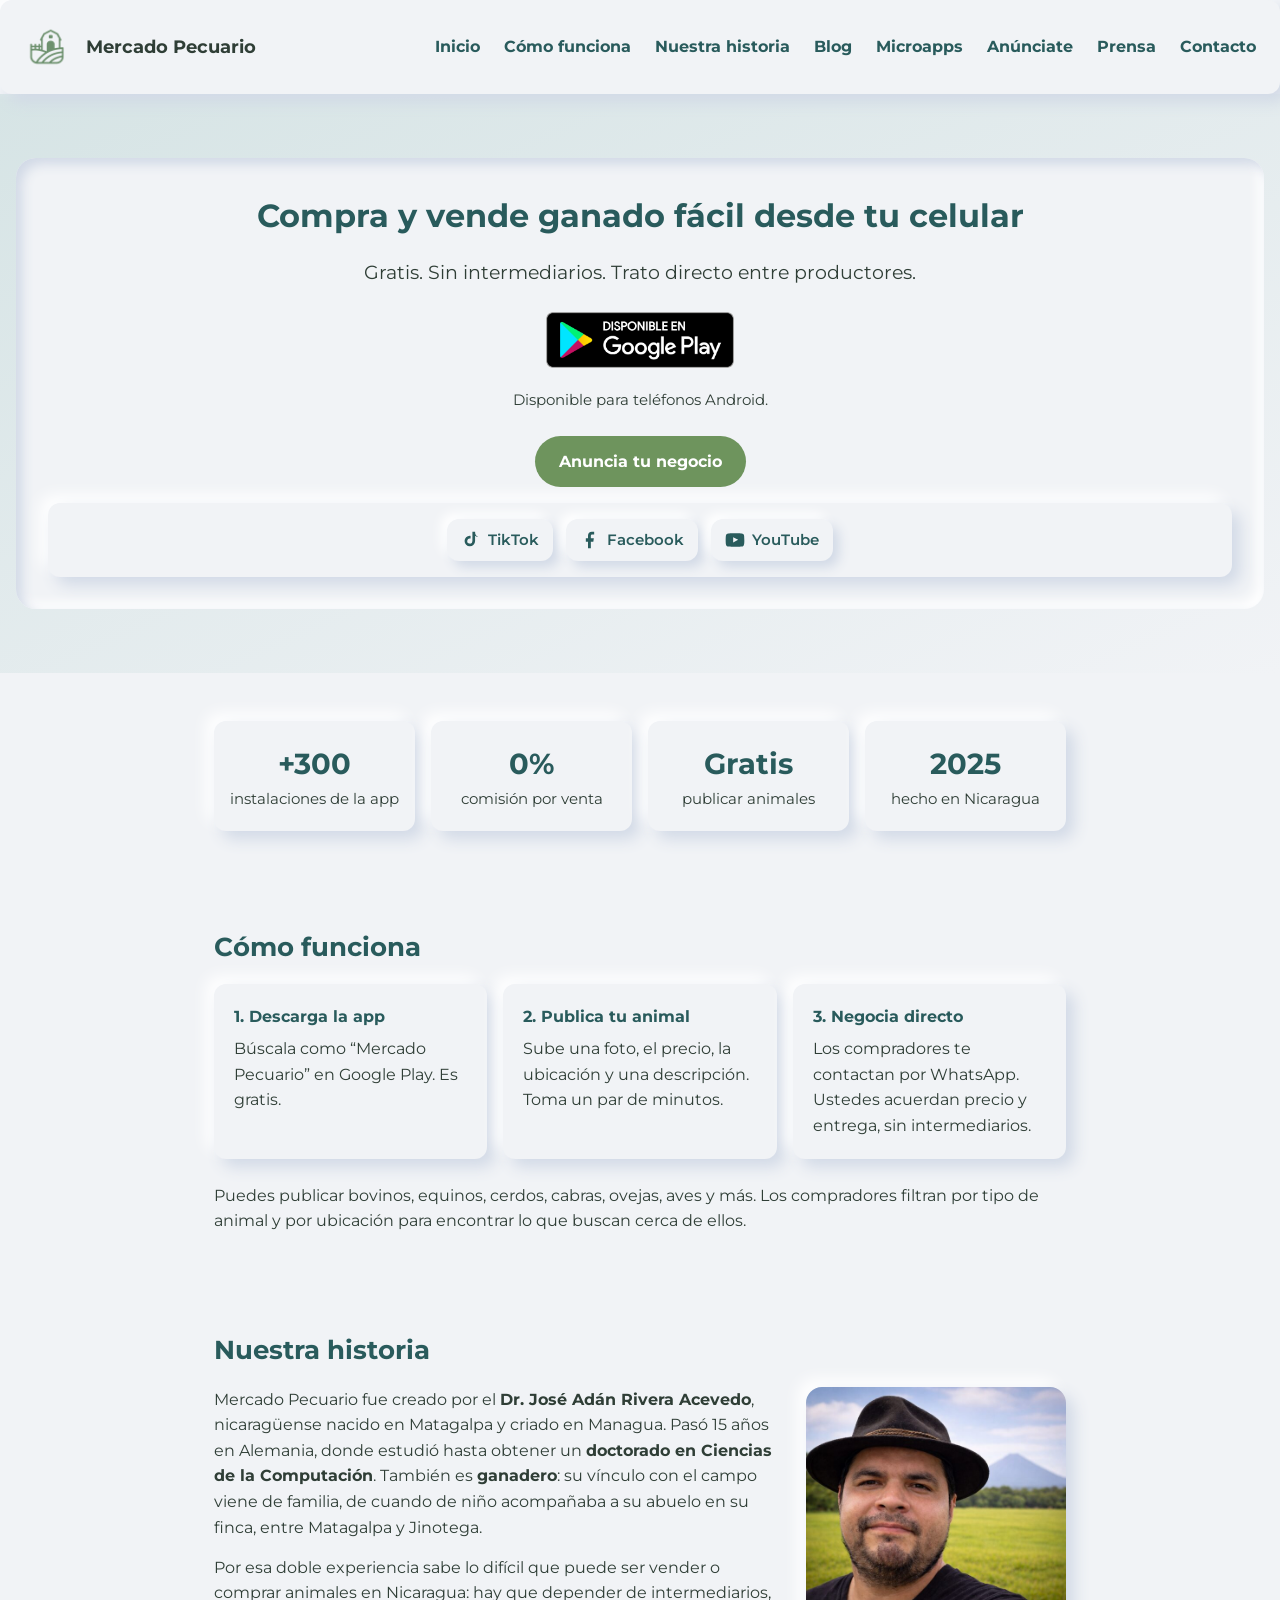
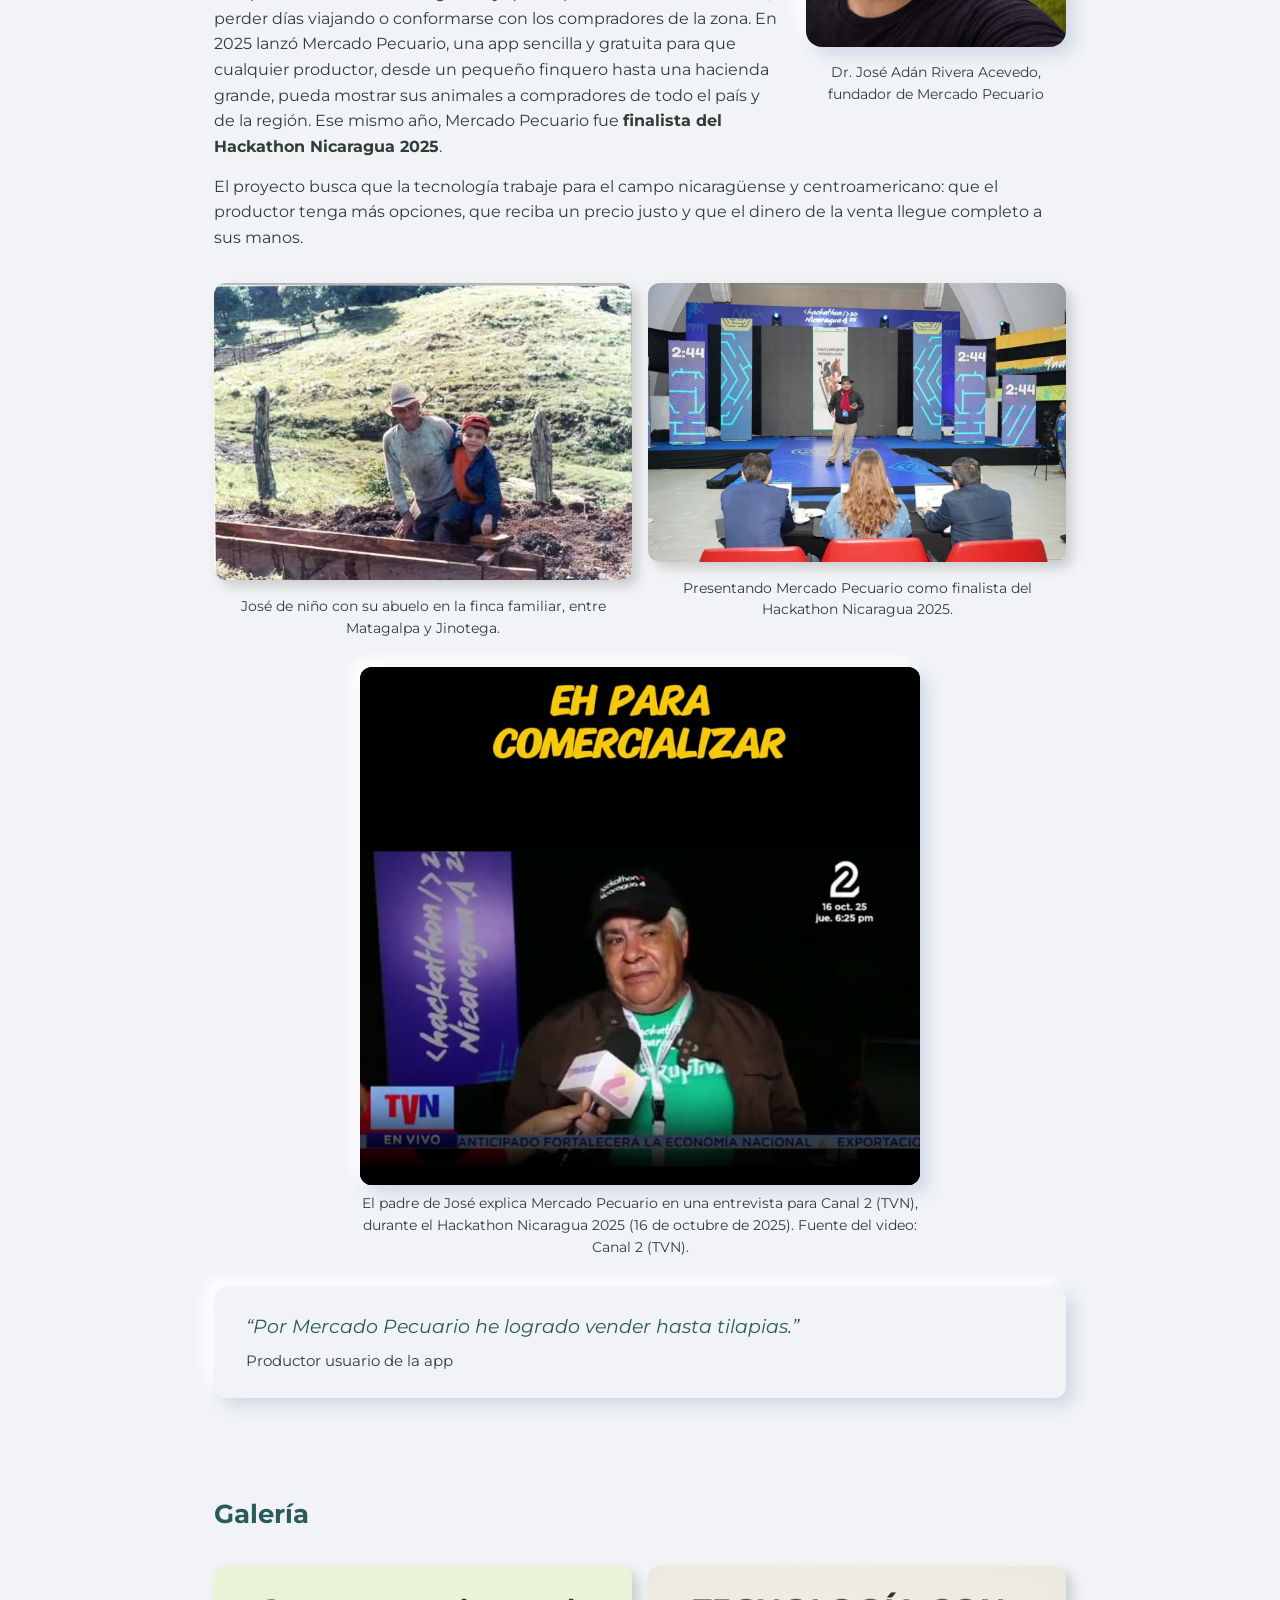
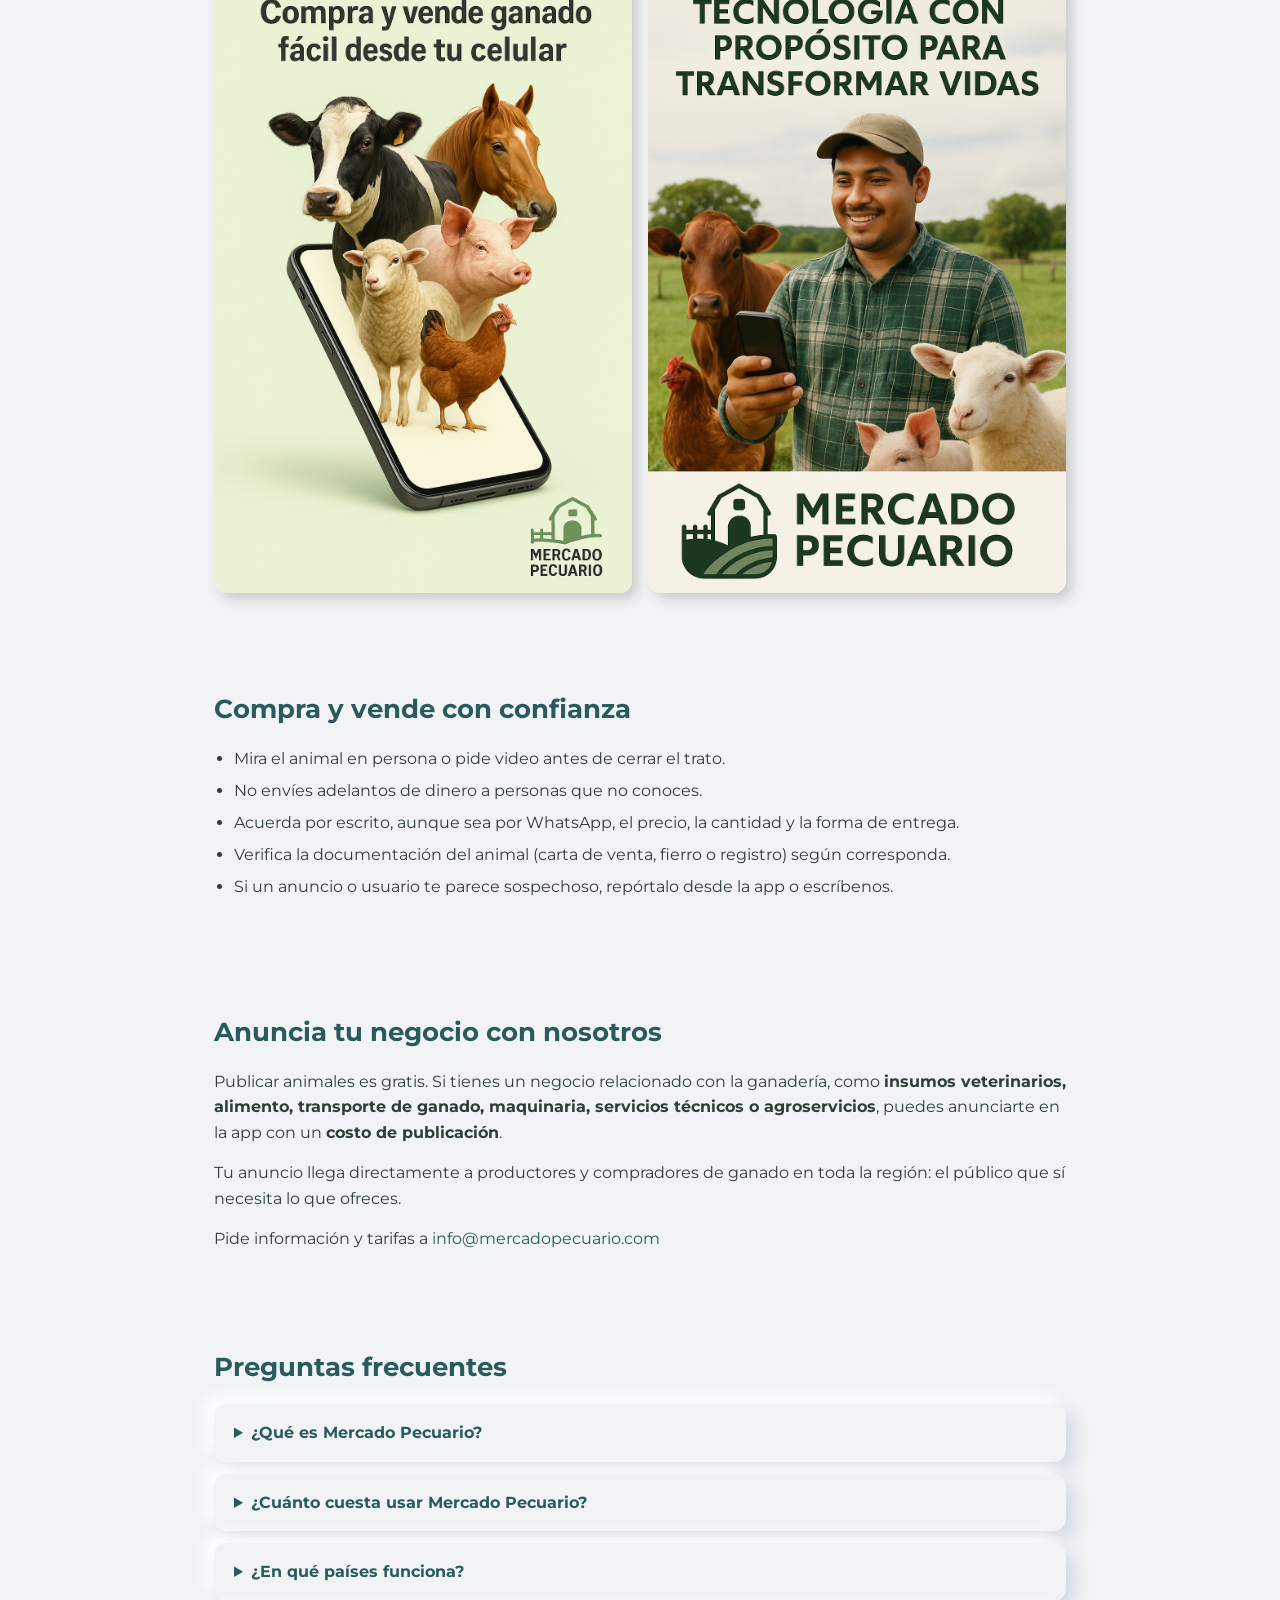
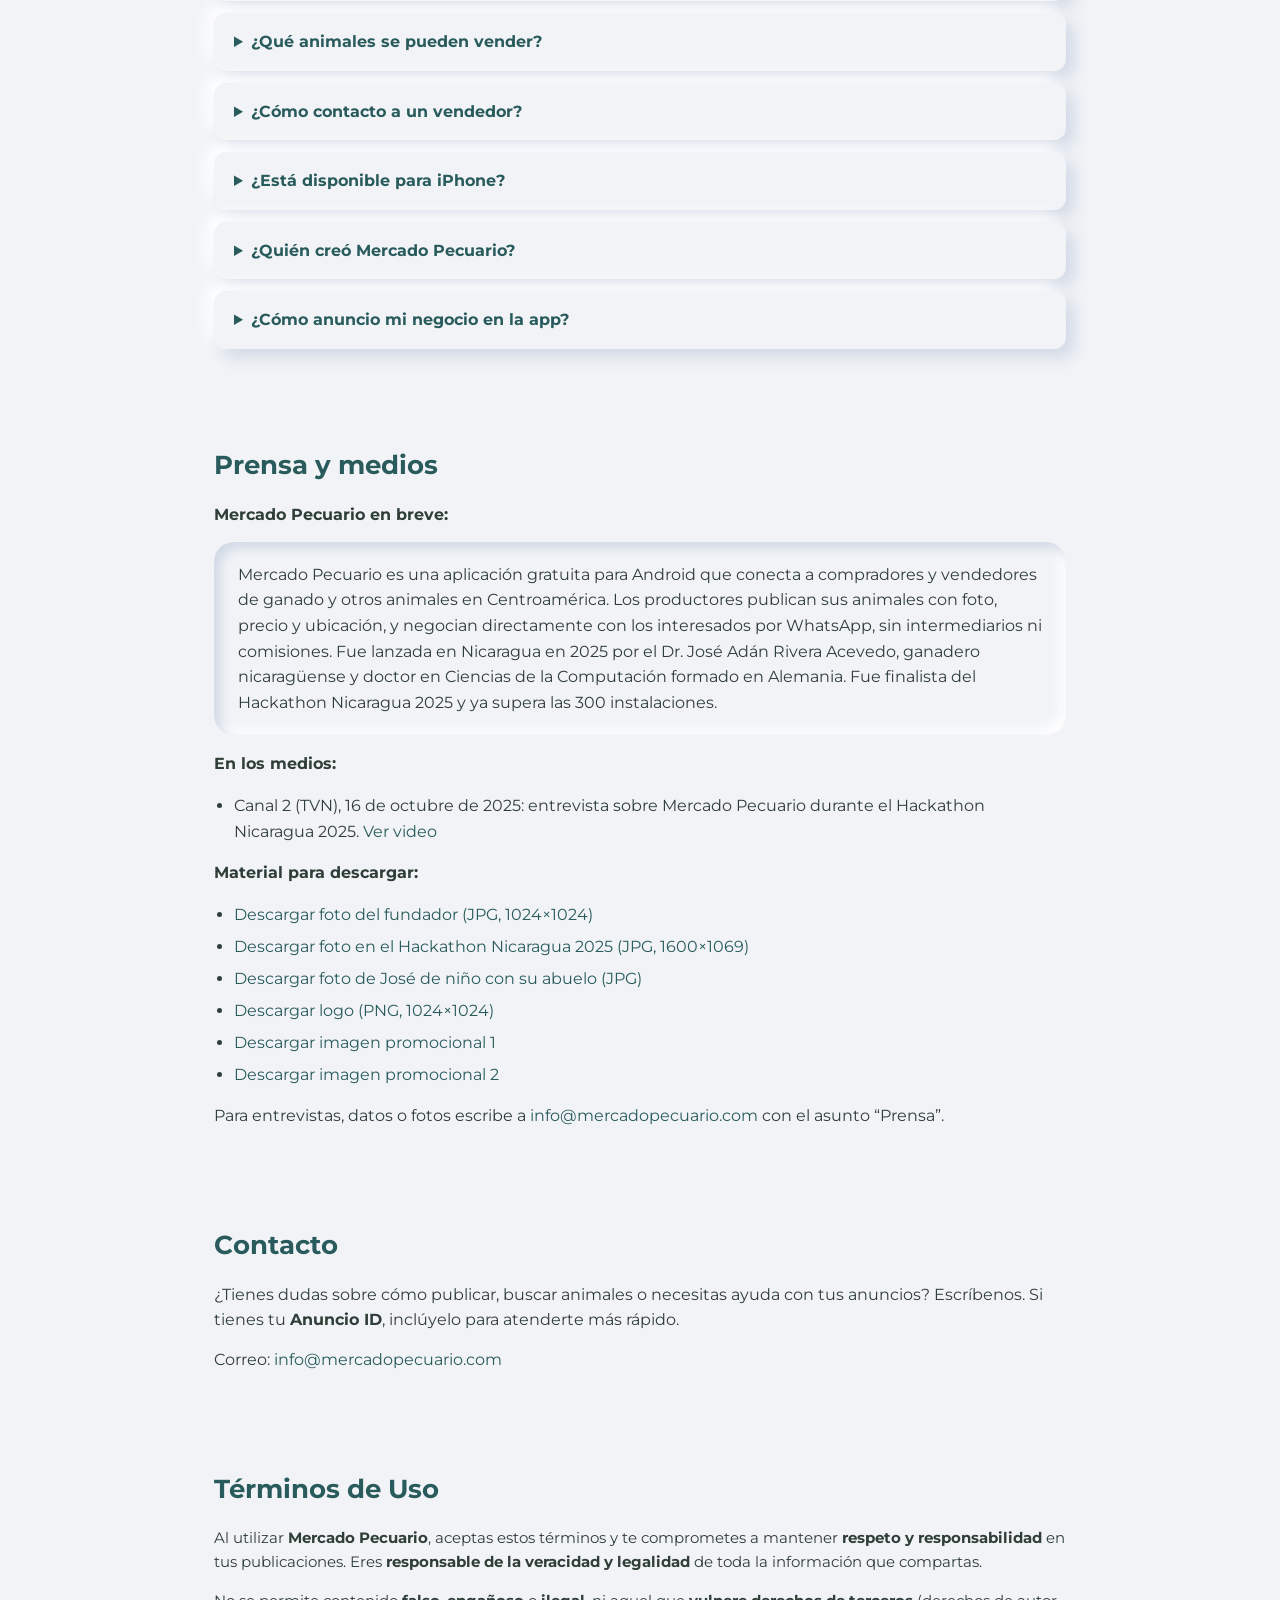
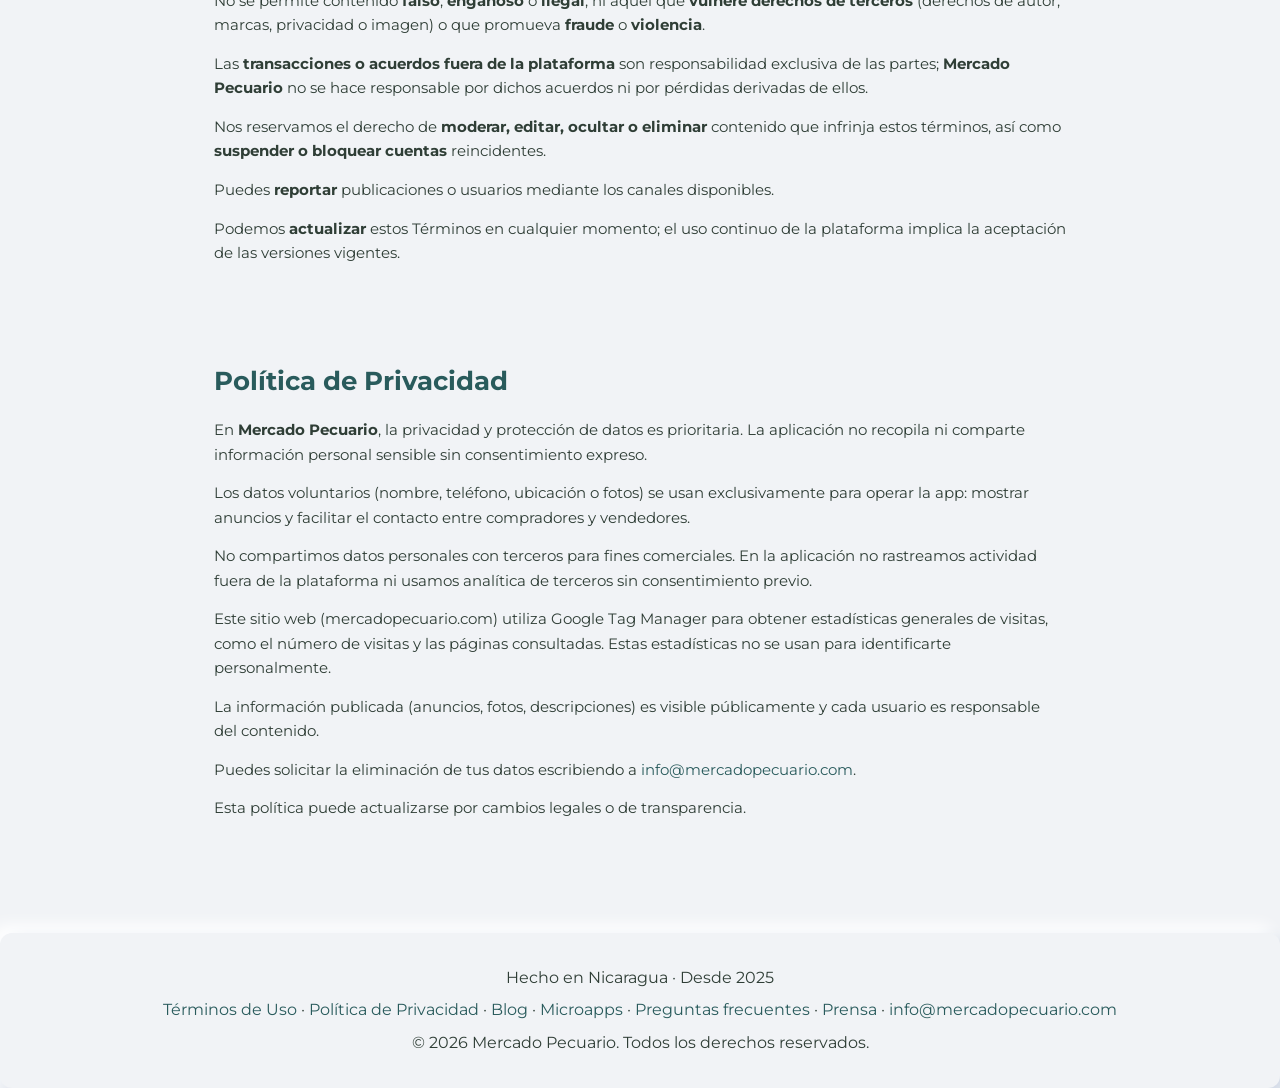
<file: index.html>
<!DOCTYPE html>
<html lang="es">
<head>
  <!-- Google Tag Manager -->
  <script>
  (function(w,d,s,l,i){w[l]=w[l]||[];w[l].push({'gtm.start':
  new Date().getTime(),event:'gtm.js'});var f=d.getElementsByTagName(s)[0],
  j=d.createElement(s),dl=l!='dataLayer'?'&l='+l:'';j.async=true;j.src=
  'https://www.googletagmanager.com/gtm.js?id='+i+dl;f.parentNode.insertBefore(j,f);
  })(window,document,'script','dataLayer','GTM-NP2JBV4L');
  </script>
  <!-- End Google Tag Manager -->

  <meta charset="UTF-8" />
  <meta name="viewport" content="width=device-width, initial-scale=1.0" />
  <title>Mercado Pecuario | Compra y Venta de Animales</title>

  <!-- Canonical -->
  <link rel="canonical" href="https://mercadopecuario.com/" />

  <!-- Favicon -->
  <link rel="icon" href="favicon.ico" type="image/x-icon" />

  <!-- SEO Meta Tags -->
  <meta name="description" content="App gratuita para comprar y vender ganado y animales en Centroamérica, nacida en Nicaragua. Publica tu anuncio y negocia directo con el comprador, sin intermediarios ni comisiones." />
  <meta name="keywords" content="mercado pecuario, compra de ganado centroamérica, compra de ganado nicaragua, ganado, centroamérica, nicaragua, conecta ganaderos, compra venta de animales, app ganadera, agropecuario, tecnología rural" />
  <meta name="author" content="Mercado Pecuario" />
  <meta name="robots" content="index, follow" />
  <meta name="theme-color" content="#295b5c" />

  <!-- Open Graph -->
  <meta property="og:title" content="Mercado Pecuario" />
  <meta property="og:description" content="Compra y vende ganado en Centroamérica directo desde tu celular. Gratis y sin intermediarios." />
  <meta property="og:type" content="website" />
  <meta property="og:url" content="https://mercadopecuario.com/" />
  <meta property="og:image" content="https://mercadopecuario.com/poster1.jpg" />
  <meta property="og:image:width" content="1200" />
  <meta property="og:image:height" content="630" />

  <!-- Twitter Card -->
  <meta name="twitter:card" content="summary_large_image" />
  <meta name="twitter:title" content="Mercado Pecuario" />
  <meta name="twitter:description" content="Compra y vende ganado en Centroamérica directo desde tu celular. Gratis y sin intermediarios." />
  <meta name="twitter:image" content="https://mercadopecuario.com/poster1.jpg" />

  <!-- Structured Data (JSON-LD) -->
  <script type="application/ld+json">
{
  "@context": "https://schema.org",
  "@graph": [
    {
      "@type": "Organization",
      "@id": "https://mercadopecuario.com/#organizacion",
      "name": "Mercado Pecuario",
      "url": "https://mercadopecuario.com/",
      "logo": "https://mercadopecuario.com/logo-mercado-pecuario.png",
      "description": "App gratuita para comprar y vender ganado y otros animales en Centroamérica, nacida en Nicaragua. Los compradores contactan al vendedor por WhatsApp, sin intermediarios ni comisiones.",
      "foundingDate": "2025",
      "foundingLocation": {
        "@type": "Place",
        "name": "Nicaragua"
      },
      "areaServed": [
        "Nicaragua",
        "Centroamérica"
      ],
      "email": "info@mercadopecuario.com",
      "founder": {
        "@id": "https://mercadopecuario.com/#fundador"
      },
      "award": "Finalista del Hackathon Nicaragua 2025",
      "sameAs": [
        "https://play.google.com/store/apps/details?id=com.mercadopecuario",
        "https://www.facebook.com/share/1B9wBxEZxm/",
        "https://www.tiktok.com/@mercado.pecuario",
        "https://www.youtube.com/@MercadoPecuario"
      ]
    },
    {
      "@type": "Person",
      "@id": "https://mercadopecuario.com/#fundador",
      "name": "José Adán Rivera Acevedo",
      "honorificPrefix": "Dr.",
      "jobTitle": "Fundador de Mercado Pecuario",
      "nationality": "Nicaragua",
      "birthPlace": {
        "@type": "Place",
        "name": "Matagalpa, Nicaragua"
      },
      "description": "Ganadero nicaragüense y doctor en Ciencias de la Computación formado en Alemania.",
      "image": "https://mercadopecuario.com/fundador-jose-rivera-hd.jpg",
      "worksFor": {
        "@id": "https://mercadopecuario.com/#organizacion"
      }
    },
    {
      "@type": "WebSite",
      "@id": "https://mercadopecuario.com/#sitio",
      "name": "Mercado Pecuario",
      "url": "https://mercadopecuario.com/",
      "inLanguage": "es",
      "publisher": {
        "@id": "https://mercadopecuario.com/#organizacion"
      }
    },
    {
      "@type": "MobileApplication",
      "name": "Mercado Pecuario",
      "operatingSystem": "Android",
      "applicationCategory": "BusinessApplication",
      "inLanguage": "es",
      "offers": {
        "@type": "Offer",
        "price": "0",
        "priceCurrency": "USD"
      },
      "downloadUrl": "https://play.google.com/store/apps/details?id=com.mercadopecuario",
      "installUrl": "https://play.google.com/store/apps/details?id=com.mercadopecuario",
      "publisher": {
        "@id": "https://mercadopecuario.com/#organizacion"
      },
      "author": {
        "@id": "https://mercadopecuario.com/#fundador"
      }
    },
    {
      "@type": "VideoObject",
      "name": "Entrevista sobre Mercado Pecuario en Canal 2 (TVN) – Hackathon Nicaragua 2025",
      "description": "El padre del fundador explica Mercado Pecuario en una entrevista para Canal 2 (TVN) durante el Hackathon Nicaragua 2025.",
      "uploadDate": "2025-10-16",
      "duration": "PT1M20S",
      "inLanguage": "es",
      "thumbnailUrl": "https://mercadopecuario.com/hackathon-2025-entrevista.jpg",
      "contentUrl": "https://mercadopecuario.com/hackathon-2025-entrevista.mp4",
      "about": {
        "@id": "https://mercadopecuario.com/#organizacion"
      }
    },
    {
      "@type": "FAQPage",
      "@id": "https://mercadopecuario.com/#preguntas",
      "mainEntity": [
        {
          "@type": "Question",
          "name": "¿Qué es Mercado Pecuario?",
          "acceptedAnswer": {
            "@type": "Answer",
            "text": "Mercado Pecuario es una aplicación gratuita para Android donde productores publican ganado y otros animales en venta, y los compradores los contactan directamente por WhatsApp, sin intermediarios ni comisiones."
          }
        },
        {
          "@type": "Question",
          "name": "¿Cuánto cuesta usar Mercado Pecuario?",
          "acceptedAnswer": {
            "@type": "Answer",
            "text": "Publicar y buscar animales es gratis. Mercado Pecuario no cobra comisión por las ventas. Solo tienen costo los anuncios de negocios relacionados, como insumos, transporte o maquinaria."
          }
        },
        {
          "@type": "Question",
          "name": "¿En qué países funciona?",
          "acceptedAnswer": {
            "@type": "Answer",
            "text": "Mercado Pecuario nació en Nicaragua en 2025 y está disponible para productores y compradores de Centroamérica."
          }
        },
        {
          "@type": "Question",
          "name": "¿Qué animales se pueden vender?",
          "acceptedAnswer": {
            "@type": "Answer",
            "text": "Bovinos, equinos, cerdos, cabras, ovejas, aves y otros animales. Algunos usuarios incluso han vendido tilapias."
          }
        },
        {
          "@type": "Question",
          "name": "¿Cómo contacto a un vendedor?",
          "acceptedAnswer": {
            "@type": "Answer",
            "text": "Cada anuncio tiene un botón para escribirle al vendedor por WhatsApp. El precio y la entrega se acuerdan directamente entre comprador y vendedor."
          }
        },
        {
          "@type": "Question",
          "name": "¿Está disponible para iPhone?",
          "acceptedAnswer": {
            "@type": "Answer",
            "text": "Por ahora Mercado Pecuario está disponible solo para teléfonos Android, en Google Play."
          }
        },
        {
          "@type": "Question",
          "name": "¿Quién creó Mercado Pecuario?",
          "acceptedAnswer": {
            "@type": "Answer",
            "text": "La creó el Dr. José Adán Rivera Acevedo, ganadero nicaragüense nacido en Matagalpa y doctor en Ciencias de la Computación formado en Alemania. El proyecto fue finalista del Hackathon Nicaragua 2025."
          }
        },
        {
          "@type": "Question",
          "name": "¿Cómo anuncio mi negocio en la app?",
          "acceptedAnswer": {
            "@type": "Answer",
            "text": "Escribe a info@mercadopecuario.com para recibir información y tarifas de publicidad."
          }
        }
      ]
    }
  ]
}
  </script>

  <!-- Fonts & CSS -->
  <link rel="preconnect" href="https://fonts.gstatic.com" crossorigin />
  <link rel="preconnect" href="https://fonts.googleapis.com" />
  <link href="https://fonts.googleapis.com/css2?family=Montserrat:wght@400;700&display=swap" rel="stylesheet" />
  <link rel="stylesheet" href="styles.css" />

  <!-- Scripts -->
  <script defer src="scripts.js"></script>
</head>

<body>
  <!-- Google Tag Manager (noscript) -->
  <noscript><iframe src="https://www.googletagmanager.com/ns.html?id=GTM-NP2JBV4L"
  height="0" width="0" style="display:none;visibility:hidden"></iframe></noscript>
  <!-- End Google Tag Manager (noscript) -->

  <!-- Skip to content -->
  <a class="skip-link" href="#inicio">Saltar al contenido</a>

  <!-- NAVBAR -->
  <header class="navbar neomorph" role="banner">
    <div class="logo">
      <img src="logo-mercado-pecuario.png" alt="Logo de Mercado Pecuario" class="logo-img" width="62" height="62" decoding="async" />
      <span>Mercado Pecuario</span>
    </div>

    <nav id="nav-menu" aria-label="Principal">
      <ul>
        <li><a href="#inicio">Inicio</a></li>
        <li><a href="#como-funciona">Cómo funciona</a></li>
        <li><a href="#historia">Nuestra historia</a></li>
        <li><a href="/blog/">Blog</a></li>
        <li><a href="/microapps/">Microapps</a></li>
        <li><a href="#anunciar">Anúnciate</a></li>
        <li><a href="#prensa">Prensa</a></li>
        <li><a href="#contacto">Contacto</a></li>
      </ul>
    </nav>

    <button class="menu-toggle" aria-controls="nav-menu" aria-expanded="false" aria-label="Abrir menú">☰</button>
  </header>

  <!-- HERO -->
  <section class="hero" id="inicio">
    <div class="hero-content neomorph-in">
      <h1>Compra y vende ganado fácil desde tu celular</h1>
      <p>Gratis. Sin intermediarios. Trato directo entre productores.</p>

      <div class="store-badge-wrapper">
        <a class="google-play-link"
           href="https://play.google.com/store/apps/details?id=com.mercadopecuario&pli=1"
           target="_blank" rel="noopener noreferrer" aria-label="Abrir en Google Play">
          <img src="google-play-page.png" alt="Disponible en Google Play"
               width="270" height="80" loading="eager" decoding="async" />
        </a>
      </div>
      <p class="hero-note">Disponible para teléfonos Android.</p>

      <a href="#anunciar" class="btn">Anuncia tu negocio</a>

      <!-- Social Bar (debajo del botón) -->
      <div class="social-bar neomorph" aria-label="Redes sociales de Mercado Pecuario" style="margin-top:1rem;">
        <a class="social-link" href="https://www.tiktok.com/@mercado.pecuario" target="_blank" rel="noopener noreferrer" aria-label="TikTok de Mercado Pecuario">
          <!-- TikTok -->
          <svg class="icon" viewBox="0 0 24 24" aria-hidden="true"><path fill="currentColor" d="M21 8.5a6.5 6.5 0 0 1-4.1-1.5v6.3a6.3 6.3 0 1 1-6.3-6.3c.3 0 .6 0 .9.1v3.2a3.1 3.1 0 1 0 2.2 3V2h3.2a6.5 6.5 0 0 0 4.1 6.5Z"/></svg>
          <span>TikTok</span>
        </a>

        <a class="social-link" href="https://www.facebook.com/share/1B9wBxEZxm/" target="_blank" rel="noopener noreferrer" aria-label="Facebook de Mercado Pecuario">
          <!-- Facebook -->
          <svg class="icon" viewBox="0 0 24 24" aria-hidden="true"><path fill="currentColor" d="M13 22v-8h3l.6-4H13V7.2c0-1.1.3-1.8 1.9-1.8H17V2.1C16.6 2 15.5 2 14.2 2 11.5 2 9.6 3.7 9.6 6.8V10H7v4h2.6v8h3.4Z"/></svg>
          <span>Facebook</span>
        </a>

        <a class="social-link" href="https://www.youtube.com/@MercadoPecuario" target="_blank" rel="noopener noreferrer" aria-label="YouTube de Mercado Pecuario">
          <!-- YouTube -->
          <svg class="icon" viewBox="0 0 24 24" aria-hidden="true"><path fill="currentColor" d="M23 7.5s-.2-1.7-.8-2.4c-.8-.9-1.7-.9-2.1-1C17.9 3.8 12 3.8 12 3.8h0s-5.9 0-8.1.3c-.4.1-1.3.1-2.1 1C1.2 5.8 1 7.5 1 7.5S.8 9.5.8 11.6v.8C.8 14.5 1 16.5 1 16.5s.2 1.7.8 2.4c.8.9 1.9.9 2.4 1 1.7.2 7.8.3 7.8.3s5.9 0 8.1-.3c.4-.1 1.3-.1 2.1-1 .6-.7.8-2.4.8-2.4s.2-2 .2-3.1v-.8c0-2.1-.2-4.1-.2-4.1ZM9.8 14.9V8.7l6 3.1-6 3.1Z"/></svg>
          <span>YouTube</span>
        </a>
      </div>
      <!-- /Social Bar -->
    </div>
  </section>

  <!-- CIFRAS -->
  <section class="section" aria-label="Mercado Pecuario en cifras">
    <ul class="stats">
      <li class="stat neomorph"><strong>+300</strong><span>instalaciones de la app</span></li>
      <li class="stat neomorph"><strong>0%</strong><span>comisión por venta</span></li>
      <li class="stat neomorph"><strong>Gratis</strong><span>publicar animales</span></li>
      <li class="stat neomorph"><strong>2025</strong><span>hecho en Nicaragua</span></li>
    </ul>
  </section>

  <!-- CÓMO FUNCIONA -->
  <section class="section" id="como-funciona">
    <h2>Cómo funciona</h2>
    <ol class="steps">
      <li class="neomorph">
        <strong>1. Descarga la app</strong>
        <span>Búscala como “Mercado Pecuario” en Google Play. Es gratis.</span>
      </li>
      <li class="neomorph">
        <strong>2. Publica tu animal</strong>
        <span>Sube una foto, el precio, la ubicación y una descripción. Toma un par de minutos.</span>
      </li>
      <li class="neomorph">
        <strong>3. Negocia directo</strong>
        <span>Los compradores te contactan por WhatsApp. Ustedes acuerdan precio y entrega, sin intermediarios.</span>
      </li>
    </ol>
    <p>
      Puedes publicar bovinos, equinos, cerdos, cabras, ovejas, aves y más. Los compradores filtran por tipo de animal
      y por ubicación para encontrar lo que buscan cerca de ellos.
    </p>
  </section>

  <!-- NUESTRA HISTORIA -->
  <section class="section" id="historia">
    <h2>Nuestra historia</h2>
    <figure class="founder">
      <img src="fundador-jose-rivera.jpg"
           alt="Dr. José Adán Rivera Acevedo, fundador de Mercado Pecuario, con sombrero en un potrero con un volcán al fondo"
           width="600" height="600" loading="lazy" decoding="async" />
      <figcaption>Dr. José Adán Rivera Acevedo, fundador de Mercado Pecuario</figcaption>
    </figure>
    <p>
      Mercado Pecuario fue creado por el <strong>Dr. José Adán Rivera Acevedo</strong>, nicaragüense nacido en Matagalpa y criado en Managua.
      Pasó 15 años en Alemania, donde estudió hasta obtener un <strong>doctorado en Ciencias de la Computación</strong>.
      También es <strong>ganadero</strong>: su vínculo con el campo viene de familia, de cuando de niño acompañaba
      a su abuelo en su finca, entre Matagalpa y Jinotega.
    </p>
    <p>
      Por esa doble experiencia sabe lo difícil que puede ser vender o comprar animales en Nicaragua: hay que depender de intermediarios,
      perder días viajando o conformarse con los compradores de la zona. En 2025 lanzó Mercado Pecuario, una app sencilla
      y gratuita para que cualquier productor, desde un pequeño finquero hasta una hacienda grande, pueda mostrar sus animales
      a compradores de todo el país y de la región. Ese mismo año, Mercado Pecuario fue <strong>finalista del Hackathon Nicaragua 2025</strong>.
    </p>
    <p>
      El proyecto busca que la tecnología trabaje para el campo nicaragüense y centroamericano: que el productor tenga más opciones,
      que reciba un precio justo y que el dinero de la venta llegue completo a sus manos.
    </p>

    <div class="image-grid story-photos">
      <figure>
        <img src="historia-abuelo.jpg"
             alt="José Adán Rivera Acevedo de niño junto a su abuelo, ambos en el campo junto a una cerca, con un potrero de fondo"
             width="604" height="430" loading="lazy" decoding="async" />
        <figcaption>José de niño con su abuelo en la finca familiar, entre Matagalpa y Jinotega.</figcaption>
      </figure>
      <figure>
        <img src="hackathon-2025.jpg"
             alt="Dr. José Adán Rivera Acevedo presentando Mercado Pecuario en el escenario del Hackathon Nicaragua 2025 frente al jurado"
             width="1200" height="802" loading="lazy" decoding="async" />
        <figcaption>Presentando Mercado Pecuario como finalista del Hackathon Nicaragua 2025.</figcaption>
      </figure>
    </div>

    <figure class="story-video" id="video">
      <video controls preload="none" playsinline
             poster="hackathon-2025-entrevista.jpg"
             width="720" height="666">
        <source src="hackathon-2025-entrevista.mp4" type="video/mp4" />
        Tu navegador no puede reproducir este video.
        <a href="hackathon-2025-entrevista.mp4">Descárgalo aquí</a>.
      </video>
      <figcaption>
        El padre de José explica Mercado Pecuario en una entrevista para Canal 2 (TVN), durante el
        Hackathon Nicaragua 2025 (16 de octubre de 2025). Fuente del video: Canal 2 (TVN).
      </figcaption>
    </figure>

    <blockquote class="quote neomorph">
      <p>“Por Mercado Pecuario he logrado vender hasta tilapias.”</p>
      <footer>Productor usuario de la app</footer>
    </blockquote>
  </section>

  <!-- GALERÍA -->
  <section class="section gallery" aria-labelledby="galeria-title">
    <h2 id="galeria-title">Galería</h2>
    <div class="image-grid">
      <img src="poster1.jpg" alt="Póster: Compra y vende ganado fácil desde tu celular, con vaca, caballo, cerdo, oveja y gallina saliendo de un teléfono"
           width="800" height="600" loading="lazy" decoding="async" />
      <img src="poster2.jpg" alt="Póster: productor sonriente con su celular en el campo, rodeado de sus animales, junto al logo de Mercado Pecuario"
           width="800" height="600" loading="lazy" decoding="async" />
    </div>
  </section>

  <!-- CONSEJOS DE SEGURIDAD -->
  <section class="section" id="seguridad">
    <h2>Compra y vende con confianza</h2>
    <ul class="tips">
      <li>Mira el animal en persona o pide video antes de cerrar el trato.</li>
      <li>No envíes adelantos de dinero a personas que no conoces.</li>
      <li>Acuerda por escrito, aunque sea por WhatsApp, el precio, la cantidad y la forma de entrega.</li>
      <li>Verifica la documentación del animal (carta de venta, fierro o registro) según corresponda.</li>
      <li>Si un anuncio o usuario te parece sospechoso, repórtalo desde la app o escríbenos.</li>
    </ul>
  </section>

  <!-- ANÚNCIATE -->
  <section class="section" id="anunciar">
    <h2>Anuncia tu negocio con nosotros</h2>
    <p>
      Publicar animales es gratis. Si tienes un negocio relacionado con la ganadería, como <strong>insumos veterinarios,
      alimento, transporte de ganado, maquinaria, servicios técnicos o agroservicios</strong>, puedes anunciarte en la app
      con un <strong>costo de publicación</strong>.
    </p>
    <p>
      Tu anuncio llega directamente a productores y compradores de ganado en toda la región: el público que sí necesita lo que ofreces.
    </p>
    <p>Pide información y tarifas a
      <a href="mailto:info@mercadopecuario.com?subject=Quiero%20anunciarme">info@mercadopecuario.com</a>
    </p>
  </section>

  <!-- PREGUNTAS FRECUENTES -->
  <section class="section" id="preguntas">
    <h2>Preguntas frecuentes</h2>
    <div class="faq">
      <details class="faq-item neomorph">
        <summary>¿Qué es Mercado Pecuario?</summary>
        <p>Mercado Pecuario es una aplicación gratuita para Android donde productores publican ganado y otros animales en venta, y los compradores los contactan directamente por WhatsApp, sin intermediarios ni comisiones.</p>
      </details>
      <details class="faq-item neomorph">
        <summary>¿Cuánto cuesta usar Mercado Pecuario?</summary>
        <p>Publicar y buscar animales es gratis. Mercado Pecuario no cobra comisión por las ventas. Solo tienen costo los anuncios de negocios relacionados, como insumos, transporte o maquinaria.</p>
      </details>
      <details class="faq-item neomorph">
        <summary>¿En qué países funciona?</summary>
        <p>Mercado Pecuario nació en Nicaragua en 2025 y está disponible para productores y compradores de Centroamérica.</p>
      </details>
      <details class="faq-item neomorph">
        <summary>¿Qué animales se pueden vender?</summary>
        <p>Bovinos, equinos, cerdos, cabras, ovejas, aves y otros animales. Algunos usuarios incluso han vendido tilapias.</p>
      </details>
      <details class="faq-item neomorph">
        <summary>¿Cómo contacto a un vendedor?</summary>
        <p>Cada anuncio tiene un botón para escribirle al vendedor por WhatsApp. El precio y la entrega se acuerdan directamente entre comprador y vendedor.</p>
      </details>
      <details class="faq-item neomorph">
        <summary>¿Está disponible para iPhone?</summary>
        <p>Por ahora Mercado Pecuario está disponible solo para teléfonos Android, en Google Play.</p>
      </details>
      <details class="faq-item neomorph">
        <summary>¿Quién creó Mercado Pecuario?</summary>
        <p>La creó el Dr. José Adán Rivera Acevedo, ganadero nicaragüense nacido en Matagalpa y doctor en Ciencias de la Computación formado en Alemania. El proyecto fue finalista del Hackathon Nicaragua 2025.</p>
      </details>
      <details class="faq-item neomorph">
        <summary>¿Cómo anuncio mi negocio en la app?</summary>
        <p>Escribe a info@mercadopecuario.com para recibir información y tarifas de publicidad.</p>
      </details>
    </div>
  </section>

  <!-- PRENSA -->
  <section class="section" id="prensa">
    <h2>Prensa y medios</h2>
    <p><strong>Mercado Pecuario en breve:</strong></p>
    <p class="press-blurb neomorph-in">
      Mercado Pecuario es una aplicación gratuita para Android que conecta a compradores y vendedores de ganado y otros animales
      en Centroamérica. Los productores publican sus animales con foto, precio y ubicación, y negocian directamente con los
      interesados por WhatsApp, sin intermediarios ni comisiones. Fue lanzada en Nicaragua en 2025 por el Dr. José Adán Rivera Acevedo, ganadero nicaragüense
      y doctor en Ciencias de la Computación formado en Alemania. Fue finalista del Hackathon Nicaragua 2025 y ya supera
      las 300 instalaciones.
    </p>
    <p><strong>En los medios:</strong></p>
    <ul class="tips">
      <li>
        Canal 2 (TVN), 16 de octubre de 2025: entrevista sobre Mercado Pecuario durante el Hackathon Nicaragua 2025.
        <a href="#video">Ver video</a>
      </li>
    </ul>
    <p><strong>Material para descargar:</strong></p>
    <ul class="tips">
      <li><a href="fundador-jose-rivera-hd.jpg" download>Descargar foto del fundador (JPG, 1024×1024)</a></li>
      <li><a href="hackathon-2025-hd.jpg" download>Descargar foto en el Hackathon Nicaragua 2025 (JPG, 1600×1069)</a></li>
      <li><a href="historia-abuelo.jpg" download>Descargar foto de José de niño con su abuelo (JPG)</a></li>
      <li><a href="logo-mercado-pecuario.png" download>Descargar logo (PNG, 1024×1024)</a></li>
      <li><a href="poster1.jpg" download>Descargar imagen promocional 1</a></li>
      <li><a href="poster2.jpg" download>Descargar imagen promocional 2</a></li>
    </ul>
    <p>
      Para entrevistas, datos o fotos escribe a
      <a href="mailto:info@mercadopecuario.com?subject=Prensa">info@mercadopecuario.com</a>
      con el asunto “Prensa”.
    </p>
  </section>

  <!-- CONTACTO -->
  <section class="section" id="contacto">
    <h2>Contacto</h2>
    <p>¿Tienes dudas sobre cómo publicar, buscar animales o necesitas ayuda con tus anuncios? Escríbenos.
       Si tienes tu <strong>Anuncio ID</strong>, inclúyelo para atenderte más rápido.</p>
    <p>Correo:
      <a href="mailto:info@mercadopecuario.com">info@mercadopecuario.com</a>
    </p>
  </section>

  <!-- TÉRMINOS -->
  <section class="section legal" id="terminos">
    <h2>Términos de Uso</h2>
    <p>
      Al utilizar <strong>Mercado Pecuario</strong>, aceptas estos términos y te comprometes a mantener
      <strong>respeto y responsabilidad</strong> en tus publicaciones. Eres <strong>responsable de la veracidad y legalidad</strong>
      de toda la información que compartas.
    </p>
    <p>
      No se permite contenido <strong>falso</strong>, <strong>engañoso</strong> o <strong>ilegal</strong>, ni aquel que
      <strong>vulnere derechos de terceros</strong> (derechos de autor, marcas, privacidad o imagen) o que promueva
      <strong>fraude</strong> o <strong>violencia</strong>.
    </p>
    <p>
      Las <strong>transacciones o acuerdos fuera de la plataforma</strong> son responsabilidad exclusiva de las partes;
      <strong>Mercado Pecuario</strong> no se hace responsable por dichos acuerdos ni por pérdidas derivadas de ellos.
    </p>
    <p>
      Nos reservamos el derecho de <strong>moderar, editar, ocultar o eliminar</strong> contenido que infrinja estos términos,
      así como <strong>suspender o bloquear cuentas</strong> reincidentes.
    </p>
    <p>
      Puedes <strong>reportar</strong> publicaciones o usuarios mediante los canales disponibles.
    </p>
    <p>
      Podemos <strong>actualizar</strong> estos Términos en cualquier momento; el uso continuo de la plataforma implica la
      aceptación de las versiones vigentes.
    </p>
  </section>

  <!-- POLÍTICA DE INFORMACIÓN -->
  <section class="section legal" id="politica">
    <h2>Política de Privacidad</h2>
    <p>
      En <strong>Mercado Pecuario</strong>, la privacidad y protección de datos es prioritaria. La aplicación no recopila ni comparte
      información personal sensible sin consentimiento expreso.
    </p>
    <p>
      Los datos voluntarios (nombre, teléfono, ubicación o fotos) se usan exclusivamente para operar la app:
      mostrar anuncios y facilitar el contacto entre compradores y vendedores.
    </p>
    <p>
      No compartimos datos personales con terceros para fines comerciales. En la aplicación no rastreamos actividad fuera de la
      plataforma ni usamos analítica de terceros sin consentimiento previo.
    </p>
    <p>
      Este sitio web (mercadopecuario.com) utiliza Google Tag Manager para obtener estadísticas generales de visitas, como el número
      de visitas y las páginas consultadas. Estas estadísticas no se usan para identificarte personalmente.
    </p>
    <p>
      La información publicada (anuncios, fotos, descripciones) es visible públicamente y cada usuario es responsable del contenido.
    </p>
    <p>
      Puedes solicitar la eliminación de tus datos escribiendo a
      <a href="mailto:info@mercadopecuario.com">info@mercadopecuario.com</a>.
    </p>
    <p>
      Esta política puede actualizarse por cambios legales o de transparencia.
    </p>
  </section>

  <!-- FOOTER -->
  <footer class="footer neomorph" role="contentinfo">
    <p>Hecho en Nicaragua · Desde 2025</p>
    <p class="footer-links">
      <a href="#terminos">Términos de Uso</a> ·
      <a href="#politica">Política de Privacidad</a> ·
      <a href="/blog/">Blog</a> ·
      <a href="/microapps/">Microapps</a> ·
      <a href="#preguntas">Preguntas frecuentes</a> ·
      <a href="#prensa">Prensa</a> ·
      <a href="mailto:info@mercadopecuario.com">info@mercadopecuario.com</a>
    </p>
    <p>&copy; 2026 Mercado Pecuario. Todos los derechos reservados.</p>
  </footer>
</body>
</html>
</file>
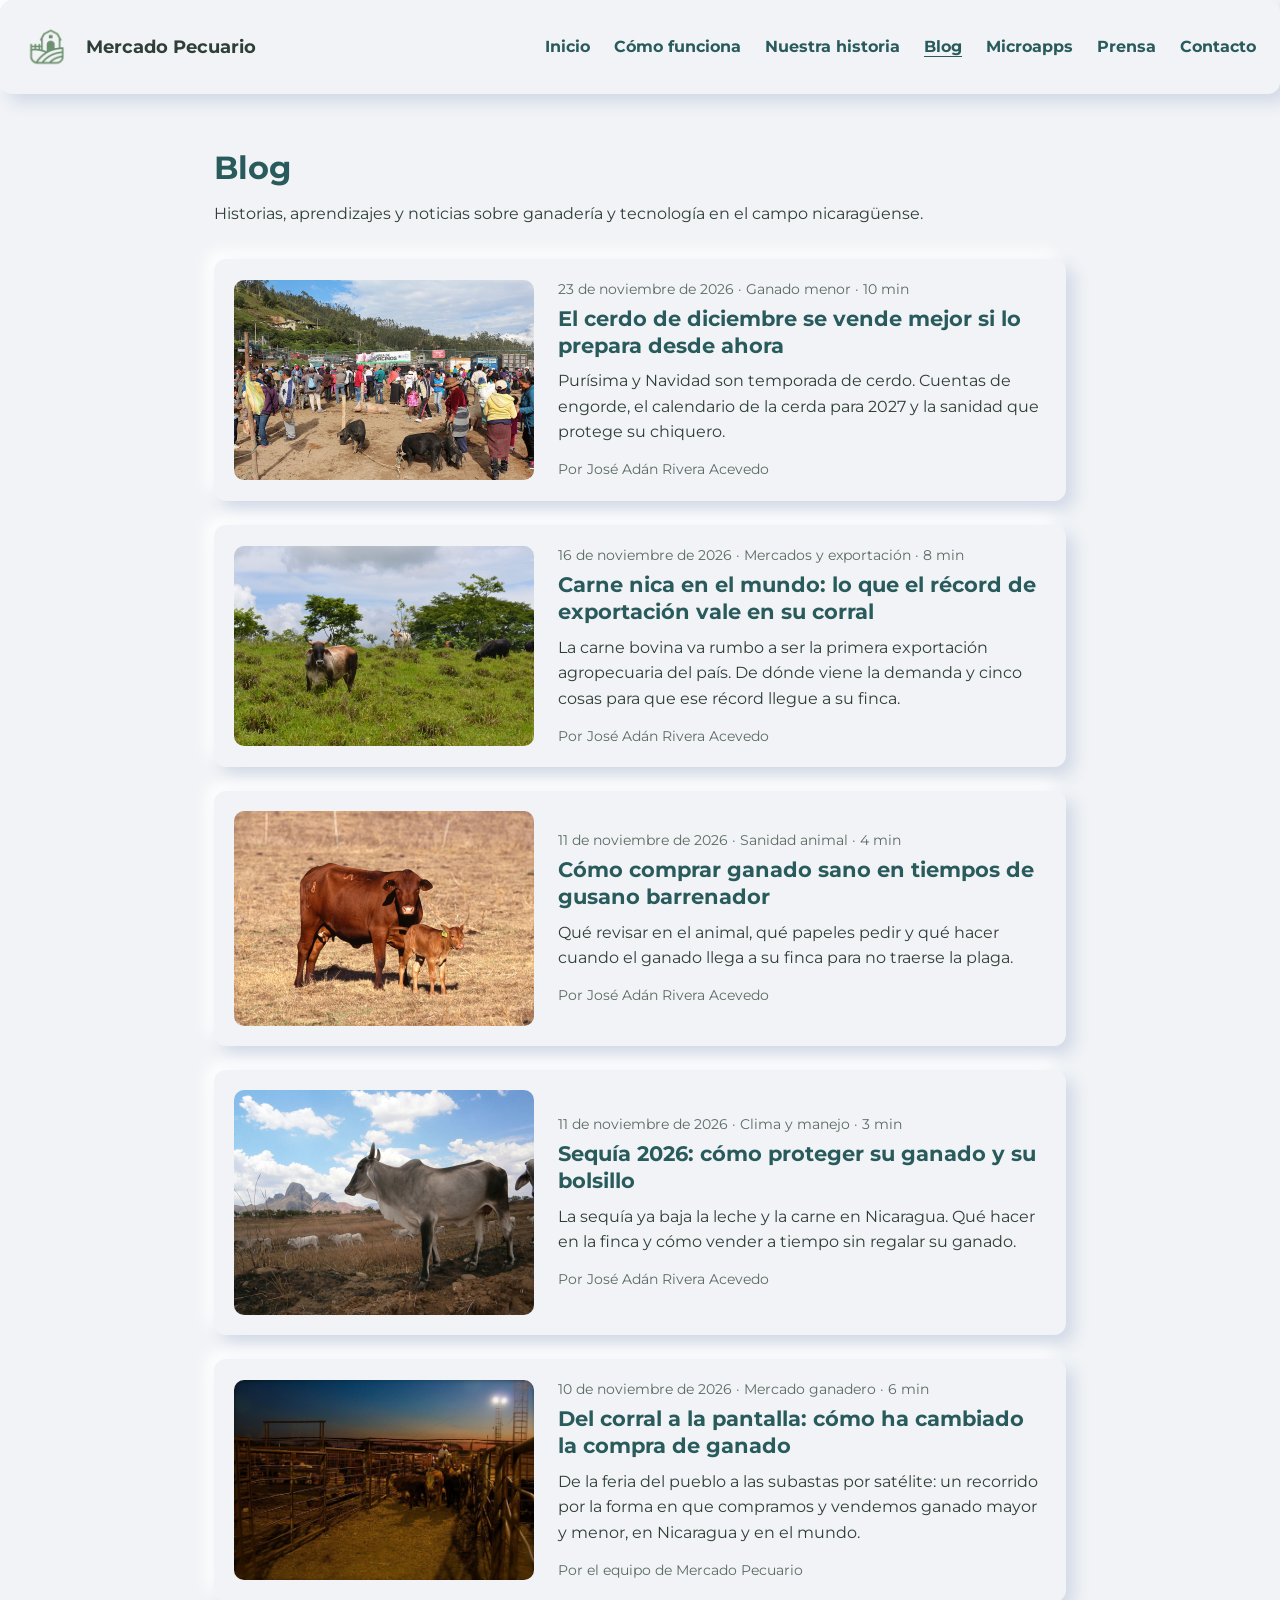
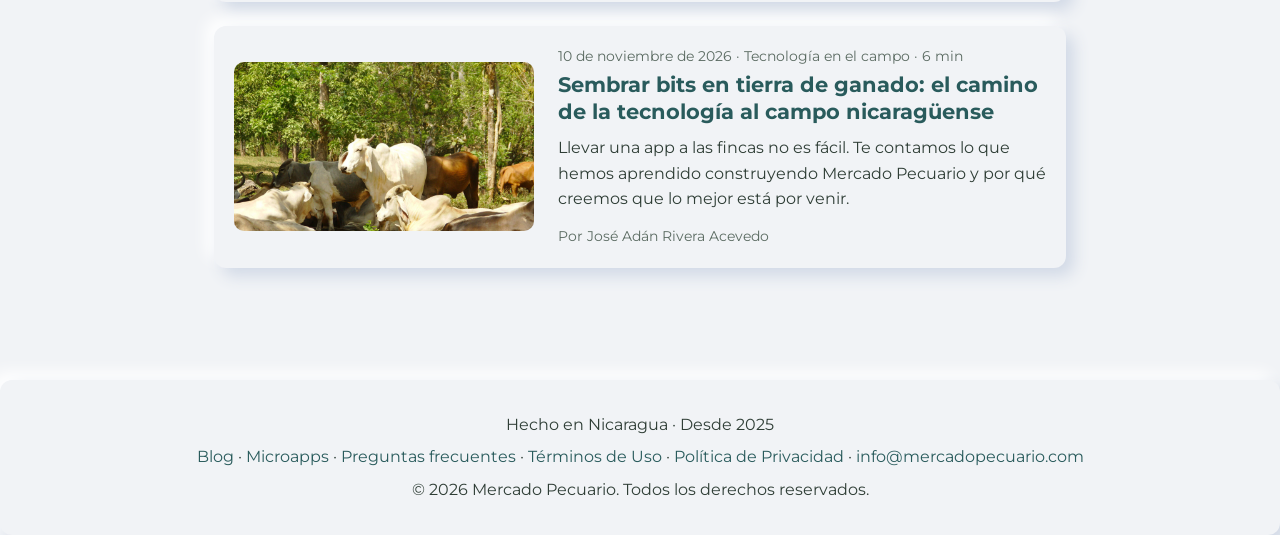
<file: blog/index.html>
<!DOCTYPE html>
<html lang="es">
<head>
  <!-- Google Tag Manager -->
  <script>
  (function(w,d,s,l,i){w[l]=w[l]||[];w[l].push({'gtm.start':
  new Date().getTime(),event:'gtm.js'});var f=d.getElementsByTagName(s)[0],
  j=d.createElement(s),dl=l!='dataLayer'?'&l='+l:'';j.async=true;j.src=
  'https://www.googletagmanager.com/gtm.js?id='+i+dl;f.parentNode.insertBefore(j,f);
  })(window,document,'script','dataLayer','GTM-NP2JBV4L');
  </script>
  <!-- End Google Tag Manager -->

  <meta charset="UTF-8" />
  <meta name="viewport" content="width=device-width, initial-scale=1.0" />
  <title>Blog | Mercado Pecuario</title>

  <link rel="canonical" href="https://mercadopecuario.com/blog/" />
  <link rel="icon" href="/favicon.ico" type="image/x-icon" />

  <meta name="description" content="Blog de Mercado Pecuario: historias, aprendizajes y noticias sobre ganadería y tecnología en el campo de Nicaragua y Centroamérica." />
  <meta name="robots" content="index, follow" />
  <meta name="theme-color" content="#295b5c" />

  <meta property="og:type" content="website" />
  <meta property="og:title" content="Blog de Mercado Pecuario" />
  <meta property="og:description" content="Historias y aprendizajes sobre ganadería y tecnología en el campo." />
  <meta property="og:url" content="https://mercadopecuario.com/blog/" />
  <meta property="og:image" content="https://mercadopecuario.com/blog/img/ganado-cebu.jpg" />

  <script type="application/ld+json">
  {
    "@context": "https://schema.org",
    "@type": "Blog",
    "name": "Blog de Mercado Pecuario",
    "url": "https://mercadopecuario.com/blog/",
    "inLanguage": "es",
    "publisher": {"@id": "https://mercadopecuario.com/#organizacion", "@type": "Organization", "name": "Mercado Pecuario"},
    "blogPost": [
      {
        "@type": "BlogPosting",
        "headline": "El cerdo de diciembre se vende mejor si lo prepara desde ahora",
        "url": "https://mercadopecuario.com/blog/cerdos-diciembre-vender-mejor/",
        "datePublished": "2026-11-23",
        "author": {"@type": "Person", "name": "José Adán Rivera Acevedo"}
      },
      {
        "@type": "BlogPosting",
        "headline": "Carne nica en el mundo: lo que el récord de exportación vale en su corral",
        "url": "https://mercadopecuario.com/blog/exportacion-carne-bovina-2026-precio-finca/",
        "datePublished": "2026-11-16",
        "author": {"@type": "Person", "name": "José Adán Rivera Acevedo"}
      },
      {
        "@type": "BlogPosting",
        "headline": "Cómo comprar ganado sano en tiempos de gusano barrenador",
        "url": "https://mercadopecuario.com/blog/comprar-ganado-sano-gusano-barrenador/",
        "datePublished": "2026-11-11",
        "author": {"@type": "Person", "name": "José Adán Rivera Acevedo"}
      },
      {
        "@type": "BlogPosting",
        "headline": "Sequía 2026: cómo proteger su ganado y su bolsillo",
        "url": "https://mercadopecuario.com/blog/sequia-2026-proteger-ganado/",
        "datePublished": "2026-11-11",
        "author": {"@type": "Person", "name": "José Adán Rivera Acevedo"}
      },
      {
        "@type": "BlogPosting",
        "headline": "Del corral a la pantalla: cómo ha cambiado la compra de ganado",
        "url": "https://mercadopecuario.com/blog/evolucion-compra-ganado/",
        "datePublished": "2026-11-10",
        "author": {"@type": "Organization", "name": "Mercado Pecuario"}
      },
      {
        "@type": "BlogPosting",
        "headline": "Sembrar bits en tierra de ganado: el camino de la tecnología al campo nicaragüense",
        "url": "https://mercadopecuario.com/blog/tecnologia-campo-nicaragua/",
        "datePublished": "2026-11-10",
        "author": {"@type": "Person", "name": "José Adán Rivera Acevedo"}
      }
    ]
  }
  </script>

  <link rel="preconnect" href="https://fonts.gstatic.com" crossorigin />
  <link rel="preconnect" href="https://fonts.googleapis.com" />
  <link href="https://fonts.googleapis.com/css2?family=Montserrat:wght@400;700&display=swap" rel="stylesheet" />
  <link rel="stylesheet" href="/styles.css" />
  <script defer src="/scripts.js"></script>
</head>

<body>
  <noscript><iframe src="https://www.googletagmanager.com/ns.html?id=GTM-NP2JBV4L"
  height="0" width="0" style="display:none;visibility:hidden"></iframe></noscript>

  <a class="skip-link" href="#blog">Saltar al contenido</a>

  <header class="navbar neomorph" role="banner">
    <a class="logo" href="/">
      <img src="/logo-mercado-pecuario.png" alt="Logo de Mercado Pecuario" class="logo-img" width="62" height="62" decoding="async" />
      <span>Mercado Pecuario</span>
    </a>
    <nav id="nav-menu" aria-label="Principal">
      <ul>
        <li><a href="/">Inicio</a></li>
        <li><a href="/#como-funciona">Cómo funciona</a></li>
        <li><a href="/#historia">Nuestra historia</a></li>
        <li><a href="/blog/" aria-current="page">Blog</a></li>
        <li><a href="/microapps/">Microapps</a></li>
        <li><a href="/#prensa">Prensa</a></li>
        <li><a href="/#contacto">Contacto</a></li>
      </ul>
    </nav>
    <button class="menu-toggle" aria-controls="nav-menu" aria-expanded="false" aria-label="Abrir menú">☰</button>
  </header>

  <main class="section" id="blog">
    <h1 class="blog-title">Blog</h1>
    <p class="blog-intro">
      Historias, aprendizajes y noticias sobre ganadería y tecnología en el campo nicaragüense.
    </p>

    <div class="post-list">
      <article class="post-card neomorph">
        <a class="post-card-img" href="/blog/cerdos-diciembre-vender-mejor/" tabindex="-1" aria-hidden="true">
          <img src="/blog/img/mercado-cerdos-otavalo.jpg" alt="" width="1200" height="800" loading="lazy" />
        </a>
        <div class="post-card-body">
          <p class="post-card-meta">
            <time datetime="2026-11-23">23 de noviembre de 2026</time> · Ganado menor · 10 min
          </p>
          <h2><a href="/blog/cerdos-diciembre-vender-mejor/">El cerdo de diciembre se vende mejor si lo prepara desde ahora</a></h2>
          <p>
            Purísima y Navidad son temporada de cerdo. Cuentas de engorde, el calendario de la cerda para 2027 y la
            sanidad que protege su chiquero.
          </p>
          <p class="post-card-author">Por José Adán Rivera Acevedo</p>
        </div>
      </article>
      <article class="post-card neomorph">
        <a class="post-card-img" href="/blog/exportacion-carne-bovina-2026-precio-finca/" tabindex="-1" aria-hidden="true">
          <img src="/blog/img/vacas-ladera-sur-nicaragua.jpg" alt="" width="1200" height="800" loading="lazy" />
        </a>
        <div class="post-card-body">
          <p class="post-card-meta">
            <time datetime="2026-11-16">16 de noviembre de 2026</time> · Mercados y exportación · 8 min
          </p>
          <h2><a href="/blog/exportacion-carne-bovina-2026-precio-finca/">Carne nica en el mundo: lo que el récord de exportación vale en su corral</a></h2>
          <p>
            La carne bovina va rumbo a ser la primera exportación agropecuaria del país. De dónde viene la demanda y
            cinco cosas para que ese récord llegue a su finca.
          </p>
          <p class="post-card-author">Por José Adán Rivera Acevedo</p>
        </div>
      </article>
      <article class="post-card neomorph">
        <a class="post-card-img" href="/blog/comprar-ganado-sano-gusano-barrenador/" tabindex="-1" aria-hidden="true">
          <img src="/blog/img/vaca-ternero-tropical.jpg" alt="" width="1200" height="859" loading="lazy" />
        </a>
        <div class="post-card-body">
          <p class="post-card-meta">
            <time datetime="2026-11-11">11 de noviembre de 2026</time> · Sanidad animal · 4 min
          </p>
          <h2><a href="/blog/comprar-ganado-sano-gusano-barrenador/">Cómo comprar ganado sano en tiempos de gusano barrenador</a></h2>
          <p>
            Qué revisar en el animal, qué papeles pedir y qué hacer cuando el ganado llega a su finca
            para no traerse la plaga.
          </p>
          <p class="post-card-author">Por José Adán Rivera Acevedo</p>
        </div>
      </article>
      <article class="post-card neomorph">
        <a class="post-card-img" href="/blog/sequia-2026-proteger-ganado/" tabindex="-1" aria-hidden="true">
          <img src="/blog/img/arreo-sequia-guarico.jpg" alt="" width="1200" height="900" loading="lazy" />
        </a>
        <div class="post-card-body">
          <p class="post-card-meta">
            <time datetime="2026-11-11">11 de noviembre de 2026</time> · Clima y manejo · 3 min
          </p>
          <h2><a href="/blog/sequia-2026-proteger-ganado/">Sequía 2026: cómo proteger su ganado y su bolsillo</a></h2>
          <p>
            La sequía ya baja la leche y la carne en Nicaragua. Qué hacer en la finca y cómo vender a
            tiempo sin regalar su ganado.
          </p>
          <p class="post-card-author">Por José Adán Rivera Acevedo</p>
        </div>
      </article>
      <article class="post-card neomorph">
        <a class="post-card-img" href="/blog/evolucion-compra-ganado/" tabindex="-1" aria-hidden="true">
          <img src="/blog/img/corrales-subasta-ganado.jpg" alt="" width="1279" height="853" loading="lazy" />
        </a>
        <div class="post-card-body">
          <p class="post-card-meta">
            <time datetime="2026-11-10">10 de noviembre de 2026</time> · Mercado ganadero · 6 min
          </p>
          <h2><a href="/blog/evolucion-compra-ganado/">Del corral a la pantalla: cómo ha cambiado la compra de ganado</a></h2>
          <p>
            De la feria del pueblo a las subastas por satélite: un recorrido por la forma en que
            compramos y vendemos ganado mayor y menor, en Nicaragua y en el mundo.
          </p>
          <p class="post-card-author">Por el equipo de Mercado Pecuario</p>
        </div>
      </article>
      <article class="post-card neomorph">
        <a class="post-card-img" href="/blog/tecnologia-campo-nicaragua/" tabindex="-1" aria-hidden="true">
          <img src="/blog/img/ganado-cebu.jpg" alt="" width="960" height="540" loading="lazy" />
        </a>
        <div class="post-card-body">
          <p class="post-card-meta">
            <time datetime="2026-11-10">10 de noviembre de 2026</time> · Tecnología en el campo · 6 min
          </p>
          <h2><a href="/blog/tecnologia-campo-nicaragua/">Sembrar bits en tierra de ganado: el camino de la tecnología al campo nicaragüense</a></h2>
          <p>
            Llevar una app a las fincas no es fácil. Te contamos lo que hemos aprendido construyendo
            Mercado Pecuario y por qué creemos que lo mejor está por venir.
          </p>
          <p class="post-card-author">Por José Adán Rivera Acevedo</p>
        </div>
      </article>
    </div>
  </main>

  <footer class="footer neomorph" role="contentinfo">
    <p>Hecho en Nicaragua · Desde 2025</p>
    <p class="footer-links">
      <a href="/blog/">Blog</a> ·
      <a href="/microapps/">Microapps</a> ·
      <a href="/#preguntas">Preguntas frecuentes</a> ·
      <a href="/#terminos">Términos de Uso</a> ·
      <a href="/#politica">Política de Privacidad</a> ·
      <a href="mailto:info@mercadopecuario.com">info@mercadopecuario.com</a>
    </p>
    <p>&copy; 2026 Mercado Pecuario. Todos los derechos reservados.</p>
  </footer>
</body>
</html>
</file>
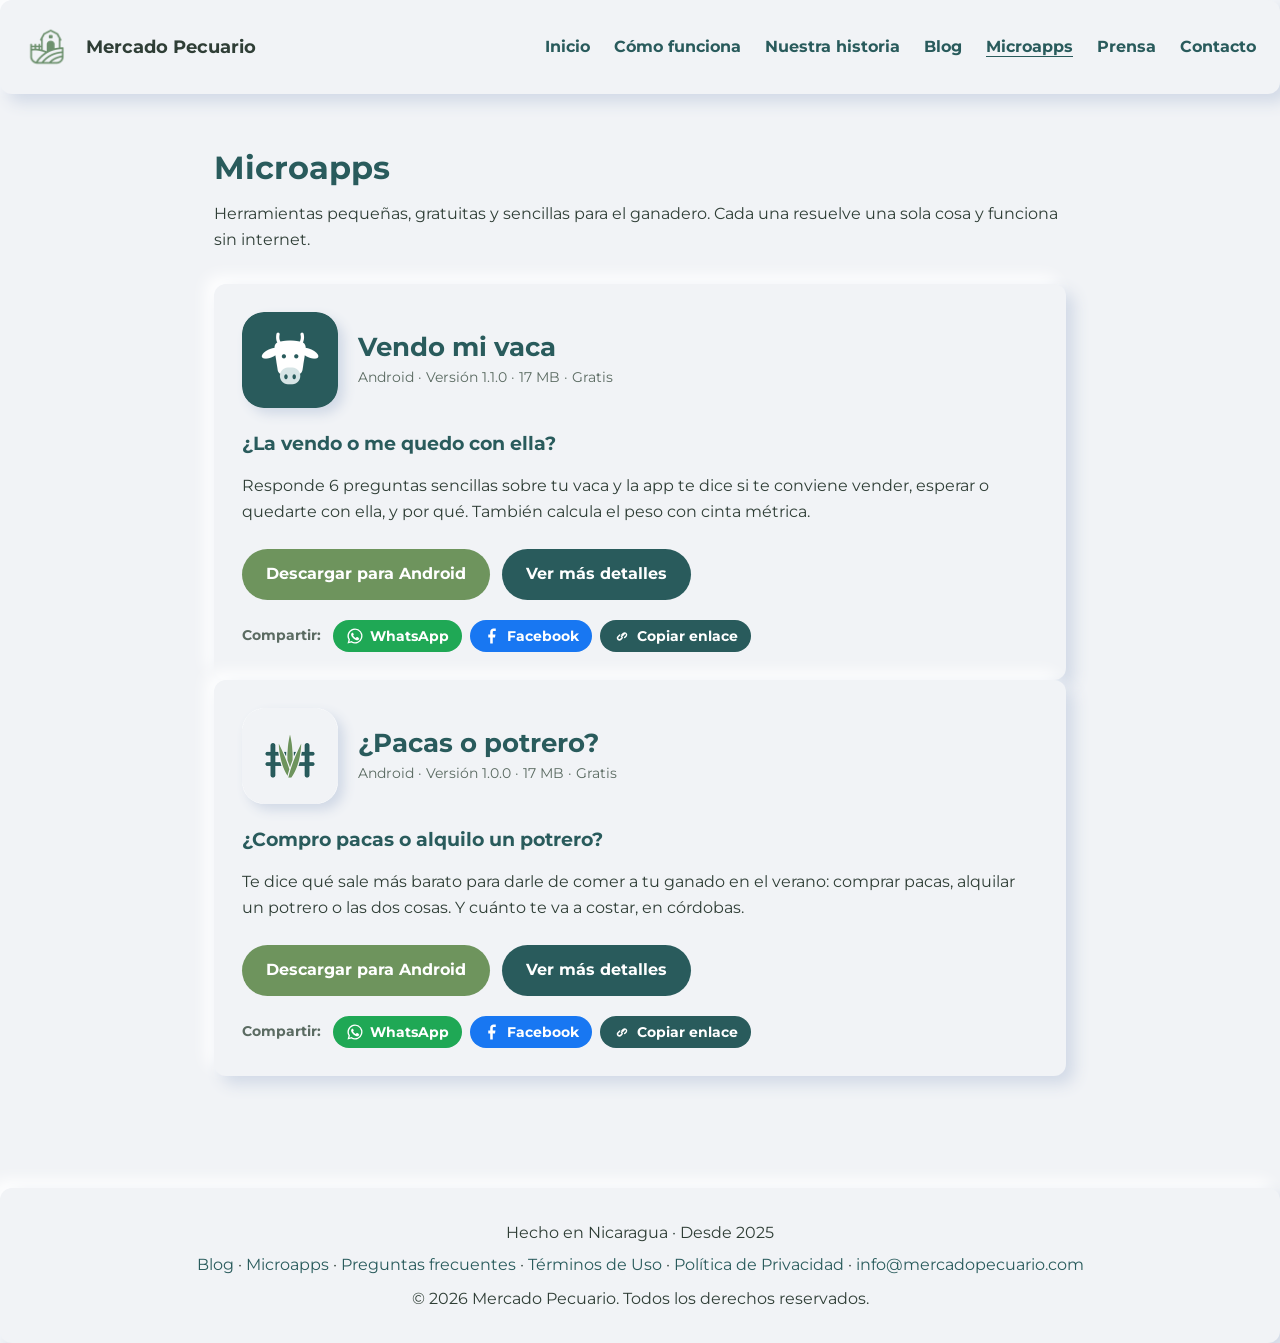
<file: microapps/index.html>
<!DOCTYPE html>
<html lang="es">
<head>
<!DOCTYPE html>
<html lang="es">
<head>
  <!-- Google Tag Manager -->
  <script>
  (function(w,d,s,l,i){w[l]=w[l]||[];w[l].push({'gtm.start':
  new Date().getTime(),event:'gtm.js'});var f=d.getElementsByTagName(s)[0],
  j=d.createElement(s),dl=l!='dataLayer'?'&l='+l:'';j.async=true;j.src=
  'https://www.googletagmanager.com/gtm.js?id='+i+dl;f.parentNode.insertBefore(j,f);
  })(window,document,'script','dataLayer','GTM-NP2JBV4L');
  </script>
  <!-- End Google Tag Manager -->

  <meta charset="UTF-8" />
  <meta name="viewport" content="width=device-width, initial-scale=1.0" />
  <title>Microapps | Mercado Pecuario</title>

  <link rel="canonical" href="https://mercadopecuario.com/microapps/" />
  <link rel="icon" href="/favicon.ico" type="image/x-icon" />

  <meta name="description" content="Microapps gratuitas de Mercado Pecuario para ganaderos: herramientas sencillas que funcionan sin internet. Vendo mi vaca te ayuda a decidir si vender o quedarte con tu vaca; ¿Pacas o potrero? te dice qué sale más barato para alimentar tu ganado en el verano." />
  <meta name="robots" content="index, follow" />
  <meta name="theme-color" content="#295b5c" />

  <meta property="og:type" content="website" />
  <meta property="og:site_name" content="Mercado Pecuario" />
  <meta property="og:locale" content="es_NI" />
  <meta property="og:title" content="Microapps de Mercado Pecuario" />
  <meta property="og:description" content="Herramientas sencillas y gratuitas para ganaderos. Funcionan sin internet." />
  <meta property="og:url" content="https://mercadopecuario.com/microapps/" />
  <meta property="og:image" content="https://mercadopecuario.com/microapps/img/vendo-mi-vaca-og.jpg" />
  <meta property="og:image:width" content="1200" />
  <meta property="og:image:height" content="630" />
  <meta name="twitter:card" content="summary_large_image" />

  <script type="application/ld+json">
  {
    "@context": "https://schema.org",
    "@type": "ItemList",
    "name": "Microapps de Mercado Pecuario",
    "itemListElement": [
      {
        "@type": "ListItem",
        "position": 1,
        "name": "Vendo mi vaca",
        "url": "https://mercadopecuario.com/microapps/vendo-mi-vaca/"
      },
      {
        "@type": "ListItem",
        "position": 2,
        "name": "¿Pacas o potrero?",
        "url": "https://mercadopecuario.com/microapps/pacas-o-potrero/"
      }
    ]
  }
  </script>

  <link rel="preconnect" href="https://fonts.gstatic.com" crossorigin />
  <link rel="preconnect" href="https://fonts.googleapis.com" />
  <link href="https://fonts.googleapis.com/css2?family=Montserrat:wght@400;700&display=swap" rel="stylesheet" />
  <link rel="stylesheet" href="/styles.css" />
  <script defer src="/scripts.js"></script>
  <script defer src="/microapps/microapps.js"></script>
</head>

<body>
  <noscript><iframe src="https://www.googletagmanager.com/ns.html?id=GTM-NP2JBV4L"
  height="0" width="0" style="display:none;visibility:hidden"></iframe></noscript>

  <a class="skip-link" href="#microapps">Saltar al contenido</a>

  <header class="navbar neomorph" role="banner">
    <a class="logo" href="/">
      <img src="/logo-mercado-pecuario.png" alt="Logo de Mercado Pecuario" class="logo-img" width="62" height="62" decoding="async" />
      <span>Mercado Pecuario</span>
    </a>
    <nav id="nav-menu" aria-label="Principal">
      <ul>
        <li><a href="/">Inicio</a></li>
        <li><a href="/#como-funciona">Cómo funciona</a></li>
        <li><a href="/#historia">Nuestra historia</a></li>
        <li><a href="/blog/">Blog</a></li>
        <li><a href="/microapps/" aria-current="page">Microapps</a></li>
        <li><a href="/#prensa">Prensa</a></li>
        <li><a href="/#contacto">Contacto</a></li>
      </ul>
    </nav>
    <button class="menu-toggle" aria-controls="nav-menu" aria-expanded="false" aria-label="Abrir menú">☰</button>
  </header>

  <main class="section" id="microapps">
    <h1 class="blog-title">Microapps</h1>
    <p class="blog-intro">
      Herramientas pequeñas, gratuitas y sencillas para el ganadero. Cada una resuelve una sola cosa y funciona sin internet.
    </p>

    <article class="app-card neomorph" id="vendo-mi-vaca">
      <div class="app-head">
        <img class="app-icon" src="/microapps/img/vendo-mi-vaca.png" alt="Ícono de Vendo mi vaca" width="96" height="96" loading="lazy" />
        <div>
          <h2><a href="/microapps/vendo-mi-vaca/">Vendo mi vaca</a></h2>
          <p class="app-meta">Android · Versión 1.1.0 · 17 MB · Gratis</p>
          <p class="app-downloads" data-app="vendo-mi-vaca" hidden>
            <strong class="app-downloads-num">0</strong> <span class="app-downloads-label">descargas</span>
          </p>
        </div>
      </div>

      <p class="app-tagline">¿La vendo o me quedo con ella?</p>
      <p>Responde 6 preguntas sencillas sobre tu vaca y la app te dice si te conviene vender, esperar o quedarte con ella, y por qué. También calcula el peso con cinta métrica.</p>

      <div class="app-actions">
        <a class="btn" href="https://github.com/meagrivera/mercadopecuario/releases/download/vendo-mi-vaca-v1.1.0/vendo-mi-vaca.apk" data-app-download="vendo-mi-vaca">Descargar para Android</a>
        <a class="btn btn-secondary" href="/microapps/vendo-mi-vaca/">Ver más detalles</a>
      </div>

      <div class="share-bar" role="group" aria-label="Compartir Vendo mi vaca">
        <span class="share-title">Compartir:</span>
        <a class="share-btn share-whatsapp" href="https://wa.me/?text=Mira%20esta%20app%20gratis%20para%20ganaderos%3A%20%2AVendo%20mi%20vaca%2A.%20Con%206%20preguntas%20te%20dice%20si%20te%20conviene%20vender%2C%20esperar%20o%20quedarte%20con%20tu%20vaca.%20Funciona%20sin%20internet.%0A%0ADesc%C3%A1rgala%20aqu%C3%AD%3A%20https%3A%2F%2Fmercadopecuario.com%2Fmicroapps%2Fvendo-mi-vaca%2F" target="_blank" rel="noopener noreferrer" aria-label="Compartir en WhatsApp" data-share-net="whatsapp" data-share-app="vendo-mi-vaca"><svg class="share-icon" viewBox="0 0 24 24" aria-hidden="true"><path fill="currentColor" d="M12 2a10 10 0 0 0-8.6 15.1L2 22l5-1.3A10 10 0 1 0 12 2Zm0 18.2a8.2 8.2 0 0 1-4.2-1.2l-.3-.2-3 .8.8-2.9-.2-.3A8.2 8.2 0 1 1 12 20.2Zm4.5-6.1c-.2-.1-1.5-.7-1.7-.8-.2-.1-.4-.1-.6.1l-.8 1c-.1.2-.3.2-.5.1a6.7 6.7 0 0 1-3.3-2.9c-.3-.4.2-.4.7-1.3.1-.2 0-.3 0-.4l-.8-1.8c-.2-.5-.4-.4-.6-.4h-.5a1 1 0 0 0-.7.3 3 3 0 0 0-.9 2.2 5.2 5.2 0 0 0 1.1 2.8 11.9 11.9 0 0 0 4.6 4c1.7.7 2.3.8 3.2.6.5-.1 1.5-.6 1.7-1.2.2-.6.2-1.1.1-1.2l-.5-.3Z"/></svg><span class="share-label">WhatsApp</span></a>
        <a class="share-btn share-facebook" href="https://www.facebook.com/sharer/sharer.php?u=https%3A%2F%2Fmercadopecuario.com%2Fmicroapps%2Fvendo-mi-vaca%2F" target="_blank" rel="noopener noreferrer" aria-label="Compartir en Facebook" data-share-net="facebook" data-share-app="vendo-mi-vaca"><svg class="share-icon" viewBox="0 0 24 24" aria-hidden="true"><path fill="currentColor" d="M13 22v-8h3l.6-4H13V7.2c0-1.1.3-1.8 1.9-1.8H17V2.1C16.6 2 15.5 2 14.2 2 11.5 2 9.6 3.7 9.6 6.8V10H7v4h2.6v8h3.4Z"/></svg><span class="share-label">Facebook</span></a>
        <button type="button" class="share-btn share-copy" data-share-copy="https://mercadopecuario.com/microapps/vendo-mi-vaca/"><svg class="share-icon" viewBox="0 0 24 24" aria-hidden="true"><path fill="currentColor" d="M10.6 13.4a1 1 0 0 1 0-1.4l3.5-3.5a1 1 0 1 1 1.4 1.4L12 13.4a1 1 0 0 1-1.4 0Zm-2.1 4.9a3.5 3.5 0 0 1-2.5-6l2.1-2.1a1 1 0 1 1 1.4 1.4L7.4 13.7a1.5 1.5 0 0 0 2.1 2.1l2.1-2.1a1 1 0 1 1 1.4 1.4L11 17.3a3.5 3.5 0 0 1-2.5 1ZM15.5 15a1 1 0 0 1-.7-1.7l2.1-2.1a1.5 1.5 0 0 0-2.1-2.1l-2.1 2.1a1 1 0 1 1-1.4-1.4L13.4 7.7a3.5 3.5 0 0 1 4.9 4.9l-2.1 2.1a1 1 0 0 1-.7.3Z"/></svg><span class="share-label">Copiar enlace</span></button>
      </div>
    </article>

    <article class="app-card neomorph" id="pacas-o-potrero">
      <div class="app-head">
        <img class="app-icon" src="/microapps/img/pacas-o-potrero.png" alt="Ícono de ¿Pacas o potrero?" width="96" height="96" loading="lazy" />
        <div>
          <h2><a href="/microapps/pacas-o-potrero/">¿Pacas o potrero?</a></h2>
          <p class="app-meta">Android · Versión 1.0.0 · 17 MB · Gratis</p>
          <p class="app-downloads" data-app="pacas-o-potrero" hidden>
            <strong class="app-downloads-num">0</strong> <span class="app-downloads-label">descargas</span>
          </p>
        </div>
      </div>

      <p class="app-tagline">¿Compro pacas o alquilo un potrero?</p>
      <p>Te dice qué sale más barato para darle de comer a tu ganado en el verano: comprar pacas, alquilar un potrero o las dos cosas. Y cuánto te va a costar, en córdobas.</p>

      <div class="app-actions">
        <a class="btn" href="https://github.com/meagrivera/mercadopecuario/releases/download/pacas-o-potrero-v1.0.0/pacas-o-potrero.apk" data-app-download="pacas-o-potrero">Descargar para Android</a>
        <a class="btn btn-secondary" href="/microapps/pacas-o-potrero/">Ver más detalles</a>
      </div>

      <div class="share-bar" role="group" aria-label="Compartir ¿Pacas o potrero?">
        <span class="share-title">Compartir:</span>
        <a class="share-btn share-whatsapp" href="https://wa.me/?text=Mira%20esta%20app%20gratis%20para%20ganaderos%3A%20%2A%C2%BFPacas%20o%20potrero%3F%2A.%20Te%20dice%20qu%C3%A9%20sale%20m%C3%A1s%20barato%20para%20alimentar%20tu%20ganado%20en%20el%20verano%3A%20comprar%20pacas%20o%20alquilar%20un%20potrero.%20Funciona%20sin%20internet.%0A%0ADesc%C3%A1rgala%20aqu%C3%AD%3A%20https%3A%2F%2Fmercadopecuario.com%2Fmicroapps%2Fpacas-o-potrero%2F" target="_blank" rel="noopener noreferrer" aria-label="Compartir en WhatsApp" data-share-net="whatsapp" data-share-app="pacas-o-potrero"><svg class="share-icon" viewBox="0 0 24 24" aria-hidden="true"><path fill="currentColor" d="M12 2a10 10 0 0 0-8.6 15.1L2 22l5-1.3A10 10 0 1 0 12 2Zm0 18.2a8.2 8.2 0 0 1-4.2-1.2l-.3-.2-3 .8.8-2.9-.2-.3A8.2 8.2 0 1 1 12 20.2Zm4.5-6.1c-.2-.1-1.5-.7-1.7-.8-.2-.1-.4-.1-.6.1l-.8 1c-.1.2-.3.2-.5.1a6.7 6.7 0 0 1-3.3-2.9c-.3-.4.2-.4.7-1.3.1-.2 0-.3 0-.4l-.8-1.8c-.2-.5-.4-.4-.6-.4h-.5a1 1 0 0 0-.7.3 3 3 0 0 0-.9 2.2 5.2 5.2 0 0 0 1.1 2.8 11.9 11.9 0 0 0 4.6 4c1.7.7 2.3.8 3.2.6.5-.1 1.5-.6 1.7-1.2.2-.6.2-1.1.1-1.2l-.5-.3Z"/></svg><span class="share-label">WhatsApp</span></a>
        <a class="share-btn share-facebook" href="https://www.facebook.com/sharer/sharer.php?u=https%3A%2F%2Fmercadopecuario.com%2Fmicroapps%2Fpacas-o-potrero%2F" target="_blank" rel="noopener noreferrer" aria-label="Compartir en Facebook" data-share-net="facebook" data-share-app="pacas-o-potrero"><svg class="share-icon" viewBox="0 0 24 24" aria-hidden="true"><path fill="currentColor" d="M13 22v-8h3l.6-4H13V7.2c0-1.1.3-1.8 1.9-1.8H17V2.1C16.6 2 15.5 2 14.2 2 11.5 2 9.6 3.7 9.6 6.8V10H7v4h2.6v8h3.4Z"/></svg><span class="share-label">Facebook</span></a>
        <button type="button" class="share-btn share-copy" data-share-copy="https://mercadopecuario.com/microapps/pacas-o-potrero/"><svg class="share-icon" viewBox="0 0 24 24" aria-hidden="true"><path fill="currentColor" d="M10.6 13.4a1 1 0 0 1 0-1.4l3.5-3.5a1 1 0 1 1 1.4 1.4L12 13.4a1 1 0 0 1-1.4 0Zm-2.1 4.9a3.5 3.5 0 0 1-2.5-6l2.1-2.1a1 1 0 1 1 1.4 1.4L7.4 13.7a1.5 1.5 0 0 0 2.1 2.1l2.1-2.1a1 1 0 1 1 1.4 1.4L11 17.3a3.5 3.5 0 0 1-2.5 1ZM15.5 15a1 1 0 0 1-.7-1.7l2.1-2.1a1.5 1.5 0 0 0-2.1-2.1l-2.1 2.1a1 1 0 1 1-1.4-1.4L13.4 7.7a3.5 3.5 0 0 1 4.9 4.9l-2.1 2.1a1 1 0 0 1-.7.3Z"/></svg><span class="share-label">Copiar enlace</span></button>
      </div>
    </article>
  </main>

  <footer class="footer neomorph" role="contentinfo">
    <p>Hecho en Nicaragua · Desde 2025</p>
    <p class="footer-links">
      <a href="/blog/">Blog</a> ·
      <a href="/microapps/">Microapps</a> ·
      <a href="/#preguntas">Preguntas frecuentes</a> ·
      <a href="/#terminos">Términos de Uso</a> ·
      <a href="/#politica">Política de Privacidad</a> ·
      <a href="mailto:info@mercadopecuario.com">info@mercadopecuario.com</a>
    </p>
    <p>&copy; 2026 Mercado Pecuario. Todos los derechos reservados.</p>
  </footer>
</body>
</html>
</file>
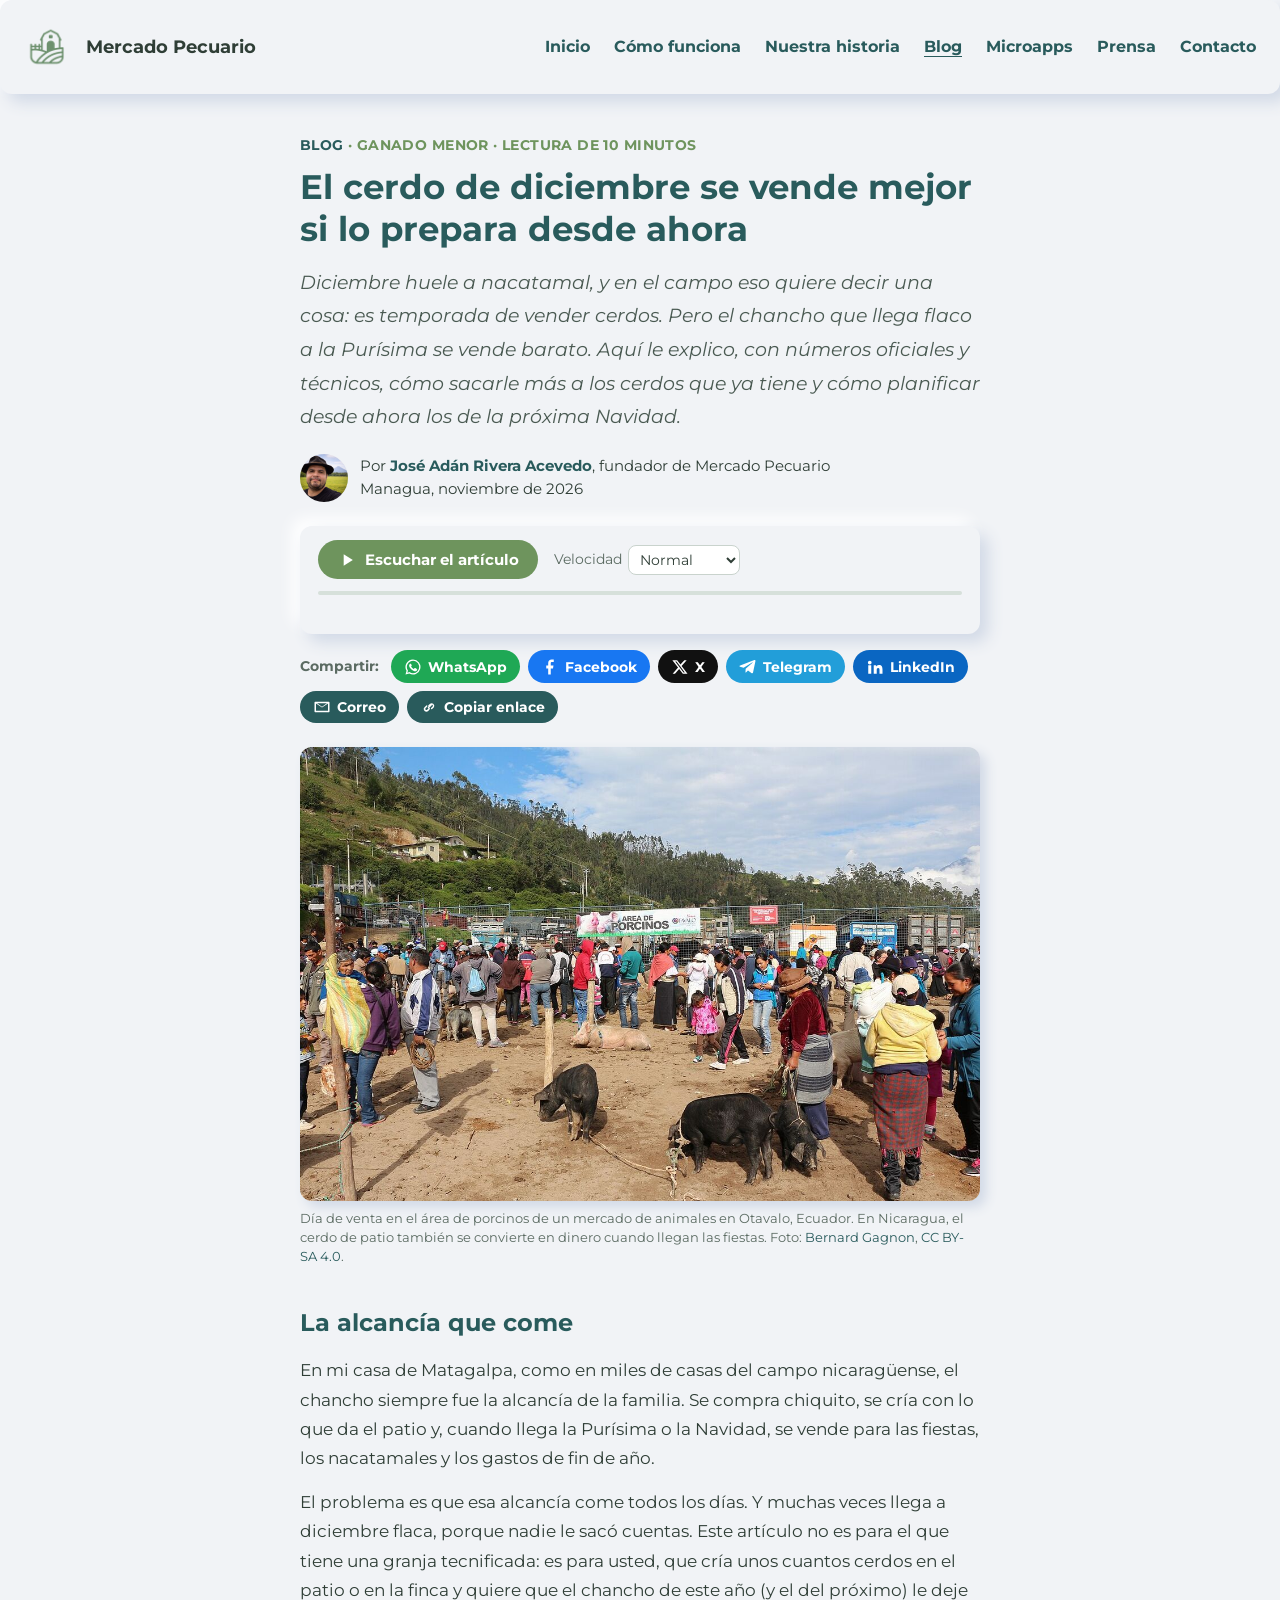
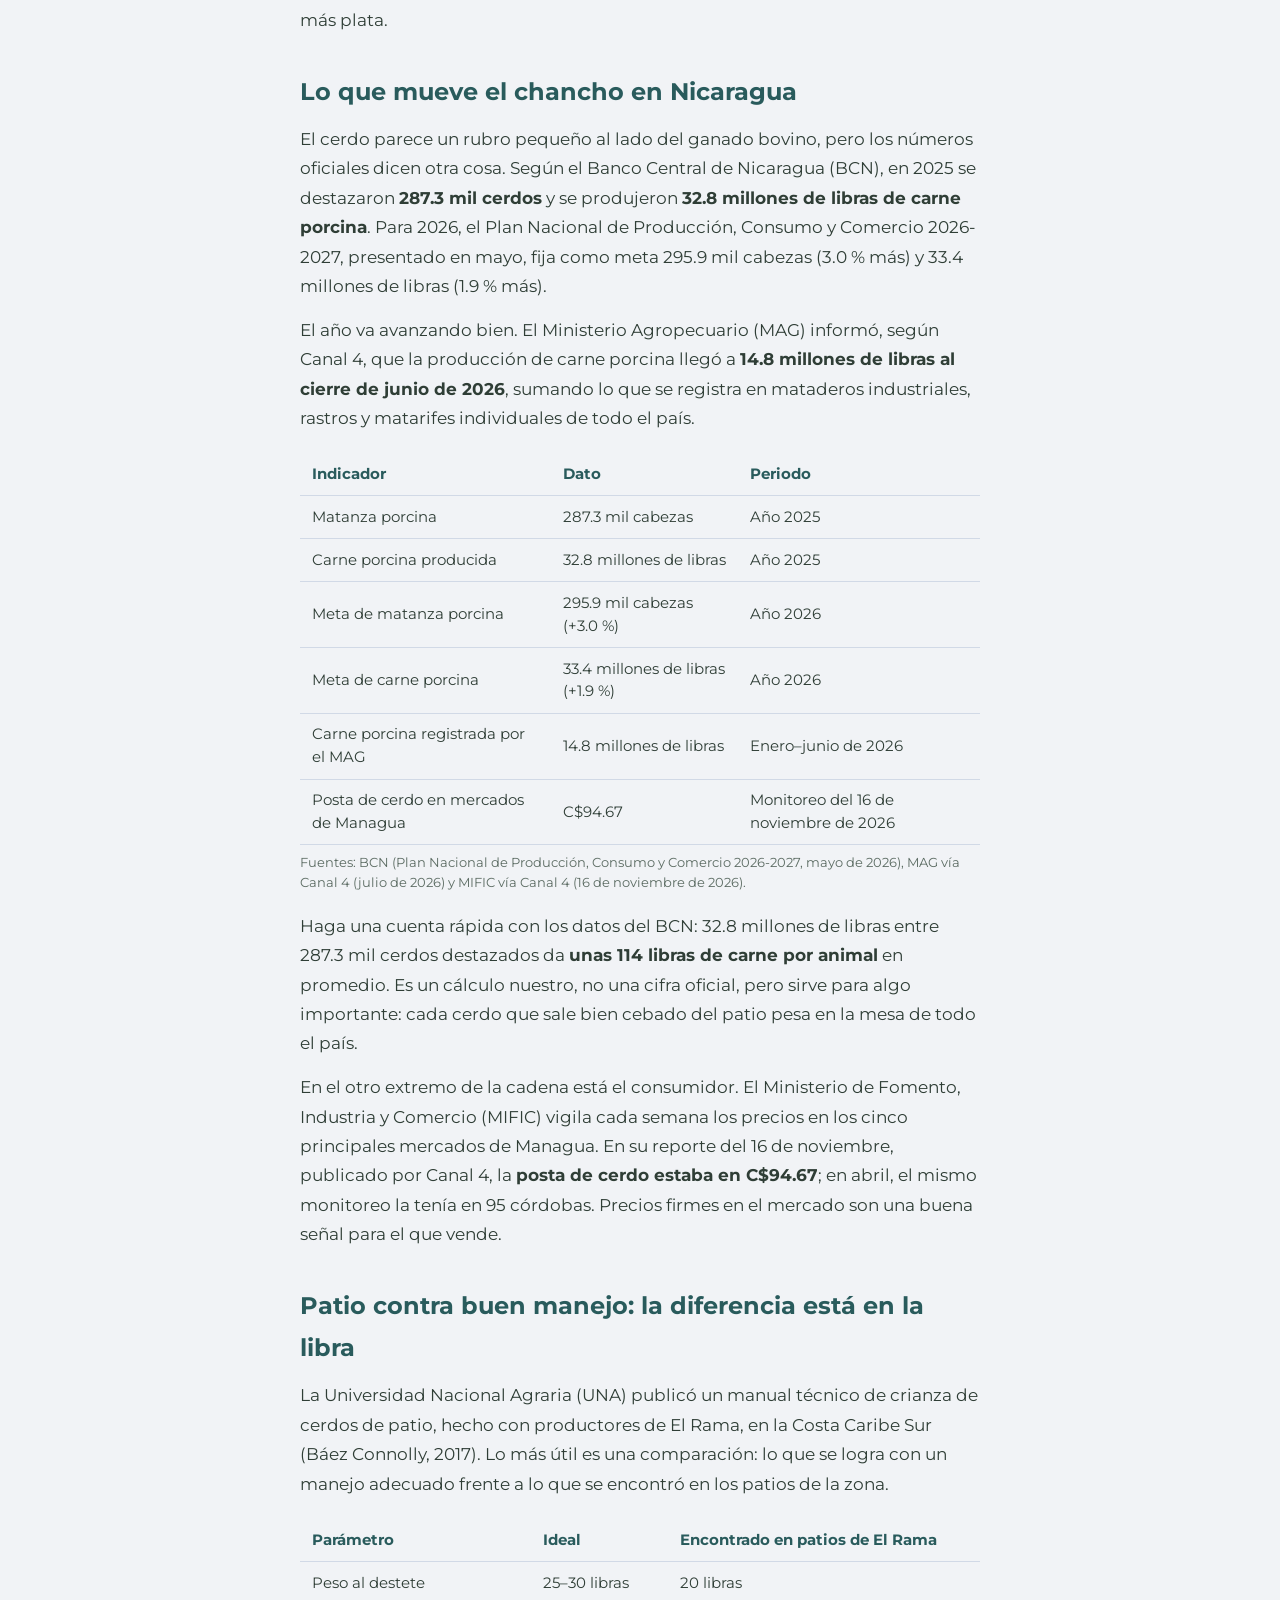
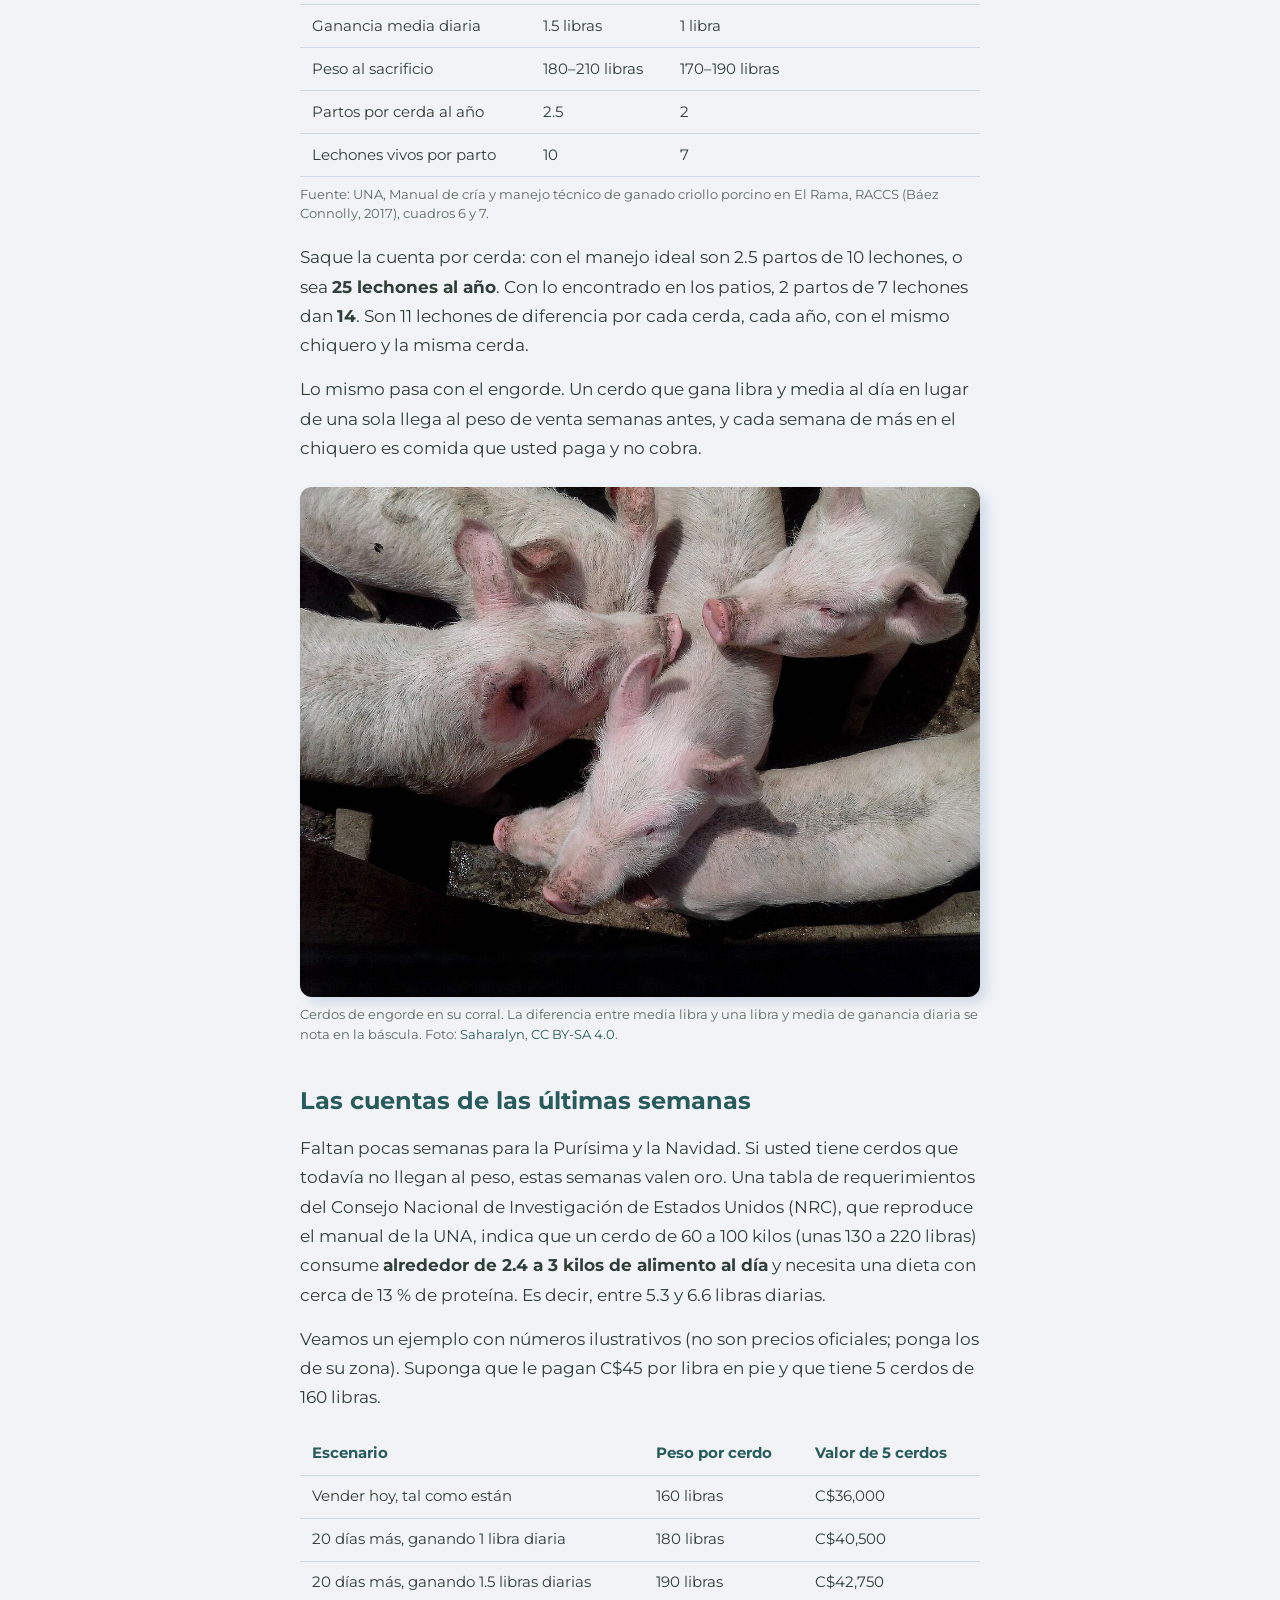
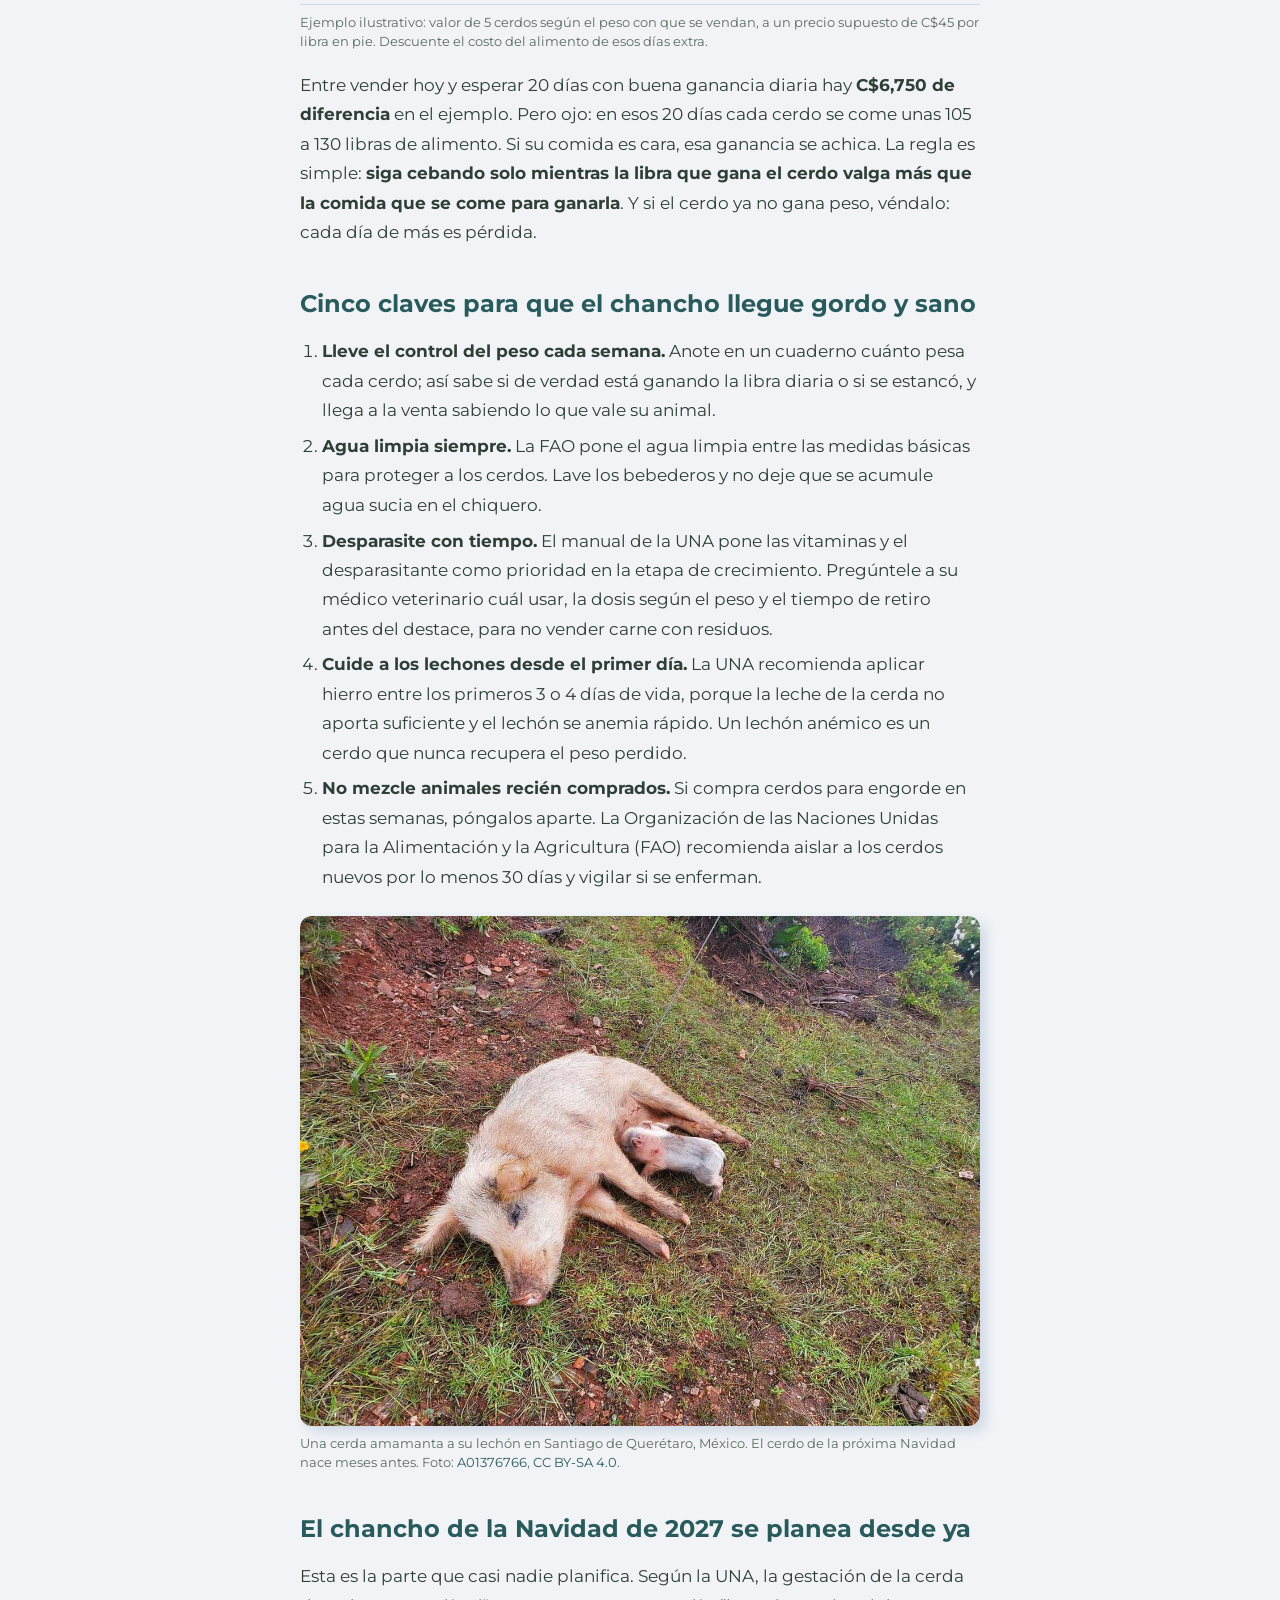
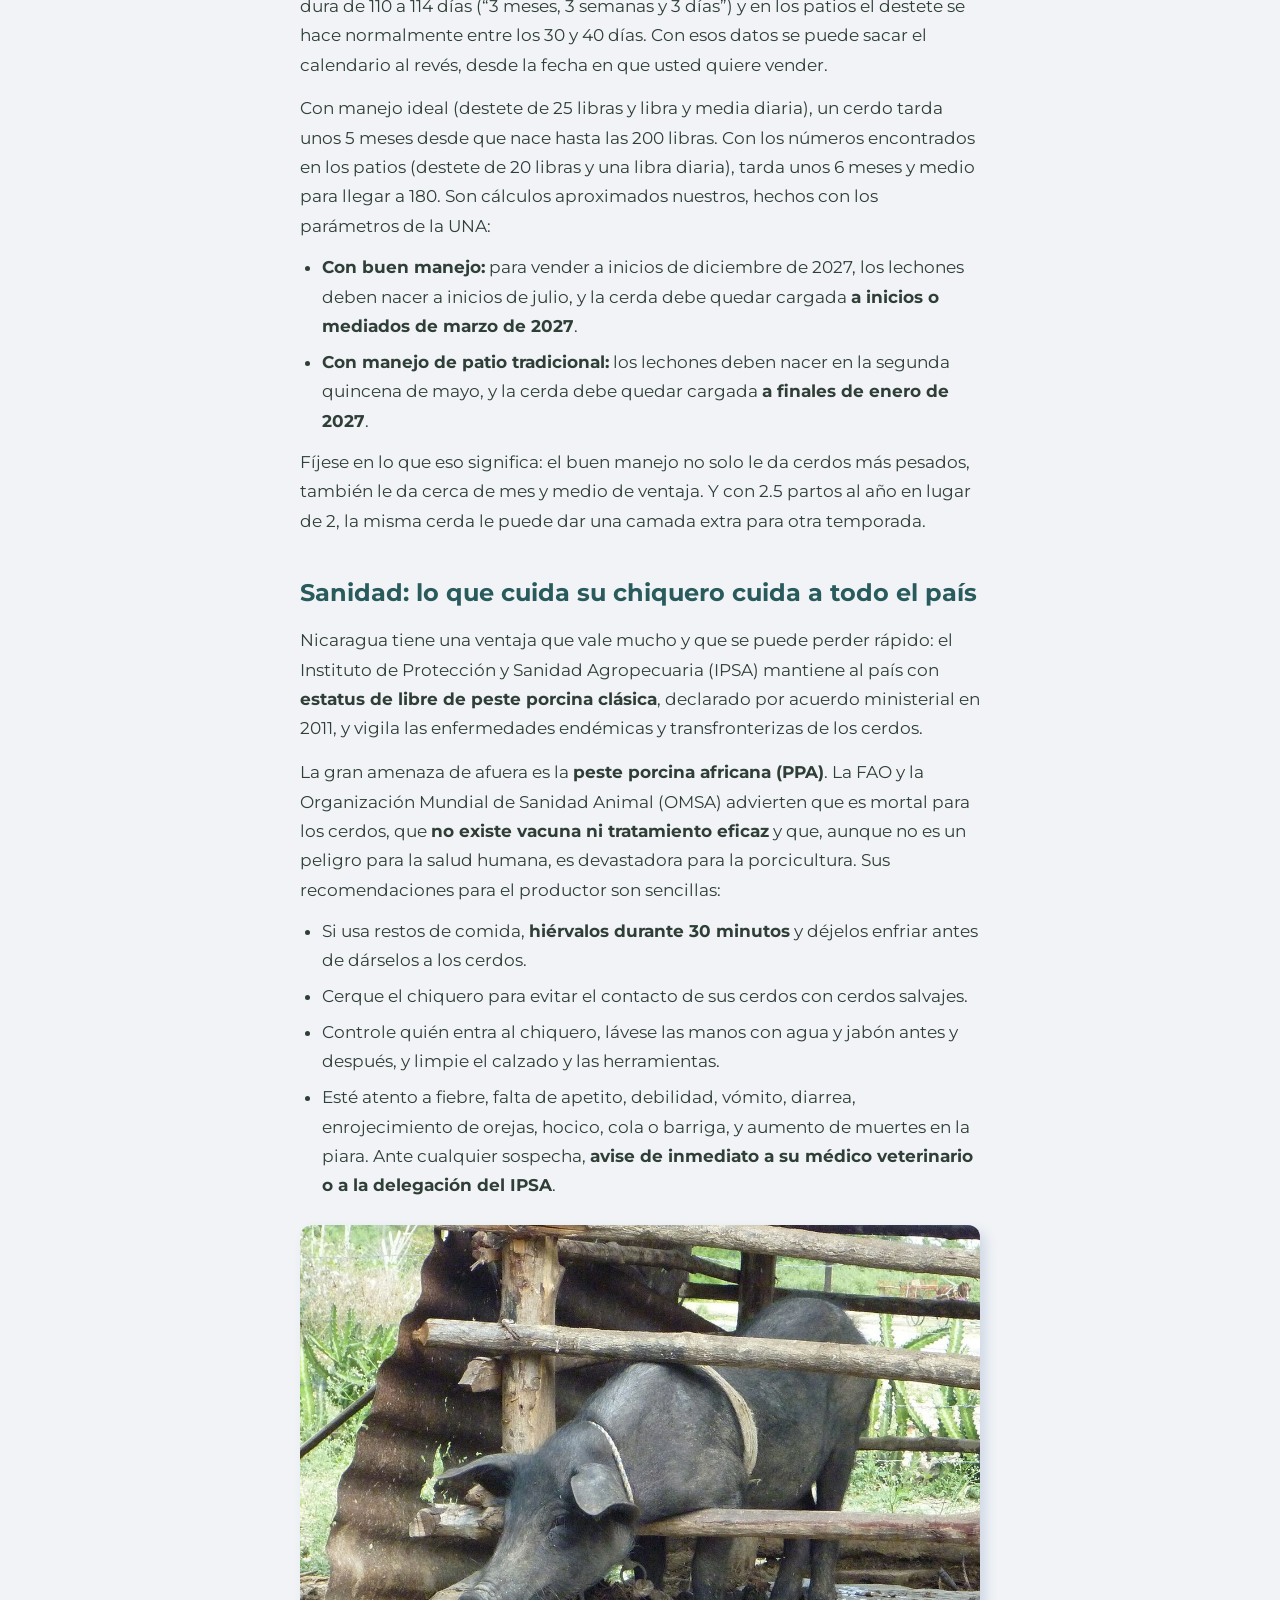
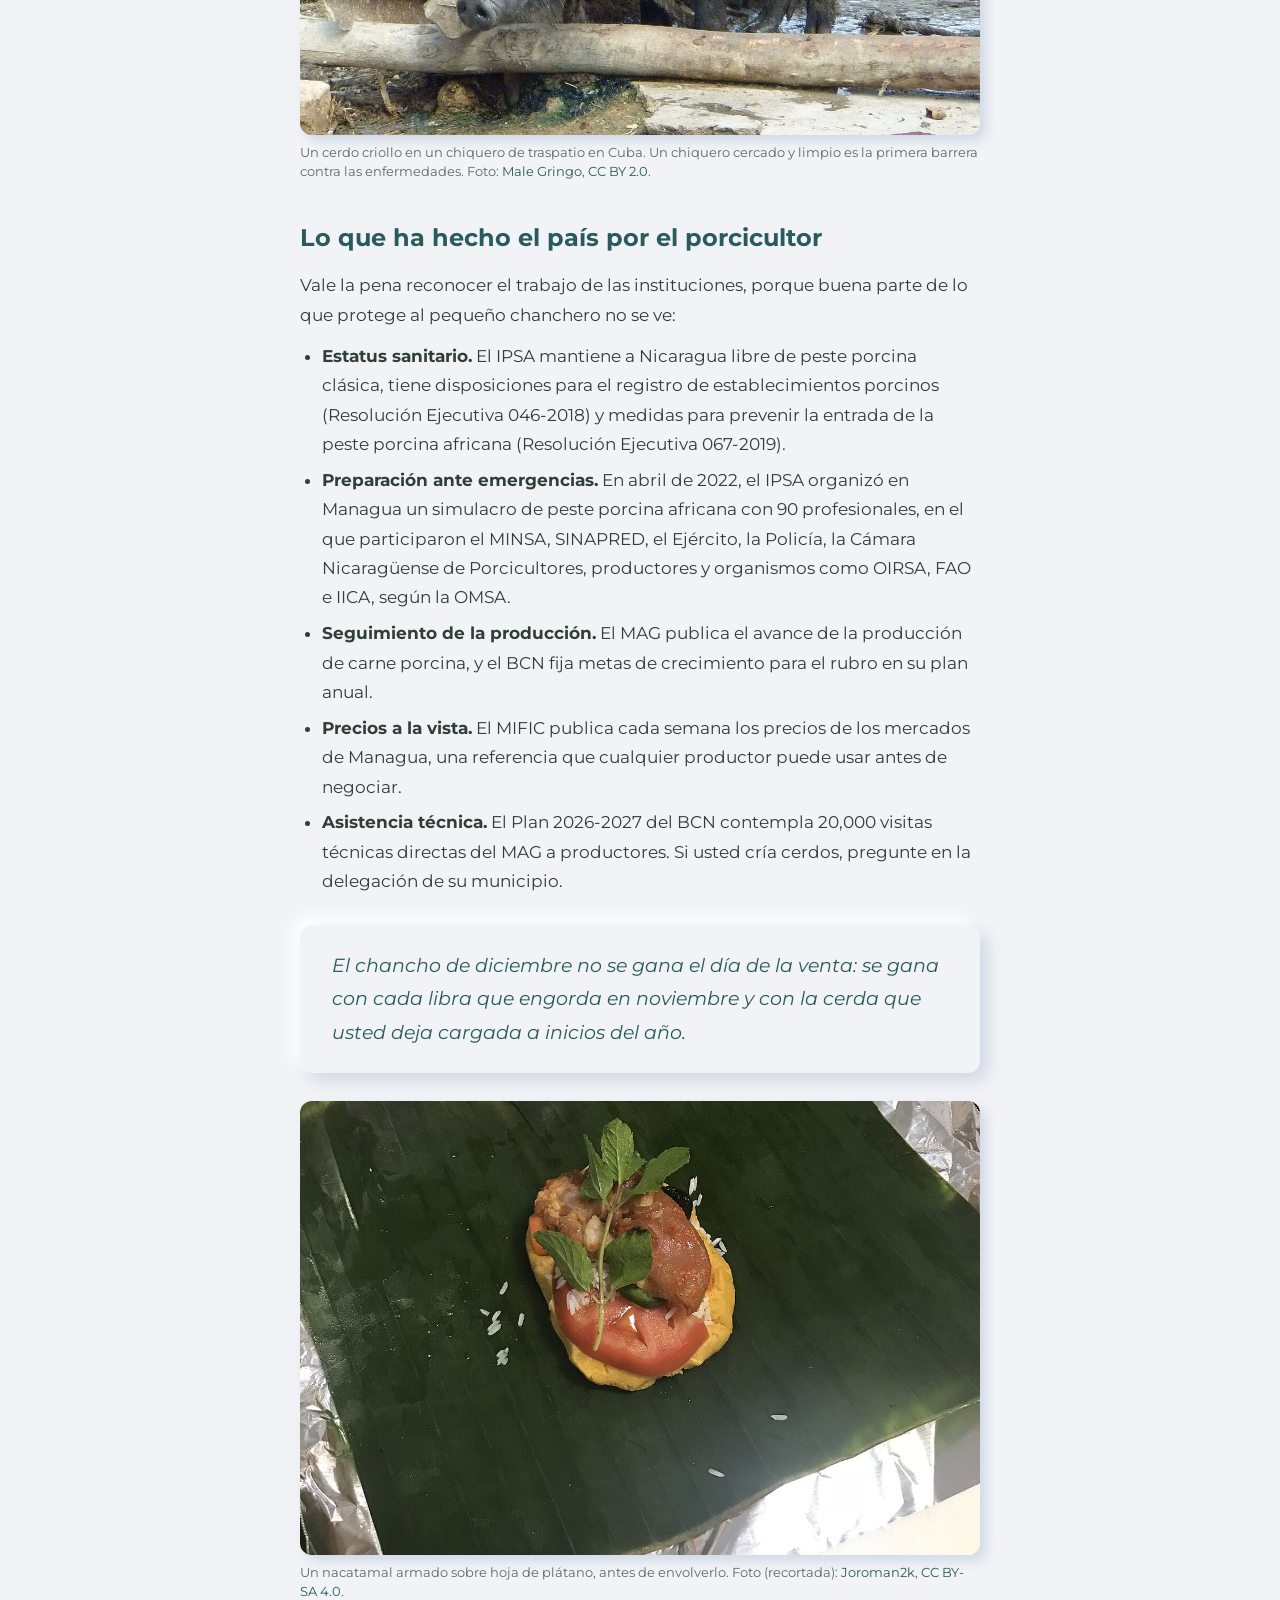
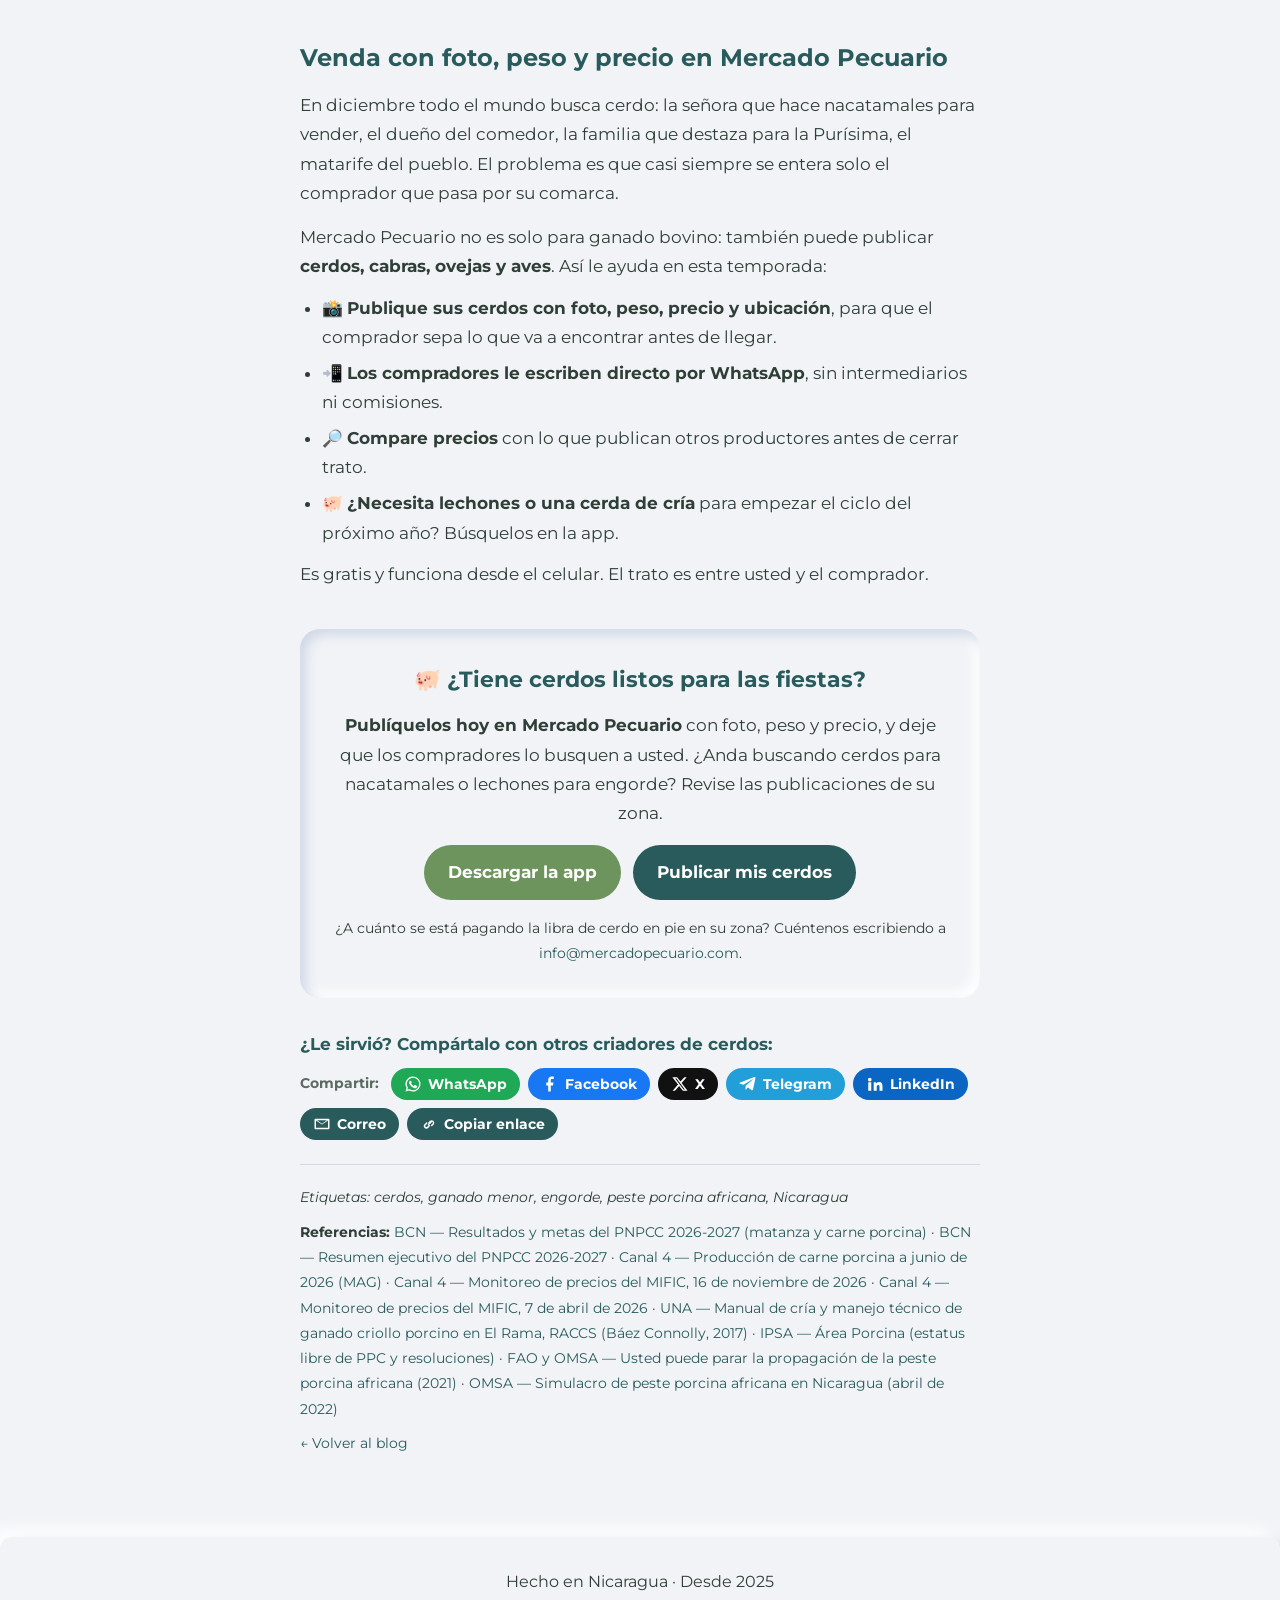
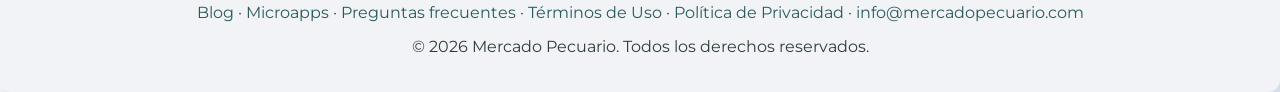
<file: blog/cerdos-diciembre-vender-mejor/index.html>
<!DOCTYPE html>
<html lang="es">
<head>
  <!-- Google Tag Manager -->
  <script>
  (function(w,d,s,l,i){w[l]=w[l]||[];w[l].push({'gtm.start':
  new Date().getTime(),event:'gtm.js'});var f=d.getElementsByTagName(s)[0],
  j=d.createElement(s),dl=l!='dataLayer'?'&l='+l:'';j.async=true;j.src=
  'https://www.googletagmanager.com/gtm.js?id='+i+dl;f.parentNode.insertBefore(j,f);
  })(window,document,'script','dataLayer','GTM-NP2JBV4L');
  </script>
  <!-- End Google Tag Manager -->

  <meta charset="UTF-8" />
  <meta name="viewport" content="width=device-width, initial-scale=1.0" />
  <title>El cerdo de diciembre se vende mejor si lo prepara desde ahora | Mercado Pecuario</title>

  <link rel="canonical" href="https://mercadopecuario.com/blog/cerdos-diciembre-vender-mejor/" />
  <link rel="icon" href="/favicon.ico" type="image/x-icon" />

  <meta name="description" content="Purísima y Navidad son temporada de cerdo. Cuentas de engorde, el calendario de la cerda para 2027 y la sanidad que protege su chiquero, con datos del BCN, MAG, UNA y FAO." />
  <meta name="author" content="José Adán Rivera Acevedo" />
  <meta name="robots" content="index, follow" />
  <meta name="theme-color" content="#295b5c" />

  <meta property="og:type" content="article" />
  <meta property="og:title" content="El cerdo de diciembre se vende mejor si lo prepara desde ahora" />
  <meta property="og:description" content="Purísima y Navidad son temporada de cerdo. Cuentas de engorde, el calendario de la cerda para 2027 y la sanidad que protege su chiquero, con datos del BCN, MAG, UNA y FAO." />
  <meta property="og:url" content="https://mercadopecuario.com/blog/cerdos-diciembre-vender-mejor/" />
  <meta property="og:image" content="https://mercadopecuario.com/blog/img/mercado-cerdos-otavalo.jpg" />
  <meta property="article:published_time" content="2026-11-23" />
  <meta property="article:author" content="José Adán Rivera Acevedo" />

  <meta name="twitter:card" content="summary_large_image" />
  <meta name="twitter:title" content="El cerdo de diciembre se vende mejor si lo prepara desde ahora" />
  <meta name="twitter:description" content="Cuentas de engorde, calendario de la cerda y sanidad para vender mejor sus cerdos en diciembre." />
  <meta name="twitter:image" content="https://mercadopecuario.com/blog/img/mercado-cerdos-otavalo.jpg" />

  <script type="application/ld+json">
  {
    "@context": "https://schema.org",
    "@type": "BlogPosting",
    "headline": "El cerdo de diciembre se vende mejor si lo prepara desde ahora",
    "description": "Purísima y Navidad son temporada de cerdo. Cuentas de engorde, el calendario de la cerda para 2027 y la sanidad que protege su chiquero, con datos del BCN, MAG, UNA y FAO.",
    "image": "https://mercadopecuario.com/blog/img/mercado-cerdos-otavalo.jpg",
    "datePublished": "2026-11-23",
    "inLanguage": "es",
    "mainEntityOfPage": "https://mercadopecuario.com/blog/cerdos-diciembre-vender-mejor/",
    "keywords": [
      "cerdos",
      "ganado menor",
      "engorde",
      "peste porcina africana",
      "Nicaragua"
    ],
    "author": {
      "@type": "Person",
      "@id": "https://mercadopecuario.com/#fundador",
      "name": "José Adán Rivera Acevedo",
      "honorificPrefix": "Dr.",
      "url": "https://mercadopecuario.com/#historia"
    },
    "publisher": {
      "@type": "Organization",
      "@id": "https://mercadopecuario.com/#organizacion",
      "name": "Mercado Pecuario",
      "logo": {
        "@type": "ImageObject",
        "url": "https://mercadopecuario.com/logo-mercado-pecuario.png"
      }
    }
  }
  </script>

  <link rel="preconnect" href="https://fonts.gstatic.com" crossorigin />
  <link rel="preconnect" href="https://fonts.googleapis.com" />
  <link href="https://fonts.googleapis.com/css2?family=Montserrat:wght@400;700&display=swap" rel="stylesheet" />
  <link rel="stylesheet" href="/styles.css" />
  <script defer src="/scripts.js"></script>
  <script defer src="/blog/blog.js"></script>
</head>

<body>
  <noscript><iframe src="https://www.googletagmanager.com/ns.html?id=GTM-NP2JBV4L"
  height="0" width="0" style="display:none;visibility:hidden"></iframe></noscript>

  <a class="skip-link" href="#articulo">Saltar al contenido</a>

  <header class="navbar neomorph" role="banner">
    <a class="logo" href="/">
      <img src="/logo-mercado-pecuario.png" alt="Logo de Mercado Pecuario" class="logo-img" width="62" height="62" decoding="async" />
      <span>Mercado Pecuario</span>
    </a>
    <nav id="nav-menu" aria-label="Principal">
      <ul>
        <li><a href="/">Inicio</a></li>
        <li><a href="/#como-funciona">Cómo funciona</a></li>
        <li><a href="/#historia">Nuestra historia</a></li>
        <li><a href="/blog/" aria-current="page">Blog</a></li>
        <li><a href="/microapps/">Microapps</a></li>
        <li><a href="/#prensa">Prensa</a></li>
        <li><a href="/#contacto">Contacto</a></li>
      </ul>
    </nav>
    <button class="menu-toggle" aria-controls="nav-menu" aria-expanded="false" aria-label="Abrir menú">☰</button>
  </header>

  <main id="articulo">
    <article class="post">
      <p class="post-breadcrumb"><a href="/blog/">Blog</a> · Ganado menor · Lectura de 10 minutos</p>

      <h1>El cerdo de diciembre se vende mejor si lo prepara desde ahora</h1>
      <p class="post-lead">
        Diciembre huele a nacatamal, y en el campo eso quiere decir una cosa: es temporada de vender cerdos. Pero el
        chancho que llega flaco a la Purísima se vende barato. Aquí le explico, con números oficiales y técnicos, cómo
        sacarle más a los cerdos que ya tiene y cómo planificar desde ahora los de la próxima Navidad.
      </p>

      <div class="post-byline">
        <img src="/fundador-jose-rivera.jpg" alt="" width="48" height="48" loading="lazy" />
        <p>
          Por <a href="/#historia"><strong>José Adán Rivera Acevedo</strong></a>, fundador de Mercado Pecuario<br />
          Managua, <time datetime="2026-11-23">noviembre de 2026</time>
        </p>
      </div>

      <div class="tts-player neomorph" hidden>
        <button type="button" class="tts-play" aria-pressed="false">
          <svg class="tts-icon tts-icon-play" viewBox="0 0 24 24" aria-hidden="true"><path fill="currentColor" d="M8 5v14l11-7z"/></svg>
          <svg class="tts-icon tts-icon-pause" viewBox="0 0 24 24" aria-hidden="true"><path fill="currentColor" d="M6 5h4v14H6zm8 0h4v14h-4z"/></svg>
          <span class="tts-play-label">Escuchar el artículo</span>
        </button>
        <button type="button" class="tts-stop" hidden aria-label="Detener la lectura">
          <svg class="tts-icon" viewBox="0 0 24 24" aria-hidden="true"><path fill="currentColor" d="M6 6h12v12H6z"/></svg>
        </button>
        <label class="tts-rate-label">Velocidad
          <select class="tts-rate">
            <option value="0.85">Lenta</option>
            <option value="1" selected>Normal</option>
            <option value="1.2">Rápida</option>
            <option value="1.4">Muy rápida</option>
          </select>
        </label>
        <div class="tts-progress" aria-hidden="true"><span></span></div>
        <p class="tts-status" aria-live="polite"></p>
      </div>

      <div class="share-bar share-top" role="group" aria-label="Compartir este artículo">
        <span class="share-title">Compartir:</span>
        <a class="share-btn share-whatsapp" href="https://wa.me/?text=El%20cerdo%20de%20diciembre%20se%20vende%20mejor%20si%20lo%20prepara%20desde%20ahora%20https%3A//mercadopecuario.com/blog/cerdos-diciembre-vender-mejor/" target="_blank" rel="noopener noreferrer" aria-label="Compartir en WhatsApp"><svg class="share-icon" viewBox="0 0 24 24" aria-hidden="true"><path fill="currentColor" d="M12 2a10 10 0 0 0-8.6 15.1L2 22l5-1.3A10 10 0 1 0 12 2Zm0 18.2a8.2 8.2 0 0 1-4.2-1.2l-.3-.2-3 .8.8-2.9-.2-.3A8.2 8.2 0 1 1 12 20.2Zm4.5-6.1c-.2-.1-1.5-.7-1.7-.8-.2-.1-.4-.1-.6.1l-.8 1c-.1.2-.3.2-.5.1a6.7 6.7 0 0 1-3.3-2.9c-.3-.4.2-.4.7-1.3.1-.2 0-.3 0-.4l-.8-1.8c-.2-.5-.4-.4-.6-.4h-.5a1 1 0 0 0-.7.3 3 3 0 0 0-.9 2.2 5.2 5.2 0 0 0 1.1 2.8 11.9 11.9 0 0 0 4.6 4c1.7.7 2.3.8 3.2.6.5-.1 1.5-.6 1.7-1.2.2-.6.2-1.1.1-1.2l-.5-.3Z"/></svg><span class="share-label">WhatsApp</span></a>
        <a class="share-btn share-facebook" href="https://www.facebook.com/sharer/sharer.php?u=https%3A//mercadopecuario.com/blog/cerdos-diciembre-vender-mejor/" target="_blank" rel="noopener noreferrer" aria-label="Compartir en Facebook"><svg class="share-icon" viewBox="0 0 24 24" aria-hidden="true"><path fill="currentColor" d="M13 22v-8h3l.6-4H13V7.2c0-1.1.3-1.8 1.9-1.8H17V2.1C16.6 2 15.5 2 14.2 2 11.5 2 9.6 3.7 9.6 6.8V10H7v4h2.6v8h3.4Z"/></svg><span class="share-label">Facebook</span></a>
        <a class="share-btn share-x" href="https://x.com/intent/post?url=https%3A//mercadopecuario.com/blog/cerdos-diciembre-vender-mejor/&amp;text=El%20cerdo%20de%20diciembre%20se%20vende%20mejor%20si%20lo%20prepara%20desde%20ahora" target="_blank" rel="noopener noreferrer" aria-label="Compartir en X"><svg class="share-icon" viewBox="0 0 24 24" aria-hidden="true"><path fill="currentColor" d="M17.8 3h3.1l-6.8 7.7L22 21h-6.2l-4.9-6.4L5.3 21H2.2l7.2-8.3L1.8 3h6.4l4.4 5.8L17.8 3Zm-1.1 16.2h1.7L7.4 4.7H5.6l11.1 14.5Z"/></svg><span class="share-label">X</span></a>
        <a class="share-btn share-telegram" href="https://t.me/share/url?url=https%3A//mercadopecuario.com/blog/cerdos-diciembre-vender-mejor/&amp;text=El%20cerdo%20de%20diciembre%20se%20vende%20mejor%20si%20lo%20prepara%20desde%20ahora" target="_blank" rel="noopener noreferrer" aria-label="Compartir en Telegram"><svg class="share-icon" viewBox="0 0 24 24" aria-hidden="true"><path fill="currentColor" d="M21.9 4.3 18.7 19.4c-.2 1.1-.9 1.3-1.8.8l-4.9-3.6-2.4 2.3c-.3.3-.5.5-1 .5l.3-5 9.1-8.2c.4-.4-.1-.6-.6-.2L6.2 13 1.4 11.5c-1-.3-1.1-1 .2-1.5L20.5 2.7c.9-.3 1.6.2 1.4 1.6Z"/></svg><span class="share-label">Telegram</span></a>
        <a class="share-btn share-linkedin" href="https://www.linkedin.com/sharing/share-offsite/?url=https%3A//mercadopecuario.com/blog/cerdos-diciembre-vender-mejor/" target="_blank" rel="noopener noreferrer" aria-label="Compartir en LinkedIn"><svg class="share-icon" viewBox="0 0 24 24" aria-hidden="true"><path fill="currentColor" d="M4.98 3.5a2.5 2.5 0 1 1 0 5 2.5 2.5 0 0 1 0-5ZM3 9.75h4V21H3V9.75Zm6.5 0h3.8v1.6h.1c.5-1 1.8-2 3.8-2 4 0 4.8 2.6 4.8 6V21h-4v-5c0-1.2 0-2.8-1.7-2.8s-2 1.3-2 2.7V21h-4V9.75Z"/></svg><span class="share-label">LinkedIn</span></a>
        <a class="share-btn share-email" href="mailto:?subject=El%20cerdo%20de%20diciembre%20se%20vende%20mejor%20si%20lo%20prepara%20desde%20ahora&amp;body=El%20cerdo%20de%20diciembre%20se%20vende%20mejor%20si%20lo%20prepara%20desde%20ahora%0A%0Ahttps%3A//mercadopecuario.com/blog/cerdos-diciembre-vender-mejor/" target="_blank" rel="noopener noreferrer" aria-label="Compartir en Correo"><svg class="share-icon" viewBox="0 0 24 24" aria-hidden="true"><path fill="currentColor" d="M3 5h18a1 1 0 0 1 1 1v12a1 1 0 0 1-1 1H3a1 1 0 0 1-1-1V6a1 1 0 0 1 1-1Zm1 2.2V17h16V7.2l-8 5.6-8-5.6ZM5.4 7l6.6 4.6L18.6 7H5.4Z"/></svg><span class="share-label">Correo</span></a>
        <button type="button" class="share-btn share-copy" data-share-copy="https://mercadopecuario.com/blog/cerdos-diciembre-vender-mejor/"><svg class="share-icon" viewBox="0 0 24 24" aria-hidden="true"><path fill="currentColor" d="M10.6 13.4a1 1 0 0 1 0-1.4l3.5-3.5a1 1 0 1 1 1.4 1.4L12 13.4a1 1 0 0 1-1.4 0Zm-2.1 4.9a3.5 3.5 0 0 1-2.5-6l2.1-2.1a1 1 0 1 1 1.4 1.4L7.4 13.7a1.5 1.5 0 0 0 2.1 2.1l2.1-2.1a1 1 0 1 1 1.4 1.4L11 17.3a3.5 3.5 0 0 1-2.5 1ZM15.5 15a1 1 0 0 1-.7-1.7l2.1-2.1a1.5 1.5 0 0 0-2.1-2.1l-2.1 2.1a1 1 0 1 1-1.4-1.4L13.4 7.7a3.5 3.5 0 0 1 4.9 4.9l-2.1 2.1a1 1 0 0 1-.7.3Z"/></svg><span class="share-label">Copiar enlace</span></button>
        <button type="button" class="share-btn share-native" data-share-native data-url="https://mercadopecuario.com/blog/cerdos-diciembre-vender-mejor/" data-title="El cerdo de diciembre se vende mejor si lo prepara desde ahora" hidden><svg class="share-icon" viewBox="0 0 24 24" aria-hidden="true"><path fill="currentColor" d="M18 16a3 3 0 0 0-2.4 1.2l-6.7-3.4a3 3 0 0 0 0-1.6l6.7-3.4A3 3 0 1 0 15 7l-6.7 3.4a3 3 0 1 0 0 3.2L15 17a3 3 0 1 0 3-1Z"/></svg><span class="share-label">Más opciones</span></button>
      </div>

      <figure class="post-figure post-hero">
        <img src="/blog/img/mercado-cerdos-otavalo.jpg"
             alt="Cerdos negros amarrados con mecate y compradores recorriendo el área de porcinos de un mercado de animales al aire libre"
             width="1200" height="800" />
        <figcaption>
          Día de venta en el área de porcinos de un mercado de animales en Otavalo, Ecuador. En Nicaragua, el cerdo de
          patio también se convierte en dinero cuando llegan las fiestas. Foto:
          <a href="https://commons.wikimedia.org/wiki/File:Livestock_market,_Otavalo_02.jpg" rel="noopener">Bernard Gagnon</a>,
          <a href="https://creativecommons.org/licenses/by-sa/4.0/deed.es" rel="license noopener">CC BY-SA 4.0</a>.
        </figcaption>
      </figure>

      <h2>La alcancía que come</h2>
      <p>
        En mi casa de Matagalpa, como en miles de casas del campo nicaragüense, el chancho siempre fue la alcancía de la
        familia. Se compra chiquito, se cría con lo que da el patio y, cuando llega la Purísima o la Navidad, se vende para
        las fiestas, los nacatamales y los gastos de fin de año.
      </p>
      <p>
        El problema es que esa alcancía come todos los días. Y muchas veces llega a diciembre flaca, porque nadie le sacó
        cuentas. Este artículo no es para el que tiene una granja tecnificada: es para usted, que cría unos cuantos cerdos
        en el patio o en la finca y quiere que el chancho de este año (y el del próximo) le deje más plata.
      </p>

      <h2>Lo que mueve el chancho en Nicaragua</h2>
      <p>
        El cerdo parece un rubro pequeño al lado del ganado bovino, pero los números oficiales dicen otra cosa. Según el
        Banco Central de Nicaragua (BCN), en 2025 se destazaron <strong>287.3 mil cerdos</strong> y se produjeron
        <strong>32.8 millones de libras de carne porcina</strong>. Para 2026, el Plan Nacional de Producción, Consumo y
        Comercio 2026-2027, presentado en mayo, fija como meta 295.9 mil cabezas (3.0&nbsp;% más) y 33.4 millones de
        libras (1.9&nbsp;% más).
      </p>
      <p>
        El año va avanzando bien. El Ministerio Agropecuario (MAG) informó, según Canal 4, que la producción de carne
        porcina llegó a <strong>14.8 millones de libras al cierre de junio de 2026</strong>, sumando lo que se registra en
        mataderos industriales, rastros y matarifes individuales de todo el país.
      </p>

      <div class="post-table-wrap">
        <table class="post-table">
          <caption>Fuentes: BCN (Plan Nacional de Producción, Consumo y Comercio 2026-2027, mayo de 2026), MAG vía Canal 4 (julio de 2026) y MIFIC vía Canal 4 (16 de noviembre de 2026).</caption>
          <thead>
            <tr><th scope="col">Indicador</th><th scope="col">Dato</th><th scope="col">Periodo</th></tr>
          </thead>
          <tbody>
            <tr><td>Matanza porcina</td><td>287.3 mil cabezas</td><td>Año 2025</td></tr>
            <tr><td>Carne porcina producida</td><td>32.8 millones de libras</td><td>Año 2025</td></tr>
            <tr><td>Meta de matanza porcina</td><td>295.9 mil cabezas (+3.0&nbsp;%)</td><td>Año 2026</td></tr>
            <tr><td>Meta de carne porcina</td><td>33.4 millones de libras (+1.9&nbsp;%)</td><td>Año 2026</td></tr>
            <tr><td>Carne porcina registrada por el MAG</td><td>14.8 millones de libras</td><td>Enero–junio de 2026</td></tr>
            <tr><td>Posta de cerdo en mercados de Managua</td><td>C$94.67</td><td>Monitoreo del 16 de noviembre de 2026</td></tr>
          </tbody>
        </table>
      </div>

      <p>
        Haga una cuenta rápida con los datos del BCN: 32.8 millones de libras entre 287.3 mil cerdos destazados da
        <strong>unas 114 libras de carne por animal</strong> en promedio. Es un cálculo nuestro, no una cifra oficial, pero
        sirve para algo importante: cada cerdo que sale bien cebado del patio pesa en la mesa de todo el país.
      </p>
      <p>
        En el otro extremo de la cadena está el consumidor. El Ministerio de Fomento, Industria y Comercio (MIFIC) vigila
        cada semana los precios en los cinco principales mercados de Managua. En su reporte del 16 de noviembre, publicado
        por Canal 4, la <strong>posta de cerdo estaba en C$94.67</strong>; en abril, el mismo monitoreo la tenía en 95
        córdobas. Precios firmes en el mercado son una buena señal para el que vende.
      </p>

      <h2>Patio contra buen manejo: la diferencia está en la libra</h2>
      <p>
        La Universidad Nacional Agraria (UNA) publicó un manual técnico de crianza de cerdos de patio, hecho con productores
        de El Rama, en la Costa Caribe Sur (Báez Connolly, 2017). Lo más útil es una comparación: lo que se logra con un
        manejo adecuado frente a lo que se encontró en los patios de la zona.
      </p>

      <div class="post-table-wrap">
        <table class="post-table">
          <caption>Fuente: UNA, Manual de cría y manejo técnico de ganado criollo porcino en El Rama, RACCS (Báez Connolly, 2017), cuadros 6 y 7.</caption>
          <thead>
            <tr><th scope="col">Parámetro</th><th scope="col">Ideal</th><th scope="col">Encontrado en patios de El Rama</th></tr>
          </thead>
          <tbody>
            <tr><td>Peso al destete</td><td>25–30 libras</td><td>20 libras</td></tr>
            <tr><td>Ganancia media diaria</td><td>1.5 libras</td><td>1 libra</td></tr>
            <tr><td>Peso al sacrificio</td><td>180–210 libras</td><td>170–190 libras</td></tr>
            <tr><td>Partos por cerda al año</td><td>2.5</td><td>2</td></tr>
            <tr><td>Lechones vivos por parto</td><td>10</td><td>7</td></tr>
          </tbody>
        </table>
      </div>

      <p>
        Saque la cuenta por cerda: con el manejo ideal son 2.5 partos de 10 lechones, o sea <strong>25 lechones al
        año</strong>. Con lo encontrado en los patios, 2 partos de 7 lechones dan <strong>14</strong>. Son 11 lechones de
        diferencia por cada cerda, cada año, con el mismo chiquero y la misma cerda.
      </p>
      <p>
        Lo mismo pasa con el engorde. Un cerdo que gana libra y media al día en lugar de una sola llega al peso de venta
        semanas antes, y cada semana de más en el chiquero es comida que usted paga y no cobra.
      </p>

      <figure class="post-figure">
        <img src="/blog/img/cerdos-engorde-corral.jpg"
             alt="Varios cerdos blancos de engorde con el hocico levantado, amontonados junto a la orilla de su corral"
             width="1200" height="900" loading="lazy" />
        <figcaption>
          Cerdos de engorde en su corral. La diferencia entre media libra y una libra y media de ganancia diaria se nota en
          la báscula. Foto:
          <a href="https://commons.wikimedia.org/wiki/File:Piggys_at_farm.jpg" rel="noopener">Saharalyn</a>,
          <a href="https://creativecommons.org/licenses/by-sa/4.0/deed.es" rel="license noopener">CC BY-SA 4.0</a>.
        </figcaption>
      </figure>

      <h2>Las cuentas de las últimas semanas</h2>
      <p>
        Faltan pocas semanas para la Purísima y la Navidad. Si usted tiene cerdos que todavía no llegan al peso, estas
        semanas valen oro. Una tabla de requerimientos del Consejo Nacional de Investigación de Estados Unidos (NRC), que
        reproduce el manual de la UNA, indica que un cerdo de 60 a 100 kilos (unas 130 a 220 libras) consume
        <strong>alrededor de 2.4 a 3 kilos de alimento al día</strong> y necesita una dieta con cerca de 13&nbsp;% de
        proteína. Es decir, entre 5.3 y 6.6 libras diarias.
      </p>
      <p>
        Veamos un ejemplo con números ilustrativos (no son precios oficiales; ponga los de su zona). Suponga que le pagan
        C$45 por libra en pie y que tiene 5 cerdos de 160 libras.
      </p>

      <div class="post-table-wrap">
        <table class="post-table">
          <caption>Ejemplo ilustrativo: valor de 5 cerdos según el peso con que se vendan, a un precio supuesto de C$45 por libra en pie. Descuente el costo del alimento de esos días extra.</caption>
          <thead>
            <tr><th scope="col">Escenario</th><th scope="col">Peso por cerdo</th><th scope="col">Valor de 5 cerdos</th></tr>
          </thead>
          <tbody>
            <tr><td>Vender hoy, tal como están</td><td>160 libras</td><td>C$36,000</td></tr>
            <tr><td>20 días más, ganando 1 libra diaria</td><td>180 libras</td><td>C$40,500</td></tr>
            <tr><td>20 días más, ganando 1.5 libras diarias</td><td>190 libras</td><td>C$42,750</td></tr>
          </tbody>
        </table>
      </div>

      <p>
        Entre vender hoy y esperar 20 días con buena ganancia diaria hay <strong>C$6,750 de diferencia</strong> en el
        ejemplo. Pero ojo: en esos 20 días cada cerdo se come unas 105 a 130 libras de alimento. Si su comida es cara,
        esa ganancia se achica. La regla es simple: <strong>siga cebando solo mientras la libra que gana el cerdo valga más
        que la comida que se come para ganarla</strong>. Y si el cerdo ya no gana peso, véndalo: cada día de más es pérdida.
      </p>

      <h2>Cinco claves para que el chancho llegue gordo y sano</h2>
      <ol>
        <li>
          <strong>Lleve el control del peso cada semana.</strong> Anote en un cuaderno cuánto pesa cada cerdo; así sabe
          si de verdad está ganando la libra diaria o si se estancó, y llega a la venta sabiendo lo que vale su animal.
        </li>
        <li>
          <strong>Agua limpia siempre.</strong> La FAO pone el agua limpia entre las medidas básicas para proteger a los
          cerdos. Lave los bebederos y no deje que se acumule agua sucia en el chiquero.
        </li>
        <li>
          <strong>Desparasite con tiempo.</strong> El manual de la UNA pone las vitaminas y el desparasitante como
          prioridad en la etapa de crecimiento. Pregúntele a su médico veterinario cuál usar, la dosis según el peso y el
          tiempo de retiro antes del destace, para no vender carne con residuos.
        </li>
        <li>
          <strong>Cuide a los lechones desde el primer día.</strong> La UNA recomienda aplicar hierro entre los primeros 3
          o 4 días de vida, porque la leche de la cerda no aporta suficiente y el lechón se anemia rápido. Un lechón anémico
          es un cerdo que nunca recupera el peso perdido.
        </li>
        <li>
          <strong>No mezcle animales recién comprados.</strong> Si compra cerdos para engorde en estas semanas, póngalos
          aparte. La Organización de las Naciones Unidas para la Alimentación y la Agricultura (FAO) recomienda aislar a los
          cerdos nuevos por lo menos 30 días y vigilar si se enferman.
        </li>
      </ol>

      <figure class="post-figure">
        <img src="/blog/img/cerda-lechon-queretaro.jpg"
             alt="Cerda de color claro acostada sobre la grama en una ladera, amamantando a un lechón"
             width="1200" height="900" loading="lazy" />
        <figcaption>
          Una cerda amamanta a su lechón en Santiago de Querétaro, México. El cerdo de la próxima Navidad nace meses
          antes. Foto:
          <a href="https://commons.wikimedia.org/wiki/File:Lechones_siendo_alimentados_por_su_madre_en_Santiago_de_Quer%C3%A9taro.jpg" rel="noopener">A01376766</a>,
          <a href="https://creativecommons.org/licenses/by-sa/4.0/deed.es" rel="license noopener">CC BY-SA 4.0</a>.
        </figcaption>
      </figure>

      <h2>El chancho de la Navidad de 2027 se planea desde ya</h2>
      <p>
        Esta es la parte que casi nadie planifica. Según la UNA, la gestación de la cerda dura de 110 a 114 días
        (“3 meses, 3 semanas y 3 días”) y en los patios el destete se hace normalmente entre los 30 y 40 días. Con esos
        datos se puede sacar el calendario al revés, desde la fecha en que usted quiere vender.
      </p>
      <p>
        Con manejo ideal (destete de 25 libras y libra y media diaria), un cerdo tarda unos 5 meses desde que nace hasta
        las 200 libras. Con los números encontrados en los patios (destete de 20 libras y una libra diaria), tarda unos 6
        meses y medio para llegar a 180. Son cálculos aproximados nuestros, hechos con los parámetros de la UNA:
      </p>
      <ul>
        <li>
          <strong>Con buen manejo:</strong> para vender a inicios de diciembre de 2027, los lechones deben nacer a
          inicios de julio, y la cerda debe quedar cargada <strong>a inicios o mediados de marzo de 2027</strong>.
        </li>
        <li>
          <strong>Con manejo de patio tradicional:</strong> los lechones deben nacer en la segunda quincena de mayo, y la
          cerda debe quedar cargada <strong>a finales de enero de 2027</strong>.
        </li>
      </ul>
      <p>
        Fíjese en lo que eso significa: el buen manejo no solo le da cerdos más pesados, también le da cerca de mes y medio de
        ventaja. Y con 2.5 partos al año en lugar de 2, la misma cerda le puede dar una camada extra para otra temporada.
      </p>

      <h2>Sanidad: lo que cuida su chiquero cuida a todo el país</h2>
      <p>
        Nicaragua tiene una ventaja que vale mucho y que se puede perder rápido: el Instituto de Protección y Sanidad
        Agropecuaria (IPSA) mantiene al país con <strong>estatus de libre de peste porcina clásica</strong>, declarado por
        acuerdo ministerial en 2011, y vigila las enfermedades endémicas y transfronterizas de los cerdos.
      </p>
      <p>
        La gran amenaza de afuera es la <strong>peste porcina africana (PPA)</strong>. La FAO y la Organización Mundial de
        Sanidad Animal (OMSA) advierten que es mortal para los cerdos, que <strong>no existe vacuna ni tratamiento
        eficaz</strong> y que, aunque no es un peligro para la salud humana, es devastadora para la porcicultura. Sus
        recomendaciones para el productor son sencillas:
      </p>
      <ul>
        <li>Si usa restos de comida, <strong>hiérvalos durante 30 minutos</strong> y déjelos enfriar antes de dárselos a los cerdos.</li>
        <li>Cerque el chiquero para evitar el contacto de sus cerdos con cerdos salvajes.</li>
        <li>Controle quién entra al chiquero, lávese las manos con agua y jabón antes y después, y limpie el calzado y las herramientas.</li>
        <li>
          Esté atento a fiebre, falta de apetito, debilidad, vómito, diarrea, enrojecimiento de orejas, hocico, cola o
          barriga, y aumento de muertes en la piara. Ante cualquier sospecha, <strong>avise de inmediato a su médico veterinario o a la
          delegación del IPSA</strong>.
        </li>
      </ul>

      <figure class="post-figure">
        <img src="/blog/img/cerdo-chiquero-traspatio.jpg"
             alt="Cerdo negro asomando la cabeza entre las reglas de madera de un chiquero de traspatio con techo de zinc"
             width="1200" height="900" loading="lazy" />
        <figcaption>
          Un cerdo criollo en un chiquero de traspatio en Cuba. Un chiquero cercado y limpio es la primera barrera contra
          las enfermedades. Foto:
          <a href="https://commons.wikimedia.org/wiki/File:Cuban_pig_in_sty.jpg" rel="noopener">Male Gringo</a>,
          <a href="https://creativecommons.org/licenses/by/2.0/deed.es" rel="license noopener">CC BY 2.0</a>.
        </figcaption>
      </figure>

      <h2>Lo que ha hecho el país por el porcicultor</h2>
      <p>
        Vale la pena reconocer el trabajo de las instituciones, porque buena parte de lo que protege al pequeño
        chanchero no se ve:
      </p>
      <ul>
        <li>
          <strong>Estatus sanitario.</strong> El IPSA mantiene a Nicaragua libre de peste porcina clásica, tiene
          disposiciones para el registro de establecimientos porcinos (Resolución Ejecutiva 046-2018) y medidas para
          prevenir la entrada de la peste porcina africana (Resolución Ejecutiva 067-2019).
        </li>
        <li>
          <strong>Preparación ante emergencias.</strong> En abril de 2022, el IPSA organizó en Managua un simulacro de
          peste porcina africana con 90 profesionales, en el que participaron el MINSA, SINAPRED, el Ejército, la Policía,
          la Cámara Nicaragüense de Porcicultores, productores y organismos como OIRSA, FAO e IICA, según la OMSA.
        </li>
        <li>
          <strong>Seguimiento de la producción.</strong> El MAG publica el avance de la producción de carne porcina, y
          el BCN fija metas de crecimiento para el rubro en su plan anual.
        </li>
        <li>
          <strong>Precios a la vista.</strong> El MIFIC publica cada semana los precios de los mercados de Managua, una
          referencia que cualquier productor puede usar antes de negociar.
        </li>
        <li>
          <strong>Asistencia técnica.</strong> El Plan 2026-2027 del BCN contempla 20,000 visitas técnicas directas del
          MAG a productores. Si usted cría cerdos, pregunte en la delegación de su municipio.
        </li>
      </ul>

      <blockquote class="quote neomorph">
        <p>
          El chancho de diciembre no se gana el día de la venta: se gana con cada libra que engorda en noviembre y con la
          cerda que usted deja cargada a inicios del año.
        </p>
      </blockquote>

      <figure class="post-figure">
        <img src="/blog/img/nacatamal-hoja-platano.jpg"
             alt="Nacatamal armado sobre hoja de plátano, con masa, carne de cerdo, tomate y hierbabuena, listo para envolver"
             width="1200" height="800" loading="lazy" />
        <figcaption>
          Un nacatamal armado sobre hoja de plátano, antes de envolverlo. Foto (recortada):
          <a href="https://commons.wikimedia.org/wiki/File:Nacatamal.jpg" rel="noopener">Joroman2k</a>,
          <a href="https://creativecommons.org/licenses/by-sa/4.0/deed.es" rel="license noopener">CC BY-SA 4.0</a>.
        </figcaption>
      </figure>

      <h2>Venda con foto, peso y precio en Mercado Pecuario</h2>
      <p>
        En diciembre todo el mundo busca cerdo: la señora que hace nacatamales para vender, el dueño del comedor, la
        familia que destaza para la Purísima, el matarife del pueblo. El problema es que casi siempre se entera solo el
        comprador que pasa por su comarca.
      </p>
      <p>
        Mercado Pecuario no es solo para ganado bovino: también puede publicar <strong>cerdos, cabras, ovejas y aves</strong>.
        Así le ayuda en esta temporada:
      </p>
      <ul>
        <li>📸 <strong>Publique sus cerdos con foto, peso, precio y ubicación</strong>, para que el comprador sepa lo que va a encontrar antes de llegar.</li>
        <li>📲 <strong>Los compradores le escriben directo por WhatsApp</strong>, sin intermediarios ni comisiones.</li>
        <li>🔎 <strong>Compare precios</strong> con lo que publican otros productores antes de cerrar trato.</li>
        <li>🐖 <strong>¿Necesita lechones o una cerda de cría</strong> para empezar el ciclo del próximo año? Búsquelos en la app.</li>
      </ul>
      <p>
        Es gratis y funciona desde el celular. El trato es entre usted y el comprador.
      </p>

      <aside class="post-cta neomorph-in">
        <h2>🐖 ¿Tiene cerdos listos para las fiestas?</h2>
        <p>
          <strong>Publíquelos hoy en Mercado Pecuario</strong> con foto, peso y precio, y deje que los compradores lo
          busquen a usted. ¿Anda buscando cerdos para nacatamales o lechones para engorde? Revise las publicaciones de su zona.
        </p>
        <div class="actions-row">
          <a class="btn" href="https://play.google.com/store/apps/details?id=com.mercadopecuario" target="_blank" rel="noopener noreferrer">Descargar la app</a>
          <a class="btn btn-secondary" href="https://play.google.com/store/apps/details?id=com.mercadopecuario" target="_blank" rel="noopener noreferrer">Publicar mis cerdos</a>
        </div>
        <p class="post-cta-note">
          ¿A cuánto se está pagando la libra de cerdo en pie en su zona? Cuéntenos escribiendo a
          <a href="mailto:info@mercadopecuario.com?subject=Precio%20del%20cerdo%20en%20mi%20zona">info@mercadopecuario.com</a>.
        </p>
      </aside>

      <p class="share-cta">¿Le sirvió? Compártalo con otros criadores de cerdos:</p>
      <div class="share-bar share-bottom" role="group" aria-label="Compartir este artículo">
        <span class="share-title">Compartir:</span>
        <a class="share-btn share-whatsapp" href="https://wa.me/?text=El%20cerdo%20de%20diciembre%20se%20vende%20mejor%20si%20lo%20prepara%20desde%20ahora%20https%3A//mercadopecuario.com/blog/cerdos-diciembre-vender-mejor/" target="_blank" rel="noopener noreferrer" aria-label="Compartir en WhatsApp"><svg class="share-icon" viewBox="0 0 24 24" aria-hidden="true"><path fill="currentColor" d="M12 2a10 10 0 0 0-8.6 15.1L2 22l5-1.3A10 10 0 1 0 12 2Zm0 18.2a8.2 8.2 0 0 1-4.2-1.2l-.3-.2-3 .8.8-2.9-.2-.3A8.2 8.2 0 1 1 12 20.2Zm4.5-6.1c-.2-.1-1.5-.7-1.7-.8-.2-.1-.4-.1-.6.1l-.8 1c-.1.2-.3.2-.5.1a6.7 6.7 0 0 1-3.3-2.9c-.3-.4.2-.4.7-1.3.1-.2 0-.3 0-.4l-.8-1.8c-.2-.5-.4-.4-.6-.4h-.5a1 1 0 0 0-.7.3 3 3 0 0 0-.9 2.2 5.2 5.2 0 0 0 1.1 2.8 11.9 11.9 0 0 0 4.6 4c1.7.7 2.3.8 3.2.6.5-.1 1.5-.6 1.7-1.2.2-.6.2-1.1.1-1.2l-.5-.3Z"/></svg><span class="share-label">WhatsApp</span></a>
        <a class="share-btn share-facebook" href="https://www.facebook.com/sharer/sharer.php?u=https%3A//mercadopecuario.com/blog/cerdos-diciembre-vender-mejor/" target="_blank" rel="noopener noreferrer" aria-label="Compartir en Facebook"><svg class="share-icon" viewBox="0 0 24 24" aria-hidden="true"><path fill="currentColor" d="M13 22v-8h3l.6-4H13V7.2c0-1.1.3-1.8 1.9-1.8H17V2.1C16.6 2 15.5 2 14.2 2 11.5 2 9.6 3.7 9.6 6.8V10H7v4h2.6v8h3.4Z"/></svg><span class="share-label">Facebook</span></a>
        <a class="share-btn share-x" href="https://x.com/intent/post?url=https%3A//mercadopecuario.com/blog/cerdos-diciembre-vender-mejor/&amp;text=El%20cerdo%20de%20diciembre%20se%20vende%20mejor%20si%20lo%20prepara%20desde%20ahora" target="_blank" rel="noopener noreferrer" aria-label="Compartir en X"><svg class="share-icon" viewBox="0 0 24 24" aria-hidden="true"><path fill="currentColor" d="M17.8 3h3.1l-6.8 7.7L22 21h-6.2l-4.9-6.4L5.3 21H2.2l7.2-8.3L1.8 3h6.4l4.4 5.8L17.8 3Zm-1.1 16.2h1.7L7.4 4.7H5.6l11.1 14.5Z"/></svg><span class="share-label">X</span></a>
        <a class="share-btn share-telegram" href="https://t.me/share/url?url=https%3A//mercadopecuario.com/blog/cerdos-diciembre-vender-mejor/&amp;text=El%20cerdo%20de%20diciembre%20se%20vende%20mejor%20si%20lo%20prepara%20desde%20ahora" target="_blank" rel="noopener noreferrer" aria-label="Compartir en Telegram"><svg class="share-icon" viewBox="0 0 24 24" aria-hidden="true"><path fill="currentColor" d="M21.9 4.3 18.7 19.4c-.2 1.1-.9 1.3-1.8.8l-4.9-3.6-2.4 2.3c-.3.3-.5.5-1 .5l.3-5 9.1-8.2c.4-.4-.1-.6-.6-.2L6.2 13 1.4 11.5c-1-.3-1.1-1 .2-1.5L20.5 2.7c.9-.3 1.6.2 1.4 1.6Z"/></svg><span class="share-label">Telegram</span></a>
        <a class="share-btn share-linkedin" href="https://www.linkedin.com/sharing/share-offsite/?url=https%3A//mercadopecuario.com/blog/cerdos-diciembre-vender-mejor/" target="_blank" rel="noopener noreferrer" aria-label="Compartir en LinkedIn"><svg class="share-icon" viewBox="0 0 24 24" aria-hidden="true"><path fill="currentColor" d="M4.98 3.5a2.5 2.5 0 1 1 0 5 2.5 2.5 0 0 1 0-5ZM3 9.75h4V21H3V9.75Zm6.5 0h3.8v1.6h.1c.5-1 1.8-2 3.8-2 4 0 4.8 2.6 4.8 6V21h-4v-5c0-1.2 0-2.8-1.7-2.8s-2 1.3-2 2.7V21h-4V9.75Z"/></svg><span class="share-label">LinkedIn</span></a>
        <a class="share-btn share-email" href="mailto:?subject=El%20cerdo%20de%20diciembre%20se%20vende%20mejor%20si%20lo%20prepara%20desde%20ahora&amp;body=El%20cerdo%20de%20diciembre%20se%20vende%20mejor%20si%20lo%20prepara%20desde%20ahora%0A%0Ahttps%3A//mercadopecuario.com/blog/cerdos-diciembre-vender-mejor/" target="_blank" rel="noopener noreferrer" aria-label="Compartir en Correo"><svg class="share-icon" viewBox="0 0 24 24" aria-hidden="true"><path fill="currentColor" d="M3 5h18a1 1 0 0 1 1 1v12a1 1 0 0 1-1 1H3a1 1 0 0 1-1-1V6a1 1 0 0 1 1-1Zm1 2.2V17h16V7.2l-8 5.6-8-5.6ZM5.4 7l6.6 4.6L18.6 7H5.4Z"/></svg><span class="share-label">Correo</span></a>
        <button type="button" class="share-btn share-copy" data-share-copy="https://mercadopecuario.com/blog/cerdos-diciembre-vender-mejor/"><svg class="share-icon" viewBox="0 0 24 24" aria-hidden="true"><path fill="currentColor" d="M10.6 13.4a1 1 0 0 1 0-1.4l3.5-3.5a1 1 0 1 1 1.4 1.4L12 13.4a1 1 0 0 1-1.4 0Zm-2.1 4.9a3.5 3.5 0 0 1-2.5-6l2.1-2.1a1 1 0 1 1 1.4 1.4L7.4 13.7a1.5 1.5 0 0 0 2.1 2.1l2.1-2.1a1 1 0 1 1 1.4 1.4L11 17.3a3.5 3.5 0 0 1-2.5 1ZM15.5 15a1 1 0 0 1-.7-1.7l2.1-2.1a1.5 1.5 0 0 0-2.1-2.1l-2.1 2.1a1 1 0 1 1-1.4-1.4L13.4 7.7a3.5 3.5 0 0 1 4.9 4.9l-2.1 2.1a1 1 0 0 1-.7.3Z"/></svg><span class="share-label">Copiar enlace</span></button>
        <button type="button" class="share-btn share-native" data-share-native data-url="https://mercadopecuario.com/blog/cerdos-diciembre-vender-mejor/" data-title="El cerdo de diciembre se vende mejor si lo prepara desde ahora" hidden><svg class="share-icon" viewBox="0 0 24 24" aria-hidden="true"><path fill="currentColor" d="M18 16a3 3 0 0 0-2.4 1.2l-6.7-3.4a3 3 0 0 0 0-1.6l6.7-3.4A3 3 0 1 0 15 7l-6.7 3.4a3 3 0 1 0 0 3.2L15 17a3 3 0 1 0 3-1Z"/></svg><span class="share-label">Más opciones</span></button>
      </div>

      <footer class="post-meta">
        <p><em>Etiquetas: cerdos, ganado menor, engorde, peste porcina africana, Nicaragua</em></p>
        <p>
          <strong>Referencias:</strong>
          <a href="https://bcn.gob.ni/sites/default/files/noticias/notas_prensa/2026/Presentacion_PWP_PNPCC_26-27.pdf" rel="noopener">BCN — Resultados y metas del PNPCC 2026-2027 (matanza y carne porcina)</a> ·
          <a href="https://www.bcn.gob.ni/sites/default/files/noticias/notas_prensa/2026/RE_PNPCC_2026-2027.pdf" rel="noopener">BCN — Resumen ejecutivo del PNPCC 2026-2027</a> ·
          <a href="https://www.canal4.com.ni/carne-porcina-en-nicaragua-mantiene-crecimiento-con-14-8-millones-de-libras-producidas/" rel="noopener">Canal 4 — Producción de carne porcina a junio de 2026 (MAG)</a> ·
          <a href="https://www.canal4.com.ni/canasta-alimentaria-en-nicaragua-16-productos-mantienen-sus-precios-y-3-registran-bajas/" rel="noopener">Canal 4 — Monitoreo de precios del MIFIC, 16 de noviembre de 2026</a> ·
          <a href="https://www.canal4.com.ni/precios-estables-en-disminucion-canasta-basica-nicaragua/" rel="noopener">Canal 4 — Monitoreo de precios del MIFIC, 7 de abril de 2026</a> ·
          <a href="https://repositorio.una.edu.ni/3602/" rel="noopener">UNA — Manual de cría y manejo técnico de ganado criollo porcino en El Rama, RACCS (Báez Connolly, 2017)</a> ·
          <a href="https://www.ipsa.gob.ni/SALUD-ANIMAL/VIGILANCIA-EPIDEMIOLOGICA/%C3%81rea-Porcina" rel="noopener">IPSA — Área Porcina (estatus libre de PPC y resoluciones)</a> ·
          <a href="https://openknowledge.fao.org/3/cb6496es/cb6496es.pdf" rel="noopener">FAO y OMSA — Usted puede parar la propagación de la peste porcina africana (2021)</a> ·
          <a href="https://www.woah.org/es/ejercicio-de-simulacro/ejercicio-de-simulacro-peste-porcina-africana-en-nicaragua-2/" rel="noopener">OMSA — Simulacro de peste porcina africana en Nicaragua (abril de 2022)</a>
        </p>
        <p><a href="/blog/">← Volver al blog</a></p>
      </footer>
    </article>
  </main>

  <footer class="footer neomorph" role="contentinfo">
    <p>Hecho en Nicaragua · Desde 2025</p>
    <p class="footer-links">
      <a href="/blog/">Blog</a> ·
      <a href="/microapps/">Microapps</a> ·
      <a href="/#preguntas">Preguntas frecuentes</a> ·
      <a href="/#terminos">Términos de Uso</a> ·
      <a href="/#politica">Política de Privacidad</a> ·
      <a href="mailto:info@mercadopecuario.com">info@mercadopecuario.com</a>
    </p>
    <p>&copy; 2026 Mercado Pecuario. Todos los derechos reservados.</p>
  </footer>
</body>
</html>
</file>
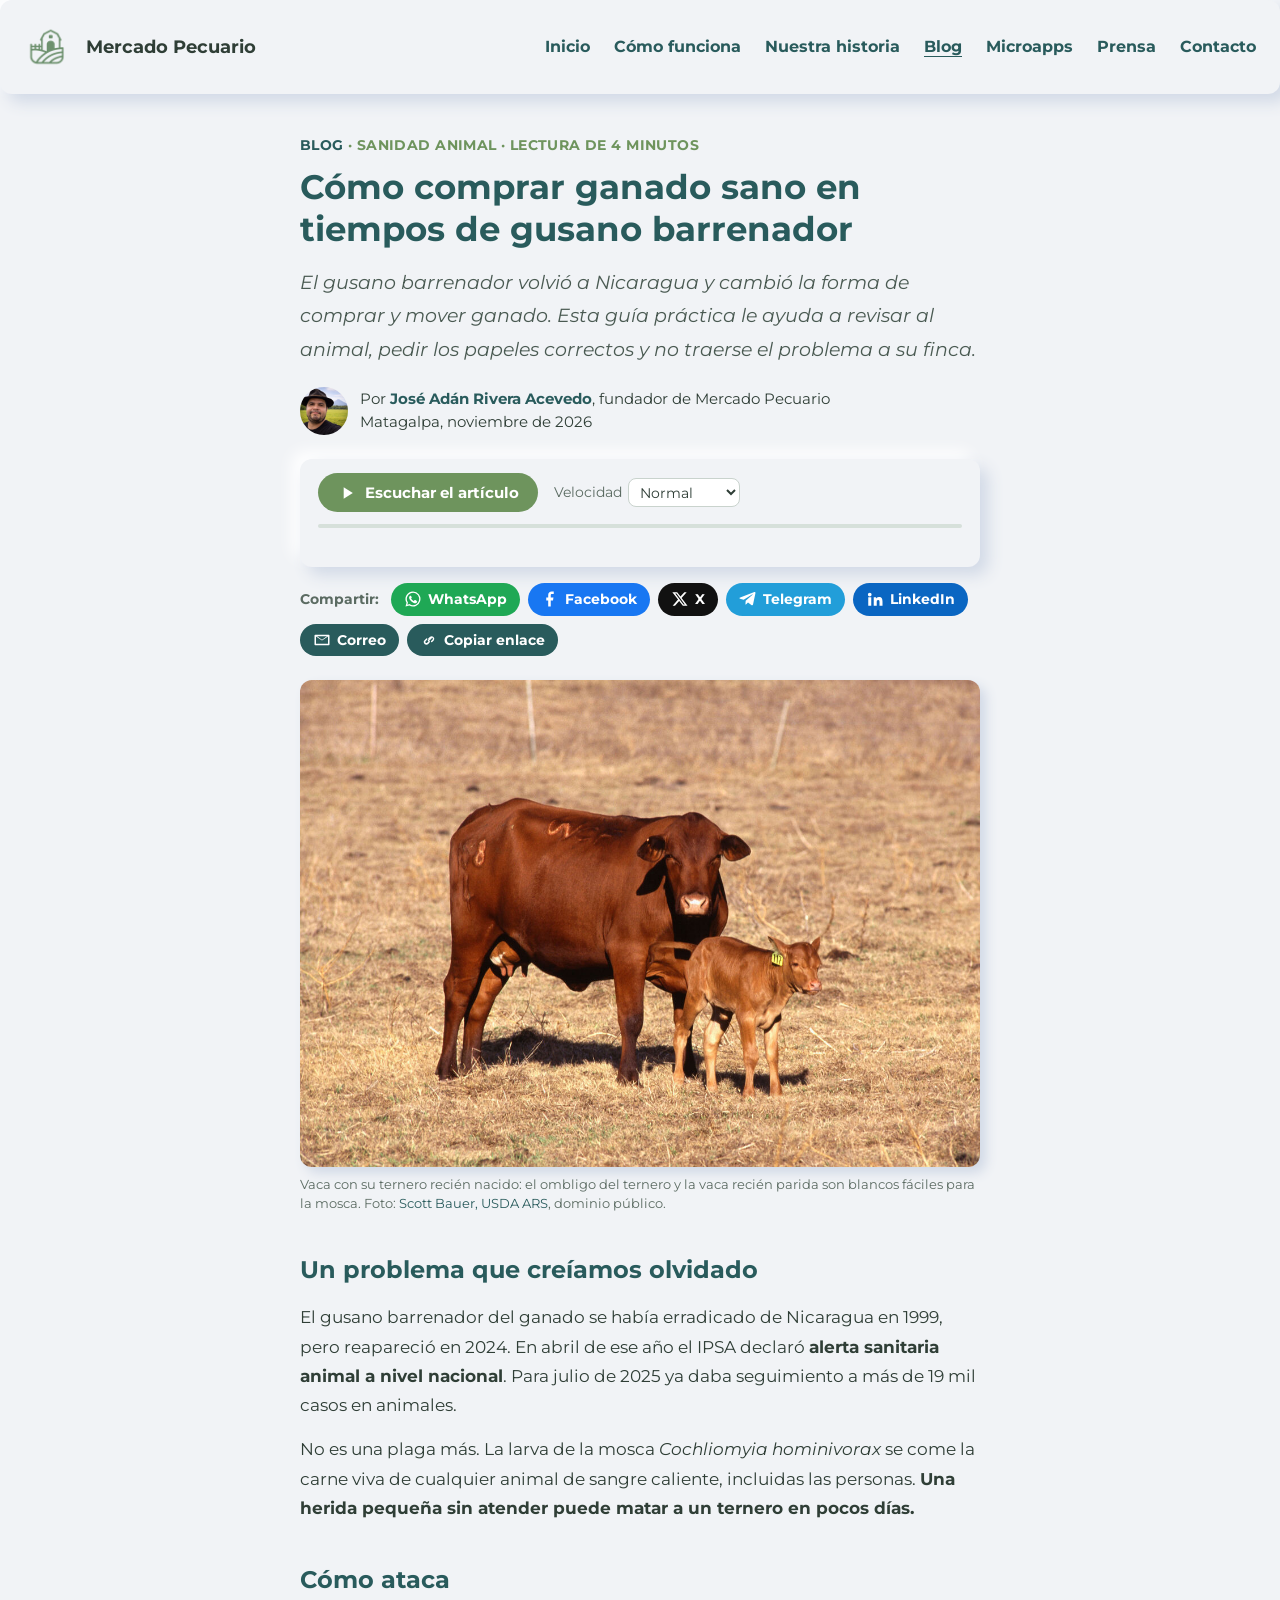
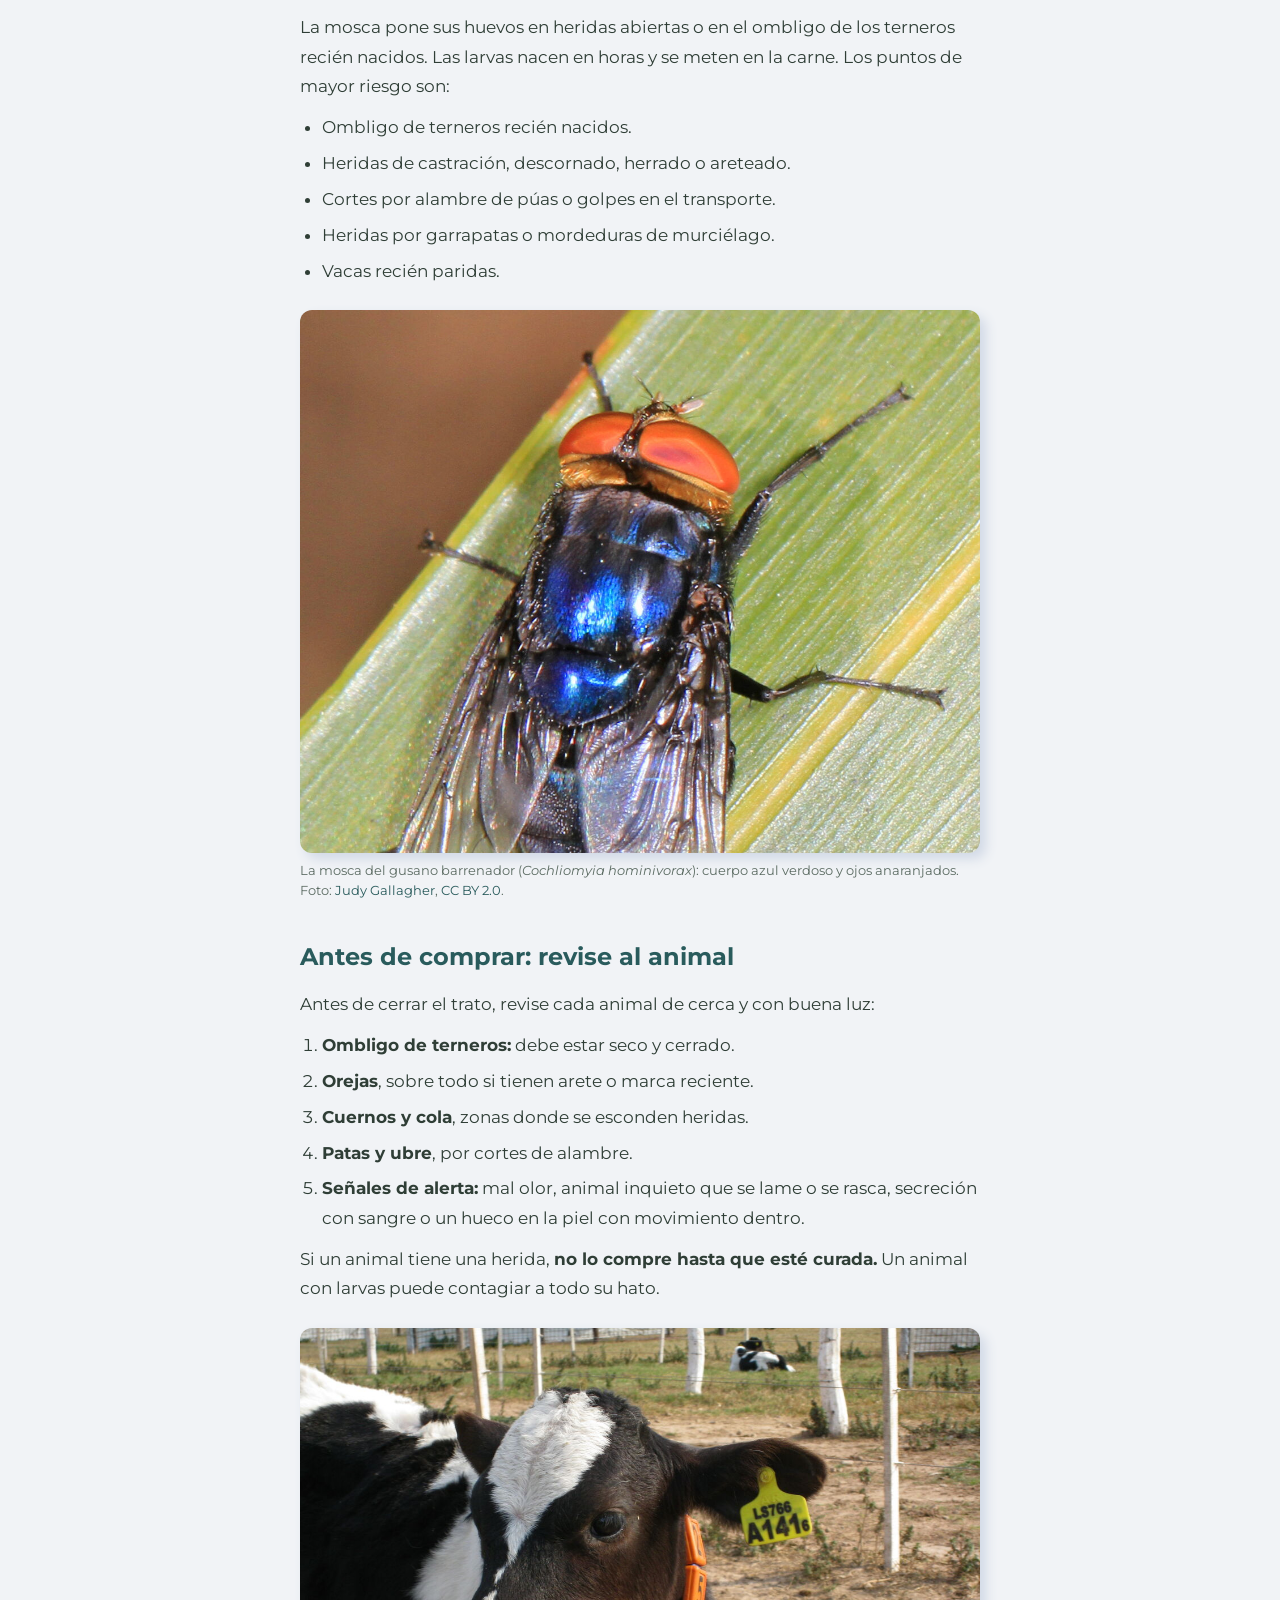
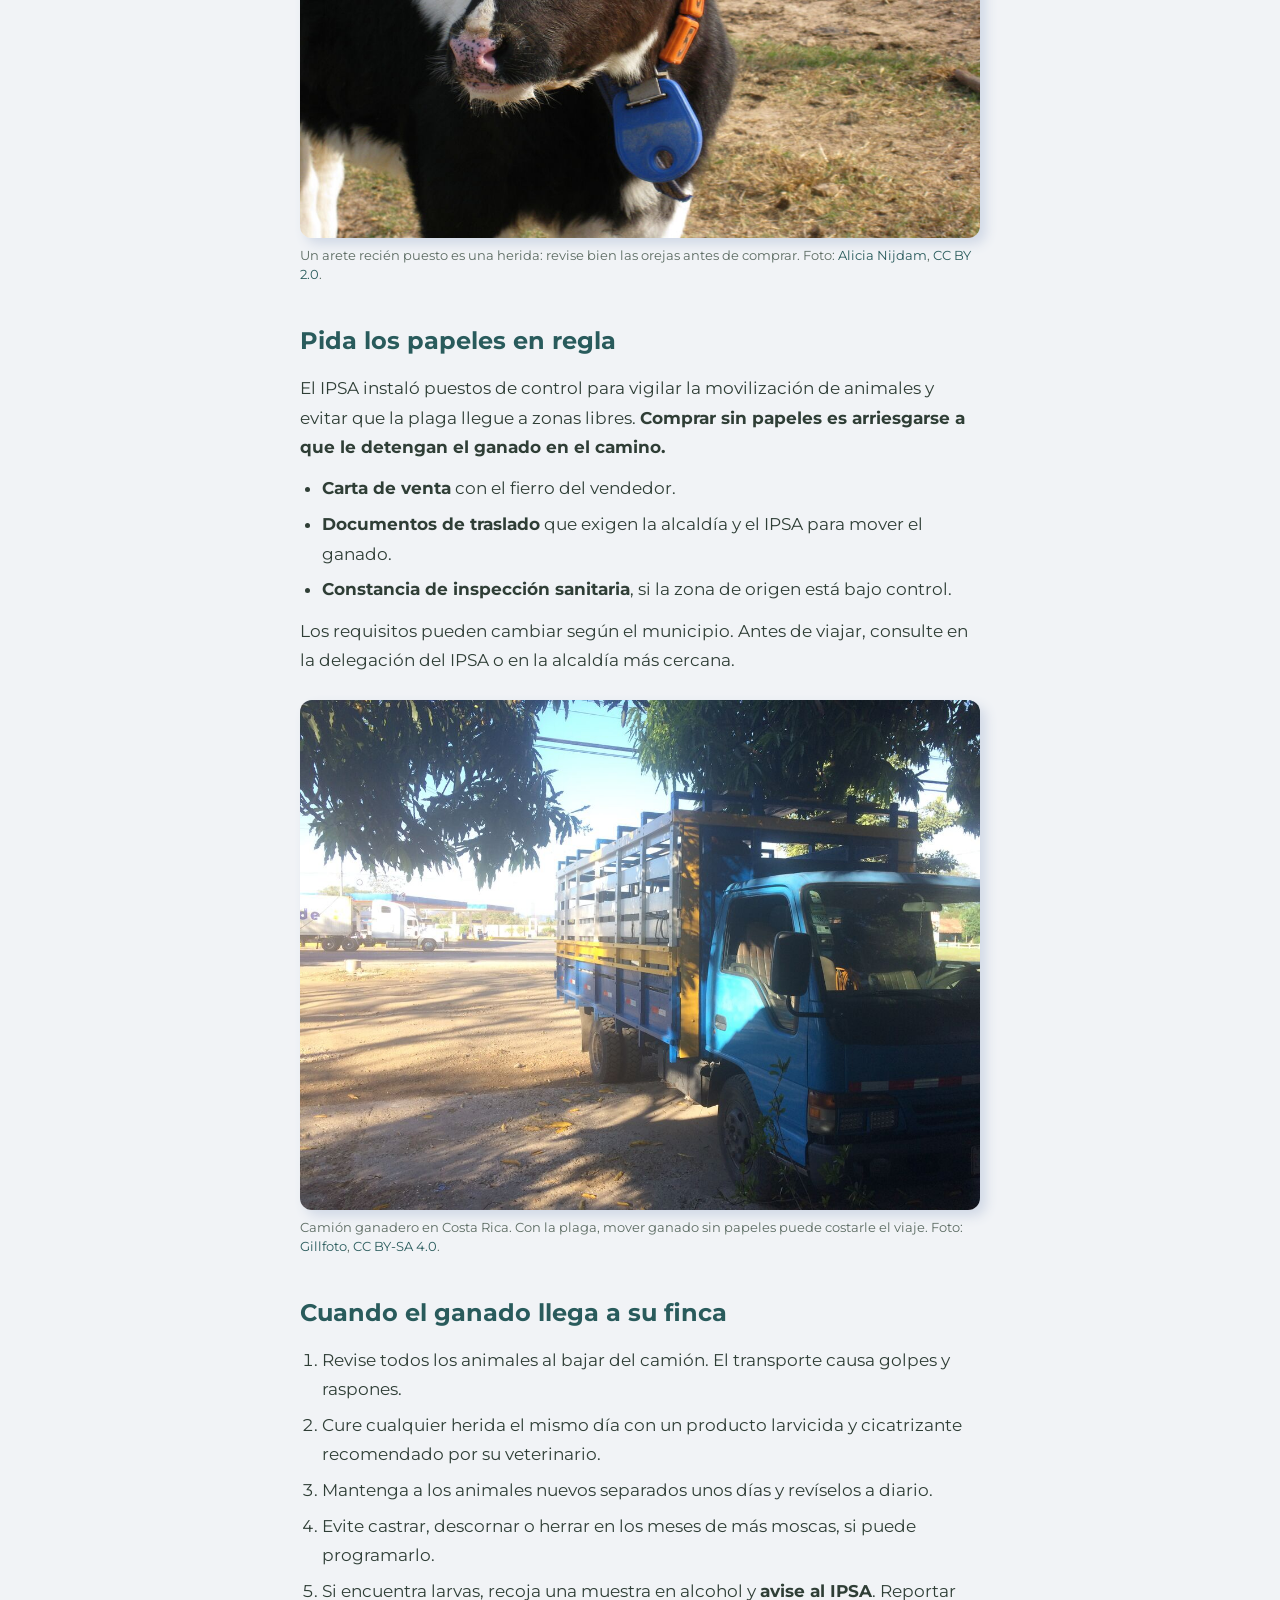
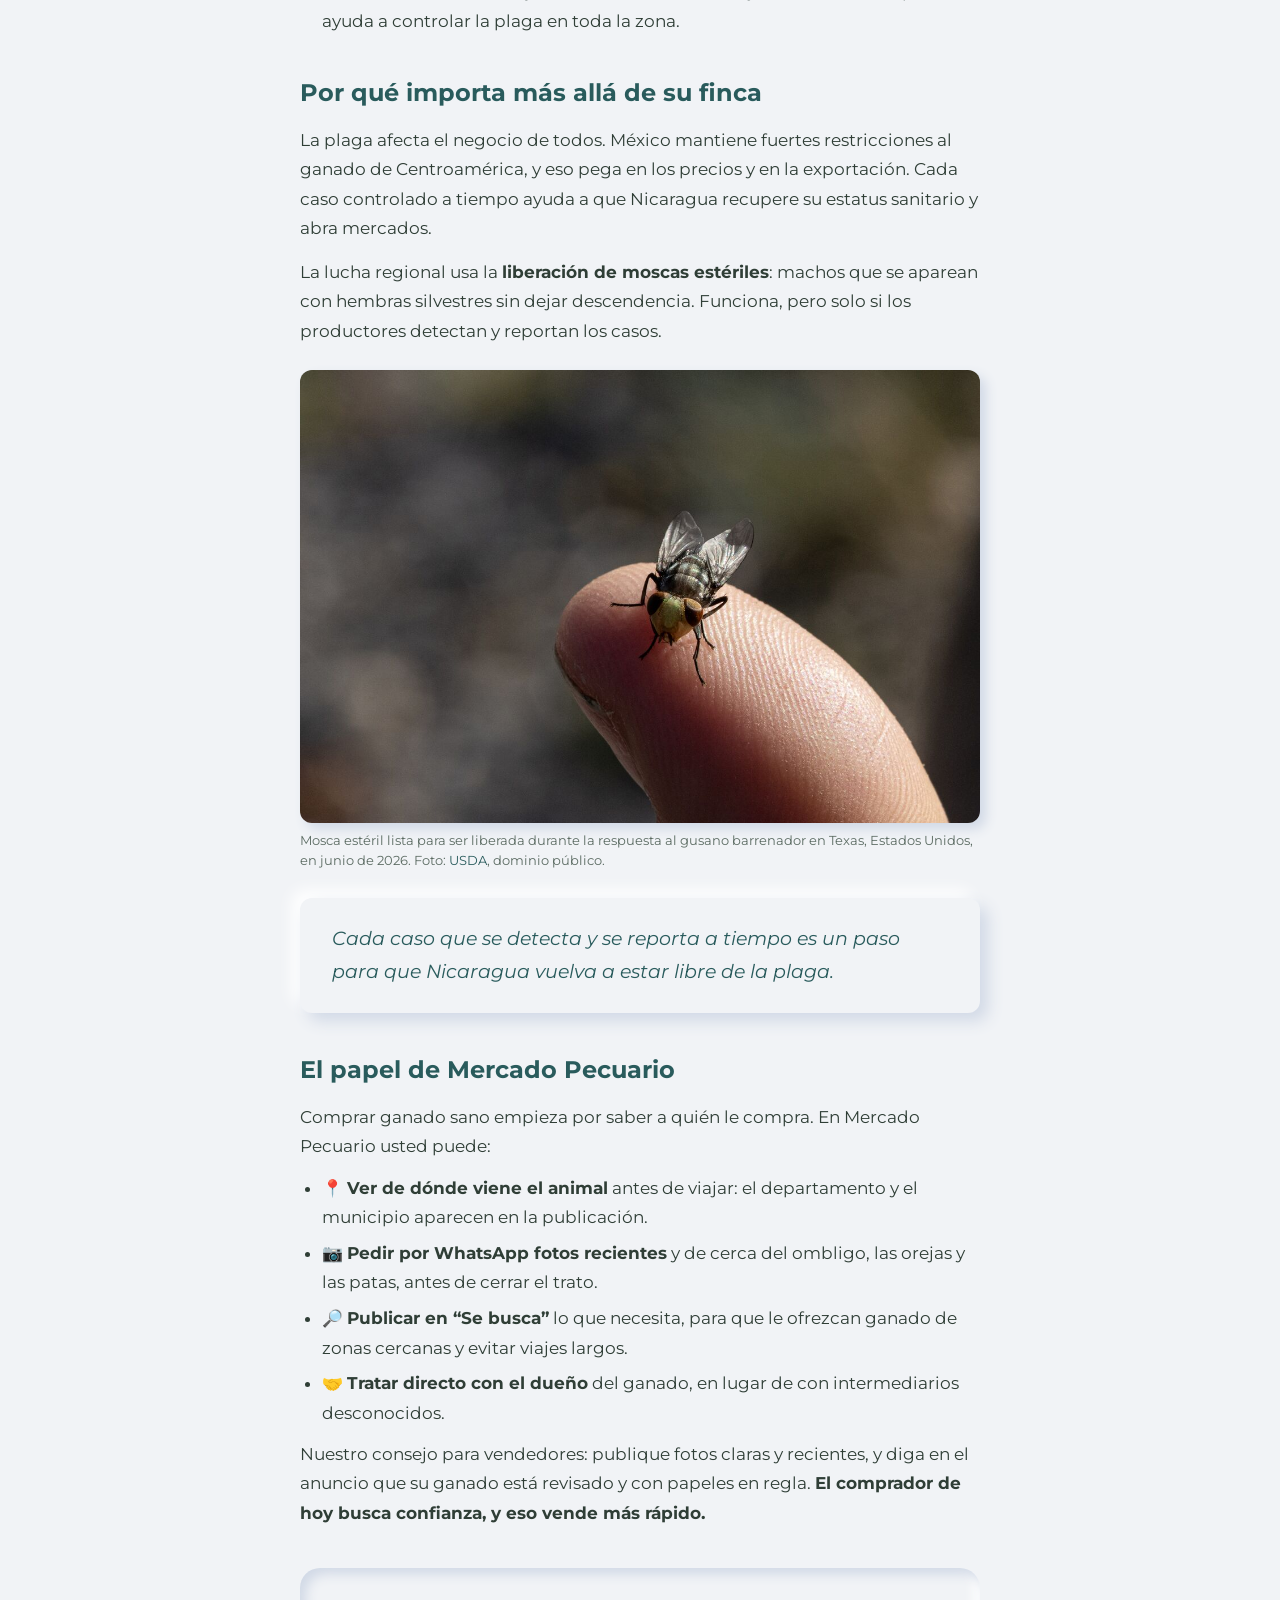
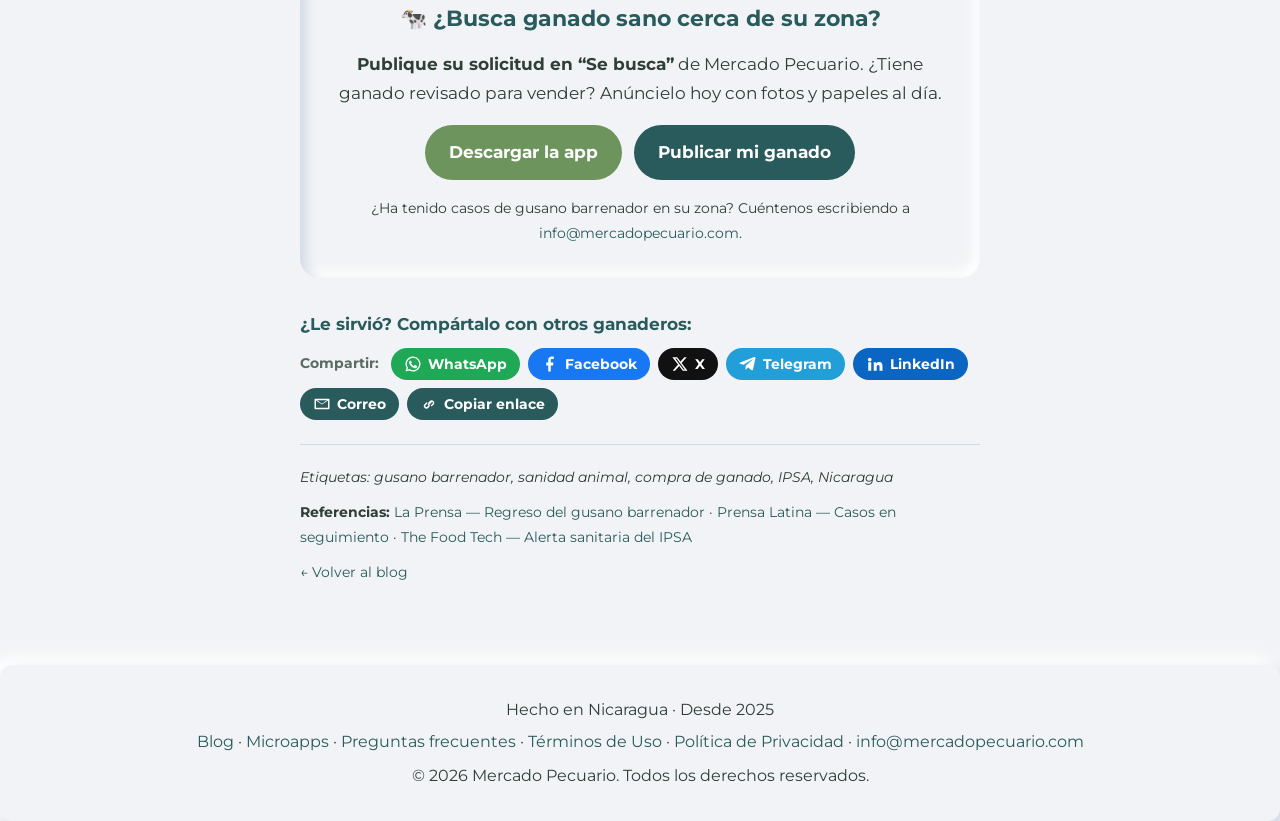
<file: blog/comprar-ganado-sano-gusano-barrenador/index.html>
<!DOCTYPE html>
<html lang="es">
<head>
  <!-- Google Tag Manager -->
  <script>
  (function(w,d,s,l,i){w[l]=w[l]||[];w[l].push({'gtm.start':
  new Date().getTime(),event:'gtm.js'});var f=d.getElementsByTagName(s)[0],
  j=d.createElement(s),dl=l!='dataLayer'?'&l='+l:'';j.async=true;j.src=
  'https://www.googletagmanager.com/gtm.js?id='+i+dl;f.parentNode.insertBefore(j,f);
  })(window,document,'script','dataLayer','GTM-NP2JBV4L');
  </script>
  <!-- End Google Tag Manager -->

  <meta charset="UTF-8" />
  <meta name="viewport" content="width=device-width, initial-scale=1.0" />
  <title>Cómo comprar ganado sano con el gusano barrenador en Nicaragua | Mercado Pecuario</title>

  <link rel="canonical" href="https://mercadopecuario.com/blog/comprar-ganado-sano-gusano-barrenador/" />
  <link rel="icon" href="/favicon.ico" type="image/x-icon" />

  <meta name="description" content="El gusano barrenador volvió a Nicaragua. Guía práctica para revisar al animal, pedir los papeles correctos y no traerse la plaga a su finca." />
  <meta name="author" content="José Adán Rivera Acevedo" />
  <meta name="robots" content="index, follow" />
  <meta name="theme-color" content="#295b5c" />

  <meta property="og:type" content="article" />
  <meta property="og:title" content="Cómo comprar ganado sano en tiempos de gusano barrenador" />
  <meta property="og:description" content="El gusano barrenador volvió a Nicaragua. Guía práctica para revisar al animal, pedir los papeles correctos y no traerse la plaga a su finca." />
  <meta property="og:url" content="https://mercadopecuario.com/blog/comprar-ganado-sano-gusano-barrenador/" />
  <meta property="og:image" content="https://mercadopecuario.com/blog/img/vaca-ternero-tropical.jpg" />
  <meta property="article:published_time" content="2026-11-11" />
  <meta property="article:author" content="José Adán Rivera Acevedo" />

  <meta name="twitter:card" content="summary_large_image" />
  <meta name="twitter:title" content="Cómo comprar ganado sano en tiempos de gusano barrenador" />
  <meta name="twitter:description" content="Cómo revisar al animal, qué papeles pedir y qué hacer al llegar a la finca." />
  <meta name="twitter:image" content="https://mercadopecuario.com/blog/img/vaca-ternero-tropical.jpg" />

  <script type="application/ld+json">
  {
    "@context": "https://schema.org",
    "@type": "BlogPosting",
    "headline": "Cómo comprar ganado sano en tiempos de gusano barrenador",
    "description": "El gusano barrenador volvió a Nicaragua. Guía práctica para revisar al animal, pedir los papeles correctos y no traerse la plaga a su finca.",
    "image": "https://mercadopecuario.com/blog/img/vaca-ternero-tropical.jpg",
    "datePublished": "2026-11-11",
    "inLanguage": "es",
    "mainEntityOfPage": "https://mercadopecuario.com/blog/comprar-ganado-sano-gusano-barrenador/",
    "keywords": [
      "gusano barrenador",
      "sanidad animal",
      "compra de ganado",
      "IPSA",
      "Nicaragua"
    ],
    "author": {
      "@type": "Person",
      "@id": "https://mercadopecuario.com/#fundador",
      "name": "José Adán Rivera Acevedo",
      "honorificPrefix": "Dr.",
      "url": "https://mercadopecuario.com/#historia"
    },
    "publisher": {
      "@type": "Organization",
      "@id": "https://mercadopecuario.com/#organizacion",
      "name": "Mercado Pecuario",
      "logo": {
        "@type": "ImageObject",
        "url": "https://mercadopecuario.com/logo-mercado-pecuario.png"
      }
    }
  }
  </script>

  <link rel="preconnect" href="https://fonts.gstatic.com" crossorigin />
  <link rel="preconnect" href="https://fonts.googleapis.com" />
  <link href="https://fonts.googleapis.com/css2?family=Montserrat:wght@400;700&display=swap" rel="stylesheet" />
  <link rel="stylesheet" href="/styles.css" />
  <script defer src="/scripts.js"></script>
  <script defer src="/blog/blog.js"></script>
</head>

<body>
  <noscript><iframe src="https://www.googletagmanager.com/ns.html?id=GTM-NP2JBV4L"
  height="0" width="0" style="display:none;visibility:hidden"></iframe></noscript>

  <a class="skip-link" href="#articulo">Saltar al contenido</a>

  <header class="navbar neomorph" role="banner">
    <a class="logo" href="/">
      <img src="/logo-mercado-pecuario.png" alt="Logo de Mercado Pecuario" class="logo-img" width="62" height="62" decoding="async" />
      <span>Mercado Pecuario</span>
    </a>
    <nav id="nav-menu" aria-label="Principal">
      <ul>
        <li><a href="/">Inicio</a></li>
        <li><a href="/#como-funciona">Cómo funciona</a></li>
        <li><a href="/#historia">Nuestra historia</a></li>
        <li><a href="/blog/" aria-current="page">Blog</a></li>
        <li><a href="/microapps/">Microapps</a></li>
        <li><a href="/#prensa">Prensa</a></li>
        <li><a href="/#contacto">Contacto</a></li>
      </ul>
    </nav>
    <button class="menu-toggle" aria-controls="nav-menu" aria-expanded="false" aria-label="Abrir menú">☰</button>
  </header>

  <main id="articulo">
    <article class="post">
      <p class="post-breadcrumb"><a href="/blog/">Blog</a> · Sanidad animal · Lectura de 4 minutos</p>

      <h1>Cómo comprar ganado sano en tiempos de gusano barrenador</h1>
      <p class="post-lead">
        El gusano barrenador volvió a Nicaragua y cambió la forma de comprar y mover ganado. Esta guía práctica le ayuda a revisar al animal, pedir los papeles correctos y no traerse el problema a su finca.
      </p>

      <div class="post-byline">
        <img src="/fundador-jose-rivera.jpg" alt="" width="48" height="48" loading="lazy" />
        <p>
          Por <a href="/#historia"><strong>José Adán Rivera Acevedo</strong></a>, fundador de Mercado Pecuario<br />
          Matagalpa, <time datetime="2026-11-11">noviembre de 2026</time>
        </p>
      </div>

      <div class="tts-player neomorph" hidden>
        <button type="button" class="tts-play" aria-pressed="false">
          <svg class="tts-icon tts-icon-play" viewBox="0 0 24 24" aria-hidden="true"><path fill="currentColor" d="M8 5v14l11-7z"/></svg>
          <svg class="tts-icon tts-icon-pause" viewBox="0 0 24 24" aria-hidden="true"><path fill="currentColor" d="M6 5h4v14H6zm8 0h4v14h-4z"/></svg>
          <span class="tts-play-label">Escuchar el artículo</span>
        </button>
        <button type="button" class="tts-stop" hidden aria-label="Detener la lectura">
          <svg class="tts-icon" viewBox="0 0 24 24" aria-hidden="true"><path fill="currentColor" d="M6 6h12v12H6z"/></svg>
        </button>
        <label class="tts-rate-label">Velocidad
          <select class="tts-rate">
            <option value="0.85">Lenta</option>
            <option value="1" selected>Normal</option>
            <option value="1.2">Rápida</option>
            <option value="1.4">Muy rápida</option>
          </select>
        </label>
        <div class="tts-progress" aria-hidden="true"><span></span></div>
        <p class="tts-status" aria-live="polite"></p>
      </div>

      <div class="share-bar share-top" role="group" aria-label="Compartir este artículo">
        <span class="share-title">Compartir:</span>
        <a class="share-btn share-whatsapp" href="https://wa.me/?text=C%C3%B3mo%20comprar%20ganado%20sano%20en%20tiempos%20de%20gusano%20barrenador%20https%3A//mercadopecuario.com/blog/comprar-ganado-sano-gusano-barrenador/" target="_blank" rel="noopener noreferrer" aria-label="Compartir en WhatsApp"><svg class="share-icon" viewBox="0 0 24 24" aria-hidden="true"><path fill="currentColor" d="M12 2a10 10 0 0 0-8.6 15.1L2 22l5-1.3A10 10 0 1 0 12 2Zm0 18.2a8.2 8.2 0 0 1-4.2-1.2l-.3-.2-3 .8.8-2.9-.2-.3A8.2 8.2 0 1 1 12 20.2Zm4.5-6.1c-.2-.1-1.5-.7-1.7-.8-.2-.1-.4-.1-.6.1l-.8 1c-.1.2-.3.2-.5.1a6.7 6.7 0 0 1-3.3-2.9c-.3-.4.2-.4.7-1.3.1-.2 0-.3 0-.4l-.8-1.8c-.2-.5-.4-.4-.6-.4h-.5a1 1 0 0 0-.7.3 3 3 0 0 0-.9 2.2 5.2 5.2 0 0 0 1.1 2.8 11.9 11.9 0 0 0 4.6 4c1.7.7 2.3.8 3.2.6.5-.1 1.5-.6 1.7-1.2.2-.6.2-1.1.1-1.2l-.5-.3Z"/></svg><span class="share-label">WhatsApp</span></a>
        <a class="share-btn share-facebook" href="https://www.facebook.com/sharer/sharer.php?u=https%3A//mercadopecuario.com/blog/comprar-ganado-sano-gusano-barrenador/" target="_blank" rel="noopener noreferrer" aria-label="Compartir en Facebook"><svg class="share-icon" viewBox="0 0 24 24" aria-hidden="true"><path fill="currentColor" d="M13 22v-8h3l.6-4H13V7.2c0-1.1.3-1.8 1.9-1.8H17V2.1C16.6 2 15.5 2 14.2 2 11.5 2 9.6 3.7 9.6 6.8V10H7v4h2.6v8h3.4Z"/></svg><span class="share-label">Facebook</span></a>
        <a class="share-btn share-x" href="https://x.com/intent/post?url=https%3A//mercadopecuario.com/blog/comprar-ganado-sano-gusano-barrenador/&amp;text=C%C3%B3mo%20comprar%20ganado%20sano%20en%20tiempos%20de%20gusano%20barrenador" target="_blank" rel="noopener noreferrer" aria-label="Compartir en X"><svg class="share-icon" viewBox="0 0 24 24" aria-hidden="true"><path fill="currentColor" d="M17.8 3h3.1l-6.8 7.7L22 21h-6.2l-4.9-6.4L5.3 21H2.2l7.2-8.3L1.8 3h6.4l4.4 5.8L17.8 3Zm-1.1 16.2h1.7L7.4 4.7H5.6l11.1 14.5Z"/></svg><span class="share-label">X</span></a>
        <a class="share-btn share-telegram" href="https://t.me/share/url?url=https%3A//mercadopecuario.com/blog/comprar-ganado-sano-gusano-barrenador/&amp;text=C%C3%B3mo%20comprar%20ganado%20sano%20en%20tiempos%20de%20gusano%20barrenador" target="_blank" rel="noopener noreferrer" aria-label="Compartir en Telegram"><svg class="share-icon" viewBox="0 0 24 24" aria-hidden="true"><path fill="currentColor" d="M21.9 4.3 18.7 19.4c-.2 1.1-.9 1.3-1.8.8l-4.9-3.6-2.4 2.3c-.3.3-.5.5-1 .5l.3-5 9.1-8.2c.4-.4-.1-.6-.6-.2L6.2 13 1.4 11.5c-1-.3-1.1-1 .2-1.5L20.5 2.7c.9-.3 1.6.2 1.4 1.6Z"/></svg><span class="share-label">Telegram</span></a>
        <a class="share-btn share-linkedin" href="https://www.linkedin.com/sharing/share-offsite/?url=https%3A//mercadopecuario.com/blog/comprar-ganado-sano-gusano-barrenador/" target="_blank" rel="noopener noreferrer" aria-label="Compartir en LinkedIn"><svg class="share-icon" viewBox="0 0 24 24" aria-hidden="true"><path fill="currentColor" d="M4.98 3.5a2.5 2.5 0 1 1 0 5 2.5 2.5 0 0 1 0-5ZM3 9.75h4V21H3V9.75Zm6.5 0h3.8v1.6h.1c.5-1 1.8-2 3.8-2 4 0 4.8 2.6 4.8 6V21h-4v-5c0-1.2 0-2.8-1.7-2.8s-2 1.3-2 2.7V21h-4V9.75Z"/></svg><span class="share-label">LinkedIn</span></a>
        <a class="share-btn share-email" href="mailto:?subject=C%C3%B3mo%20comprar%20ganado%20sano%20en%20tiempos%20de%20gusano%20barrenador&amp;body=C%C3%B3mo%20comprar%20ganado%20sano%20en%20tiempos%20de%20gusano%20barrenador%0A%0Ahttps%3A//mercadopecuario.com/blog/comprar-ganado-sano-gusano-barrenador/" target="_blank" rel="noopener noreferrer" aria-label="Compartir en Correo"><svg class="share-icon" viewBox="0 0 24 24" aria-hidden="true"><path fill="currentColor" d="M3 5h18a1 1 0 0 1 1 1v12a1 1 0 0 1-1 1H3a1 1 0 0 1-1-1V6a1 1 0 0 1 1-1Zm1 2.2V17h16V7.2l-8 5.6-8-5.6ZM5.4 7l6.6 4.6L18.6 7H5.4Z"/></svg><span class="share-label">Correo</span></a>
        <button type="button" class="share-btn share-copy" data-share-copy="https://mercadopecuario.com/blog/comprar-ganado-sano-gusano-barrenador/"><svg class="share-icon" viewBox="0 0 24 24" aria-hidden="true"><path fill="currentColor" d="M10.6 13.4a1 1 0 0 1 0-1.4l3.5-3.5a1 1 0 1 1 1.4 1.4L12 13.4a1 1 0 0 1-1.4 0Zm-2.1 4.9a3.5 3.5 0 0 1-2.5-6l2.1-2.1a1 1 0 1 1 1.4 1.4L7.4 13.7a1.5 1.5 0 0 0 2.1 2.1l2.1-2.1a1 1 0 1 1 1.4 1.4L11 17.3a3.5 3.5 0 0 1-2.5 1ZM15.5 15a1 1 0 0 1-.7-1.7l2.1-2.1a1.5 1.5 0 0 0-2.1-2.1l-2.1 2.1a1 1 0 1 1-1.4-1.4L13.4 7.7a3.5 3.5 0 0 1 4.9 4.9l-2.1 2.1a1 1 0 0 1-.7.3Z"/></svg><span class="share-label">Copiar enlace</span></button>
        <button type="button" class="share-btn share-native" data-share-native data-url="https://mercadopecuario.com/blog/comprar-ganado-sano-gusano-barrenador/" data-title="Cómo comprar ganado sano en tiempos de gusano barrenador" hidden><svg class="share-icon" viewBox="0 0 24 24" aria-hidden="true"><path fill="currentColor" d="M18 16a3 3 0 0 0-2.4 1.2l-6.7-3.4a3 3 0 0 0 0-1.6l6.7-3.4A3 3 0 1 0 15 7l-6.7 3.4a3 3 0 1 0 0 3.2L15 17a3 3 0 1 0 3-1Z"/></svg><span class="share-label">Más opciones</span></button>
      </div>

      <figure class="post-figure post-hero">
        <img src="/blog/img/vaca-ternero-tropical.jpg"
             alt="Una vaca roja de raza tropical junto a su ternero recién nacido en un potrero seco"
             width="1200" height="859" />
        <figcaption>
          Vaca con su ternero recién nacido: el ombligo del ternero y la vaca recién parida son blancos fáciles para la mosca. Foto:
          <a href="https://commons.wikimedia.org/wiki/File:Cow_with_calf.jpg" rel="noopener">Scott Bauer, USDA ARS</a>,
          dominio público.
        </figcaption>
      </figure>

      <h2>Un problema que creíamos olvidado</h2>
      <p>
        El gusano barrenador del ganado se había erradicado de Nicaragua en 1999, pero
        reapareció en 2024. En abril de ese año el IPSA declaró <strong>alerta sanitaria animal a nivel
        nacional</strong>. Para julio de 2025 ya daba seguimiento a más de 19 mil casos en animales.
      </p>
      <p>
        No es una plaga más. La larva de la mosca <em>Cochliomyia hominivorax</em> se come la carne viva
        de cualquier animal de sangre caliente, incluidas las personas. <strong>Una herida pequeña sin
        atender puede matar a un ternero en pocos días.</strong>
      </p>

      <h2>Cómo ataca</h2>
      <p>
        La mosca pone sus huevos en heridas abiertas o en el ombligo de los terneros recién
        nacidos. Las larvas nacen en horas y se meten en la carne. Los puntos de mayor riesgo son:
      </p>
      <ul>
        <li>Ombligo de terneros recién nacidos.</li>
        <li>Heridas de castración, descornado, herrado o areteado.</li>
        <li>Cortes por alambre de púas o golpes en el transporte.</li>
        <li>Heridas por garrapatas o mordeduras de murciélago.</li>
        <li>Vacas recién paridas.</li>
      </ul>

      <figure class="post-figure">
        <img src="/blog/img/mosca-gusano-barrenador.jpg"
             alt="Primer plano de una mosca de cuerpo azul metálico y ojos anaranjados posada sobre una hoja"
             width="1200" height="959" loading="lazy" />
        <figcaption>
          La mosca del gusano barrenador (<em>Cochliomyia hominivorax</em>): cuerpo azul verdoso y ojos anaranjados. Foto:
          <a href="https://commons.wikimedia.org/wiki/File:Screwworm_-_Cochliomyia_hominivorax,_Big_Pine_Key,_Florida.jpg" rel="noopener">Judy Gallagher</a>,
          <a href="https://creativecommons.org/licenses/by/2.0/deed.es" rel="license noopener">CC BY 2.0</a>.
        </figcaption>
      </figure>

      <h2>Antes de comprar: revise al animal</h2>
      <p>Antes de cerrar el trato, revise cada animal de cerca y con buena luz:</p>
      <ol>
        <li><strong>Ombligo de terneros:</strong> debe estar seco y cerrado.</li>
        <li><strong>Orejas</strong>, sobre todo si tienen arete o marca reciente.</li>
        <li><strong>Cuernos y cola</strong>, zonas donde se esconden heridas.</li>
        <li><strong>Patas y ubre</strong>, por cortes de alambre.</li>
        <li><strong>Señales de alerta:</strong> mal olor, animal inquieto que se lame o se rasca, secreción con
          sangre o un hueco en la piel con movimiento dentro.</li>
      </ol>
      <p>
        Si un animal tiene una herida, <strong>no lo compre hasta que esté curada.</strong> Un animal con larvas
        puede contagiar a todo su hato.
      </p>

      <figure class="post-figure">
        <img src="/blog/img/ternero-arete.jpg"
             alt="Ternero blanco y negro con un arete amarillo en la oreja y un collar con identificador"
             width="1200" height="900" loading="lazy" />
        <figcaption>
          Un arete recién puesto es una herida: revise bien las orejas antes de comprar. Foto:
          <a href="https://commons.wikimedia.org/wiki/File:A_calf_with_eartag_and_transponder_in_Agentina.jpg" rel="noopener">Alicia Nijdam</a>,
          <a href="https://creativecommons.org/licenses/by/2.0/deed.es" rel="license noopener">CC BY 2.0</a>.
        </figcaption>
      </figure>

      <h2>Pida los papeles en regla</h2>
      <p>
        El IPSA instaló puestos de control para vigilar la movilización de animales y evitar que la
        plaga llegue a zonas libres. <strong>Comprar sin papeles es arriesgarse a que le detengan el
        ganado en el camino.</strong>
      </p>
      <ul>
        <li><strong>Carta de venta</strong> con el fierro del vendedor.</li>
        <li><strong>Documentos de traslado</strong> que exigen la alcaldía y el IPSA para mover el ganado.</li>
        <li><strong>Constancia de inspección sanitaria</strong>, si la zona de origen está bajo control.</li>
      </ul>
      <p>
        Los requisitos pueden cambiar según el municipio. Antes de viajar, consulte en la
        delegación del IPSA o en la alcaldía más cercana.
      </p>

      <figure class="post-figure">
        <img src="/blog/img/camion-ganadero-costa-rica.jpg"
             alt="Camión ganadero azul con jaula de madera estacionado a la orilla de una calle"
             width="1200" height="900" loading="lazy" />
        <figcaption>
          Camión ganadero en Costa Rica. Con la plaga, mover ganado sin papeles puede costarle el viaje. Foto:
          <a href="https://commons.wikimedia.org/wiki/File:Cattle_truck_3088.jpg" rel="noopener">Gillfoto</a>,
          <a href="https://creativecommons.org/licenses/by-sa/4.0/deed.es" rel="license noopener">CC BY-SA 4.0</a>.
        </figcaption>
      </figure>

      <h2>Cuando el ganado llega a su finca</h2>
      <ol>
        <li>Revise todos los animales al bajar del camión. El transporte causa golpes y raspones.</li>
        <li>Cure cualquier herida el mismo día con un producto larvicida y cicatrizante
          recomendado por su veterinario.</li>
        <li>Mantenga a los animales nuevos separados unos días y revíselos a diario.</li>
        <li>Evite castrar, descornar o herrar en los meses de más moscas, si puede programarlo.</li>
        <li>Si encuentra larvas, recoja una muestra en alcohol y <strong>avise al IPSA</strong>. Reportar ayuda a
          controlar la plaga en toda la zona.</li>
      </ol>

      <h2>Por qué importa más allá de su finca</h2>
      <p>
        La plaga afecta el negocio de todos. México mantiene fuertes restricciones al ganado de
        Centroamérica, y eso pega en los precios y en la exportación. Cada caso controlado a
        tiempo ayuda a que Nicaragua recupere su estatus sanitario y abra mercados.
      </p>
      <p>
        La lucha regional usa la <strong>liberación de moscas estériles</strong>: machos que se aparean con
        hembras silvestres sin dejar descendencia. Funciona, pero solo si los productores
        detectan y reportan los casos.
      </p>

      <figure class="post-figure">
        <img src="/blog/img/mosca-esteril-texas.jpg"
             alt="Una mosca estéril posada en la punta de un dedo, con fondo desenfocado"
             width="1200" height="800" loading="lazy" />
        <figcaption>
          Mosca estéril lista para ser liberada durante la respuesta al gusano barrenador en Texas, Estados Unidos, en junio de 2026. Foto:
          <a href="https://commons.wikimedia.org/wiki/File:New_World_Screwworm_Response_in_Central_Texas_--_Sterile_Fly_Ground_Release_Chamber_Operations_(55351822248).jpg" rel="noopener">USDA</a>,
          dominio público.
        </figcaption>
      </figure>

      <blockquote class="quote neomorph">
        <p>
          Cada caso que se detecta y se reporta a tiempo es un paso para que Nicaragua
          vuelva a estar libre de la plaga.
        </p>
      </blockquote>

      <h2>El papel de Mercado Pecuario</h2>
      <p>Comprar ganado sano empieza por saber a quién le compra. En Mercado Pecuario usted puede:</p>
      <ul>
        <li>📍 <strong>Ver de dónde viene el animal</strong> antes de viajar: el departamento y el municipio aparecen en la publicación.</li>
        <li>📷 <strong>Pedir por WhatsApp fotos recientes</strong> y de cerca del ombligo, las orejas y las patas, antes de cerrar el trato.</li>
        <li>🔎 <strong>Publicar en “Se busca”</strong> lo que necesita, para que le ofrezcan ganado de zonas cercanas y evitar viajes largos.</li>
        <li>🤝 <strong>Tratar directo con el dueño</strong> del ganado, en lugar de con intermediarios desconocidos.</li>
      </ul>
      <p>
        Nuestro consejo para vendedores: publique fotos claras y recientes, y diga en el anuncio
        que su ganado está revisado y con papeles en regla. <strong>El comprador de hoy busca confianza,
        y eso vende más rápido.</strong>
      </p>

      <aside class="post-cta neomorph-in">
        <h2>🐄 ¿Busca ganado sano cerca de su zona?</h2>
        <p>
          <strong>Publique su solicitud en “Se busca”</strong> de Mercado Pecuario. ¿Tiene ganado revisado para
          vender? Anúncielo hoy con fotos y papeles al día.
        </p>
        <div class="actions-row">
          <a class="btn" href="https://play.google.com/store/apps/details?id=com.mercadopecuario" target="_blank" rel="noopener noreferrer">Descargar la app</a>
          <a class="btn btn-secondary" href="https://play.google.com/store/apps/details?id=com.mercadopecuario" target="_blank" rel="noopener noreferrer">Publicar mi ganado</a>
        </div>
        <p class="post-cta-note">
          ¿Ha tenido casos de gusano barrenador en su zona? Cuéntenos escribiendo a
          <a href="mailto:info@mercadopecuario.com?subject=Gusano%20barrenador%20en%20mi%20zona">info@mercadopecuario.com</a>.
        </p>
      </aside>

      <p class="share-cta">¿Le sirvió? Compártalo con otros ganaderos:</p>
      <div class="share-bar share-bottom" role="group" aria-label="Compartir este artículo">
        <span class="share-title">Compartir:</span>
        <a class="share-btn share-whatsapp" href="https://wa.me/?text=C%C3%B3mo%20comprar%20ganado%20sano%20en%20tiempos%20de%20gusano%20barrenador%20https%3A//mercadopecuario.com/blog/comprar-ganado-sano-gusano-barrenador/" target="_blank" rel="noopener noreferrer" aria-label="Compartir en WhatsApp"><svg class="share-icon" viewBox="0 0 24 24" aria-hidden="true"><path fill="currentColor" d="M12 2a10 10 0 0 0-8.6 15.1L2 22l5-1.3A10 10 0 1 0 12 2Zm0 18.2a8.2 8.2 0 0 1-4.2-1.2l-.3-.2-3 .8.8-2.9-.2-.3A8.2 8.2 0 1 1 12 20.2Zm4.5-6.1c-.2-.1-1.5-.7-1.7-.8-.2-.1-.4-.1-.6.1l-.8 1c-.1.2-.3.2-.5.1a6.7 6.7 0 0 1-3.3-2.9c-.3-.4.2-.4.7-1.3.1-.2 0-.3 0-.4l-.8-1.8c-.2-.5-.4-.4-.6-.4h-.5a1 1 0 0 0-.7.3 3 3 0 0 0-.9 2.2 5.2 5.2 0 0 0 1.1 2.8 11.9 11.9 0 0 0 4.6 4c1.7.7 2.3.8 3.2.6.5-.1 1.5-.6 1.7-1.2.2-.6.2-1.1.1-1.2l-.5-.3Z"/></svg><span class="share-label">WhatsApp</span></a>
        <a class="share-btn share-facebook" href="https://www.facebook.com/sharer/sharer.php?u=https%3A//mercadopecuario.com/blog/comprar-ganado-sano-gusano-barrenador/" target="_blank" rel="noopener noreferrer" aria-label="Compartir en Facebook"><svg class="share-icon" viewBox="0 0 24 24" aria-hidden="true"><path fill="currentColor" d="M13 22v-8h3l.6-4H13V7.2c0-1.1.3-1.8 1.9-1.8H17V2.1C16.6 2 15.5 2 14.2 2 11.5 2 9.6 3.7 9.6 6.8V10H7v4h2.6v8h3.4Z"/></svg><span class="share-label">Facebook</span></a>
        <a class="share-btn share-x" href="https://x.com/intent/post?url=https%3A//mercadopecuario.com/blog/comprar-ganado-sano-gusano-barrenador/&amp;text=C%C3%B3mo%20comprar%20ganado%20sano%20en%20tiempos%20de%20gusano%20barrenador" target="_blank" rel="noopener noreferrer" aria-label="Compartir en X"><svg class="share-icon" viewBox="0 0 24 24" aria-hidden="true"><path fill="currentColor" d="M17.8 3h3.1l-6.8 7.7L22 21h-6.2l-4.9-6.4L5.3 21H2.2l7.2-8.3L1.8 3h6.4l4.4 5.8L17.8 3Zm-1.1 16.2h1.7L7.4 4.7H5.6l11.1 14.5Z"/></svg><span class="share-label">X</span></a>
        <a class="share-btn share-telegram" href="https://t.me/share/url?url=https%3A//mercadopecuario.com/blog/comprar-ganado-sano-gusano-barrenador/&amp;text=C%C3%B3mo%20comprar%20ganado%20sano%20en%20tiempos%20de%20gusano%20barrenador" target="_blank" rel="noopener noreferrer" aria-label="Compartir en Telegram"><svg class="share-icon" viewBox="0 0 24 24" aria-hidden="true"><path fill="currentColor" d="M21.9 4.3 18.7 19.4c-.2 1.1-.9 1.3-1.8.8l-4.9-3.6-2.4 2.3c-.3.3-.5.5-1 .5l.3-5 9.1-8.2c.4-.4-.1-.6-.6-.2L6.2 13 1.4 11.5c-1-.3-1.1-1 .2-1.5L20.5 2.7c.9-.3 1.6.2 1.4 1.6Z"/></svg><span class="share-label">Telegram</span></a>
        <a class="share-btn share-linkedin" href="https://www.linkedin.com/sharing/share-offsite/?url=https%3A//mercadopecuario.com/blog/comprar-ganado-sano-gusano-barrenador/" target="_blank" rel="noopener noreferrer" aria-label="Compartir en LinkedIn"><svg class="share-icon" viewBox="0 0 24 24" aria-hidden="true"><path fill="currentColor" d="M4.98 3.5a2.5 2.5 0 1 1 0 5 2.5 2.5 0 0 1 0-5ZM3 9.75h4V21H3V9.75Zm6.5 0h3.8v1.6h.1c.5-1 1.8-2 3.8-2 4 0 4.8 2.6 4.8 6V21h-4v-5c0-1.2 0-2.8-1.7-2.8s-2 1.3-2 2.7V21h-4V9.75Z"/></svg><span class="share-label">LinkedIn</span></a>
        <a class="share-btn share-email" href="mailto:?subject=C%C3%B3mo%20comprar%20ganado%20sano%20en%20tiempos%20de%20gusano%20barrenador&amp;body=C%C3%B3mo%20comprar%20ganado%20sano%20en%20tiempos%20de%20gusano%20barrenador%0A%0Ahttps%3A//mercadopecuario.com/blog/comprar-ganado-sano-gusano-barrenador/" target="_blank" rel="noopener noreferrer" aria-label="Compartir en Correo"><svg class="share-icon" viewBox="0 0 24 24" aria-hidden="true"><path fill="currentColor" d="M3 5h18a1 1 0 0 1 1 1v12a1 1 0 0 1-1 1H3a1 1 0 0 1-1-1V6a1 1 0 0 1 1-1Zm1 2.2V17h16V7.2l-8 5.6-8-5.6ZM5.4 7l6.6 4.6L18.6 7H5.4Z"/></svg><span class="share-label">Correo</span></a>
        <button type="button" class="share-btn share-copy" data-share-copy="https://mercadopecuario.com/blog/comprar-ganado-sano-gusano-barrenador/"><svg class="share-icon" viewBox="0 0 24 24" aria-hidden="true"><path fill="currentColor" d="M10.6 13.4a1 1 0 0 1 0-1.4l3.5-3.5a1 1 0 1 1 1.4 1.4L12 13.4a1 1 0 0 1-1.4 0Zm-2.1 4.9a3.5 3.5 0 0 1-2.5-6l2.1-2.1a1 1 0 1 1 1.4 1.4L7.4 13.7a1.5 1.5 0 0 0 2.1 2.1l2.1-2.1a1 1 0 1 1 1.4 1.4L11 17.3a3.5 3.5 0 0 1-2.5 1ZM15.5 15a1 1 0 0 1-.7-1.7l2.1-2.1a1.5 1.5 0 0 0-2.1-2.1l-2.1 2.1a1 1 0 1 1-1.4-1.4L13.4 7.7a3.5 3.5 0 0 1 4.9 4.9l-2.1 2.1a1 1 0 0 1-.7.3Z"/></svg><span class="share-label">Copiar enlace</span></button>
        <button type="button" class="share-btn share-native" data-share-native data-url="https://mercadopecuario.com/blog/comprar-ganado-sano-gusano-barrenador/" data-title="Cómo comprar ganado sano en tiempos de gusano barrenador" hidden><svg class="share-icon" viewBox="0 0 24 24" aria-hidden="true"><path fill="currentColor" d="M18 16a3 3 0 0 0-2.4 1.2l-6.7-3.4a3 3 0 0 0 0-1.6l6.7-3.4A3 3 0 1 0 15 7l-6.7 3.4a3 3 0 1 0 0 3.2L15 17a3 3 0 1 0 3-1Z"/></svg><span class="share-label">Más opciones</span></button>
      </div>

      <footer class="post-meta">
        <p><em>Etiquetas: gusano barrenador, sanidad animal, compra de ganado, IPSA, Nicaragua</em></p>
        <p>
          <strong>Referencias:</strong>
          <a href="https://www.laprensani.com/2025/08/06/economia/3511781-excluyeron-a-nicaragua-del-programa-de-prevencion-del-gusano-barrenador-de-la-copeg" rel="noopener">La Prensa — Regreso del gusano barrenador</a> ·
          <a href="https://www.prensa-latina.cu/2025/07/10/nicaragua-intensifica-lucha-contra-gusano-barrenador-del-ganado/" rel="noopener">Prensa Latina — Casos en seguimiento</a> ·
          <a href="https://thefoodtech.com/industria-alimentaria-hoy/nicaragua-declara-la-alerta-sanitaria-por-la-presencia-del-gusano-barrenador-en-el-ganado/" rel="noopener">The Food Tech — Alerta sanitaria del IPSA</a>
        </p>
        <p><a href="/blog/">← Volver al blog</a></p>
      </footer>
    </article>
  </main>

  <footer class="footer neomorph" role="contentinfo">
    <p>Hecho en Nicaragua · Desde 2025</p>
    <p class="footer-links">
      <a href="/blog/">Blog</a> ·
      <a href="/microapps/">Microapps</a> ·
      <a href="/#preguntas">Preguntas frecuentes</a> ·
      <a href="/#terminos">Términos de Uso</a> ·
      <a href="/#politica">Política de Privacidad</a> ·
      <a href="mailto:info@mercadopecuario.com">info@mercadopecuario.com</a>
    </p>
    <p>&copy; 2026 Mercado Pecuario. Todos los derechos reservados.</p>
  </footer>
</body>
</html>
</file>
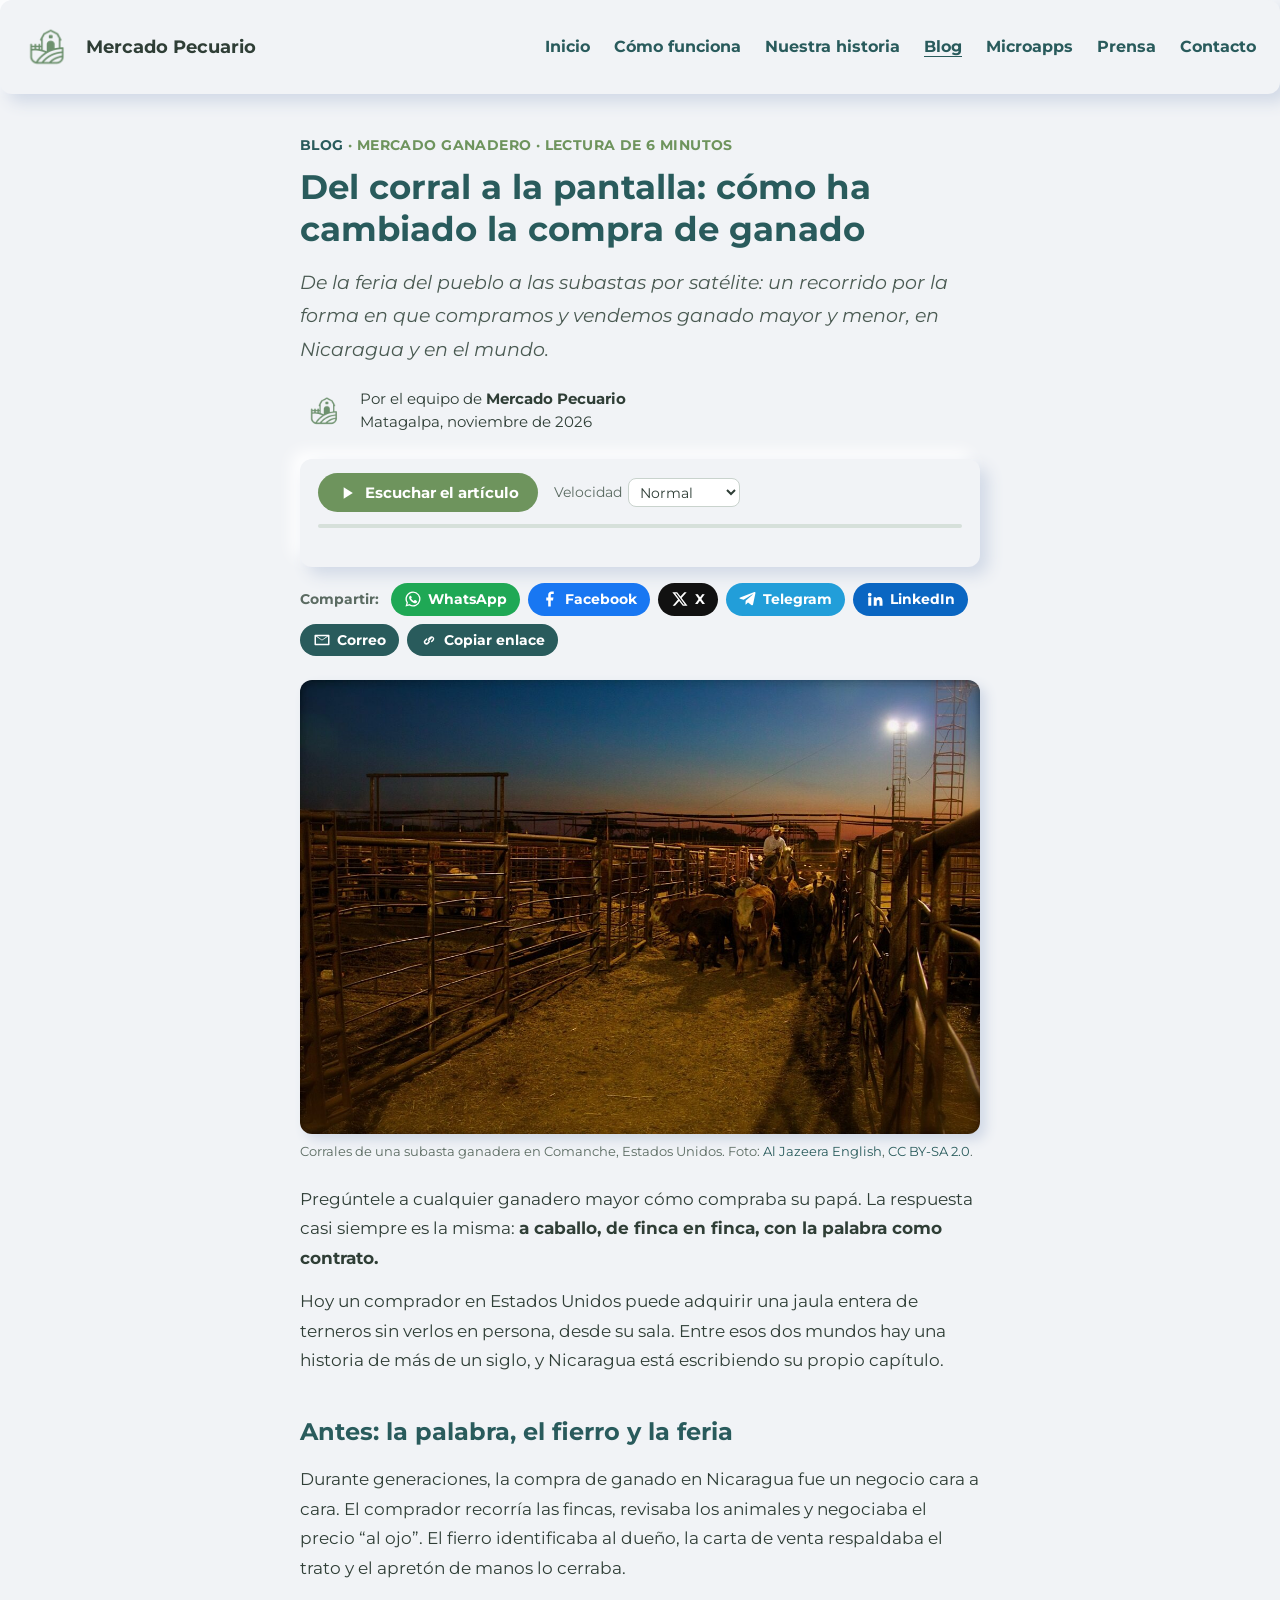
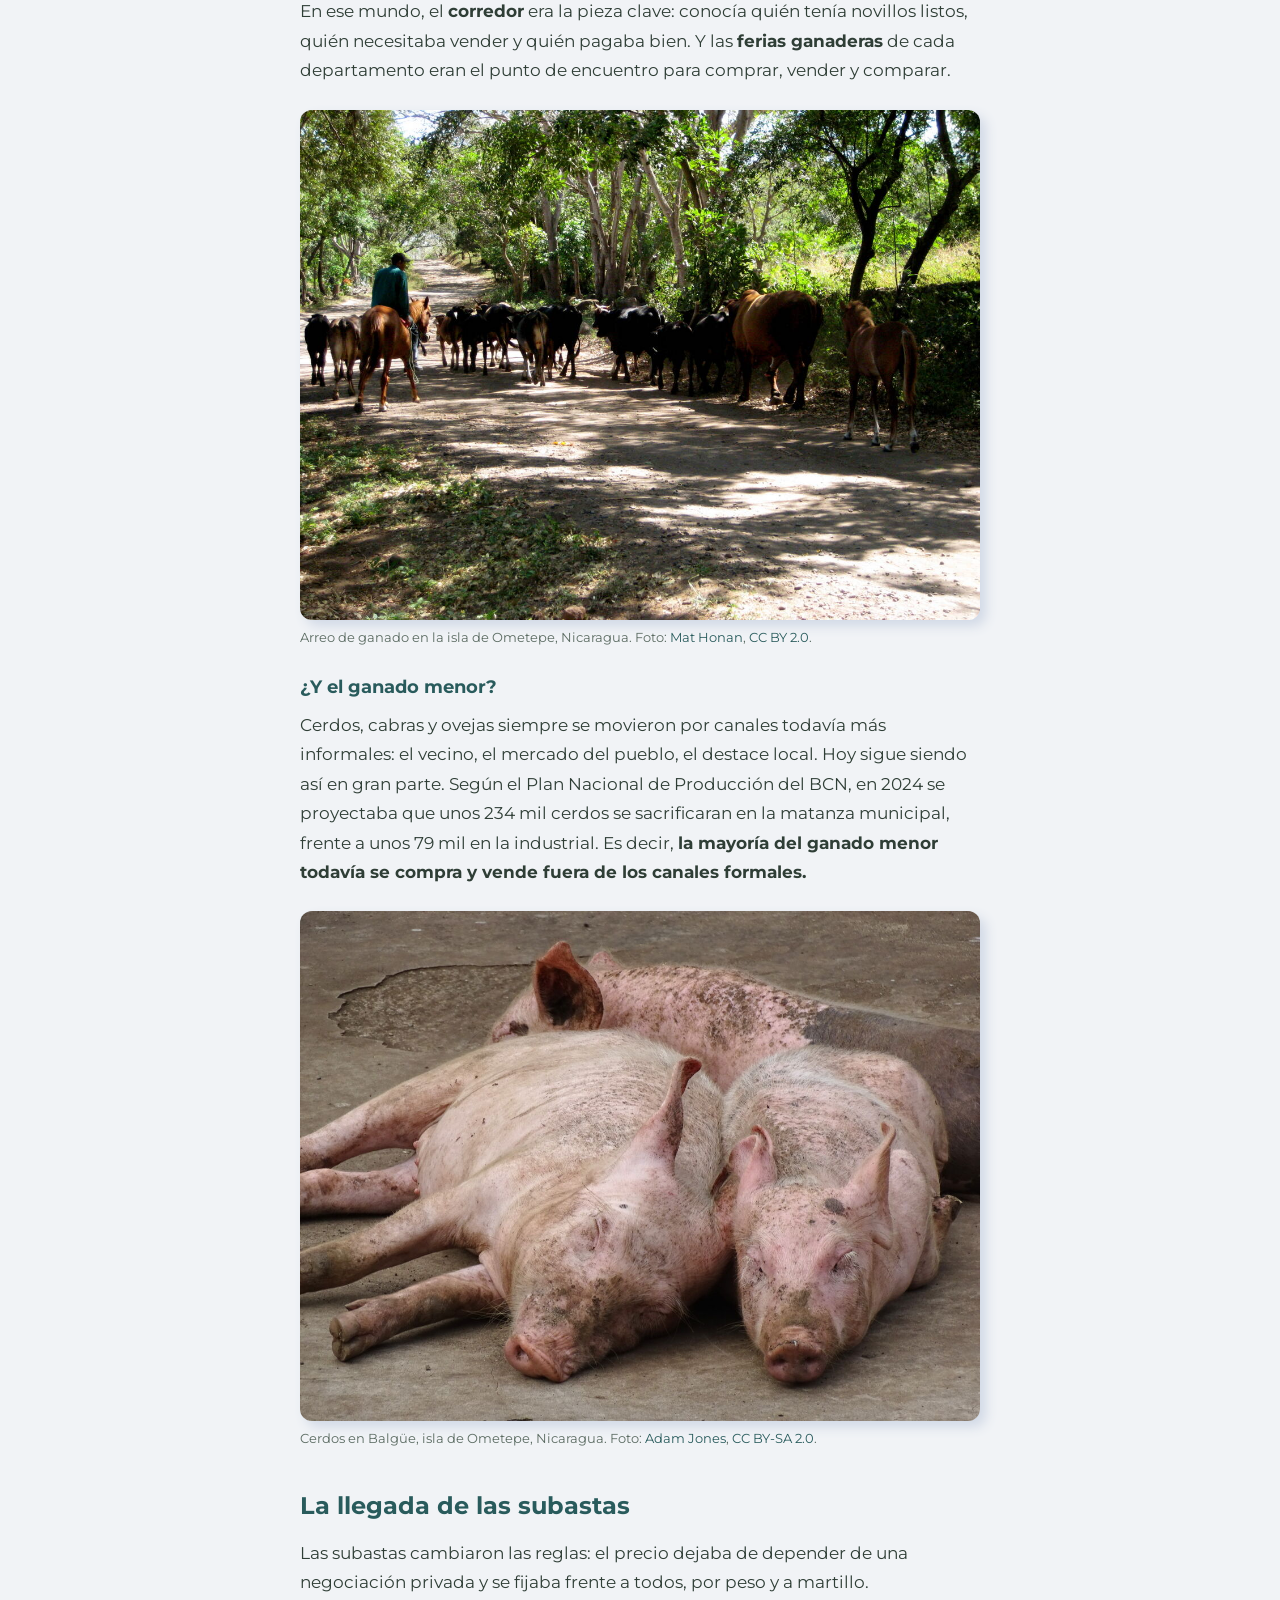
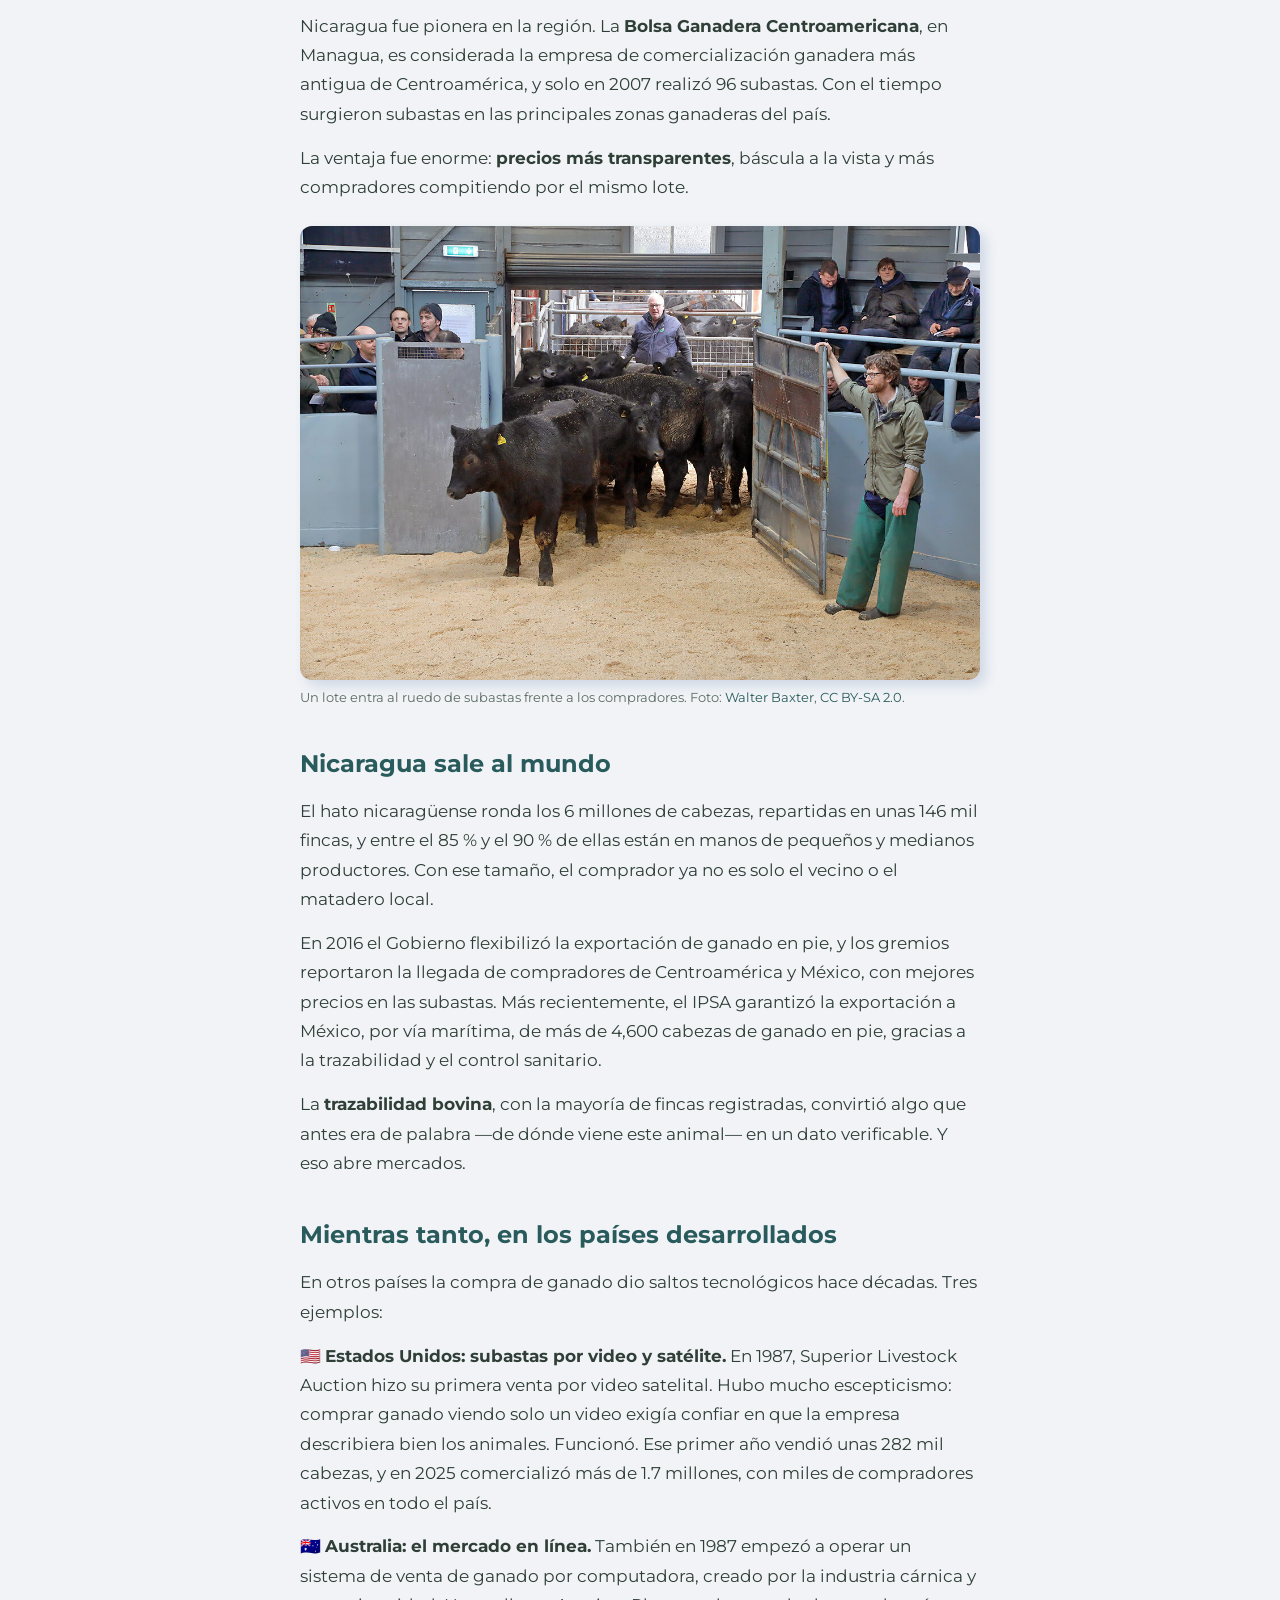
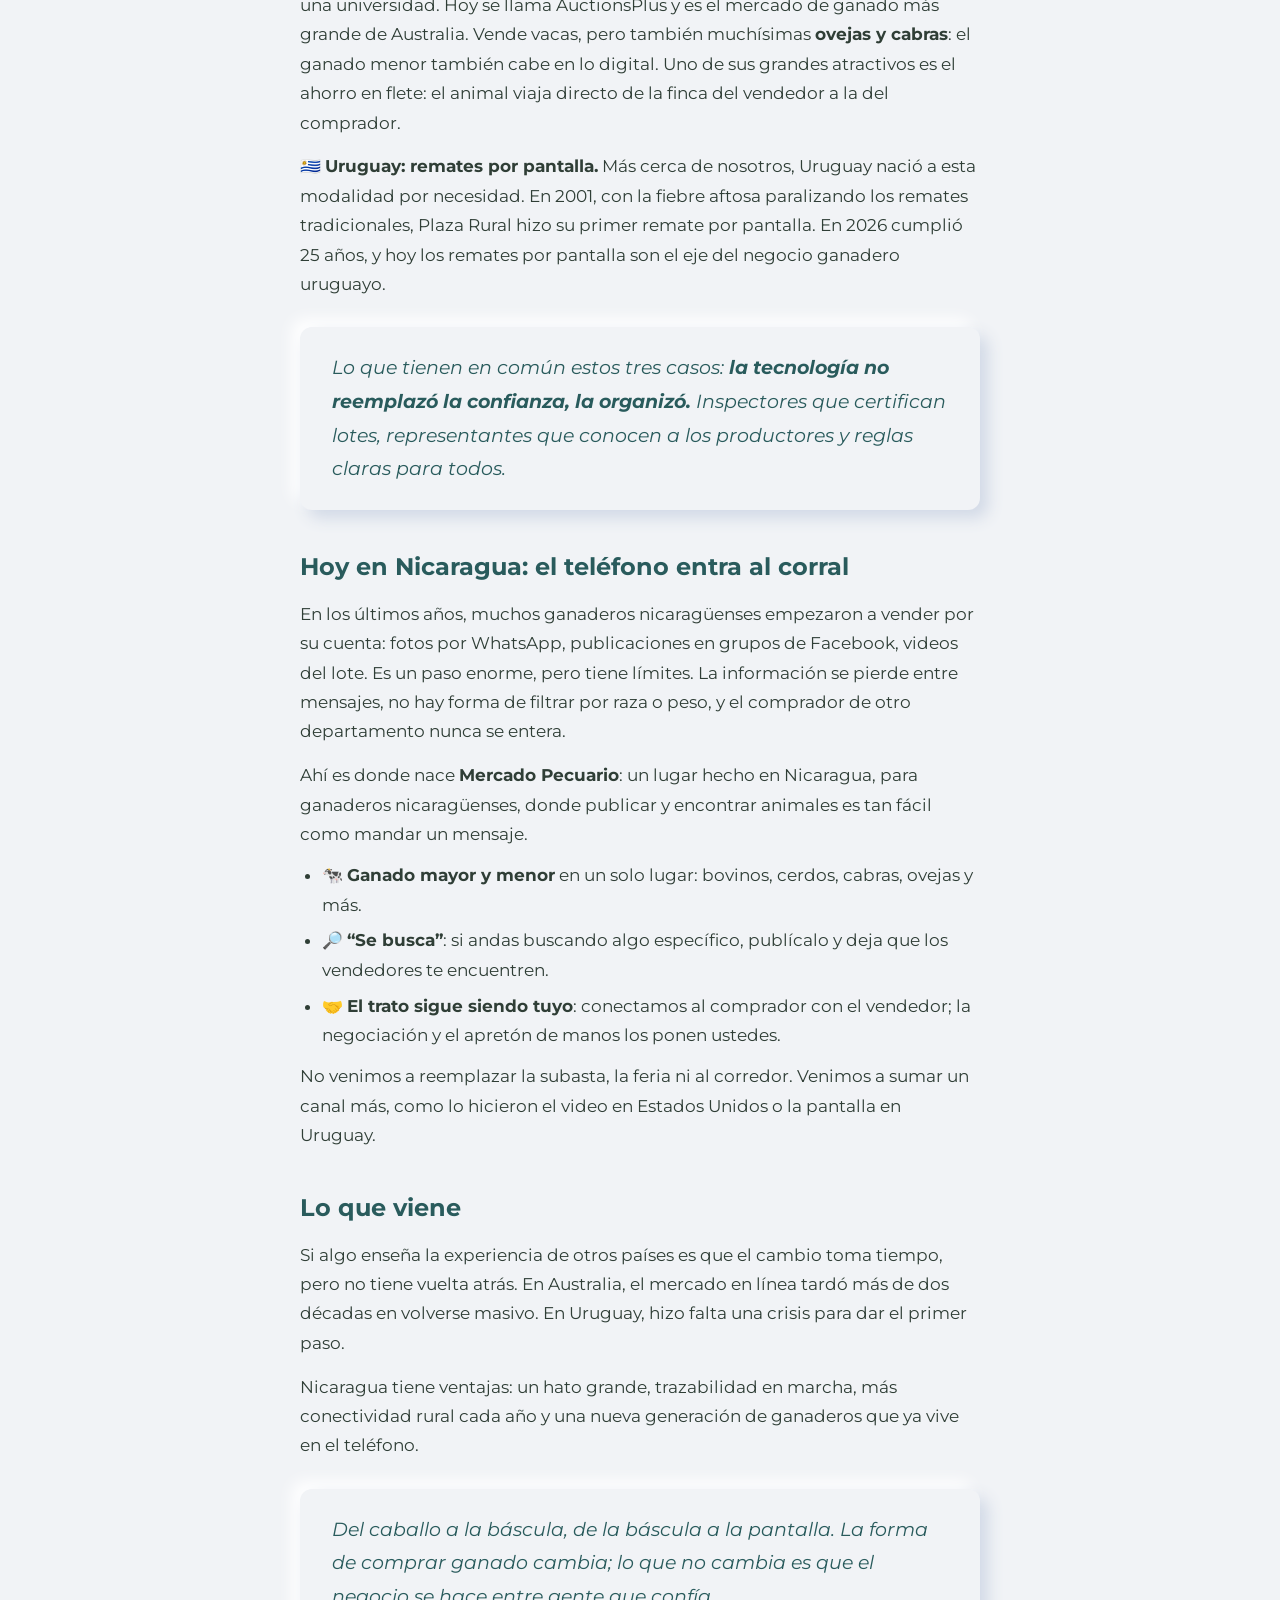
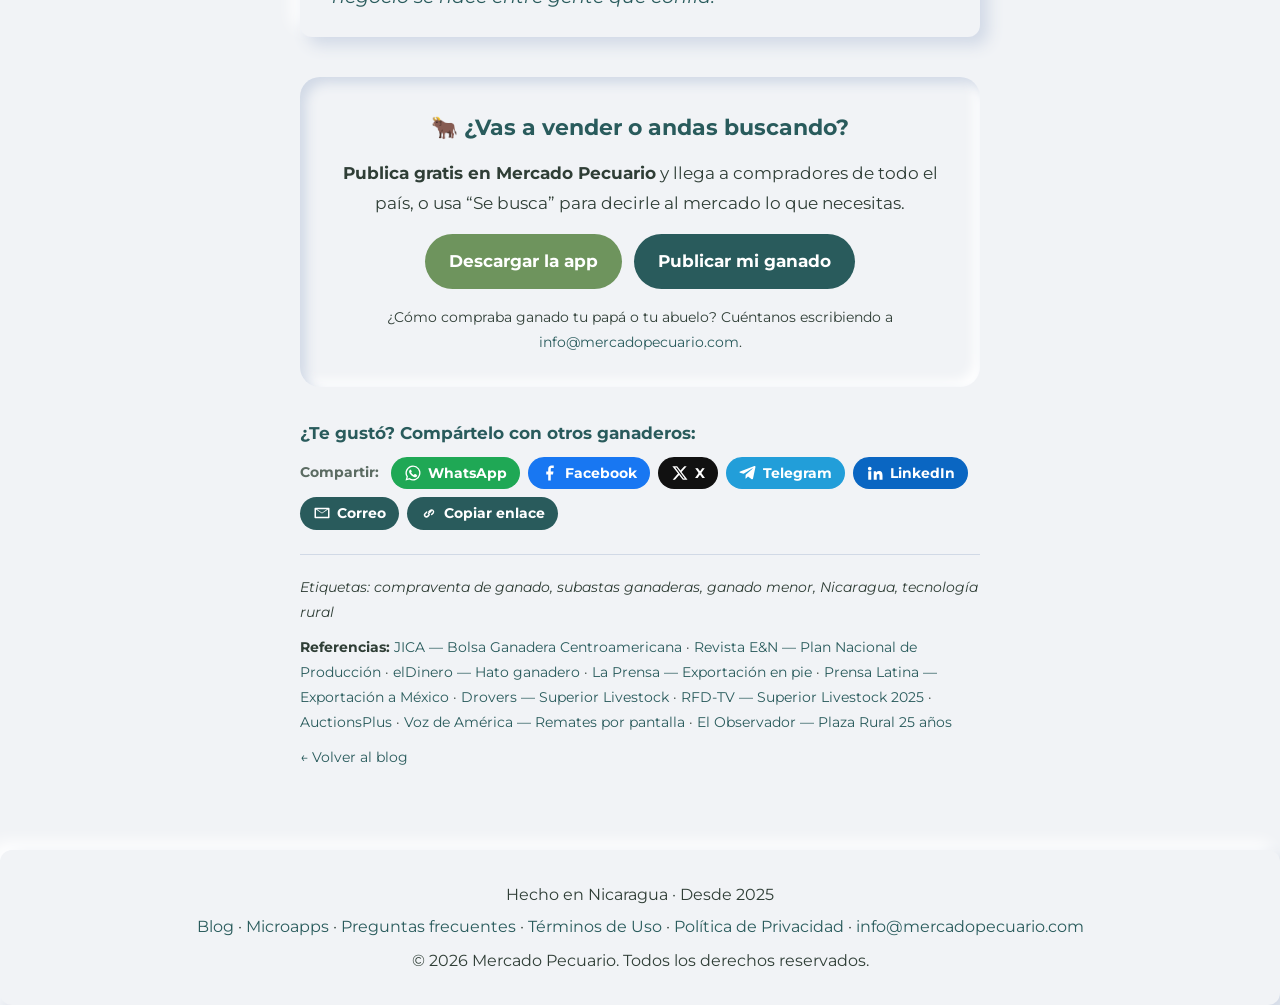
<file: blog/evolucion-compra-ganado/index.html>
<!DOCTYPE html>
<html lang="es">
<head>
  <!-- Google Tag Manager -->
  <script>
  (function(w,d,s,l,i){w[l]=w[l]||[];w[l].push({'gtm.start':
  new Date().getTime(),event:'gtm.js'});var f=d.getElementsByTagName(s)[0],
  j=d.createElement(s),dl=l!='dataLayer'?'&l='+l:'';j.async=true;j.src=
  'https://www.googletagmanager.com/gtm.js?id='+i+dl;f.parentNode.insertBefore(j,f);
  })(window,document,'script','dataLayer','GTM-NP2JBV4L');
  </script>
  <!-- End Google Tag Manager -->

  <meta charset="UTF-8" />
  <meta name="viewport" content="width=device-width, initial-scale=1.0" />
  <title>Cómo ha cambiado la compra de ganado en Nicaragua y el mundo | Mercado Pecuario</title>

  <link rel="canonical" href="https://mercadopecuario.com/blog/evolucion-compra-ganado/" />
  <link rel="icon" href="/favicon.ico" type="image/x-icon" />

  <meta name="description" content="De la feria y el corredor a las subastas por pantalla: la evolución de la compraventa de ganado mayor y menor en Nicaragua, EE. UU., Australia y Uruguay." />
  <meta name="author" content="Equipo de Mercado Pecuario" />
  <meta name="robots" content="index, follow" />
  <meta name="theme-color" content="#295b5c" />

  <meta property="og:type" content="article" />
  <meta property="og:title" content="Del corral a la pantalla: cómo ha cambiado la compra de ganado" />
  <meta property="og:description" content="De la feria y el corredor a las subastas por pantalla: la evolución de la compraventa de ganado en Nicaragua y el mundo." />
  <meta property="og:url" content="https://mercadopecuario.com/blog/evolucion-compra-ganado/" />
  <meta property="og:image" content="https://mercadopecuario.com/blog/img/corrales-subasta-ganado.jpg" />
  <meta property="article:published_time" content="2026-11-10" />

  <meta name="twitter:card" content="summary_large_image" />
  <meta name="twitter:title" content="Del corral a la pantalla: cómo ha cambiado la compra de ganado" />
  <meta name="twitter:description" content="De la feria y el corredor a las subastas por pantalla, en Nicaragua y el mundo." />
  <meta name="twitter:image" content="https://mercadopecuario.com/blog/img/corrales-subasta-ganado.jpg" />

  <script type="application/ld+json">
  {
    "@context": "https://schema.org",
    "@type": "BlogPosting",
    "headline": "Del corral a la pantalla: cómo ha cambiado la compra de ganado",
    "description": "De la feria y el corredor a las subastas por pantalla: la evolución de la compraventa de ganado mayor y menor en Nicaragua, EE. UU., Australia y Uruguay.",
    "image": "https://mercadopecuario.com/blog/img/corrales-subasta-ganado.jpg",
    "datePublished": "2026-11-10",
    "inLanguage": "es",
    "mainEntityOfPage": "https://mercadopecuario.com/blog/evolucion-compra-ganado/",
    "keywords": ["compraventa de ganado", "subastas ganaderas", "ganado menor", "Nicaragua", "tecnología rural"],
    "author": {
      "@type": "Organization",
      "@id": "https://mercadopecuario.com/#organizacion",
      "name": "Mercado Pecuario"
    },
    "publisher": {
      "@type": "Organization",
      "@id": "https://mercadopecuario.com/#organizacion",
      "name": "Mercado Pecuario",
      "logo": {"@type": "ImageObject", "url": "https://mercadopecuario.com/logo-mercado-pecuario.png"}
    }
  }
  </script>

  <link rel="preconnect" href="https://fonts.gstatic.com" crossorigin />
  <link rel="preconnect" href="https://fonts.googleapis.com" />
  <link href="https://fonts.googleapis.com/css2?family=Montserrat:wght@400;700&display=swap" rel="stylesheet" />
  <link rel="stylesheet" href="/styles.css" />
  <script defer src="/scripts.js"></script>
  <script defer src="/blog/blog.js"></script>
</head>

<body>
  <noscript><iframe src="https://www.googletagmanager.com/ns.html?id=GTM-NP2JBV4L"
  height="0" width="0" style="display:none;visibility:hidden"></iframe></noscript>

  <a class="skip-link" href="#articulo">Saltar al contenido</a>

  <header class="navbar neomorph" role="banner">
    <a class="logo" href="/">
      <img src="/logo-mercado-pecuario.png" alt="Logo de Mercado Pecuario" class="logo-img" width="62" height="62" decoding="async" />
      <span>Mercado Pecuario</span>
    </a>
    <nav id="nav-menu" aria-label="Principal">
      <ul>
        <li><a href="/">Inicio</a></li>
        <li><a href="/#como-funciona">Cómo funciona</a></li>
        <li><a href="/#historia">Nuestra historia</a></li>
        <li><a href="/blog/" aria-current="page">Blog</a></li>
        <li><a href="/microapps/">Microapps</a></li>
        <li><a href="/#prensa">Prensa</a></li>
        <li><a href="/#contacto">Contacto</a></li>
      </ul>
    </nav>
    <button class="menu-toggle" aria-controls="nav-menu" aria-expanded="false" aria-label="Abrir menú">☰</button>
  </header>

  <main id="articulo">
    <article class="post">
      <p class="post-breadcrumb"><a href="/blog/">Blog</a> · Mercado ganadero · Lectura de 6 minutos</p>

      <h1>Del corral a la pantalla: cómo ha cambiado la compra de ganado</h1>
      <p class="post-lead">
        De la feria del pueblo a las subastas por satélite: un recorrido por la forma en que
        compramos y vendemos ganado mayor y menor, en Nicaragua y en el mundo.
      </p>

      <div class="post-byline">
        <img src="/logo-mercado-pecuario.png" alt="" width="48" height="48" loading="lazy" />
        <p>
          Por el equipo de <strong>Mercado Pecuario</strong><br />
          Matagalpa, <time datetime="2026-11-10">noviembre de 2026</time>
        </p>
      </div>

      <div class="tts-player neomorph" hidden>
        <button type="button" class="tts-play" aria-pressed="false">
          <svg class="tts-icon tts-icon-play" viewBox="0 0 24 24" aria-hidden="true"><path fill="currentColor" d="M8 5v14l11-7z"/></svg>
          <svg class="tts-icon tts-icon-pause" viewBox="0 0 24 24" aria-hidden="true"><path fill="currentColor" d="M6 5h4v14H6zm8 0h4v14h-4z"/></svg>
          <span class="tts-play-label">Escuchar el artículo</span>
        </button>
        <button type="button" class="tts-stop" hidden aria-label="Detener la lectura">
          <svg class="tts-icon" viewBox="0 0 24 24" aria-hidden="true"><path fill="currentColor" d="M6 6h12v12H6z"/></svg>
        </button>
        <label class="tts-rate-label">Velocidad
          <select class="tts-rate">
            <option value="0.85">Lenta</option>
            <option value="1" selected>Normal</option>
            <option value="1.2">Rápida</option>
            <option value="1.4">Muy rápida</option>
          </select>
        </label>
        <div class="tts-progress" aria-hidden="true"><span></span></div>
        <p class="tts-status" aria-live="polite"></p>
      </div>

      <div class="share-bar share-top" role="group" aria-label="Compartir este artículo">
        <span class="share-title">Compartir:</span>
        <a class="share-btn share-whatsapp" href="https://wa.me/?text=Del%20corral%20a%20la%20pantalla%3A%20c%C3%B3mo%20ha%20cambiado%20la%20compra%20de%20ganado%20https%3A//mercadopecuario.com/blog/evolucion-compra-ganado/" target="_blank" rel="noopener noreferrer" aria-label="Compartir en WhatsApp"><svg class="share-icon" viewBox="0 0 24 24" aria-hidden="true"><path fill="currentColor" d="M12 2a10 10 0 0 0-8.6 15.1L2 22l5-1.3A10 10 0 1 0 12 2Zm0 18.2a8.2 8.2 0 0 1-4.2-1.2l-.3-.2-3 .8.8-2.9-.2-.3A8.2 8.2 0 1 1 12 20.2Zm4.5-6.1c-.2-.1-1.5-.7-1.7-.8-.2-.1-.4-.1-.6.1l-.8 1c-.1.2-.3.2-.5.1a6.7 6.7 0 0 1-3.3-2.9c-.3-.4.2-.4.7-1.3.1-.2 0-.3 0-.4l-.8-1.8c-.2-.5-.4-.4-.6-.4h-.5a1 1 0 0 0-.7.3 3 3 0 0 0-.9 2.2 5.2 5.2 0 0 0 1.1 2.8 11.9 11.9 0 0 0 4.6 4c1.7.7 2.3.8 3.2.6.5-.1 1.5-.6 1.7-1.2.2-.6.2-1.1.1-1.2l-.5-.3Z"/></svg><span class="share-label">WhatsApp</span></a>
        <a class="share-btn share-facebook" href="https://www.facebook.com/sharer/sharer.php?u=https%3A//mercadopecuario.com/blog/evolucion-compra-ganado/" target="_blank" rel="noopener noreferrer" aria-label="Compartir en Facebook"><svg class="share-icon" viewBox="0 0 24 24" aria-hidden="true"><path fill="currentColor" d="M13 22v-8h3l.6-4H13V7.2c0-1.1.3-1.8 1.9-1.8H17V2.1C16.6 2 15.5 2 14.2 2 11.5 2 9.6 3.7 9.6 6.8V10H7v4h2.6v8h3.4Z"/></svg><span class="share-label">Facebook</span></a>
        <a class="share-btn share-x" href="https://x.com/intent/post?url=https%3A//mercadopecuario.com/blog/evolucion-compra-ganado/&amp;text=Del%20corral%20a%20la%20pantalla%3A%20c%C3%B3mo%20ha%20cambiado%20la%20compra%20de%20ganado" target="_blank" rel="noopener noreferrer" aria-label="Compartir en X"><svg class="share-icon" viewBox="0 0 24 24" aria-hidden="true"><path fill="currentColor" d="M17.8 3h3.1l-6.8 7.7L22 21h-6.2l-4.9-6.4L5.3 21H2.2l7.2-8.3L1.8 3h6.4l4.4 5.8L17.8 3Zm-1.1 16.2h1.7L7.4 4.7H5.6l11.1 14.5Z"/></svg><span class="share-label">X</span></a>
        <a class="share-btn share-telegram" href="https://t.me/share/url?url=https%3A//mercadopecuario.com/blog/evolucion-compra-ganado/&amp;text=Del%20corral%20a%20la%20pantalla%3A%20c%C3%B3mo%20ha%20cambiado%20la%20compra%20de%20ganado" target="_blank" rel="noopener noreferrer" aria-label="Compartir en Telegram"><svg class="share-icon" viewBox="0 0 24 24" aria-hidden="true"><path fill="currentColor" d="M21.9 4.3 18.7 19.4c-.2 1.1-.9 1.3-1.8.8l-4.9-3.6-2.4 2.3c-.3.3-.5.5-1 .5l.3-5 9.1-8.2c.4-.4-.1-.6-.6-.2L6.2 13 1.4 11.5c-1-.3-1.1-1 .2-1.5L20.5 2.7c.9-.3 1.6.2 1.4 1.6Z"/></svg><span class="share-label">Telegram</span></a>
        <a class="share-btn share-linkedin" href="https://www.linkedin.com/sharing/share-offsite/?url=https%3A//mercadopecuario.com/blog/evolucion-compra-ganado/" target="_blank" rel="noopener noreferrer" aria-label="Compartir en LinkedIn"><svg class="share-icon" viewBox="0 0 24 24" aria-hidden="true"><path fill="currentColor" d="M4.98 3.5a2.5 2.5 0 1 1 0 5 2.5 2.5 0 0 1 0-5ZM3 9.75h4V21H3V9.75Zm6.5 0h3.8v1.6h.1c.5-1 1.8-2 3.8-2 4 0 4.8 2.6 4.8 6V21h-4v-5c0-1.2 0-2.8-1.7-2.8s-2 1.3-2 2.7V21h-4V9.75Z"/></svg><span class="share-label">LinkedIn</span></a>
        <a class="share-btn share-email" href="mailto:?subject=Del%20corral%20a%20la%20pantalla%3A%20c%C3%B3mo%20ha%20cambiado%20la%20compra%20de%20ganado&amp;body=Del%20corral%20a%20la%20pantalla%3A%20c%C3%B3mo%20ha%20cambiado%20la%20compra%20de%20ganado%0A%0Ahttps%3A//mercadopecuario.com/blog/evolucion-compra-ganado/" target="_blank" rel="noopener noreferrer" aria-label="Compartir en Correo"><svg class="share-icon" viewBox="0 0 24 24" aria-hidden="true"><path fill="currentColor" d="M3 5h18a1 1 0 0 1 1 1v12a1 1 0 0 1-1 1H3a1 1 0 0 1-1-1V6a1 1 0 0 1 1-1Zm1 2.2V17h16V7.2l-8 5.6-8-5.6ZM5.4 7l6.6 4.6L18.6 7H5.4Z"/></svg><span class="share-label">Correo</span></a>
        <button type="button" class="share-btn share-copy" data-share-copy="https://mercadopecuario.com/blog/evolucion-compra-ganado/"><svg class="share-icon" viewBox="0 0 24 24" aria-hidden="true"><path fill="currentColor" d="M10.6 13.4a1 1 0 0 1 0-1.4l3.5-3.5a1 1 0 1 1 1.4 1.4L12 13.4a1 1 0 0 1-1.4 0Zm-2.1 4.9a3.5 3.5 0 0 1-2.5-6l2.1-2.1a1 1 0 1 1 1.4 1.4L7.4 13.7a1.5 1.5 0 0 0 2.1 2.1l2.1-2.1a1 1 0 1 1 1.4 1.4L11 17.3a3.5 3.5 0 0 1-2.5 1ZM15.5 15a1 1 0 0 1-.7-1.7l2.1-2.1a1.5 1.5 0 0 0-2.1-2.1l-2.1 2.1a1 1 0 1 1-1.4-1.4L13.4 7.7a3.5 3.5 0 0 1 4.9 4.9l-2.1 2.1a1 1 0 0 1-.7.3Z"/></svg><span class="share-label">Copiar enlace</span></button>
        <button type="button" class="share-btn share-native" data-share-native data-url="https://mercadopecuario.com/blog/evolucion-compra-ganado/" data-title="Del corral a la pantalla: cómo ha cambiado la compra de ganado" hidden><svg class="share-icon" viewBox="0 0 24 24" aria-hidden="true"><path fill="currentColor" d="M18 16a3 3 0 0 0-2.4 1.2l-6.7-3.4a3 3 0 0 0 0-1.6l6.7-3.4A3 3 0 1 0 15 7l-6.7 3.4a3 3 0 1 0 0 3.2L15 17a3 3 0 1 0 3-1Z"/></svg><span class="share-label">Más opciones</span></button>
      </div>

      <figure class="post-figure post-hero">
        <img src="/blog/img/corrales-subasta-ganado.jpg"
             alt="Corrales metálicos de una subasta ganadera al atardecer, con reses esperando su turno"
             width="1279" height="853" />
        <figcaption>
          Corrales de una subasta ganadera en Comanche, Estados Unidos. Foto:
          <a href="https://commons.wikimedia.org/wiki/File:Cattle_auction_-_Flickr_-_Al_Jazeera_English.jpg" rel="noopener">Al Jazeera English</a>,
          <a href="https://creativecommons.org/licenses/by-sa/2.0/deed.es" rel="license noopener">CC BY-SA 2.0</a>.
        </figcaption>
      </figure>

      <p>
        Pregúntele a cualquier ganadero mayor cómo compraba su papá. La respuesta casi
        siempre es la misma: <strong>a caballo, de finca en finca, con la palabra como contrato.</strong>
      </p>
      <p>
        Hoy un comprador en Estados Unidos puede adquirir una jaula entera de terneros sin
        verlos en persona, desde su sala. Entre esos dos mundos hay una historia de más de un
        siglo, y Nicaragua está escribiendo su propio capítulo.
      </p>

      <h2>Antes: la palabra, el fierro y la feria</h2>
      <p>
        Durante generaciones, la compra de ganado en Nicaragua fue un negocio cara a cara. El
        comprador recorría las fincas, revisaba los animales y negociaba el precio “al ojo”. El fierro
        identificaba al dueño, la carta de venta respaldaba el trato y el apretón de manos lo
        cerraba.
      </p>
      <p>
        En ese mundo, el <strong>corredor</strong> era la pieza clave: conocía quién tenía novillos listos, quién
        necesitaba vender y quién pagaba bien. Y las <strong>ferias ganaderas</strong> de cada departamento
        eran el punto de encuentro para comprar, vender y comparar.
      </p>

      <figure class="post-figure">
        <img src="/blog/img/arreo-ganado-ometepe.jpg"
             alt="Un vaquero a caballo arrea un hato de reses y caballos por un camino de tierra bajo los árboles"
             width="1200" height="900" loading="lazy" />
        <figcaption>
          Arreo de ganado en la isla de Ometepe, Nicaragua. Foto:
          <a href="https://commons.wikimedia.org/wiki/File:Ometepe_cattle_drive.jpg" rel="noopener">Mat Honan</a>,
          <a href="https://creativecommons.org/licenses/by/2.0/deed.es" rel="license noopener">CC BY 2.0</a>.
        </figcaption>
      </figure>

      <h3>¿Y el ganado menor?</h3>
      <p>
        Cerdos, cabras y ovejas siempre se movieron por canales todavía más informales: el
        vecino, el mercado del pueblo, el destace local. Hoy sigue siendo así en gran parte. Según
        el Plan Nacional de Producción del BCN, en 2024 se proyectaba que unos 234 mil cerdos
        se sacrificaran en la matanza municipal, frente a unos 79 mil en la industrial. Es decir, <strong>la
        mayoría del ganado menor todavía se compra y vende fuera de los canales formales.</strong>
      </p>

      <figure class="post-figure">
        <img src="/blog/img/cerdos-ometepe.jpg"
             alt="Cerdos descansando a la sombra en un patio rural"
             width="1200" height="900" loading="lazy" />
        <figcaption>
          Cerdos en Balgüe, isla de Ometepe, Nicaragua. Foto:
          <a href="https://commons.wikimedia.org/wiki/File:Pigs_at_Rest_-_Balgue_-_Ometepe_Island_-_Nicaragua_(30955691394).jpg" rel="noopener">Adam Jones</a>,
          <a href="https://creativecommons.org/licenses/by-sa/2.0/deed.es" rel="license noopener">CC BY-SA 2.0</a>.
        </figcaption>
      </figure>

      <h2>La llegada de las subastas</h2>
      <p>
        Las subastas cambiaron las reglas: el precio dejaba de depender de una negociación
        privada y se fijaba frente a todos, por peso y a martillo.
      </p>
      <p>
        Nicaragua fue pionera en la región. La <strong>Bolsa Ganadera Centroamericana</strong>, en Managua, es
        considerada la empresa de comercialización ganadera más antigua de Centroamérica, y
        solo en 2007 realizó 96 subastas. Con el tiempo surgieron subastas en las principales
        zonas ganaderas del país.
      </p>
      <p>
        La ventaja fue enorme: <strong>precios más transparentes</strong>, báscula a la vista y más compradores
        compitiendo por el mismo lote.
      </p>

      <figure class="post-figure">
        <img src="/blog/img/ruedo-subasta.jpg"
             alt="Un lote de novillos negros entra al ruedo de subastas mientras los compradores observan desde las gradas"
             width="1200" height="800" loading="lazy" />
        <figcaption>
          Un lote entra al ruedo de subastas frente a los compradores. Foto:
          <a href="https://commons.wikimedia.org/wiki/File:Entering_the_auction_ring_-_geograph.org.uk_-_7444368.jpg" rel="noopener">Walter Baxter</a>,
          <a href="https://creativecommons.org/licenses/by-sa/2.0/deed.es" rel="license noopener">CC BY-SA 2.0</a>.
        </figcaption>
      </figure>

      <h2>Nicaragua sale al mundo</h2>
      <p>
        El hato nicaragüense ronda los 6 millones de cabezas, repartidas en unas 146 mil fincas, y
        entre el 85&nbsp;% y el 90&nbsp;% de ellas están en manos de pequeños y medianos productores.
        Con ese tamaño, el comprador ya no es solo el vecino o el matadero local.
      </p>
      <p>
        En 2016 el Gobierno flexibilizó la exportación de ganado en pie, y los gremios reportaron la
        llegada de compradores de Centroamérica y México, con mejores precios en las subastas.
        Más recientemente, el IPSA garantizó la exportación a México, por vía marítima, de más de
        4,600 cabezas de ganado en pie, gracias a la trazabilidad y el control sanitario.
      </p>
      <p>
        La <strong>trazabilidad bovina</strong>, con la mayoría de fincas registradas, convirtió algo que antes era
        de palabra —de dónde viene este animal— en un dato verificable. Y eso abre mercados.
      </p>

      <h2>Mientras tanto, en los países desarrollados</h2>
      <p>En otros países la compra de ganado dio saltos tecnológicos hace décadas. Tres ejemplos:</p>
      <p>
        🇺🇸 <strong>Estados Unidos: subastas por video y satélite.</strong> En 1987, Superior Livestock Auction
        hizo su primera venta por video satelital. Hubo mucho escepticismo: comprar ganado
        viendo solo un video exigía confiar en que la empresa describiera bien los animales.
        Funcionó. Ese primer año vendió unas 282 mil cabezas, y en 2025 comercializó más de 1.7
        millones, con miles de compradores activos en todo el país.
      </p>
      <p>
        🇦🇺 <strong>Australia: el mercado en línea.</strong> También en 1987 empezó a operar un sistema de venta
        de ganado por computadora, creado por la industria cárnica y una universidad. Hoy se
        llama AuctionsPlus y es el mercado de ganado más grande de Australia. Vende vacas, pero
        también muchísimas <strong>ovejas y cabras</strong>: el ganado menor también cabe en lo digital. Uno de
        sus grandes atractivos es el ahorro en flete: el animal viaja directo de la finca del vendedor
        a la del comprador.
      </p>
      <p>
        🇺🇾 <strong>Uruguay: remates por pantalla.</strong> Más cerca de nosotros, Uruguay nació a esta
        modalidad por necesidad. En 2001, con la fiebre aftosa paralizando los remates
        tradicionales, Plaza Rural hizo su primer remate por pantalla. En 2026 cumplió 25 años, y
        hoy los remates por pantalla son el eje del negocio ganadero uruguayo.
      </p>

      <blockquote class="quote neomorph">
        <p>
          Lo que tienen en común estos tres casos: <strong>la tecnología no reemplazó la confianza, la
          organizó.</strong> Inspectores que certifican lotes, representantes que conocen a los
          productores y reglas claras para todos.
        </p>
      </blockquote>

      <h2>Hoy en Nicaragua: el teléfono entra al corral</h2>
      <p>
        En los últimos años, muchos ganaderos nicaragüenses empezaron a vender por su cuenta:
        fotos por WhatsApp, publicaciones en grupos de Facebook, videos del lote. Es un paso
        enorme, pero tiene límites. La información se pierde entre mensajes, no hay forma de
        filtrar por raza o peso, y el comprador de otro departamento nunca se entera.
      </p>
      <p>
        Ahí es donde nace <strong>Mercado Pecuario</strong>: un lugar hecho en Nicaragua, para ganaderos
        nicaragüenses, donde publicar y encontrar animales es tan fácil como mandar un mensaje.
      </p>
      <ul>
        <li>🐄 <strong>Ganado mayor y menor</strong> en un solo lugar: bovinos, cerdos, cabras, ovejas y más.</li>
        <li>🔎 <strong>“Se busca”</strong>: si andas buscando algo específico, publícalo y deja que los vendedores te encuentren.</li>
        <li>🤝 <strong>El trato sigue siendo tuyo</strong>: conectamos al comprador con el vendedor; la negociación y el apretón de manos los ponen ustedes.</li>
      </ul>
      <p>
        No venimos a reemplazar la subasta, la feria ni al corredor. Venimos a sumar un canal más,
        como lo hicieron el video en Estados Unidos o la pantalla en Uruguay.
      </p>

      <h2>Lo que viene</h2>
      <p>
        Si algo enseña la experiencia de otros países es que el cambio toma tiempo, pero no tiene
        vuelta atrás. En Australia, el mercado en línea tardó más de dos décadas en volverse
        masivo. En Uruguay, hizo falta una crisis para dar el primer paso.
      </p>
      <p>
        Nicaragua tiene ventajas: un hato grande, trazabilidad en marcha, más conectividad rural
        cada año y una nueva generación de ganaderos que ya vive en el teléfono.
      </p>

      <blockquote class="quote neomorph">
        <p>
          Del caballo a la báscula, de la báscula a la pantalla. La forma de comprar ganado
          cambia; lo que no cambia es que el negocio se hace entre gente que confía.
        </p>
      </blockquote>

      <aside class="post-cta neomorph-in">
        <h2>🐂 ¿Vas a vender o andas buscando?</h2>
        <p>
          <strong>Publica gratis en Mercado Pecuario</strong> y llega a compradores de todo el país, o usa
          “Se busca” para decirle al mercado lo que necesitas.
        </p>
        <div class="actions-row">
          <a class="btn" href="https://play.google.com/store/apps/details?id=com.mercadopecuario" target="_blank" rel="noopener noreferrer">Descargar la app</a>
          <a class="btn btn-secondary" href="https://play.google.com/store/apps/details?id=com.mercadopecuario" target="_blank" rel="noopener noreferrer">Publicar mi ganado</a>
        </div>
        <p class="post-cta-note">
          ¿Cómo compraba ganado tu papá o tu abuelo? Cuéntanos escribiendo a
          <a href="mailto:info@mercadopecuario.com?subject=C%C3%B3mo%20compraba%20ganado%20mi%20familia">info@mercadopecuario.com</a>.
        </p>
      </aside>

      <p class="share-cta">¿Te gustó? Compártelo con otros ganaderos:</p>
      <div class="share-bar share-bottom" role="group" aria-label="Compartir este artículo">
        <span class="share-title">Compartir:</span>
        <a class="share-btn share-whatsapp" href="https://wa.me/?text=Del%20corral%20a%20la%20pantalla%3A%20c%C3%B3mo%20ha%20cambiado%20la%20compra%20de%20ganado%20https%3A//mercadopecuario.com/blog/evolucion-compra-ganado/" target="_blank" rel="noopener noreferrer" aria-label="Compartir en WhatsApp"><svg class="share-icon" viewBox="0 0 24 24" aria-hidden="true"><path fill="currentColor" d="M12 2a10 10 0 0 0-8.6 15.1L2 22l5-1.3A10 10 0 1 0 12 2Zm0 18.2a8.2 8.2 0 0 1-4.2-1.2l-.3-.2-3 .8.8-2.9-.2-.3A8.2 8.2 0 1 1 12 20.2Zm4.5-6.1c-.2-.1-1.5-.7-1.7-.8-.2-.1-.4-.1-.6.1l-.8 1c-.1.2-.3.2-.5.1a6.7 6.7 0 0 1-3.3-2.9c-.3-.4.2-.4.7-1.3.1-.2 0-.3 0-.4l-.8-1.8c-.2-.5-.4-.4-.6-.4h-.5a1 1 0 0 0-.7.3 3 3 0 0 0-.9 2.2 5.2 5.2 0 0 0 1.1 2.8 11.9 11.9 0 0 0 4.6 4c1.7.7 2.3.8 3.2.6.5-.1 1.5-.6 1.7-1.2.2-.6.2-1.1.1-1.2l-.5-.3Z"/></svg><span class="share-label">WhatsApp</span></a>
        <a class="share-btn share-facebook" href="https://www.facebook.com/sharer/sharer.php?u=https%3A//mercadopecuario.com/blog/evolucion-compra-ganado/" target="_blank" rel="noopener noreferrer" aria-label="Compartir en Facebook"><svg class="share-icon" viewBox="0 0 24 24" aria-hidden="true"><path fill="currentColor" d="M13 22v-8h3l.6-4H13V7.2c0-1.1.3-1.8 1.9-1.8H17V2.1C16.6 2 15.5 2 14.2 2 11.5 2 9.6 3.7 9.6 6.8V10H7v4h2.6v8h3.4Z"/></svg><span class="share-label">Facebook</span></a>
        <a class="share-btn share-x" href="https://x.com/intent/post?url=https%3A//mercadopecuario.com/blog/evolucion-compra-ganado/&amp;text=Del%20corral%20a%20la%20pantalla%3A%20c%C3%B3mo%20ha%20cambiado%20la%20compra%20de%20ganado" target="_blank" rel="noopener noreferrer" aria-label="Compartir en X"><svg class="share-icon" viewBox="0 0 24 24" aria-hidden="true"><path fill="currentColor" d="M17.8 3h3.1l-6.8 7.7L22 21h-6.2l-4.9-6.4L5.3 21H2.2l7.2-8.3L1.8 3h6.4l4.4 5.8L17.8 3Zm-1.1 16.2h1.7L7.4 4.7H5.6l11.1 14.5Z"/></svg><span class="share-label">X</span></a>
        <a class="share-btn share-telegram" href="https://t.me/share/url?url=https%3A//mercadopecuario.com/blog/evolucion-compra-ganado/&amp;text=Del%20corral%20a%20la%20pantalla%3A%20c%C3%B3mo%20ha%20cambiado%20la%20compra%20de%20ganado" target="_blank" rel="noopener noreferrer" aria-label="Compartir en Telegram"><svg class="share-icon" viewBox="0 0 24 24" aria-hidden="true"><path fill="currentColor" d="M21.9 4.3 18.7 19.4c-.2 1.1-.9 1.3-1.8.8l-4.9-3.6-2.4 2.3c-.3.3-.5.5-1 .5l.3-5 9.1-8.2c.4-.4-.1-.6-.6-.2L6.2 13 1.4 11.5c-1-.3-1.1-1 .2-1.5L20.5 2.7c.9-.3 1.6.2 1.4 1.6Z"/></svg><span class="share-label">Telegram</span></a>
        <a class="share-btn share-linkedin" href="https://www.linkedin.com/sharing/share-offsite/?url=https%3A//mercadopecuario.com/blog/evolucion-compra-ganado/" target="_blank" rel="noopener noreferrer" aria-label="Compartir en LinkedIn"><svg class="share-icon" viewBox="0 0 24 24" aria-hidden="true"><path fill="currentColor" d="M4.98 3.5a2.5 2.5 0 1 1 0 5 2.5 2.5 0 0 1 0-5ZM3 9.75h4V21H3V9.75Zm6.5 0h3.8v1.6h.1c.5-1 1.8-2 3.8-2 4 0 4.8 2.6 4.8 6V21h-4v-5c0-1.2 0-2.8-1.7-2.8s-2 1.3-2 2.7V21h-4V9.75Z"/></svg><span class="share-label">LinkedIn</span></a>
        <a class="share-btn share-email" href="mailto:?subject=Del%20corral%20a%20la%20pantalla%3A%20c%C3%B3mo%20ha%20cambiado%20la%20compra%20de%20ganado&amp;body=Del%20corral%20a%20la%20pantalla%3A%20c%C3%B3mo%20ha%20cambiado%20la%20compra%20de%20ganado%0A%0Ahttps%3A//mercadopecuario.com/blog/evolucion-compra-ganado/" target="_blank" rel="noopener noreferrer" aria-label="Compartir en Correo"><svg class="share-icon" viewBox="0 0 24 24" aria-hidden="true"><path fill="currentColor" d="M3 5h18a1 1 0 0 1 1 1v12a1 1 0 0 1-1 1H3a1 1 0 0 1-1-1V6a1 1 0 0 1 1-1Zm1 2.2V17h16V7.2l-8 5.6-8-5.6ZM5.4 7l6.6 4.6L18.6 7H5.4Z"/></svg><span class="share-label">Correo</span></a>
        <button type="button" class="share-btn share-copy" data-share-copy="https://mercadopecuario.com/blog/evolucion-compra-ganado/"><svg class="share-icon" viewBox="0 0 24 24" aria-hidden="true"><path fill="currentColor" d="M10.6 13.4a1 1 0 0 1 0-1.4l3.5-3.5a1 1 0 1 1 1.4 1.4L12 13.4a1 1 0 0 1-1.4 0Zm-2.1 4.9a3.5 3.5 0 0 1-2.5-6l2.1-2.1a1 1 0 1 1 1.4 1.4L7.4 13.7a1.5 1.5 0 0 0 2.1 2.1l2.1-2.1a1 1 0 1 1 1.4 1.4L11 17.3a3.5 3.5 0 0 1-2.5 1ZM15.5 15a1 1 0 0 1-.7-1.7l2.1-2.1a1.5 1.5 0 0 0-2.1-2.1l-2.1 2.1a1 1 0 1 1-1.4-1.4L13.4 7.7a3.5 3.5 0 0 1 4.9 4.9l-2.1 2.1a1 1 0 0 1-.7.3Z"/></svg><span class="share-label">Copiar enlace</span></button>
        <button type="button" class="share-btn share-native" data-share-native data-url="https://mercadopecuario.com/blog/evolucion-compra-ganado/" data-title="Del corral a la pantalla: cómo ha cambiado la compra de ganado" hidden><svg class="share-icon" viewBox="0 0 24 24" aria-hidden="true"><path fill="currentColor" d="M18 16a3 3 0 0 0-2.4 1.2l-6.7-3.4a3 3 0 0 0 0-1.6l6.7-3.4A3 3 0 1 0 15 7l-6.7 3.4a3 3 0 1 0 0 3.2L15 17a3 3 0 1 0 3-1Z"/></svg><span class="share-label">Más opciones</span></button>
      </div>

      <footer class="post-meta">
        <p><em>Etiquetas: compraventa de ganado, subastas ganaderas, ganado menor, Nicaragua, tecnología rural</em></p>
        <p>
          <strong>Referencias:</strong>
          <a href="https://www.jica.go.jp/project/nicaragua/2481032E0/pdf/20090709e.pdf" rel="noopener">JICA — Bolsa Ganadera Centroamericana</a> ·
          <a href="https://www.revistaeyn.com/centroamericaymundo/proyectan-estancamiento-del-hato-ganadero-de-nicaragua-para-2024-CN19365799" rel="noopener">Revista E&amp;N — Plan Nacional de Producción</a> ·
          <a href="https://eldinero.com.do/167381/nicaragua-preve-exportar-us600-millones-en-carne-bovina-en-2021/" rel="noopener">elDinero — Hato ganadero</a> ·
          <a href="https://www.laprensani.com/2016/03/19/economia/2005335-descartan-riesgo-salida-ganado-nicaragua" rel="noopener">La Prensa — Exportación en pie</a> ·
          <a href="https://www.prensa-latina.cu/?p=1592905" rel="noopener">Prensa Latina — Exportación a México</a> ·
          <a href="https://www.drovers.com/article/2019-cattle-feeders-hall-fame-jim-odles-revolutionary-marketing" rel="noopener">Drovers — Superior Livestock</a> ·
          <a href="https://www.rfdtv.com/superior-livestock-auctions-aims-to-build-trust-between-buyers-and-sellers-across-cattle-country?p=152" rel="noopener">RFD-TV — Superior Livestock 2025</a> ·
          <a href="https://auctionsplus.com.au/about/about-us" rel="noopener">AuctionsPlus</a> ·
          <a href="https://www.vozdeamerica.com/a/comprando-vacas-internet-remates-virtuales-112601024/93335.html" rel="noopener">Voz de América — Remates por pantalla</a> ·
          <a href="https://www.elobservador.com.uy/agro/plaza-rural-celebro-25-anos-una-idea-que-le-gano-la-aftosa-la-crisis-bancaria-y-la-pandemia-covid-n6052140" rel="noopener">El Observador — Plaza Rural 25 años</a>
        </p>
        <p><a href="/blog/">← Volver al blog</a></p>
      </footer>
    </article>
  </main>

  <footer class="footer neomorph" role="contentinfo">
    <p>Hecho en Nicaragua · Desde 2025</p>
    <p class="footer-links">
      <a href="/blog/">Blog</a> ·
      <a href="/microapps/">Microapps</a> ·
      <a href="/#preguntas">Preguntas frecuentes</a> ·
      <a href="/#terminos">Términos de Uso</a> ·
      <a href="/#politica">Política de Privacidad</a> ·
      <a href="mailto:info@mercadopecuario.com">info@mercadopecuario.com</a>
    </p>
    <p>&copy; 2026 Mercado Pecuario. Todos los derechos reservados.</p>
  </footer>
</body>
</html>
</file>
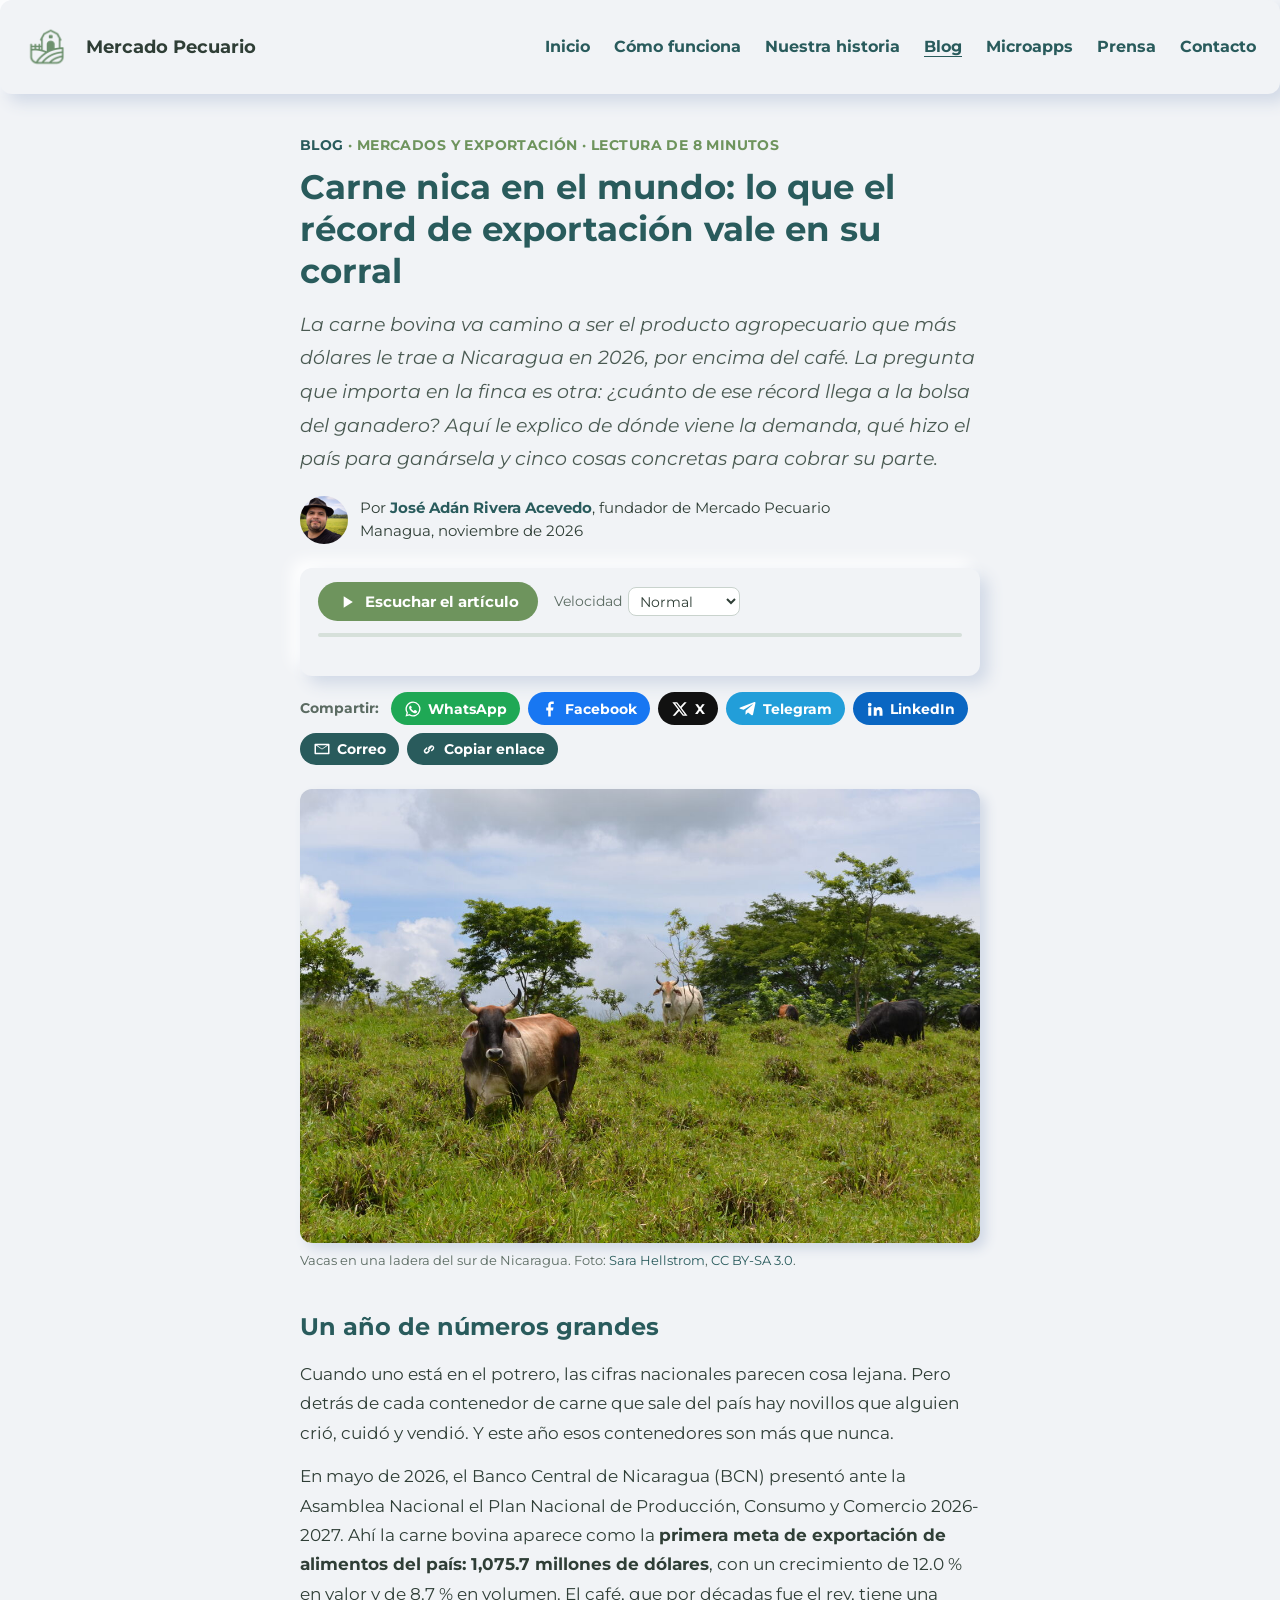
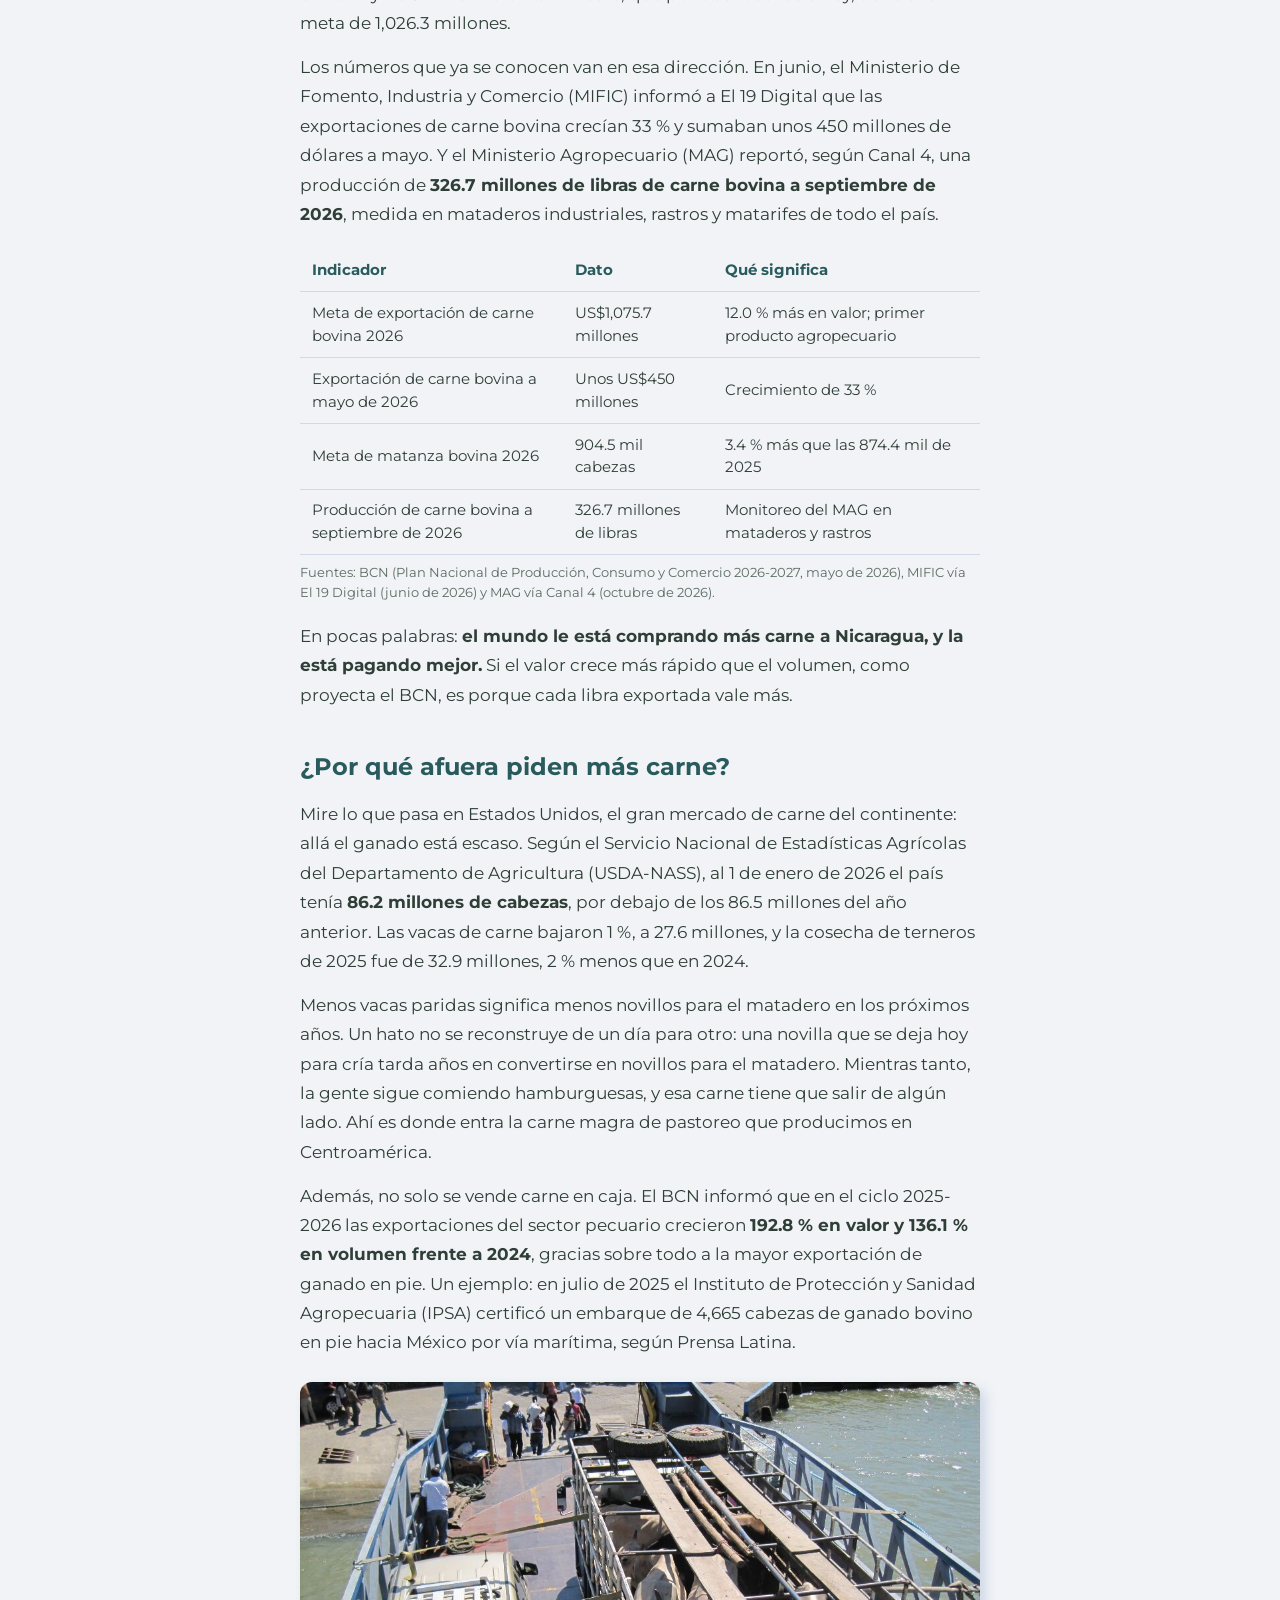
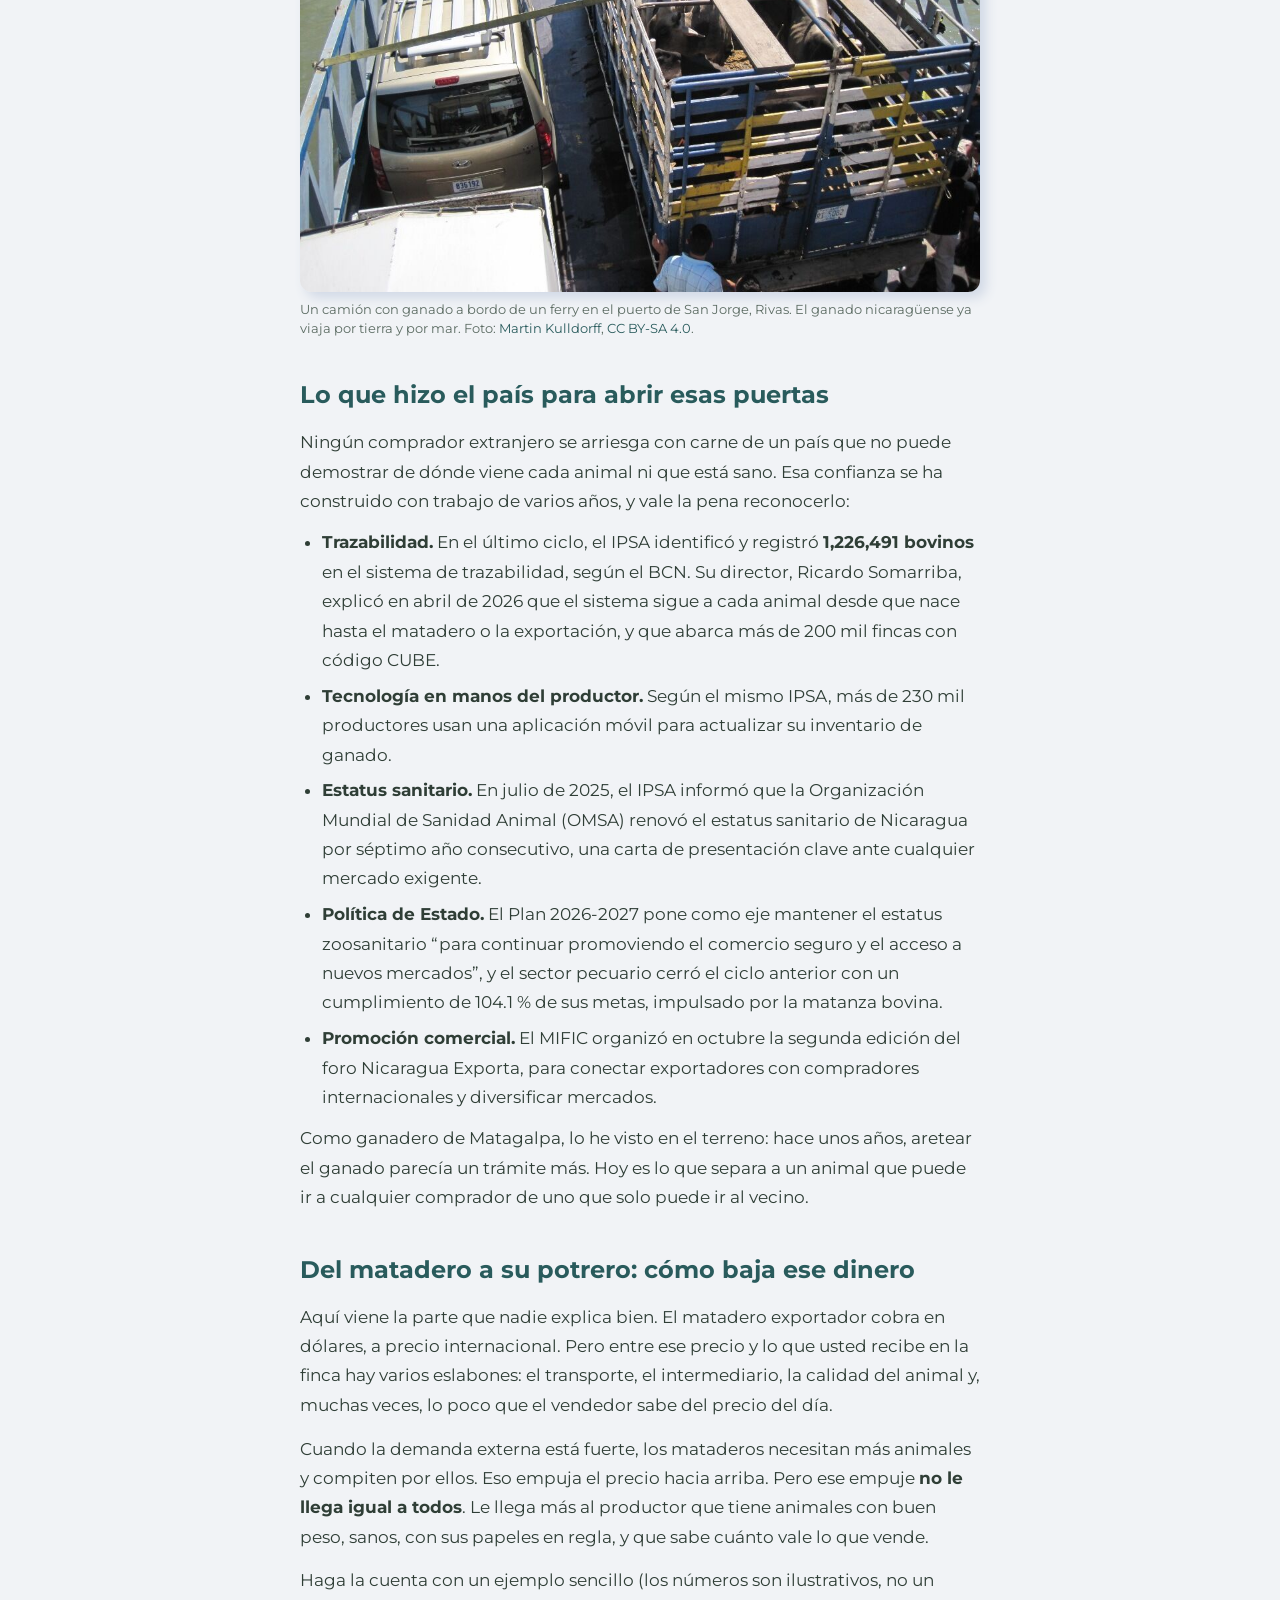
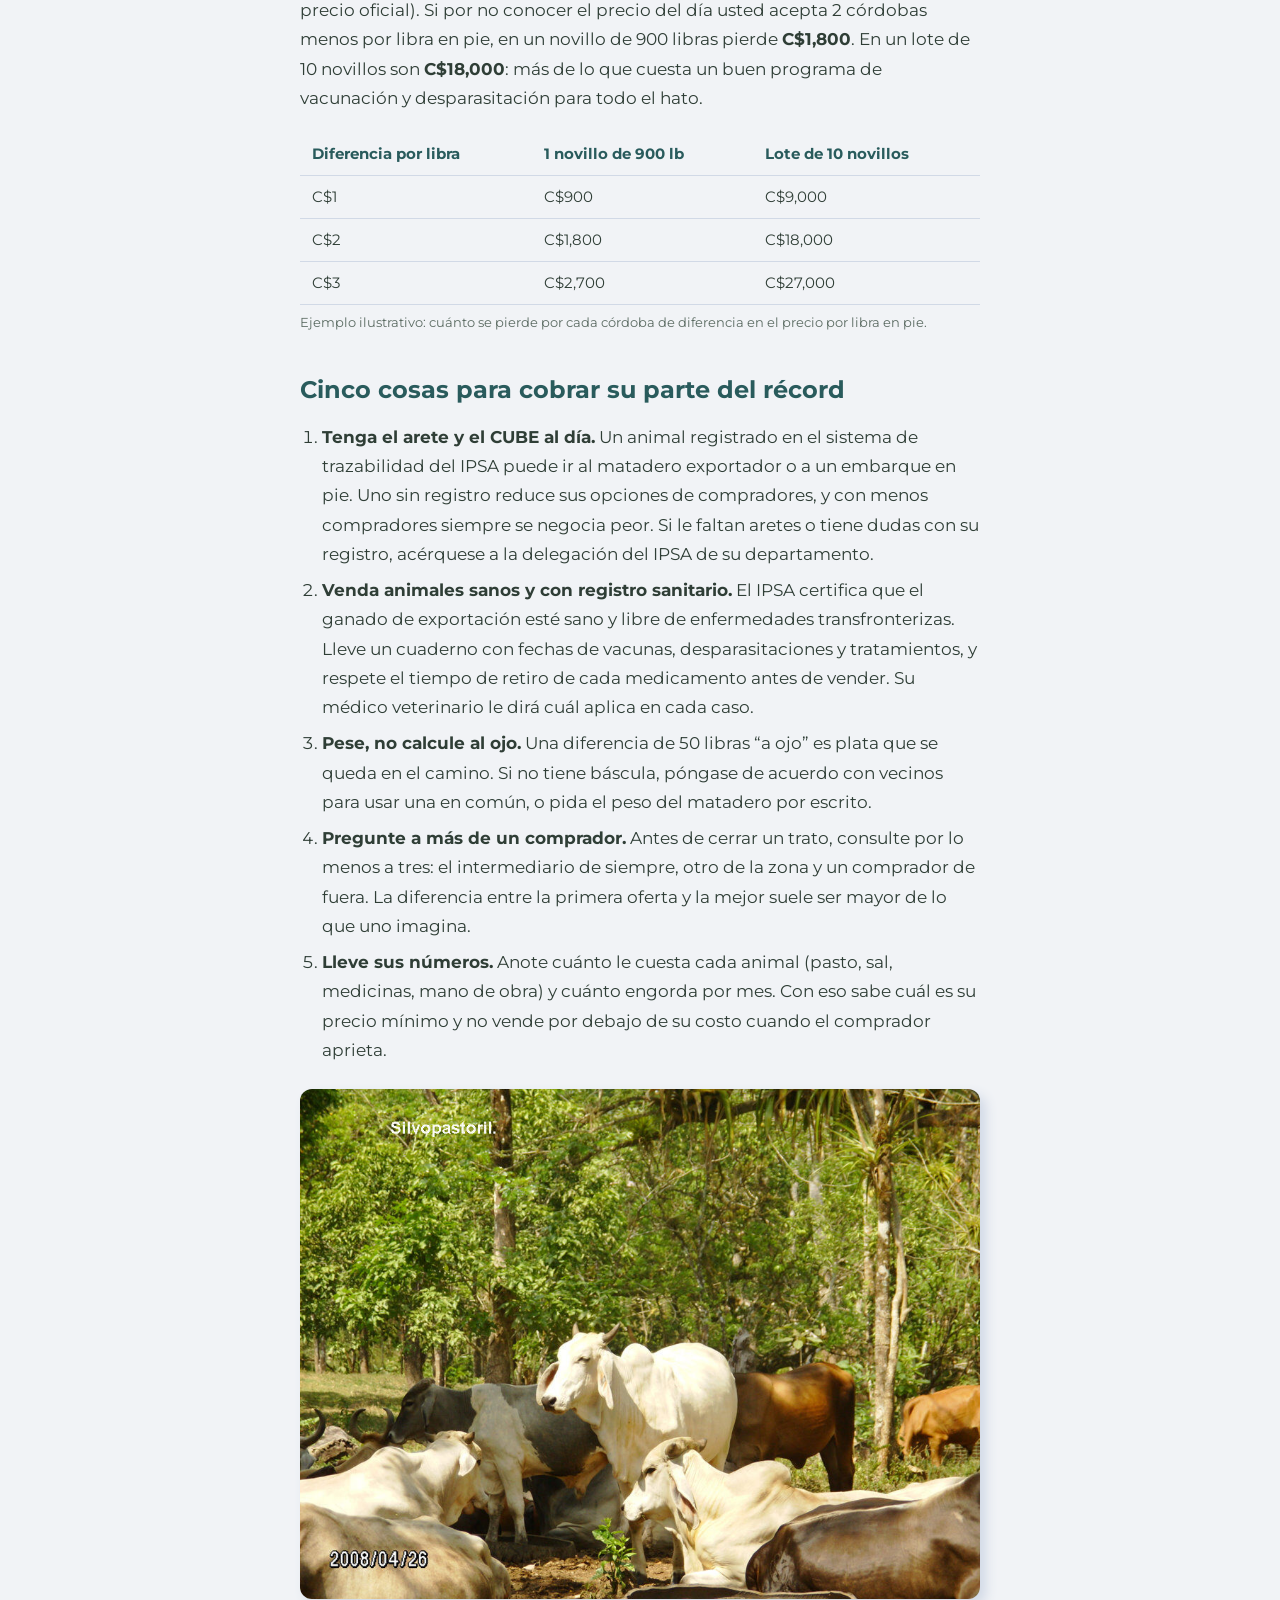
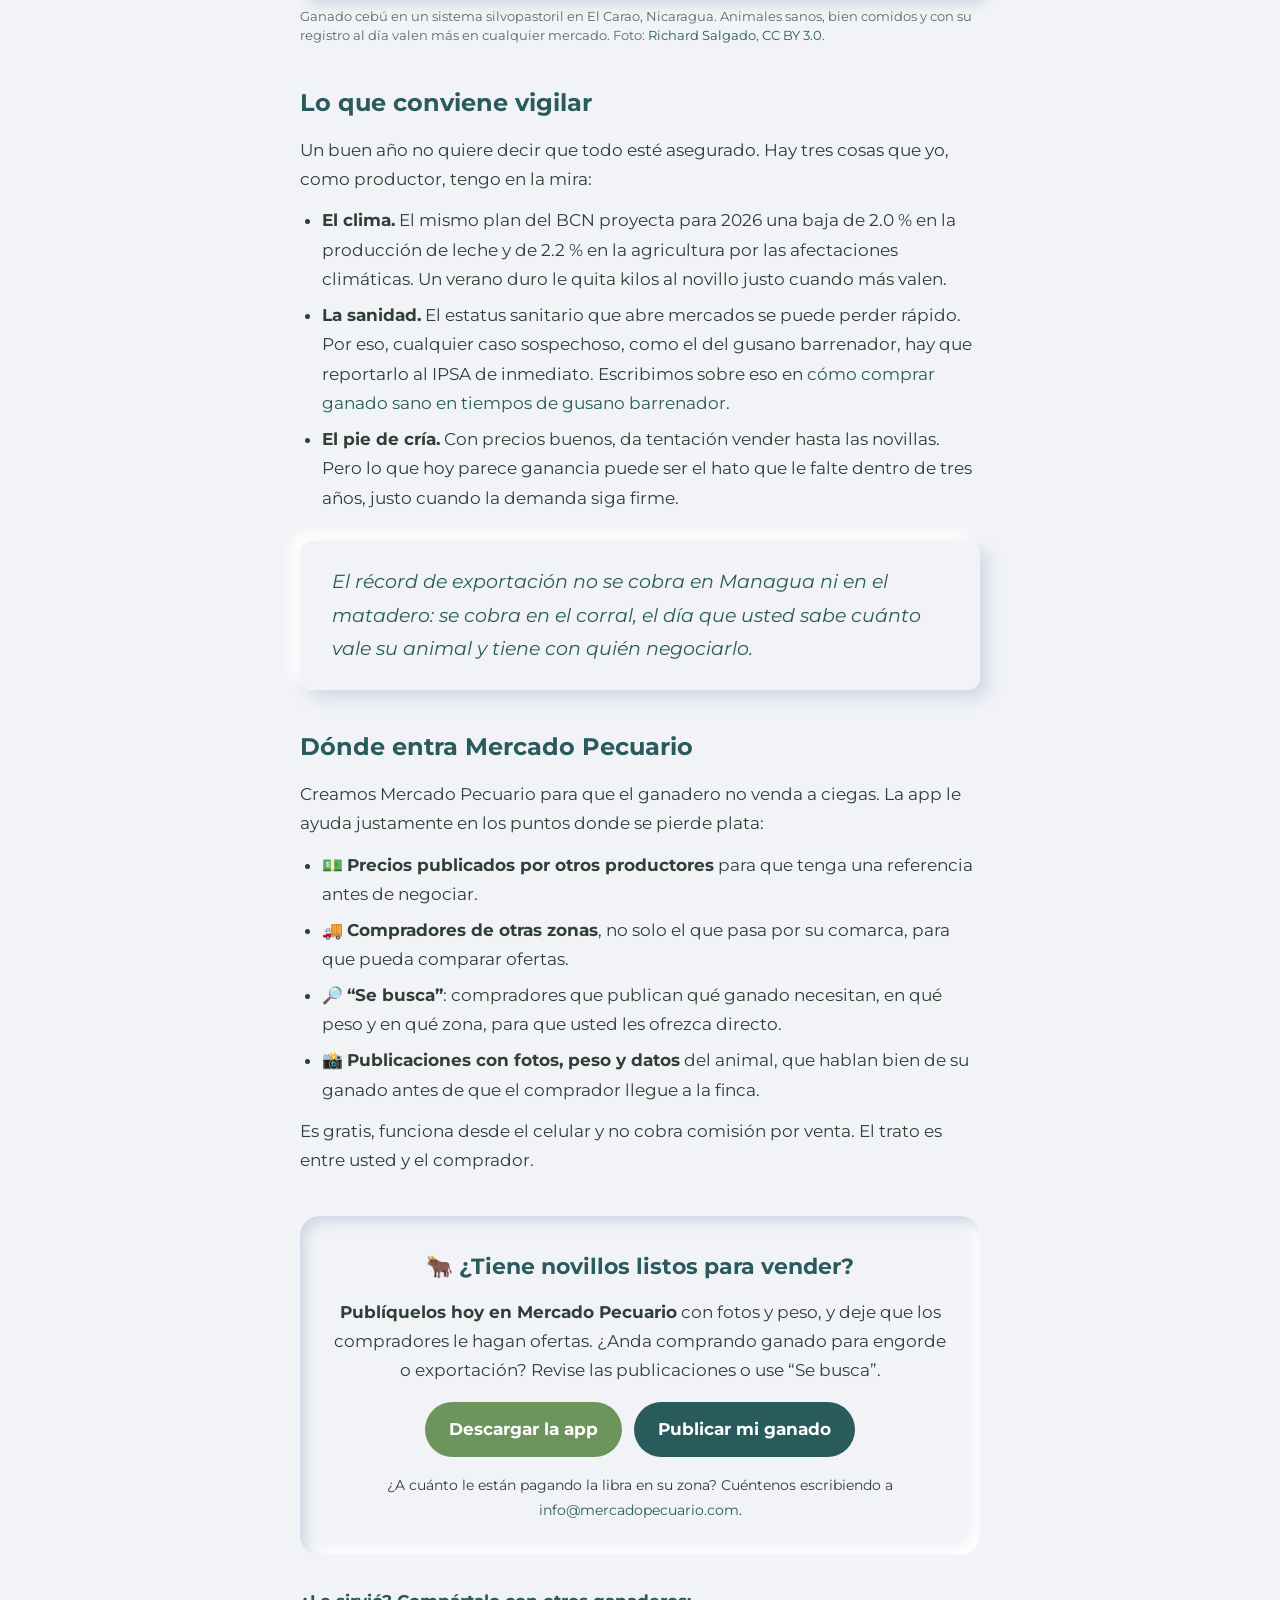
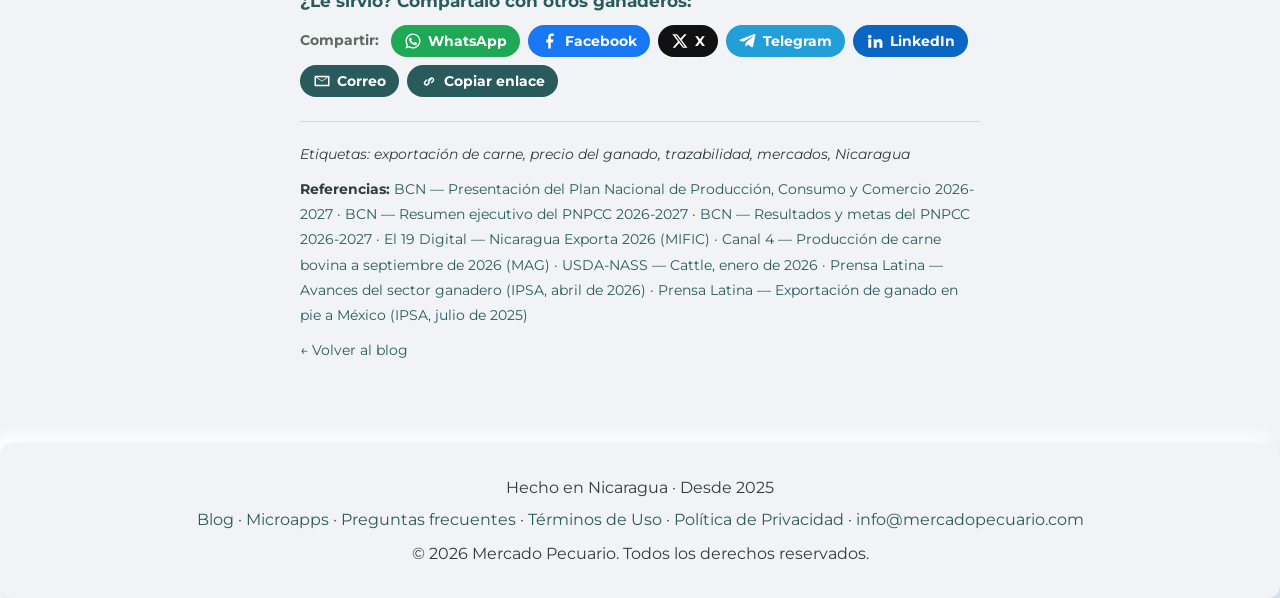
<file: blog/exportacion-carne-bovina-2026-precio-finca/index.html>
<!DOCTYPE html>
<html lang="es">
<head>
  <!-- Google Tag Manager -->
  <script>
  (function(w,d,s,l,i){w[l]=w[l]||[];w[l].push({'gtm.start':
  new Date().getTime(),event:'gtm.js'});var f=d.getElementsByTagName(s)[0],
  j=d.createElement(s),dl=l!='dataLayer'?'&l='+l:'';j.async=true;j.src=
  'https://www.googletagmanager.com/gtm.js?id='+i+dl;f.parentNode.insertBefore(j,f);
  })(window,document,'script','dataLayer','GTM-NP2JBV4L');
  </script>
  <!-- End Google Tag Manager -->

  <meta charset="UTF-8" />
  <meta name="viewport" content="width=device-width, initial-scale=1.0" />
  <title>Carne nica en el mundo: lo que el récord de exportación vale en su corral | Mercado Pecuario</title>

  <link rel="canonical" href="https://mercadopecuario.com/blog/exportacion-carne-bovina-2026-precio-finca/" />
  <link rel="icon" href="/favicon.ico" type="image/x-icon" />

  <meta name="description" content="La carne bovina va rumbo a ser el primer producto agropecuario de exportación de Nicaragua en 2026. De dónde viene la demanda y cinco cosas para que ese récord llegue a su finca." />
  <meta name="author" content="José Adán Rivera Acevedo" />
  <meta name="robots" content="index, follow" />
  <meta name="theme-color" content="#295b5c" />

  <meta property="og:type" content="article" />
  <meta property="og:title" content="Carne nica en el mundo: lo que el récord de exportación vale en su corral" />
  <meta property="og:description" content="La carne bovina va rumbo a ser el primer producto agropecuario de exportación de Nicaragua en 2026. De dónde viene la demanda y cinco cosas para que ese récord llegue a su finca." />
  <meta property="og:url" content="https://mercadopecuario.com/blog/exportacion-carne-bovina-2026-precio-finca/" />
  <meta property="og:image" content="https://mercadopecuario.com/blog/img/vacas-ladera-sur-nicaragua.jpg" />
  <meta property="article:published_time" content="2026-11-16" />
  <meta property="article:author" content="José Adán Rivera Acevedo" />

  <meta name="twitter:card" content="summary_large_image" />
  <meta name="twitter:title" content="Carne nica en el mundo: lo que el récord de exportación vale en su corral" />
  <meta name="twitter:description" content="Por qué la carne nica rompe récords afuera y cómo cobrar su parte en la finca." />
  <meta name="twitter:image" content="https://mercadopecuario.com/blog/img/vacas-ladera-sur-nicaragua.jpg" />

  <script type="application/ld+json">
  {
    "@context": "https://schema.org",
    "@type": "BlogPosting",
    "headline": "Carne nica en el mundo: lo que el récord de exportación vale en su corral",
    "description": "La carne bovina va rumbo a ser el primer producto agropecuario de exportación de Nicaragua en 2026. De dónde viene la demanda y cinco cosas para que ese récord llegue a su finca.",
    "image": "https://mercadopecuario.com/blog/img/vacas-ladera-sur-nicaragua.jpg",
    "datePublished": "2026-11-16",
    "inLanguage": "es",
    "mainEntityOfPage": "https://mercadopecuario.com/blog/exportacion-carne-bovina-2026-precio-finca/",
    "keywords": [
      "exportación de carne bovina",
      "precio del ganado",
      "trazabilidad",
      "mercados",
      "Nicaragua"
    ],
    "author": {
      "@type": "Person",
      "@id": "https://mercadopecuario.com/#fundador",
      "name": "José Adán Rivera Acevedo",
      "honorificPrefix": "Dr.",
      "url": "https://mercadopecuario.com/#historia"
    },
    "publisher": {
      "@type": "Organization",
      "@id": "https://mercadopecuario.com/#organizacion",
      "name": "Mercado Pecuario",
      "logo": {
        "@type": "ImageObject",
        "url": "https://mercadopecuario.com/logo-mercado-pecuario.png"
      }
    }
  }
  </script>

  <link rel="preconnect" href="https://fonts.gstatic.com" crossorigin />
  <link rel="preconnect" href="https://fonts.googleapis.com" />
  <link href="https://fonts.googleapis.com/css2?family=Montserrat:wght@400;700&display=swap" rel="stylesheet" />
  <link rel="stylesheet" href="/styles.css" />
  <script defer src="/scripts.js"></script>
  <script defer src="/blog/blog.js"></script>
</head>

<body>
  <noscript><iframe src="https://www.googletagmanager.com/ns.html?id=GTM-NP2JBV4L"
  height="0" width="0" style="display:none;visibility:hidden"></iframe></noscript>

  <a class="skip-link" href="#articulo">Saltar al contenido</a>

  <header class="navbar neomorph" role="banner">
    <a class="logo" href="/">
      <img src="/logo-mercado-pecuario.png" alt="Logo de Mercado Pecuario" class="logo-img" width="62" height="62" decoding="async" />
      <span>Mercado Pecuario</span>
    </a>
    <nav id="nav-menu" aria-label="Principal">
      <ul>
        <li><a href="/">Inicio</a></li>
        <li><a href="/#como-funciona">Cómo funciona</a></li>
        <li><a href="/#historia">Nuestra historia</a></li>
        <li><a href="/blog/" aria-current="page">Blog</a></li>
        <li><a href="/microapps/">Microapps</a></li>
        <li><a href="/#prensa">Prensa</a></li>
        <li><a href="/#contacto">Contacto</a></li>
      </ul>
    </nav>
    <button class="menu-toggle" aria-controls="nav-menu" aria-expanded="false" aria-label="Abrir menú">☰</button>
  </header>

  <main id="articulo">
    <article class="post">
      <p class="post-breadcrumb"><a href="/blog/">Blog</a> · Mercados y exportación · Lectura de 8 minutos</p>

      <h1>Carne nica en el mundo: lo que el récord de exportación vale en su corral</h1>
      <p class="post-lead">
        La carne bovina va camino a ser el producto agropecuario que más dólares le trae a Nicaragua en 2026, por encima
        del café. La pregunta que importa en la finca es otra: ¿cuánto de ese récord llega a la bolsa del ganadero? Aquí le
        explico de dónde viene la demanda, qué hizo el país para ganársela y cinco cosas concretas para cobrar su parte.
      </p>

      <div class="post-byline">
        <img src="/fundador-jose-rivera.jpg" alt="" width="48" height="48" loading="lazy" />
        <p>
          Por <a href="/#historia"><strong>José Adán Rivera Acevedo</strong></a>, fundador de Mercado Pecuario<br />
          Managua, <time datetime="2026-11-16">noviembre de 2026</time>
        </p>
      </div>

      <div class="tts-player neomorph" hidden>
        <button type="button" class="tts-play" aria-pressed="false">
          <svg class="tts-icon tts-icon-play" viewBox="0 0 24 24" aria-hidden="true"><path fill="currentColor" d="M8 5v14l11-7z"/></svg>
          <svg class="tts-icon tts-icon-pause" viewBox="0 0 24 24" aria-hidden="true"><path fill="currentColor" d="M6 5h4v14H6zm8 0h4v14h-4z"/></svg>
          <span class="tts-play-label">Escuchar el artículo</span>
        </button>
        <button type="button" class="tts-stop" hidden aria-label="Detener la lectura">
          <svg class="tts-icon" viewBox="0 0 24 24" aria-hidden="true"><path fill="currentColor" d="M6 6h12v12H6z"/></svg>
        </button>
        <label class="tts-rate-label">Velocidad
          <select class="tts-rate">
            <option value="0.85">Lenta</option>
            <option value="1" selected>Normal</option>
            <option value="1.2">Rápida</option>
            <option value="1.4">Muy rápida</option>
          </select>
        </label>
        <div class="tts-progress" aria-hidden="true"><span></span></div>
        <p class="tts-status" aria-live="polite"></p>
      </div>

      <div class="share-bar share-top" role="group" aria-label="Compartir este artículo">
        <span class="share-title">Compartir:</span>
        <a class="share-btn share-whatsapp" href="https://wa.me/?text=Carne%20nica%20en%20el%20mundo%3A%20lo%20que%20el%20r%C3%A9cord%20de%20exportaci%C3%B3n%20vale%20en%20su%20corral%20https%3A//mercadopecuario.com/blog/exportacion-carne-bovina-2026-precio-finca/" target="_blank" rel="noopener noreferrer" aria-label="Compartir en WhatsApp"><svg class="share-icon" viewBox="0 0 24 24" aria-hidden="true"><path fill="currentColor" d="M12 2a10 10 0 0 0-8.6 15.1L2 22l5-1.3A10 10 0 1 0 12 2Zm0 18.2a8.2 8.2 0 0 1-4.2-1.2l-.3-.2-3 .8.8-2.9-.2-.3A8.2 8.2 0 1 1 12 20.2Zm4.5-6.1c-.2-.1-1.5-.7-1.7-.8-.2-.1-.4-.1-.6.1l-.8 1c-.1.2-.3.2-.5.1a6.7 6.7 0 0 1-3.3-2.9c-.3-.4.2-.4.7-1.3.1-.2 0-.3 0-.4l-.8-1.8c-.2-.5-.4-.4-.6-.4h-.5a1 1 0 0 0-.7.3 3 3 0 0 0-.9 2.2 5.2 5.2 0 0 0 1.1 2.8 11.9 11.9 0 0 0 4.6 4c1.7.7 2.3.8 3.2.6.5-.1 1.5-.6 1.7-1.2.2-.6.2-1.1.1-1.2l-.5-.3Z"/></svg><span class="share-label">WhatsApp</span></a>
        <a class="share-btn share-facebook" href="https://www.facebook.com/sharer/sharer.php?u=https%3A//mercadopecuario.com/blog/exportacion-carne-bovina-2026-precio-finca/" target="_blank" rel="noopener noreferrer" aria-label="Compartir en Facebook"><svg class="share-icon" viewBox="0 0 24 24" aria-hidden="true"><path fill="currentColor" d="M13 22v-8h3l.6-4H13V7.2c0-1.1.3-1.8 1.9-1.8H17V2.1C16.6 2 15.5 2 14.2 2 11.5 2 9.6 3.7 9.6 6.8V10H7v4h2.6v8h3.4Z"/></svg><span class="share-label">Facebook</span></a>
        <a class="share-btn share-x" href="https://x.com/intent/post?url=https%3A//mercadopecuario.com/blog/exportacion-carne-bovina-2026-precio-finca/&amp;text=Carne%20nica%20en%20el%20mundo%3A%20lo%20que%20el%20r%C3%A9cord%20de%20exportaci%C3%B3n%20vale%20en%20su%20corral" target="_blank" rel="noopener noreferrer" aria-label="Compartir en X"><svg class="share-icon" viewBox="0 0 24 24" aria-hidden="true"><path fill="currentColor" d="M17.8 3h3.1l-6.8 7.7L22 21h-6.2l-4.9-6.4L5.3 21H2.2l7.2-8.3L1.8 3h6.4l4.4 5.8L17.8 3Zm-1.1 16.2h1.7L7.4 4.7H5.6l11.1 14.5Z"/></svg><span class="share-label">X</span></a>
        <a class="share-btn share-telegram" href="https://t.me/share/url?url=https%3A//mercadopecuario.com/blog/exportacion-carne-bovina-2026-precio-finca/&amp;text=Carne%20nica%20en%20el%20mundo%3A%20lo%20que%20el%20r%C3%A9cord%20de%20exportaci%C3%B3n%20vale%20en%20su%20corral" target="_blank" rel="noopener noreferrer" aria-label="Compartir en Telegram"><svg class="share-icon" viewBox="0 0 24 24" aria-hidden="true"><path fill="currentColor" d="M21.9 4.3 18.7 19.4c-.2 1.1-.9 1.3-1.8.8l-4.9-3.6-2.4 2.3c-.3.3-.5.5-1 .5l.3-5 9.1-8.2c.4-.4-.1-.6-.6-.2L6.2 13 1.4 11.5c-1-.3-1.1-1 .2-1.5L20.5 2.7c.9-.3 1.6.2 1.4 1.6Z"/></svg><span class="share-label">Telegram</span></a>
        <a class="share-btn share-linkedin" href="https://www.linkedin.com/sharing/share-offsite/?url=https%3A//mercadopecuario.com/blog/exportacion-carne-bovina-2026-precio-finca/" target="_blank" rel="noopener noreferrer" aria-label="Compartir en LinkedIn"><svg class="share-icon" viewBox="0 0 24 24" aria-hidden="true"><path fill="currentColor" d="M4.98 3.5a2.5 2.5 0 1 1 0 5 2.5 2.5 0 0 1 0-5ZM3 9.75h4V21H3V9.75Zm6.5 0h3.8v1.6h.1c.5-1 1.8-2 3.8-2 4 0 4.8 2.6 4.8 6V21h-4v-5c0-1.2 0-2.8-1.7-2.8s-2 1.3-2 2.7V21h-4V9.75Z"/></svg><span class="share-label">LinkedIn</span></a>
        <a class="share-btn share-email" href="mailto:?subject=Carne%20nica%20en%20el%20mundo%3A%20lo%20que%20el%20r%C3%A9cord%20de%20exportaci%C3%B3n%20vale%20en%20su%20corral&amp;body=Carne%20nica%20en%20el%20mundo%3A%20lo%20que%20el%20r%C3%A9cord%20de%20exportaci%C3%B3n%20vale%20en%20su%20corral%0A%0Ahttps%3A//mercadopecuario.com/blog/exportacion-carne-bovina-2026-precio-finca/" target="_blank" rel="noopener noreferrer" aria-label="Compartir en Correo"><svg class="share-icon" viewBox="0 0 24 24" aria-hidden="true"><path fill="currentColor" d="M3 5h18a1 1 0 0 1 1 1v12a1 1 0 0 1-1 1H3a1 1 0 0 1-1-1V6a1 1 0 0 1 1-1Zm1 2.2V17h16V7.2l-8 5.6-8-5.6ZM5.4 7l6.6 4.6L18.6 7H5.4Z"/></svg><span class="share-label">Correo</span></a>
        <button type="button" class="share-btn share-copy" data-share-copy="https://mercadopecuario.com/blog/exportacion-carne-bovina-2026-precio-finca/"><svg class="share-icon" viewBox="0 0 24 24" aria-hidden="true"><path fill="currentColor" d="M10.6 13.4a1 1 0 0 1 0-1.4l3.5-3.5a1 1 0 1 1 1.4 1.4L12 13.4a1 1 0 0 1-1.4 0Zm-2.1 4.9a3.5 3.5 0 0 1-2.5-6l2.1-2.1a1 1 0 1 1 1.4 1.4L7.4 13.7a1.5 1.5 0 0 0 2.1 2.1l2.1-2.1a1 1 0 1 1 1.4 1.4L11 17.3a3.5 3.5 0 0 1-2.5 1ZM15.5 15a1 1 0 0 1-.7-1.7l2.1-2.1a1.5 1.5 0 0 0-2.1-2.1l-2.1 2.1a1 1 0 1 1-1.4-1.4L13.4 7.7a3.5 3.5 0 0 1 4.9 4.9l-2.1 2.1a1 1 0 0 1-.7.3Z"/></svg><span class="share-label">Copiar enlace</span></button>
        <button type="button" class="share-btn share-native" data-share-native data-url="https://mercadopecuario.com/blog/exportacion-carne-bovina-2026-precio-finca/" data-title="Carne nica en el mundo: lo que el récord de exportación vale en su corral" hidden><svg class="share-icon" viewBox="0 0 24 24" aria-hidden="true"><path fill="currentColor" d="M18 16a3 3 0 0 0-2.4 1.2l-6.7-3.4a3 3 0 0 0 0-1.6l6.7-3.4A3 3 0 1 0 15 7l-6.7 3.4a3 3 0 1 0 0 3.2L15 17a3 3 0 1 0 3-1Z"/></svg><span class="share-label">Más opciones</span></button>
      </div>

      <figure class="post-figure post-hero">
        <img src="/blog/img/vacas-ladera-sur-nicaragua.jpg"
             alt="Vacas de distintos colores pastando en una ladera verde con árboles, en el sur de Nicaragua"
             width="1200" height="800" />
        <figcaption>
          Vacas en una ladera del sur de Nicaragua. Foto:
          <a href="https://commons.wikimedia.org/wiki/File:Vacas_en_Nicaragua.jpg" rel="noopener">Sara Hellstrom</a>,
          <a href="https://creativecommons.org/licenses/by-sa/3.0/deed.es" rel="license noopener">CC BY-SA 3.0</a>.
        </figcaption>
      </figure>

      <h2>Un año de números grandes</h2>
      <p>
        Cuando uno está en el potrero, las cifras nacionales parecen cosa lejana. Pero detrás de cada contenedor de carne que
        sale del país hay novillos que alguien crió, cuidó y vendió. Y este año esos contenedores son más que nunca.
      </p>
      <p>
        En mayo de 2026, el Banco Central de Nicaragua (BCN) presentó ante la Asamblea Nacional el Plan Nacional de
        Producción, Consumo y Comercio 2026-2027. Ahí la carne bovina aparece como la <strong>primera meta de exportación
        de alimentos del país: 1,075.7 millones de dólares</strong>, con un crecimiento de 12.0&nbsp;% en valor y de
        8.7&nbsp;% en volumen. El café, que por décadas fue el rey, tiene una meta de 1,026.3 millones.
      </p>
      <p>
        Los números que ya se conocen van en esa dirección. En junio, el Ministerio de Fomento, Industria y Comercio (MIFIC)
        informó a El 19 Digital que las exportaciones de carne bovina crecían 33&nbsp;% y sumaban unos 450 millones de
        dólares a mayo. Y el Ministerio Agropecuario (MAG) reportó, según Canal 4, una producción de
        <strong>326.7 millones de libras de carne bovina a septiembre de 2026</strong>, medida en mataderos industriales,
        rastros y matarifes de todo el país.
      </p>

      <div class="post-table-wrap">
        <table class="post-table">
          <caption>Fuentes: BCN (Plan Nacional de Producción, Consumo y Comercio 2026-2027, mayo de 2026), MIFIC vía El 19 Digital (junio de 2026) y MAG vía Canal 4 (octubre de 2026).</caption>
          <thead>
            <tr><th scope="col">Indicador</th><th scope="col">Dato</th><th scope="col">Qué significa</th></tr>
          </thead>
          <tbody>
            <tr><td>Meta de exportación de carne bovina 2026</td><td>US$1,075.7 millones</td><td>12.0&nbsp;% más en valor; primer producto agropecuario</td></tr>
            <tr><td>Exportación de carne bovina a mayo de 2026</td><td>Unos US$450 millones</td><td>Crecimiento de 33&nbsp;%</td></tr>
            <tr><td>Meta de matanza bovina 2026</td><td>904.5 mil cabezas</td><td>3.4&nbsp;% más que las 874.4 mil de 2025</td></tr>
            <tr><td>Producción de carne bovina a septiembre de 2026</td><td>326.7 millones de libras</td><td>Monitoreo del MAG en mataderos y rastros</td></tr>
          </tbody>
        </table>
      </div>

      <p>
        En pocas palabras: <strong>el mundo le está comprando más carne a Nicaragua, y la está pagando mejor.</strong>
        Si el valor crece más rápido que el volumen, como proyecta el BCN, es porque cada libra exportada vale más.
      </p>

      <h2>¿Por qué afuera piden más carne?</h2>
      <p>
        Mire lo que pasa en Estados Unidos, el gran mercado de carne del continente: allá el ganado está escaso. Según el Servicio
        Nacional de Estadísticas Agrícolas del Departamento de Agricultura (USDA-NASS), al 1 de enero de 2026 el país tenía
        <strong>86.2 millones de cabezas</strong>, por debajo de los 86.5 millones del año anterior. Las vacas de carne
        bajaron 1&nbsp;%, a 27.6 millones, y la cosecha de terneros de 2025 fue de 32.9 millones, 2&nbsp;% menos que en 2024.
      </p>
      <p>
        Menos vacas paridas significa menos novillos para el matadero en los próximos años. Un hato no se reconstruye de un
        día para otro: una novilla que se deja hoy para cría tarda años en convertirse en novillos para el matadero. Mientras tanto,
        la gente sigue comiendo hamburguesas, y esa carne tiene que salir de algún lado. Ahí es donde entra la carne
        magra de pastoreo que producimos en Centroamérica.
      </p>
      <p>
        Además, no solo se vende carne en caja. El BCN informó que en el ciclo 2025-2026 las exportaciones del sector
        pecuario crecieron <strong>192.8&nbsp;% en valor y 136.1&nbsp;% en volumen frente a 2024</strong>, gracias sobre todo
        a la mayor exportación de ganado en pie. Un ejemplo: en julio de 2025 el Instituto de Protección y Sanidad
        Agropecuaria (IPSA) certificó un embarque de 4,665 cabezas de ganado bovino en pie hacia México por vía marítima,
        según Prensa Latina.
      </p>

      <figure class="post-figure">
        <img src="/blog/img/barco-ganado-san-jorge.jpg"
             alt="Un camión ganadero con reses en la jaula, cargado en un ferry junto a un vehículo en el puerto de San Jorge"
             width="1024" height="768" loading="lazy" />
        <figcaption>
          Un camión con ganado a bordo de un ferry en el puerto de San Jorge, Rivas. El ganado nicaragüense ya viaja por
          tierra y por mar. Foto:
          <a href="https://commons.wikimedia.org/wiki/File:San_Jorge_Puerto_Barco_con_el_Ganado.jpg" rel="noopener">Martin Kulldorff</a>,
          <a href="https://creativecommons.org/licenses/by-sa/4.0/deed.es" rel="license noopener">CC BY-SA 4.0</a>.
        </figcaption>
      </figure>

      <h2>Lo que hizo el país para abrir esas puertas</h2>
      <p>
        Ningún comprador extranjero se arriesga con carne de un país que no puede demostrar de dónde viene cada animal ni
        que está sano. Esa confianza se ha construido con trabajo de varios años, y vale la pena reconocerlo:
      </p>
      <ul>
        <li>
          <strong>Trazabilidad.</strong> En el último ciclo, el IPSA identificó y registró <strong>1,226,491 bovinos</strong>
          en el sistema de trazabilidad, según el BCN. Su director, Ricardo Somarriba, explicó en abril de 2026 que el
          sistema sigue a cada animal desde que nace hasta el matadero o la exportación, y que abarca más de 200 mil fincas
          con código CUBE.
        </li>
        <li>
          <strong>Tecnología en manos del productor.</strong> Según el mismo IPSA, más de 230 mil productores usan una
          aplicación móvil para actualizar su inventario de ganado.
        </li>
        <li>
          <strong>Estatus sanitario.</strong> En julio de 2025, el IPSA informó que la Organización Mundial de Sanidad
          Animal (OMSA) renovó el estatus sanitario de Nicaragua por séptimo año consecutivo, una carta de presentación
          clave ante cualquier mercado exigente.
        </li>
        <li>
          <strong>Política de Estado.</strong> El Plan 2026-2027 pone como eje mantener el estatus zoosanitario
          “para continuar promoviendo el comercio seguro y el acceso a nuevos mercados”, y el sector pecuario cerró el
          ciclo anterior con un cumplimiento de 104.1&nbsp;% de sus metas, impulsado por la matanza bovina.
        </li>
        <li>
          <strong>Promoción comercial.</strong> El MIFIC organizó en octubre la segunda edición del foro Nicaragua
          Exporta, para conectar exportadores con compradores internacionales y diversificar mercados.
        </li>
      </ul>
      <p>
        Como ganadero de Matagalpa, lo he visto en el terreno: hace unos años, aretear el ganado parecía un trámite más.
        Hoy es lo que separa a un animal que puede ir a cualquier comprador de uno que solo puede ir al vecino.
      </p>

      <h2>Del matadero a su potrero: cómo baja ese dinero</h2>
      <p>
        Aquí viene la parte que nadie explica bien. El matadero exportador cobra en dólares, a precio internacional. Pero
        entre ese precio y lo que usted recibe en la finca hay varios eslabones: el transporte, el intermediario, la
        calidad del animal y, muchas veces, lo poco que el vendedor sabe del precio del día.
      </p>
      <p>
        Cuando la demanda externa está fuerte, los mataderos necesitan más animales y compiten por ellos. Eso empuja el
        precio hacia arriba. Pero ese empuje <strong>no le llega igual a todos</strong>. Le llega más al productor que tiene
        animales con buen peso, sanos, con sus papeles en regla, y que sabe cuánto vale lo que vende.
      </p>
      <p>
        Haga la cuenta con un ejemplo sencillo (los números son ilustrativos, no un precio oficial). Si por no conocer el
        precio del día usted acepta 2 córdobas menos por libra en pie, en un novillo de 900 libras pierde
        <strong>C$1,800</strong>. En un lote de 10 novillos son <strong>C$18,000</strong>: más de lo que cuesta un buen
        programa de vacunación y desparasitación para todo el hato.
      </p>

      <div class="post-table-wrap">
        <table class="post-table">
          <caption>Ejemplo ilustrativo: cuánto se pierde por cada córdoba de diferencia en el precio por libra en pie.</caption>
          <thead>
            <tr><th scope="col">Diferencia por libra</th><th scope="col">1 novillo de 900 lb</th><th scope="col">Lote de 10 novillos</th></tr>
          </thead>
          <tbody>
            <tr><td>C$1</td><td>C$900</td><td>C$9,000</td></tr>
            <tr><td>C$2</td><td>C$1,800</td><td>C$18,000</td></tr>
            <tr><td>C$3</td><td>C$2,700</td><td>C$27,000</td></tr>
          </tbody>
        </table>
      </div>

      <h2>Cinco cosas para cobrar su parte del récord</h2>
      <ol>
        <li>
          <strong>Tenga el arete y el CUBE al día.</strong> Un animal registrado en el sistema de trazabilidad del IPSA
          puede ir al matadero exportador o a un embarque en pie. Uno sin registro reduce sus opciones de compradores, y
          con menos compradores siempre se negocia peor. Si le faltan aretes o tiene dudas con su registro, acérquese a la
          delegación del IPSA de su departamento.
        </li>
        <li>
          <strong>Venda animales sanos y con registro sanitario.</strong> El IPSA certifica que el ganado de exportación
          esté sano y libre de enfermedades transfronterizas. Lleve un cuaderno con fechas de vacunas, desparasitaciones y
          tratamientos, y respete el tiempo de retiro de cada medicamento antes de vender. Su médico veterinario le dirá
          cuál aplica en cada caso.
        </li>
        <li>
          <strong>Pese, no calcule al ojo.</strong> Una diferencia de 50 libras “a ojo” es plata que se queda en el camino.
          Si no tiene báscula, póngase de acuerdo con vecinos para usar una en común, o pida el peso del matadero por
          escrito.
        </li>
        <li>
          <strong>Pregunte a más de un comprador.</strong> Antes de cerrar un trato, consulte por lo menos a tres: el
          intermediario de siempre, otro de la zona y un comprador de fuera. La diferencia entre la primera oferta y la
          mejor suele ser mayor de lo que uno imagina.
        </li>
        <li>
          <strong>Lleve sus números.</strong> Anote cuánto le cuesta cada animal (pasto, sal, medicinas, mano de obra) y
          cuánto engorda por mes. Con eso sabe cuál es su precio mínimo y no vende por debajo de su costo cuando el
          comprador aprieta.
        </li>
      </ol>

      <figure class="post-figure">
        <img src="/blog/img/ganado-carretera-el-carao.jpg"
             alt="Reses cebú blancas, grises y cafés descansando bajo la sombra de árboles en un potrero silvopastoril"
             width="960" height="720" loading="lazy" />
        <figcaption>
          Ganado cebú en un sistema silvopastoril en El Carao, Nicaragua. Animales sanos, bien comidos y con su registro al
          día valen más en cualquier mercado. Foto:
          <a href="https://commons.wikimedia.org/wiki/File:Ganado_a_orilla_de_carretera_en_el_Carao,_Coperna._-_panoramio.jpg" rel="noopener">Richard Salgado</a>,
          <a href="https://creativecommons.org/licenses/by/3.0/deed.es" rel="license noopener">CC BY 3.0</a>.
        </figcaption>
      </figure>

      <h2>Lo que conviene vigilar</h2>
      <p>
        Un buen año no quiere decir que todo esté asegurado. Hay tres cosas que yo, como productor, tengo en la mira:
      </p>
      <ul>
        <li>
          <strong>El clima.</strong> El mismo plan del BCN proyecta para 2026 una baja de 2.0&nbsp;% en la producción de
          leche y de 2.2&nbsp;% en la agricultura por las afectaciones climáticas. Un verano duro le quita kilos al novillo
          justo cuando más valen.
        </li>
        <li>
          <strong>La sanidad.</strong> El estatus sanitario que abre mercados se puede perder rápido. Por eso, cualquier
          caso sospechoso, como el del gusano barrenador, hay que reportarlo al IPSA de inmediato. Escribimos sobre eso en
          <a href="/blog/comprar-ganado-sano-gusano-barrenador/">cómo comprar ganado sano en tiempos de gusano barrenador</a>.
        </li>
        <li>
          <strong>El pie de cría.</strong> Con precios buenos, da tentación vender hasta las novillas. Pero lo que hoy
          parece ganancia puede ser el hato que le falte dentro de tres años, justo cuando la demanda siga firme.
        </li>
      </ul>

      <blockquote class="quote neomorph">
        <p>
          El récord de exportación no se cobra en Managua ni en el matadero: se cobra en el corral, el día que usted sabe
          cuánto vale su animal y tiene con quién negociarlo.
        </p>
      </blockquote>

      <h2>Dónde entra Mercado Pecuario</h2>
      <p>
        Creamos Mercado Pecuario para que el ganadero no venda a ciegas. La app le ayuda justamente en los puntos donde se
        pierde plata:
      </p>
      <ul>
        <li>💵 <strong>Precios publicados por otros productores</strong> para que tenga una referencia antes de negociar.</li>
        <li>🚚 <strong>Compradores de otras zonas</strong>, no solo el que pasa por su comarca, para que pueda comparar ofertas.</li>
        <li>🔎 <strong>“Se busca”</strong>: compradores que publican qué ganado necesitan, en qué peso y en qué zona, para que
          usted les ofrezca directo.</li>
        <li>📸 <strong>Publicaciones con fotos, peso y datos</strong> del animal, que hablan bien de su ganado antes de que el
          comprador llegue a la finca.</li>
      </ul>
      <p>
        Es gratis, funciona desde el celular y no cobra comisión por venta. El trato es entre usted y el comprador.
      </p>

      <aside class="post-cta neomorph-in">
        <h2>🐂 ¿Tiene novillos listos para vender?</h2>
        <p>
          <strong>Publíquelos hoy en Mercado Pecuario</strong> con fotos y peso, y deje que los compradores le hagan ofertas.
          ¿Anda comprando ganado para engorde o exportación? Revise las publicaciones o use “Se busca”.
        </p>
        <div class="actions-row">
          <a class="btn" href="https://play.google.com/store/apps/details?id=com.mercadopecuario" target="_blank" rel="noopener noreferrer">Descargar la app</a>
          <a class="btn btn-secondary" href="https://play.google.com/store/apps/details?id=com.mercadopecuario" target="_blank" rel="noopener noreferrer">Publicar mi ganado</a>
        </div>
        <p class="post-cta-note">
          ¿A cuánto le están pagando la libra en su zona? Cuéntenos escribiendo a
          <a href="mailto:info@mercadopecuario.com?subject=Precio%20del%20ganado%20en%20mi%20zona">info@mercadopecuario.com</a>.
        </p>
      </aside>

      <p class="share-cta">¿Le sirvió? Compártalo con otros ganaderos:</p>
      <div class="share-bar share-bottom" role="group" aria-label="Compartir este artículo">
        <span class="share-title">Compartir:</span>
        <a class="share-btn share-whatsapp" href="https://wa.me/?text=Carne%20nica%20en%20el%20mundo%3A%20lo%20que%20el%20r%C3%A9cord%20de%20exportaci%C3%B3n%20vale%20en%20su%20corral%20https%3A//mercadopecuario.com/blog/exportacion-carne-bovina-2026-precio-finca/" target="_blank" rel="noopener noreferrer" aria-label="Compartir en WhatsApp"><svg class="share-icon" viewBox="0 0 24 24" aria-hidden="true"><path fill="currentColor" d="M12 2a10 10 0 0 0-8.6 15.1L2 22l5-1.3A10 10 0 1 0 12 2Zm0 18.2a8.2 8.2 0 0 1-4.2-1.2l-.3-.2-3 .8.8-2.9-.2-.3A8.2 8.2 0 1 1 12 20.2Zm4.5-6.1c-.2-.1-1.5-.7-1.7-.8-.2-.1-.4-.1-.6.1l-.8 1c-.1.2-.3.2-.5.1a6.7 6.7 0 0 1-3.3-2.9c-.3-.4.2-.4.7-1.3.1-.2 0-.3 0-.4l-.8-1.8c-.2-.5-.4-.4-.6-.4h-.5a1 1 0 0 0-.7.3 3 3 0 0 0-.9 2.2 5.2 5.2 0 0 0 1.1 2.8 11.9 11.9 0 0 0 4.6 4c1.7.7 2.3.8 3.2.6.5-.1 1.5-.6 1.7-1.2.2-.6.2-1.1.1-1.2l-.5-.3Z"/></svg><span class="share-label">WhatsApp</span></a>
        <a class="share-btn share-facebook" href="https://www.facebook.com/sharer/sharer.php?u=https%3A//mercadopecuario.com/blog/exportacion-carne-bovina-2026-precio-finca/" target="_blank" rel="noopener noreferrer" aria-label="Compartir en Facebook"><svg class="share-icon" viewBox="0 0 24 24" aria-hidden="true"><path fill="currentColor" d="M13 22v-8h3l.6-4H13V7.2c0-1.1.3-1.8 1.9-1.8H17V2.1C16.6 2 15.5 2 14.2 2 11.5 2 9.6 3.7 9.6 6.8V10H7v4h2.6v8h3.4Z"/></svg><span class="share-label">Facebook</span></a>
        <a class="share-btn share-x" href="https://x.com/intent/post?url=https%3A//mercadopecuario.com/blog/exportacion-carne-bovina-2026-precio-finca/&amp;text=Carne%20nica%20en%20el%20mundo%3A%20lo%20que%20el%20r%C3%A9cord%20de%20exportaci%C3%B3n%20vale%20en%20su%20corral" target="_blank" rel="noopener noreferrer" aria-label="Compartir en X"><svg class="share-icon" viewBox="0 0 24 24" aria-hidden="true"><path fill="currentColor" d="M17.8 3h3.1l-6.8 7.7L22 21h-6.2l-4.9-6.4L5.3 21H2.2l7.2-8.3L1.8 3h6.4l4.4 5.8L17.8 3Zm-1.1 16.2h1.7L7.4 4.7H5.6l11.1 14.5Z"/></svg><span class="share-label">X</span></a>
        <a class="share-btn share-telegram" href="https://t.me/share/url?url=https%3A//mercadopecuario.com/blog/exportacion-carne-bovina-2026-precio-finca/&amp;text=Carne%20nica%20en%20el%20mundo%3A%20lo%20que%20el%20r%C3%A9cord%20de%20exportaci%C3%B3n%20vale%20en%20su%20corral" target="_blank" rel="noopener noreferrer" aria-label="Compartir en Telegram"><svg class="share-icon" viewBox="0 0 24 24" aria-hidden="true"><path fill="currentColor" d="M21.9 4.3 18.7 19.4c-.2 1.1-.9 1.3-1.8.8l-4.9-3.6-2.4 2.3c-.3.3-.5.5-1 .5l.3-5 9.1-8.2c.4-.4-.1-.6-.6-.2L6.2 13 1.4 11.5c-1-.3-1.1-1 .2-1.5L20.5 2.7c.9-.3 1.6.2 1.4 1.6Z"/></svg><span class="share-label">Telegram</span></a>
        <a class="share-btn share-linkedin" href="https://www.linkedin.com/sharing/share-offsite/?url=https%3A//mercadopecuario.com/blog/exportacion-carne-bovina-2026-precio-finca/" target="_blank" rel="noopener noreferrer" aria-label="Compartir en LinkedIn"><svg class="share-icon" viewBox="0 0 24 24" aria-hidden="true"><path fill="currentColor" d="M4.98 3.5a2.5 2.5 0 1 1 0 5 2.5 2.5 0 0 1 0-5ZM3 9.75h4V21H3V9.75Zm6.5 0h3.8v1.6h.1c.5-1 1.8-2 3.8-2 4 0 4.8 2.6 4.8 6V21h-4v-5c0-1.2 0-2.8-1.7-2.8s-2 1.3-2 2.7V21h-4V9.75Z"/></svg><span class="share-label">LinkedIn</span></a>
        <a class="share-btn share-email" href="mailto:?subject=Carne%20nica%20en%20el%20mundo%3A%20lo%20que%20el%20r%C3%A9cord%20de%20exportaci%C3%B3n%20vale%20en%20su%20corral&amp;body=Carne%20nica%20en%20el%20mundo%3A%20lo%20que%20el%20r%C3%A9cord%20de%20exportaci%C3%B3n%20vale%20en%20su%20corral%0A%0Ahttps%3A//mercadopecuario.com/blog/exportacion-carne-bovina-2026-precio-finca/" target="_blank" rel="noopener noreferrer" aria-label="Compartir en Correo"><svg class="share-icon" viewBox="0 0 24 24" aria-hidden="true"><path fill="currentColor" d="M3 5h18a1 1 0 0 1 1 1v12a1 1 0 0 1-1 1H3a1 1 0 0 1-1-1V6a1 1 0 0 1 1-1Zm1 2.2V17h16V7.2l-8 5.6-8-5.6ZM5.4 7l6.6 4.6L18.6 7H5.4Z"/></svg><span class="share-label">Correo</span></a>
        <button type="button" class="share-btn share-copy" data-share-copy="https://mercadopecuario.com/blog/exportacion-carne-bovina-2026-precio-finca/"><svg class="share-icon" viewBox="0 0 24 24" aria-hidden="true"><path fill="currentColor" d="M10.6 13.4a1 1 0 0 1 0-1.4l3.5-3.5a1 1 0 1 1 1.4 1.4L12 13.4a1 1 0 0 1-1.4 0Zm-2.1 4.9a3.5 3.5 0 0 1-2.5-6l2.1-2.1a1 1 0 1 1 1.4 1.4L7.4 13.7a1.5 1.5 0 0 0 2.1 2.1l2.1-2.1a1 1 0 1 1 1.4 1.4L11 17.3a3.5 3.5 0 0 1-2.5 1ZM15.5 15a1 1 0 0 1-.7-1.7l2.1-2.1a1.5 1.5 0 0 0-2.1-2.1l-2.1 2.1a1 1 0 1 1-1.4-1.4L13.4 7.7a3.5 3.5 0 0 1 4.9 4.9l-2.1 2.1a1 1 0 0 1-.7.3Z"/></svg><span class="share-label">Copiar enlace</span></button>
        <button type="button" class="share-btn share-native" data-share-native data-url="https://mercadopecuario.com/blog/exportacion-carne-bovina-2026-precio-finca/" data-title="Carne nica en el mundo: lo que el récord de exportación vale en su corral" hidden><svg class="share-icon" viewBox="0 0 24 24" aria-hidden="true"><path fill="currentColor" d="M18 16a3 3 0 0 0-2.4 1.2l-6.7-3.4a3 3 0 0 0 0-1.6l6.7-3.4A3 3 0 1 0 15 7l-6.7 3.4a3 3 0 1 0 0 3.2L15 17a3 3 0 1 0 3-1Z"/></svg><span class="share-label">Más opciones</span></button>
      </div>

      <footer class="post-meta">
        <p><em>Etiquetas: exportación de carne, precio del ganado, trazabilidad, mercados, Nicaragua</em></p>
        <p>
          <strong>Referencias:</strong>
          <a href="https://www.bcn.gob.ni/sites/default/files/noticias/notas_prensa/2026/np_ORR_PNPCyC_26_27.pdf" rel="noopener">BCN — Presentación del Plan Nacional de Producción, Consumo y Comercio 2026-2027</a> ·
          <a href="https://www.bcn.gob.ni/sites/default/files/noticias/notas_prensa/2026/RE_PNPCC_2026-2027.pdf" rel="noopener">BCN — Resumen ejecutivo del PNPCC 2026-2027</a> ·
          <a href="https://bcn.gob.ni/sites/default/files/noticias/notas_prensa/2026/Presentacion_PWP_PNPCC_26-27.pdf" rel="noopener">BCN — Resultados y metas del PNPCC 2026-2027</a> ·
          <a href="https://www.el19digital.com/articulos/ver/178314-nicaragua-exporta-2026-impulsara-la-oferta-exportable-y-la-diversificacion-de-mercados-internacionales" rel="noopener">El 19 Digital — Nicaragua Exporta 2026 (MIFIC)</a> ·
          <a href="https://www.canal4.com.ni/nicaragua-registra-300-millones-libras-produccion-carne-bovina/" rel="noopener">Canal 4 — Producción de carne bovina a septiembre de 2026 (MAG)</a> ·
          <a href="https://esmis.nal.usda.gov/sites/default/release-files/795748/catl0126.txt" rel="noopener">USDA-NASS — Cattle, enero de 2026</a> ·
          <a href="https://www.prensa-latina.cu/2026/04/27/destacan-avances-tecnologicos-en-sector-ganadero-nicaraguense/" rel="noopener">Prensa Latina — Avances del sector ganadero (IPSA, abril de 2026)</a> ·
          <a href="https://www.prensa-latina.cu/?p=1592905" rel="noopener">Prensa Latina — Exportación de ganado en pie a México (IPSA, julio de 2025)</a>
        </p>
        <p><a href="/blog/">← Volver al blog</a></p>
      </footer>
    </article>
  </main>

  <footer class="footer neomorph" role="contentinfo">
    <p>Hecho en Nicaragua · Desde 2025</p>
    <p class="footer-links">
      <a href="/blog/">Blog</a> ·
      <a href="/microapps/">Microapps</a> ·
      <a href="/#preguntas">Preguntas frecuentes</a> ·
      <a href="/#terminos">Términos de Uso</a> ·
      <a href="/#politica">Política de Privacidad</a> ·
      <a href="mailto:info@mercadopecuario.com">info@mercadopecuario.com</a>
    </p>
    <p>&copy; 2026 Mercado Pecuario. Todos los derechos reservados.</p>
  </footer>
</body>
</html>
</file>
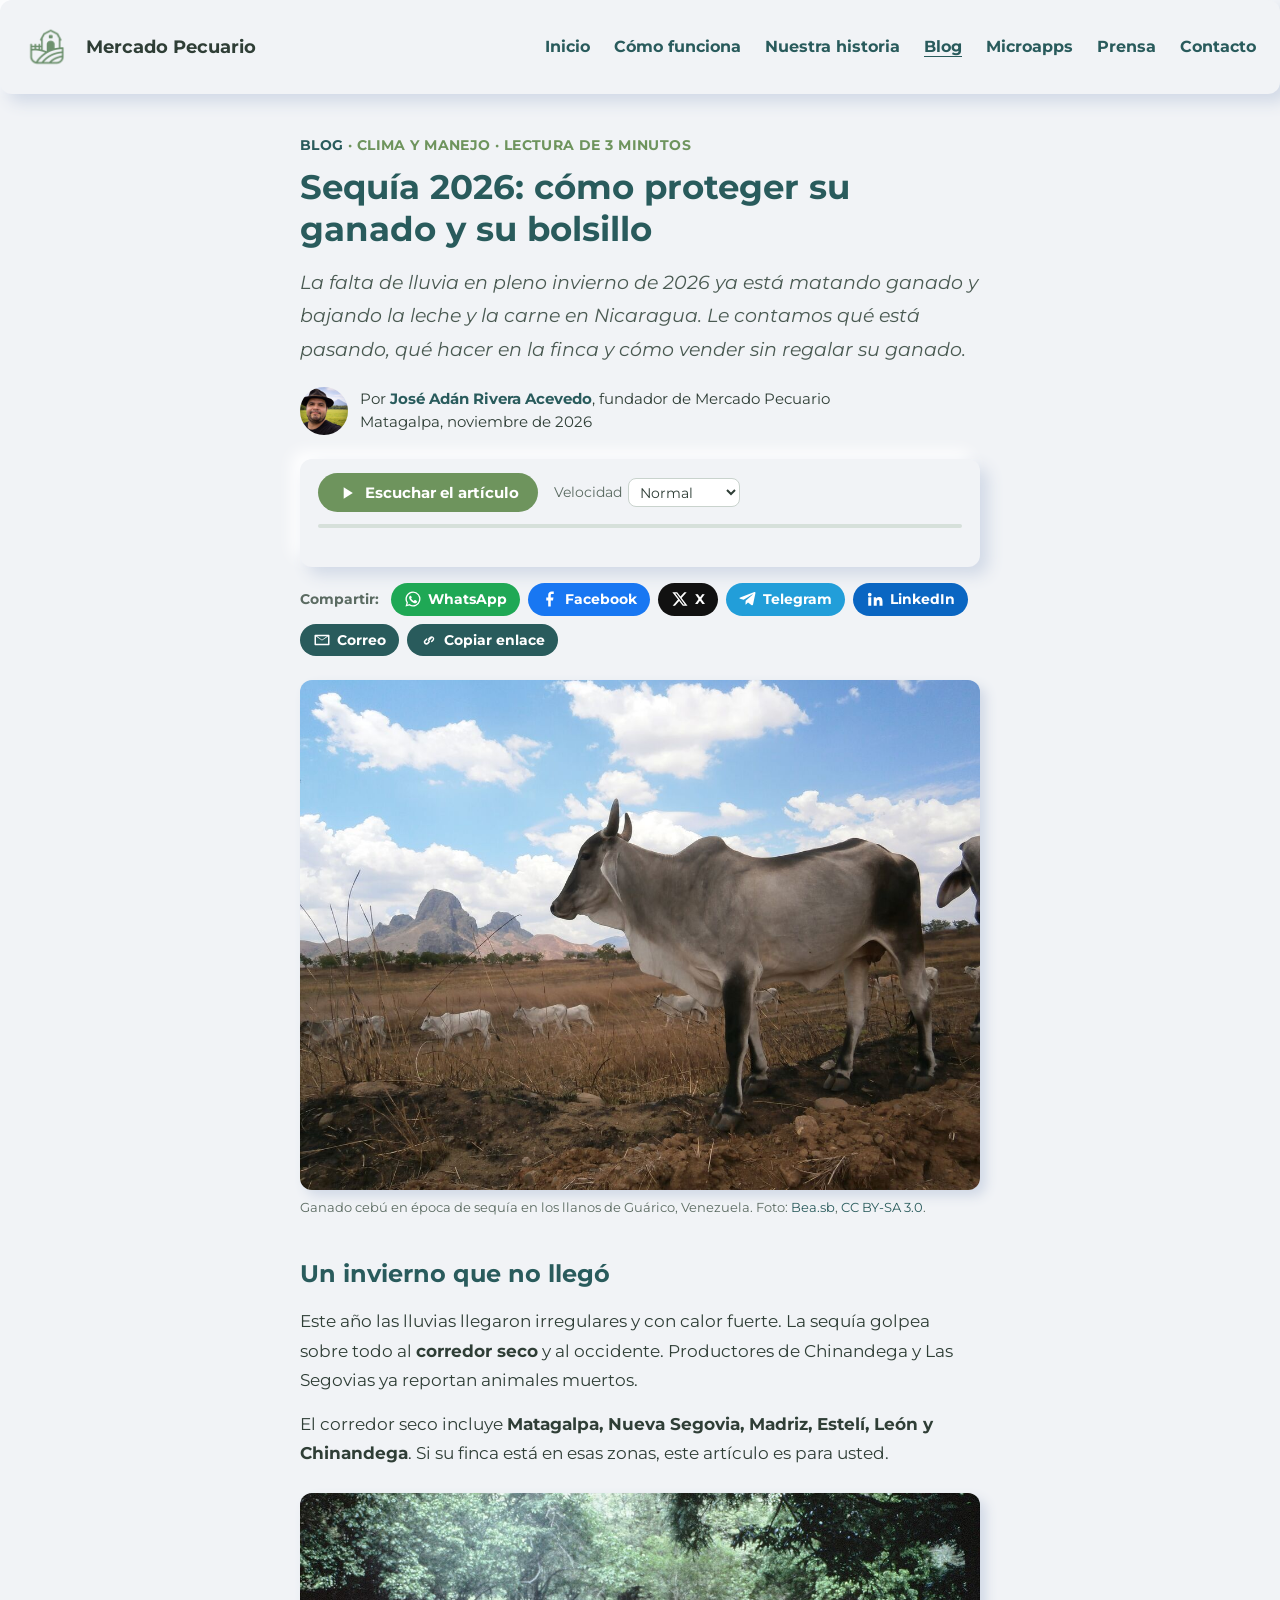
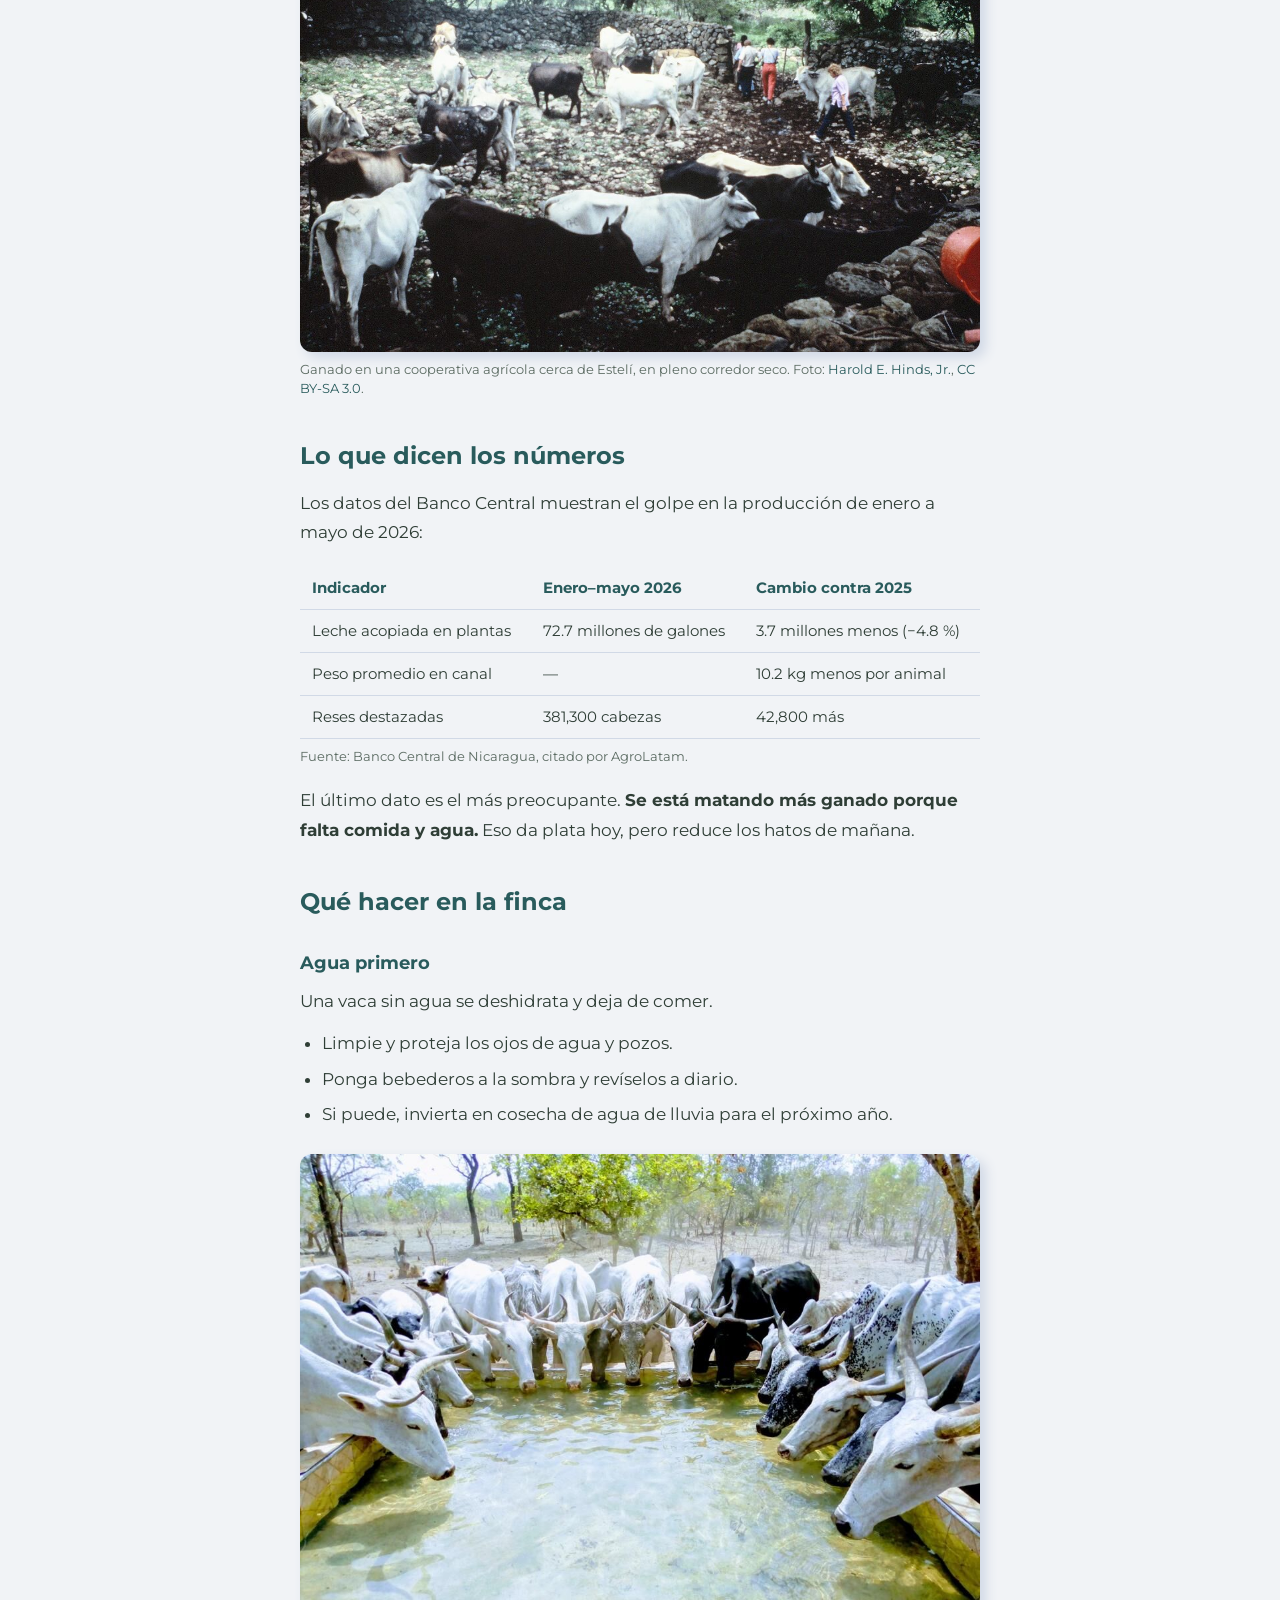
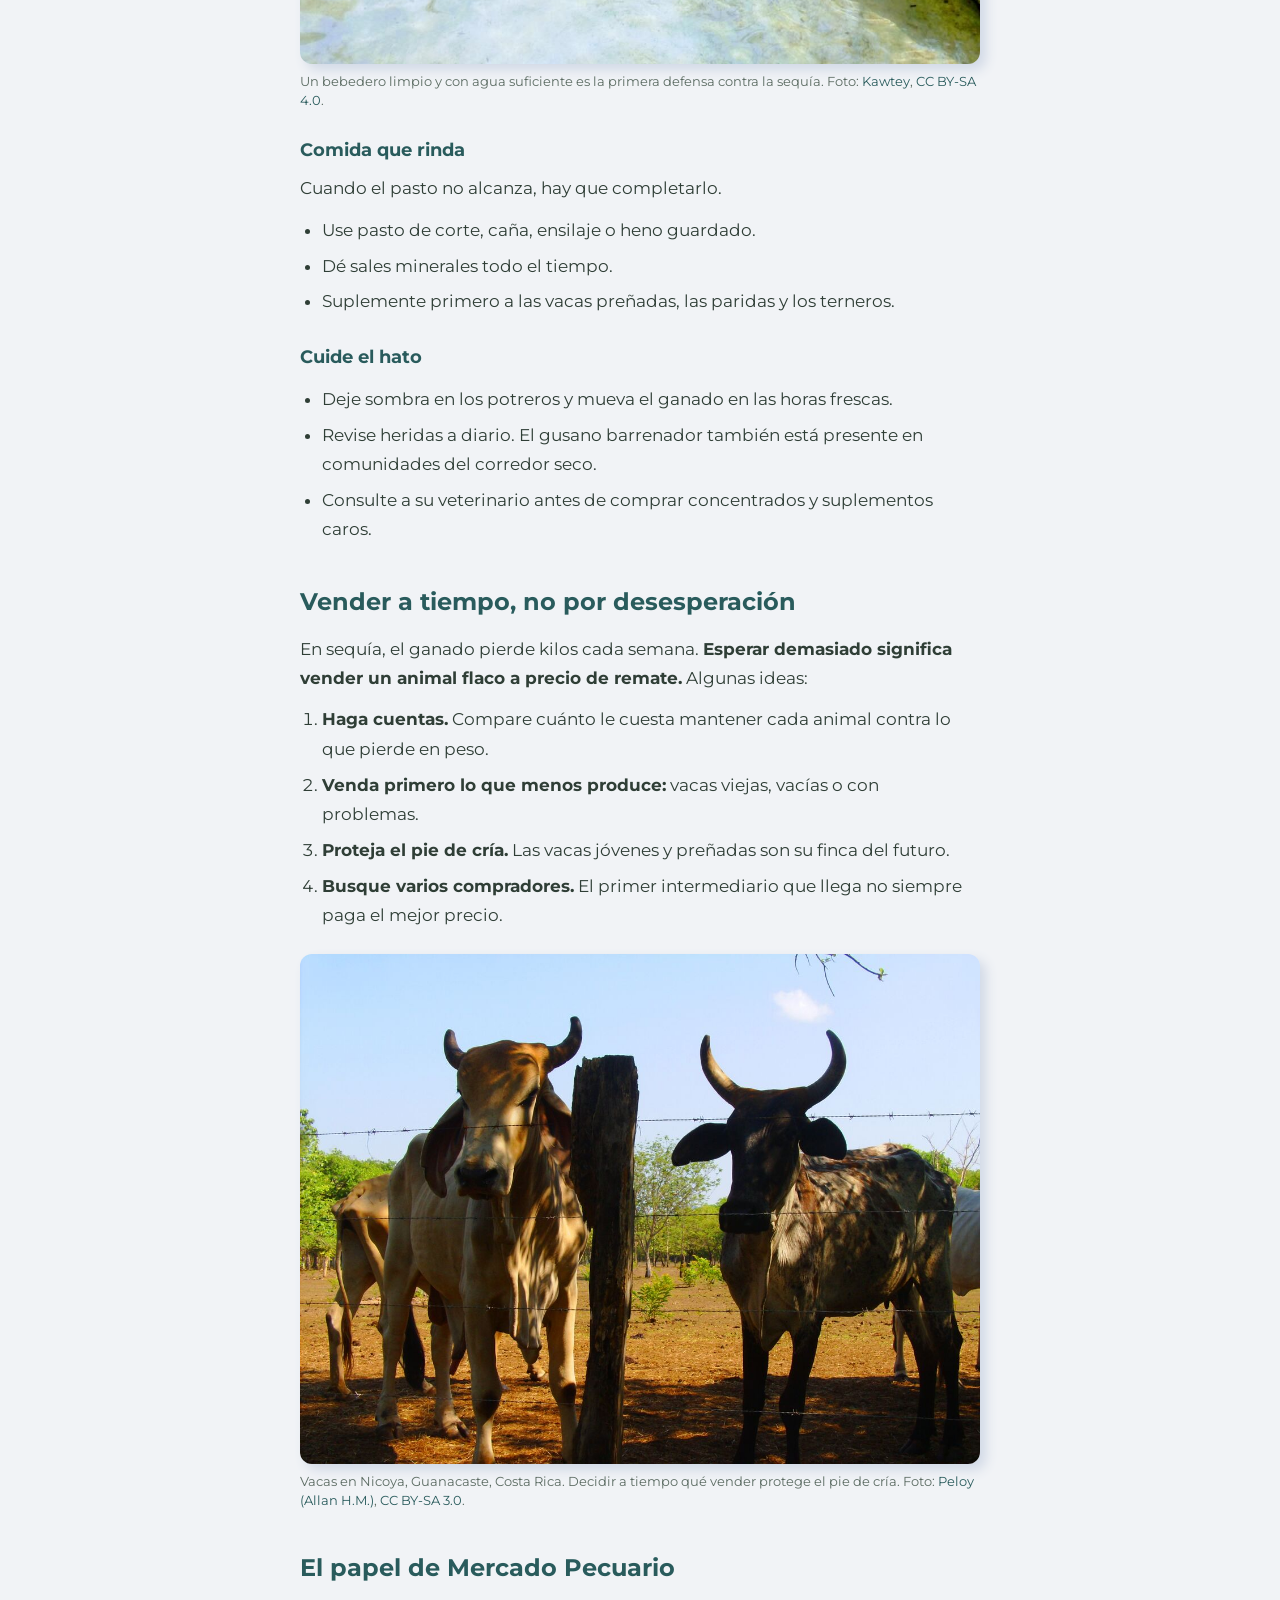
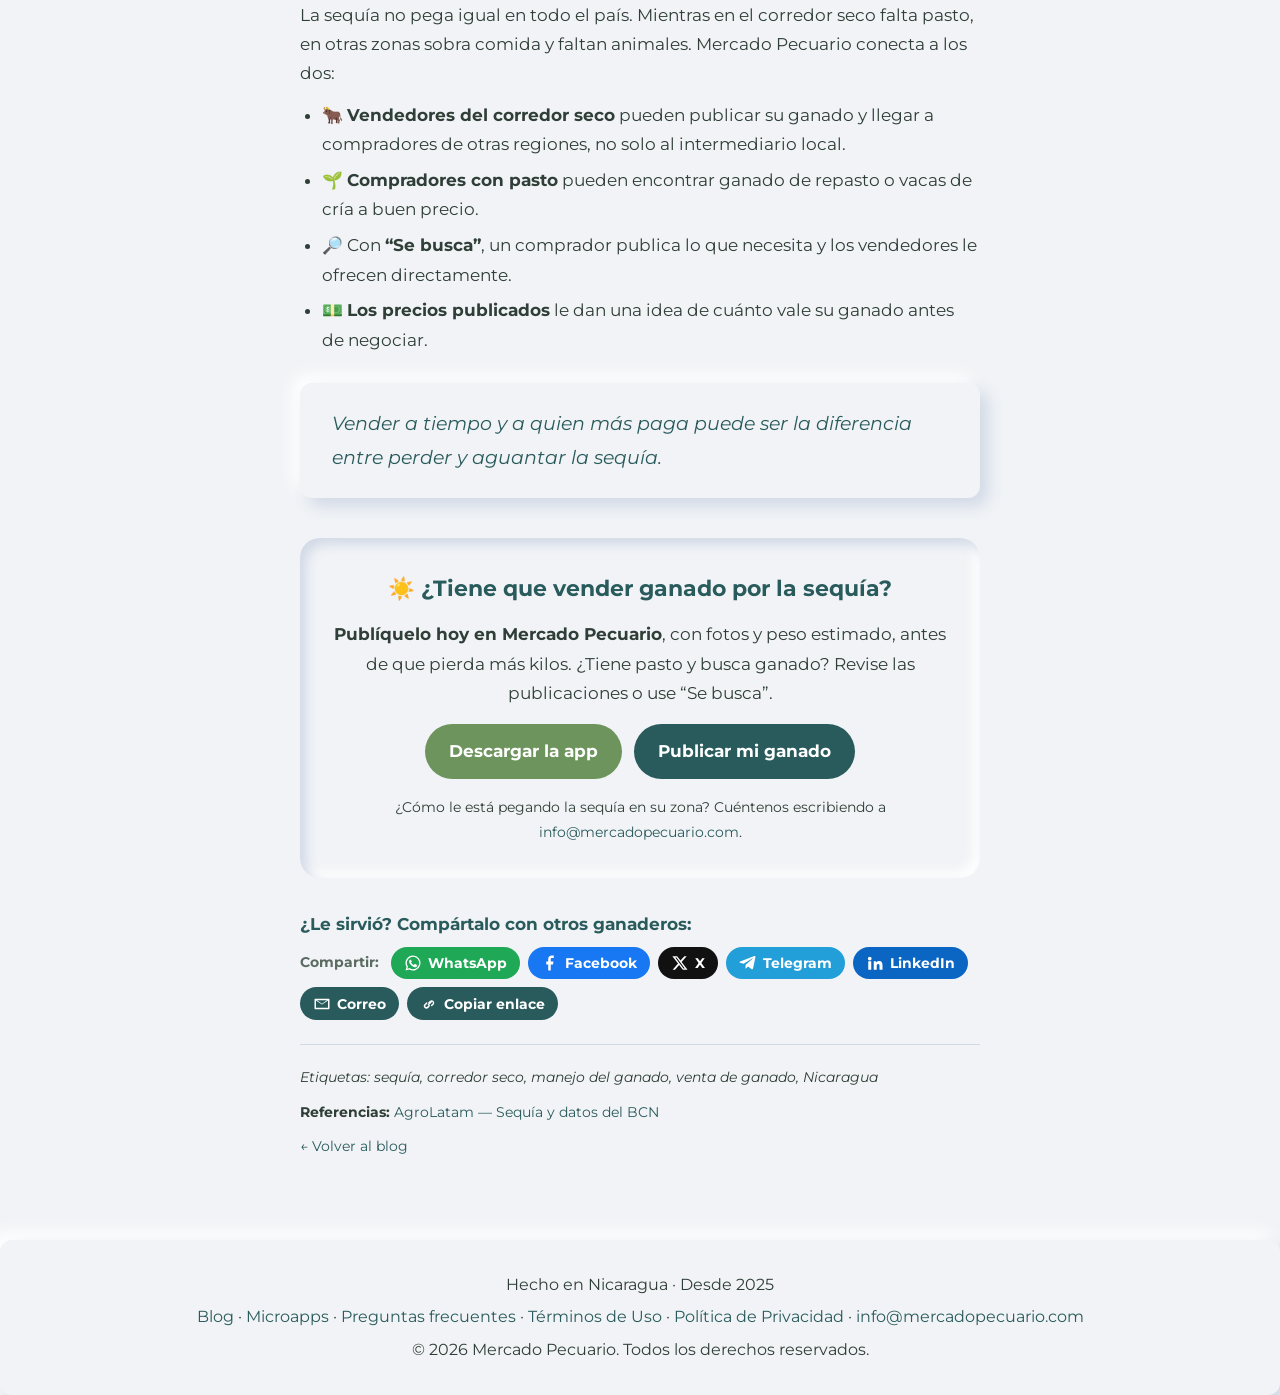
<file: blog/sequia-2026-proteger-ganado/index.html>
<!DOCTYPE html>
<html lang="es">
<head>
  <!-- Google Tag Manager -->
  <script>
  (function(w,d,s,l,i){w[l]=w[l]||[];w[l].push({'gtm.start':
  new Date().getTime(),event:'gtm.js'});var f=d.getElementsByTagName(s)[0],
  j=d.createElement(s),dl=l!='dataLayer'?'&l='+l:'';j.async=true;j.src=
  'https://www.googletagmanager.com/gtm.js?id='+i+dl;f.parentNode.insertBefore(j,f);
  })(window,document,'script','dataLayer','GTM-NP2JBV4L');
  </script>
  <!-- End Google Tag Manager -->

  <meta charset="UTF-8" />
  <meta name="viewport" content="width=device-width, initial-scale=1.0" />
  <title>Sequía 2026 en Nicaragua: cómo proteger su ganado y su bolsillo | Mercado Pecuario</title>

  <link rel="canonical" href="https://mercadopecuario.com/blog/sequia-2026-proteger-ganado/" />
  <link rel="icon" href="/favicon.ico" type="image/x-icon" />

  <meta name="description" content="La sequía de 2026 ya baja la leche y la carne en Nicaragua. Qué está pasando, qué hacer en la finca y cómo vender sin regalar su ganado." />
  <meta name="author" content="José Adán Rivera Acevedo" />
  <meta name="robots" content="index, follow" />
  <meta name="theme-color" content="#295b5c" />

  <meta property="og:type" content="article" />
  <meta property="og:title" content="Sequía 2026: cómo proteger su ganado y su bolsillo" />
  <meta property="og:description" content="La sequía de 2026 ya baja la leche y la carne en Nicaragua. Qué está pasando, qué hacer en la finca y cómo vender sin regalar su ganado." />
  <meta property="og:url" content="https://mercadopecuario.com/blog/sequia-2026-proteger-ganado/" />
  <meta property="og:image" content="https://mercadopecuario.com/blog/img/arreo-sequia-guarico.jpg" />
  <meta property="article:published_time" content="2026-11-11" />
  <meta property="article:author" content="José Adán Rivera Acevedo" />

  <meta name="twitter:card" content="summary_large_image" />
  <meta name="twitter:title" content="Sequía 2026: cómo proteger su ganado y su bolsillo" />
  <meta name="twitter:description" content="Qué hacer en la finca y cómo vender a tiempo durante la sequía de 2026." />
  <meta name="twitter:image" content="https://mercadopecuario.com/blog/img/arreo-sequia-guarico.jpg" />

  <script type="application/ld+json">
  {
    "@context": "https://schema.org",
    "@type": "BlogPosting",
    "headline": "Sequía 2026: cómo proteger su ganado y su bolsillo",
    "description": "La sequía de 2026 ya baja la leche y la carne en Nicaragua. Qué está pasando, qué hacer en la finca y cómo vender sin regalar su ganado.",
    "image": "https://mercadopecuario.com/blog/img/arreo-sequia-guarico.jpg",
    "datePublished": "2026-11-11",
    "inLanguage": "es",
    "mainEntityOfPage": "https://mercadopecuario.com/blog/sequia-2026-proteger-ganado/",
    "keywords": [
      "sequía",
      "corredor seco",
      "manejo del ganado",
      "venta de ganado",
      "Nicaragua"
    ],
    "author": {
      "@type": "Person",
      "@id": "https://mercadopecuario.com/#fundador",
      "name": "José Adán Rivera Acevedo",
      "honorificPrefix": "Dr.",
      "url": "https://mercadopecuario.com/#historia"
    },
    "publisher": {
      "@type": "Organization",
      "@id": "https://mercadopecuario.com/#organizacion",
      "name": "Mercado Pecuario",
      "logo": {
        "@type": "ImageObject",
        "url": "https://mercadopecuario.com/logo-mercado-pecuario.png"
      }
    }
  }
  </script>

  <link rel="preconnect" href="https://fonts.gstatic.com" crossorigin />
  <link rel="preconnect" href="https://fonts.googleapis.com" />
  <link href="https://fonts.googleapis.com/css2?family=Montserrat:wght@400;700&display=swap" rel="stylesheet" />
  <link rel="stylesheet" href="/styles.css" />
  <script defer src="/scripts.js"></script>
  <script defer src="/blog/blog.js"></script>
</head>

<body>
  <noscript><iframe src="https://www.googletagmanager.com/ns.html?id=GTM-NP2JBV4L"
  height="0" width="0" style="display:none;visibility:hidden"></iframe></noscript>

  <a class="skip-link" href="#articulo">Saltar al contenido</a>

  <header class="navbar neomorph" role="banner">
    <a class="logo" href="/">
      <img src="/logo-mercado-pecuario.png" alt="Logo de Mercado Pecuario" class="logo-img" width="62" height="62" decoding="async" />
      <span>Mercado Pecuario</span>
    </a>
    <nav id="nav-menu" aria-label="Principal">
      <ul>
        <li><a href="/">Inicio</a></li>
        <li><a href="/#como-funciona">Cómo funciona</a></li>
        <li><a href="/#historia">Nuestra historia</a></li>
        <li><a href="/blog/" aria-current="page">Blog</a></li>
        <li><a href="/microapps/">Microapps</a></li>
        <li><a href="/#prensa">Prensa</a></li>
        <li><a href="/#contacto">Contacto</a></li>
      </ul>
    </nav>
    <button class="menu-toggle" aria-controls="nav-menu" aria-expanded="false" aria-label="Abrir menú">☰</button>
  </header>

  <main id="articulo">
    <article class="post">
      <p class="post-breadcrumb"><a href="/blog/">Blog</a> · Clima y manejo · Lectura de 3 minutos</p>

      <h1>Sequía 2026: cómo proteger su ganado y su bolsillo</h1>
      <p class="post-lead">
        La falta de lluvia en pleno invierno de 2026 ya está matando ganado y bajando la leche y la carne en Nicaragua. Le contamos qué está pasando, qué hacer en la finca y cómo vender sin regalar su ganado.
      </p>

      <div class="post-byline">
        <img src="/fundador-jose-rivera.jpg" alt="" width="48" height="48" loading="lazy" />
        <p>
          Por <a href="/#historia"><strong>José Adán Rivera Acevedo</strong></a>, fundador de Mercado Pecuario<br />
          Matagalpa, <time datetime="2026-11-11">noviembre de 2026</time>
        </p>
      </div>

      <div class="tts-player neomorph" hidden>
        <button type="button" class="tts-play" aria-pressed="false">
          <svg class="tts-icon tts-icon-play" viewBox="0 0 24 24" aria-hidden="true"><path fill="currentColor" d="M8 5v14l11-7z"/></svg>
          <svg class="tts-icon tts-icon-pause" viewBox="0 0 24 24" aria-hidden="true"><path fill="currentColor" d="M6 5h4v14H6zm8 0h4v14h-4z"/></svg>
          <span class="tts-play-label">Escuchar el artículo</span>
        </button>
        <button type="button" class="tts-stop" hidden aria-label="Detener la lectura">
          <svg class="tts-icon" viewBox="0 0 24 24" aria-hidden="true"><path fill="currentColor" d="M6 6h12v12H6z"/></svg>
        </button>
        <label class="tts-rate-label">Velocidad
          <select class="tts-rate">
            <option value="0.85">Lenta</option>
            <option value="1" selected>Normal</option>
            <option value="1.2">Rápida</option>
            <option value="1.4">Muy rápida</option>
          </select>
        </label>
        <div class="tts-progress" aria-hidden="true"><span></span></div>
        <p class="tts-status" aria-live="polite"></p>
      </div>

      <div class="share-bar share-top" role="group" aria-label="Compartir este artículo">
        <span class="share-title">Compartir:</span>
        <a class="share-btn share-whatsapp" href="https://wa.me/?text=Sequ%C3%ADa%202026%3A%20c%C3%B3mo%20proteger%20su%20ganado%20y%20su%20bolsillo%20https%3A//mercadopecuario.com/blog/sequia-2026-proteger-ganado/" target="_blank" rel="noopener noreferrer" aria-label="Compartir en WhatsApp"><svg class="share-icon" viewBox="0 0 24 24" aria-hidden="true"><path fill="currentColor" d="M12 2a10 10 0 0 0-8.6 15.1L2 22l5-1.3A10 10 0 1 0 12 2Zm0 18.2a8.2 8.2 0 0 1-4.2-1.2l-.3-.2-3 .8.8-2.9-.2-.3A8.2 8.2 0 1 1 12 20.2Zm4.5-6.1c-.2-.1-1.5-.7-1.7-.8-.2-.1-.4-.1-.6.1l-.8 1c-.1.2-.3.2-.5.1a6.7 6.7 0 0 1-3.3-2.9c-.3-.4.2-.4.7-1.3.1-.2 0-.3 0-.4l-.8-1.8c-.2-.5-.4-.4-.6-.4h-.5a1 1 0 0 0-.7.3 3 3 0 0 0-.9 2.2 5.2 5.2 0 0 0 1.1 2.8 11.9 11.9 0 0 0 4.6 4c1.7.7 2.3.8 3.2.6.5-.1 1.5-.6 1.7-1.2.2-.6.2-1.1.1-1.2l-.5-.3Z"/></svg><span class="share-label">WhatsApp</span></a>
        <a class="share-btn share-facebook" href="https://www.facebook.com/sharer/sharer.php?u=https%3A//mercadopecuario.com/blog/sequia-2026-proteger-ganado/" target="_blank" rel="noopener noreferrer" aria-label="Compartir en Facebook"><svg class="share-icon" viewBox="0 0 24 24" aria-hidden="true"><path fill="currentColor" d="M13 22v-8h3l.6-4H13V7.2c0-1.1.3-1.8 1.9-1.8H17V2.1C16.6 2 15.5 2 14.2 2 11.5 2 9.6 3.7 9.6 6.8V10H7v4h2.6v8h3.4Z"/></svg><span class="share-label">Facebook</span></a>
        <a class="share-btn share-x" href="https://x.com/intent/post?url=https%3A//mercadopecuario.com/blog/sequia-2026-proteger-ganado/&amp;text=Sequ%C3%ADa%202026%3A%20c%C3%B3mo%20proteger%20su%20ganado%20y%20su%20bolsillo" target="_blank" rel="noopener noreferrer" aria-label="Compartir en X"><svg class="share-icon" viewBox="0 0 24 24" aria-hidden="true"><path fill="currentColor" d="M17.8 3h3.1l-6.8 7.7L22 21h-6.2l-4.9-6.4L5.3 21H2.2l7.2-8.3L1.8 3h6.4l4.4 5.8L17.8 3Zm-1.1 16.2h1.7L7.4 4.7H5.6l11.1 14.5Z"/></svg><span class="share-label">X</span></a>
        <a class="share-btn share-telegram" href="https://t.me/share/url?url=https%3A//mercadopecuario.com/blog/sequia-2026-proteger-ganado/&amp;text=Sequ%C3%ADa%202026%3A%20c%C3%B3mo%20proteger%20su%20ganado%20y%20su%20bolsillo" target="_blank" rel="noopener noreferrer" aria-label="Compartir en Telegram"><svg class="share-icon" viewBox="0 0 24 24" aria-hidden="true"><path fill="currentColor" d="M21.9 4.3 18.7 19.4c-.2 1.1-.9 1.3-1.8.8l-4.9-3.6-2.4 2.3c-.3.3-.5.5-1 .5l.3-5 9.1-8.2c.4-.4-.1-.6-.6-.2L6.2 13 1.4 11.5c-1-.3-1.1-1 .2-1.5L20.5 2.7c.9-.3 1.6.2 1.4 1.6Z"/></svg><span class="share-label">Telegram</span></a>
        <a class="share-btn share-linkedin" href="https://www.linkedin.com/sharing/share-offsite/?url=https%3A//mercadopecuario.com/blog/sequia-2026-proteger-ganado/" target="_blank" rel="noopener noreferrer" aria-label="Compartir en LinkedIn"><svg class="share-icon" viewBox="0 0 24 24" aria-hidden="true"><path fill="currentColor" d="M4.98 3.5a2.5 2.5 0 1 1 0 5 2.5 2.5 0 0 1 0-5ZM3 9.75h4V21H3V9.75Zm6.5 0h3.8v1.6h.1c.5-1 1.8-2 3.8-2 4 0 4.8 2.6 4.8 6V21h-4v-5c0-1.2 0-2.8-1.7-2.8s-2 1.3-2 2.7V21h-4V9.75Z"/></svg><span class="share-label">LinkedIn</span></a>
        <a class="share-btn share-email" href="mailto:?subject=Sequ%C3%ADa%202026%3A%20c%C3%B3mo%20proteger%20su%20ganado%20y%20su%20bolsillo&amp;body=Sequ%C3%ADa%202026%3A%20c%C3%B3mo%20proteger%20su%20ganado%20y%20su%20bolsillo%0A%0Ahttps%3A//mercadopecuario.com/blog/sequia-2026-proteger-ganado/" target="_blank" rel="noopener noreferrer" aria-label="Compartir en Correo"><svg class="share-icon" viewBox="0 0 24 24" aria-hidden="true"><path fill="currentColor" d="M3 5h18a1 1 0 0 1 1 1v12a1 1 0 0 1-1 1H3a1 1 0 0 1-1-1V6a1 1 0 0 1 1-1Zm1 2.2V17h16V7.2l-8 5.6-8-5.6ZM5.4 7l6.6 4.6L18.6 7H5.4Z"/></svg><span class="share-label">Correo</span></a>
        <button type="button" class="share-btn share-copy" data-share-copy="https://mercadopecuario.com/blog/sequia-2026-proteger-ganado/"><svg class="share-icon" viewBox="0 0 24 24" aria-hidden="true"><path fill="currentColor" d="M10.6 13.4a1 1 0 0 1 0-1.4l3.5-3.5a1 1 0 1 1 1.4 1.4L12 13.4a1 1 0 0 1-1.4 0Zm-2.1 4.9a3.5 3.5 0 0 1-2.5-6l2.1-2.1a1 1 0 1 1 1.4 1.4L7.4 13.7a1.5 1.5 0 0 0 2.1 2.1l2.1-2.1a1 1 0 1 1 1.4 1.4L11 17.3a3.5 3.5 0 0 1-2.5 1ZM15.5 15a1 1 0 0 1-.7-1.7l2.1-2.1a1.5 1.5 0 0 0-2.1-2.1l-2.1 2.1a1 1 0 1 1-1.4-1.4L13.4 7.7a3.5 3.5 0 0 1 4.9 4.9l-2.1 2.1a1 1 0 0 1-.7.3Z"/></svg><span class="share-label">Copiar enlace</span></button>
        <button type="button" class="share-btn share-native" data-share-native data-url="https://mercadopecuario.com/blog/sequia-2026-proteger-ganado/" data-title="Sequía 2026: cómo proteger su ganado y su bolsillo" hidden><svg class="share-icon" viewBox="0 0 24 24" aria-hidden="true"><path fill="currentColor" d="M18 16a3 3 0 0 0-2.4 1.2l-6.7-3.4a3 3 0 0 0 0-1.6l6.7-3.4A3 3 0 1 0 15 7l-6.7 3.4a3 3 0 1 0 0 3.2L15 17a3 3 0 1 0 3-1Z"/></svg><span class="share-label">Más opciones</span></button>
      </div>

      <figure class="post-figure post-hero">
        <img src="/blog/img/arreo-sequia-guarico.jpg"
             alt="Una vaca cebú flaca en un potrero seco y sin pasto, con otras reses al fondo"
             width="1200" height="900" />
        <figcaption>
          Ganado cebú en época de sequía en los llanos de Guárico, Venezuela. Foto:
          <a href="https://commons.wikimedia.org/wiki/File:Arreo_de_ganado_en_%C3%A9poca_de_sequ%C3%ADa._San_Juan_de_los_Morros,_estado_Gu%C3%A1rico.JPG" rel="noopener">Bea.sb</a>,
          <a href="https://creativecommons.org/licenses/by-sa/3.0/deed.es" rel="license noopener">CC BY-SA 3.0</a>.
        </figcaption>
      </figure>

      <h2>Un invierno que no llegó</h2>
      <p>
        Este año las lluvias llegaron irregulares y con calor fuerte. La sequía golpea sobre todo al
        <strong>corredor seco</strong> y al occidente. Productores de Chinandega y Las Segovias ya reportan
        animales muertos.
      </p>
      <p>
        El corredor seco incluye <strong>Matagalpa, Nueva Segovia, Madriz, Estelí, León y Chinandega</strong>. Si
        su finca está en esas zonas, este artículo es para usted.
      </p>

      <figure class="post-figure">
        <img src="/blog/img/ganado-esteli.jpg"
             alt="Reses blancas y negras en un corral pedregoso y seco, a la sombra de unos árboles"
             width="1200" height="811" loading="lazy" />
        <figcaption>
          Ganado en una cooperativa agrícola cerca de Estelí, en pleno corredor seco. Foto:
          <a href="https://commons.wikimedia.org/wiki/File:Cattle_at_an_agricultural_co-op_near_Esteli.jpg" rel="noopener">Harold E. Hinds, Jr.</a>,
          <a href="https://creativecommons.org/licenses/by-sa/3.0/deed.es" rel="license noopener">CC BY-SA 3.0</a>.
        </figcaption>
      </figure>

      <h2>Lo que dicen los números</h2>
      <p>Los datos del Banco Central muestran el golpe en la producción de enero a mayo de 2026:</p>
      <div class="post-table-wrap">
        <table class="post-table">
          <caption>Fuente: Banco Central de Nicaragua, citado por AgroLatam.</caption>
          <thead>
            <tr><th scope="col">Indicador</th><th scope="col">Enero–mayo 2026</th><th scope="col">Cambio contra 2025</th></tr>
          </thead>
          <tbody>
            <tr><td>Leche acopiada en plantas</td><td>72.7 millones de galones</td><td>3.7 millones menos (−4.8&nbsp;%)</td></tr>
            <tr><td>Peso promedio en canal</td><td>—</td><td>10.2 kg menos por animal</td></tr>
            <tr><td>Reses destazadas</td><td>381,300 cabezas</td><td>42,800 más</td></tr>
          </tbody>
        </table>
      </div>
      <p>
        El último dato es el más preocupante. <strong>Se está matando más ganado porque falta comida y
        agua.</strong> Eso da plata hoy, pero reduce los hatos de mañana.
      </p>

      <h2>Qué hacer en la finca</h2>
      <h3>Agua primero</h3>
      <p>Una vaca sin agua se deshidrata y deja de comer.</p>
      <ul>
        <li>Limpie y proteja los ojos de agua y pozos.</li>
        <li>Ponga bebederos a la sombra y revíselos a diario.</li>
        <li>Si puede, invierta en cosecha de agua de lluvia para el próximo año.</li>
      </ul>

      <figure class="post-figure">
        <img src="/blog/img/vacas-abrevadero.jpg"
             alt="Un grupo de vacas cebú blancas y negras bebiendo agua en un abrevadero de concreto"
             width="1024" height="768" loading="lazy" />
        <figcaption>
          Un bebedero limpio y con agua suficiente es la primera defensa contra la sequía. Foto:
          <a href="https://commons.wikimedia.org/wiki/File:Cows_drinking_from_a_water_pond.jpg" rel="noopener">Kawtey</a>,
          <a href="https://creativecommons.org/licenses/by-sa/4.0/deed.es" rel="license noopener">CC BY-SA 4.0</a>.
        </figcaption>
      </figure>

      <h3>Comida que rinda</h3>
      <p>Cuando el pasto no alcanza, hay que completarlo.</p>
      <ul>
        <li>Use pasto de corte, caña, ensilaje o heno guardado.</li>
        <li>Dé sales minerales todo el tiempo.</li>
        <li>Suplemente primero a las vacas preñadas, las paridas y los terneros.</li>
      </ul>

      <h3>Cuide el hato</h3>
      <ul>
        <li>Deje sombra en los potreros y mueva el ganado en las horas frescas.</li>
        <li>Revise heridas a diario. El gusano barrenador también está presente en comunidades
          del corredor seco.</li>
        <li>Consulte a su veterinario antes de comprar concentrados y suplementos caros.</li>
      </ul>

      <h2>Vender a tiempo, no por desesperación</h2>
      <p>
        En sequía, el ganado pierde kilos cada semana. <strong>Esperar demasiado significa vender un
        animal flaco a precio de remate.</strong> Algunas ideas:
      </p>
      <ol>
        <li><strong>Haga cuentas.</strong> Compare cuánto le cuesta mantener cada animal contra lo que pierde
          en peso.</li>
        <li><strong>Venda primero lo que menos produce:</strong> vacas viejas, vacías o con problemas.</li>
        <li><strong>Proteja el pie de cría.</strong> Las vacas jóvenes y preñadas son su finca del futuro.</li>
        <li><strong>Busque varios compradores.</strong> El primer intermediario que llega no siempre paga el
          mejor precio.</li>
      </ol>

      <figure class="post-figure">
        <img src="/blog/img/vacas-nicoya.jpg"
             alt="Dos vacas cebú con cuernos detrás de una cerca de alambre en un corral de tierra seca"
             width="1200" height="900" loading="lazy" />
        <figcaption>
          Vacas en Nicoya, Guanacaste, Costa Rica. Decidir a tiempo qué vender protege el pie de cría. Foto:
          <a href="https://commons.wikimedia.org/wiki/File:Vacas_en_Nicoya,_Guanacaste,_Costa_Rica._-_panoramio.jpg" rel="noopener">Peloy (Allan H.M.)</a>,
          <a href="https://creativecommons.org/licenses/by-sa/3.0/deed.es" rel="license noopener">CC BY-SA 3.0</a>.
        </figcaption>
      </figure>

      <h2>El papel de Mercado Pecuario</h2>
      <p>
        La sequía no pega igual en todo el país. Mientras en el corredor seco falta pasto, en otras
        zonas sobra comida y faltan animales. Mercado Pecuario conecta a los dos:
      </p>
      <ul>
        <li>🐂 <strong>Vendedores del corredor seco</strong> pueden publicar su ganado y llegar a compradores de
          otras regiones, no solo al intermediario local.</li>
        <li>🌱 <strong>Compradores con pasto</strong> pueden encontrar ganado de repasto o vacas de cría a buen
          precio.</li>
        <li>🔎 Con <strong>“Se busca”</strong>, un comprador publica lo que necesita y los vendedores le ofrecen
          directamente.</li>
        <li>💵 <strong>Los precios publicados</strong> le dan una idea de cuánto vale su ganado antes de negociar.</li>
      </ul>

      <blockquote class="quote neomorph">
        <p>
          Vender a tiempo y a quien más paga puede ser la diferencia entre perder y aguantar la
          sequía.
        </p>
      </blockquote>

      <aside class="post-cta neomorph-in">
        <h2>☀️ ¿Tiene que vender ganado por la sequía?</h2>
        <p>
          <strong>Publíquelo hoy en Mercado Pecuario</strong>, con fotos y peso estimado, antes de que pierda más
          kilos. ¿Tiene pasto y busca ganado? Revise las publicaciones o use “Se busca”.
        </p>
        <div class="actions-row">
          <a class="btn" href="https://play.google.com/store/apps/details?id=com.mercadopecuario" target="_blank" rel="noopener noreferrer">Descargar la app</a>
          <a class="btn btn-secondary" href="https://play.google.com/store/apps/details?id=com.mercadopecuario" target="_blank" rel="noopener noreferrer">Publicar mi ganado</a>
        </div>
        <p class="post-cta-note">
          ¿Cómo le está pegando la sequía en su zona? Cuéntenos escribiendo a
          <a href="mailto:info@mercadopecuario.com?subject=La%20sequ%C3%ADa%20en%20mi%20zona">info@mercadopecuario.com</a>.
        </p>
      </aside>

      <p class="share-cta">¿Le sirvió? Compártalo con otros ganaderos:</p>
      <div class="share-bar share-bottom" role="group" aria-label="Compartir este artículo">
        <span class="share-title">Compartir:</span>
        <a class="share-btn share-whatsapp" href="https://wa.me/?text=Sequ%C3%ADa%202026%3A%20c%C3%B3mo%20proteger%20su%20ganado%20y%20su%20bolsillo%20https%3A//mercadopecuario.com/blog/sequia-2026-proteger-ganado/" target="_blank" rel="noopener noreferrer" aria-label="Compartir en WhatsApp"><svg class="share-icon" viewBox="0 0 24 24" aria-hidden="true"><path fill="currentColor" d="M12 2a10 10 0 0 0-8.6 15.1L2 22l5-1.3A10 10 0 1 0 12 2Zm0 18.2a8.2 8.2 0 0 1-4.2-1.2l-.3-.2-3 .8.8-2.9-.2-.3A8.2 8.2 0 1 1 12 20.2Zm4.5-6.1c-.2-.1-1.5-.7-1.7-.8-.2-.1-.4-.1-.6.1l-.8 1c-.1.2-.3.2-.5.1a6.7 6.7 0 0 1-3.3-2.9c-.3-.4.2-.4.7-1.3.1-.2 0-.3 0-.4l-.8-1.8c-.2-.5-.4-.4-.6-.4h-.5a1 1 0 0 0-.7.3 3 3 0 0 0-.9 2.2 5.2 5.2 0 0 0 1.1 2.8 11.9 11.9 0 0 0 4.6 4c1.7.7 2.3.8 3.2.6.5-.1 1.5-.6 1.7-1.2.2-.6.2-1.1.1-1.2l-.5-.3Z"/></svg><span class="share-label">WhatsApp</span></a>
        <a class="share-btn share-facebook" href="https://www.facebook.com/sharer/sharer.php?u=https%3A//mercadopecuario.com/blog/sequia-2026-proteger-ganado/" target="_blank" rel="noopener noreferrer" aria-label="Compartir en Facebook"><svg class="share-icon" viewBox="0 0 24 24" aria-hidden="true"><path fill="currentColor" d="M13 22v-8h3l.6-4H13V7.2c0-1.1.3-1.8 1.9-1.8H17V2.1C16.6 2 15.5 2 14.2 2 11.5 2 9.6 3.7 9.6 6.8V10H7v4h2.6v8h3.4Z"/></svg><span class="share-label">Facebook</span></a>
        <a class="share-btn share-x" href="https://x.com/intent/post?url=https%3A//mercadopecuario.com/blog/sequia-2026-proteger-ganado/&amp;text=Sequ%C3%ADa%202026%3A%20c%C3%B3mo%20proteger%20su%20ganado%20y%20su%20bolsillo" target="_blank" rel="noopener noreferrer" aria-label="Compartir en X"><svg class="share-icon" viewBox="0 0 24 24" aria-hidden="true"><path fill="currentColor" d="M17.8 3h3.1l-6.8 7.7L22 21h-6.2l-4.9-6.4L5.3 21H2.2l7.2-8.3L1.8 3h6.4l4.4 5.8L17.8 3Zm-1.1 16.2h1.7L7.4 4.7H5.6l11.1 14.5Z"/></svg><span class="share-label">X</span></a>
        <a class="share-btn share-telegram" href="https://t.me/share/url?url=https%3A//mercadopecuario.com/blog/sequia-2026-proteger-ganado/&amp;text=Sequ%C3%ADa%202026%3A%20c%C3%B3mo%20proteger%20su%20ganado%20y%20su%20bolsillo" target="_blank" rel="noopener noreferrer" aria-label="Compartir en Telegram"><svg class="share-icon" viewBox="0 0 24 24" aria-hidden="true"><path fill="currentColor" d="M21.9 4.3 18.7 19.4c-.2 1.1-.9 1.3-1.8.8l-4.9-3.6-2.4 2.3c-.3.3-.5.5-1 .5l.3-5 9.1-8.2c.4-.4-.1-.6-.6-.2L6.2 13 1.4 11.5c-1-.3-1.1-1 .2-1.5L20.5 2.7c.9-.3 1.6.2 1.4 1.6Z"/></svg><span class="share-label">Telegram</span></a>
        <a class="share-btn share-linkedin" href="https://www.linkedin.com/sharing/share-offsite/?url=https%3A//mercadopecuario.com/blog/sequia-2026-proteger-ganado/" target="_blank" rel="noopener noreferrer" aria-label="Compartir en LinkedIn"><svg class="share-icon" viewBox="0 0 24 24" aria-hidden="true"><path fill="currentColor" d="M4.98 3.5a2.5 2.5 0 1 1 0 5 2.5 2.5 0 0 1 0-5ZM3 9.75h4V21H3V9.75Zm6.5 0h3.8v1.6h.1c.5-1 1.8-2 3.8-2 4 0 4.8 2.6 4.8 6V21h-4v-5c0-1.2 0-2.8-1.7-2.8s-2 1.3-2 2.7V21h-4V9.75Z"/></svg><span class="share-label">LinkedIn</span></a>
        <a class="share-btn share-email" href="mailto:?subject=Sequ%C3%ADa%202026%3A%20c%C3%B3mo%20proteger%20su%20ganado%20y%20su%20bolsillo&amp;body=Sequ%C3%ADa%202026%3A%20c%C3%B3mo%20proteger%20su%20ganado%20y%20su%20bolsillo%0A%0Ahttps%3A//mercadopecuario.com/blog/sequia-2026-proteger-ganado/" target="_blank" rel="noopener noreferrer" aria-label="Compartir en Correo"><svg class="share-icon" viewBox="0 0 24 24" aria-hidden="true"><path fill="currentColor" d="M3 5h18a1 1 0 0 1 1 1v12a1 1 0 0 1-1 1H3a1 1 0 0 1-1-1V6a1 1 0 0 1 1-1Zm1 2.2V17h16V7.2l-8 5.6-8-5.6ZM5.4 7l6.6 4.6L18.6 7H5.4Z"/></svg><span class="share-label">Correo</span></a>
        <button type="button" class="share-btn share-copy" data-share-copy="https://mercadopecuario.com/blog/sequia-2026-proteger-ganado/"><svg class="share-icon" viewBox="0 0 24 24" aria-hidden="true"><path fill="currentColor" d="M10.6 13.4a1 1 0 0 1 0-1.4l3.5-3.5a1 1 0 1 1 1.4 1.4L12 13.4a1 1 0 0 1-1.4 0Zm-2.1 4.9a3.5 3.5 0 0 1-2.5-6l2.1-2.1a1 1 0 1 1 1.4 1.4L7.4 13.7a1.5 1.5 0 0 0 2.1 2.1l2.1-2.1a1 1 0 1 1 1.4 1.4L11 17.3a3.5 3.5 0 0 1-2.5 1ZM15.5 15a1 1 0 0 1-.7-1.7l2.1-2.1a1.5 1.5 0 0 0-2.1-2.1l-2.1 2.1a1 1 0 1 1-1.4-1.4L13.4 7.7a3.5 3.5 0 0 1 4.9 4.9l-2.1 2.1a1 1 0 0 1-.7.3Z"/></svg><span class="share-label">Copiar enlace</span></button>
        <button type="button" class="share-btn share-native" data-share-native data-url="https://mercadopecuario.com/blog/sequia-2026-proteger-ganado/" data-title="Sequía 2026: cómo proteger su ganado y su bolsillo" hidden><svg class="share-icon" viewBox="0 0 24 24" aria-hidden="true"><path fill="currentColor" d="M18 16a3 3 0 0 0-2.4 1.2l-6.7-3.4a3 3 0 0 0 0-1.6l6.7-3.4A3 3 0 1 0 15 7l-6.7 3.4a3 3 0 1 0 0 3.2L15 17a3 3 0 1 0 3-1Z"/></svg><span class="share-label">Más opciones</span></button>
      </div>

      <footer class="post-meta">
        <p><em>Etiquetas: sequía, corredor seco, manejo del ganado, venta de ganado, Nicaragua</em></p>
        <p>
          <strong>Referencias:</strong>
          <a href="https://www.agrolatam.com/actualidad-latam/sequia-nicaragua-muerte-ganado-caida-leche-carne/" rel="noopener">AgroLatam — Sequía y datos del BCN</a>
        </p>
        <p><a href="/blog/">← Volver al blog</a></p>
      </footer>
    </article>
  </main>

  <footer class="footer neomorph" role="contentinfo">
    <p>Hecho en Nicaragua · Desde 2025</p>
    <p class="footer-links">
      <a href="/blog/">Blog</a> ·
      <a href="/microapps/">Microapps</a> ·
      <a href="/#preguntas">Preguntas frecuentes</a> ·
      <a href="/#terminos">Términos de Uso</a> ·
      <a href="/#politica">Política de Privacidad</a> ·
      <a href="mailto:info@mercadopecuario.com">info@mercadopecuario.com</a>
    </p>
    <p>&copy; 2026 Mercado Pecuario. Todos los derechos reservados.</p>
  </footer>
</body>
</html>
</file>
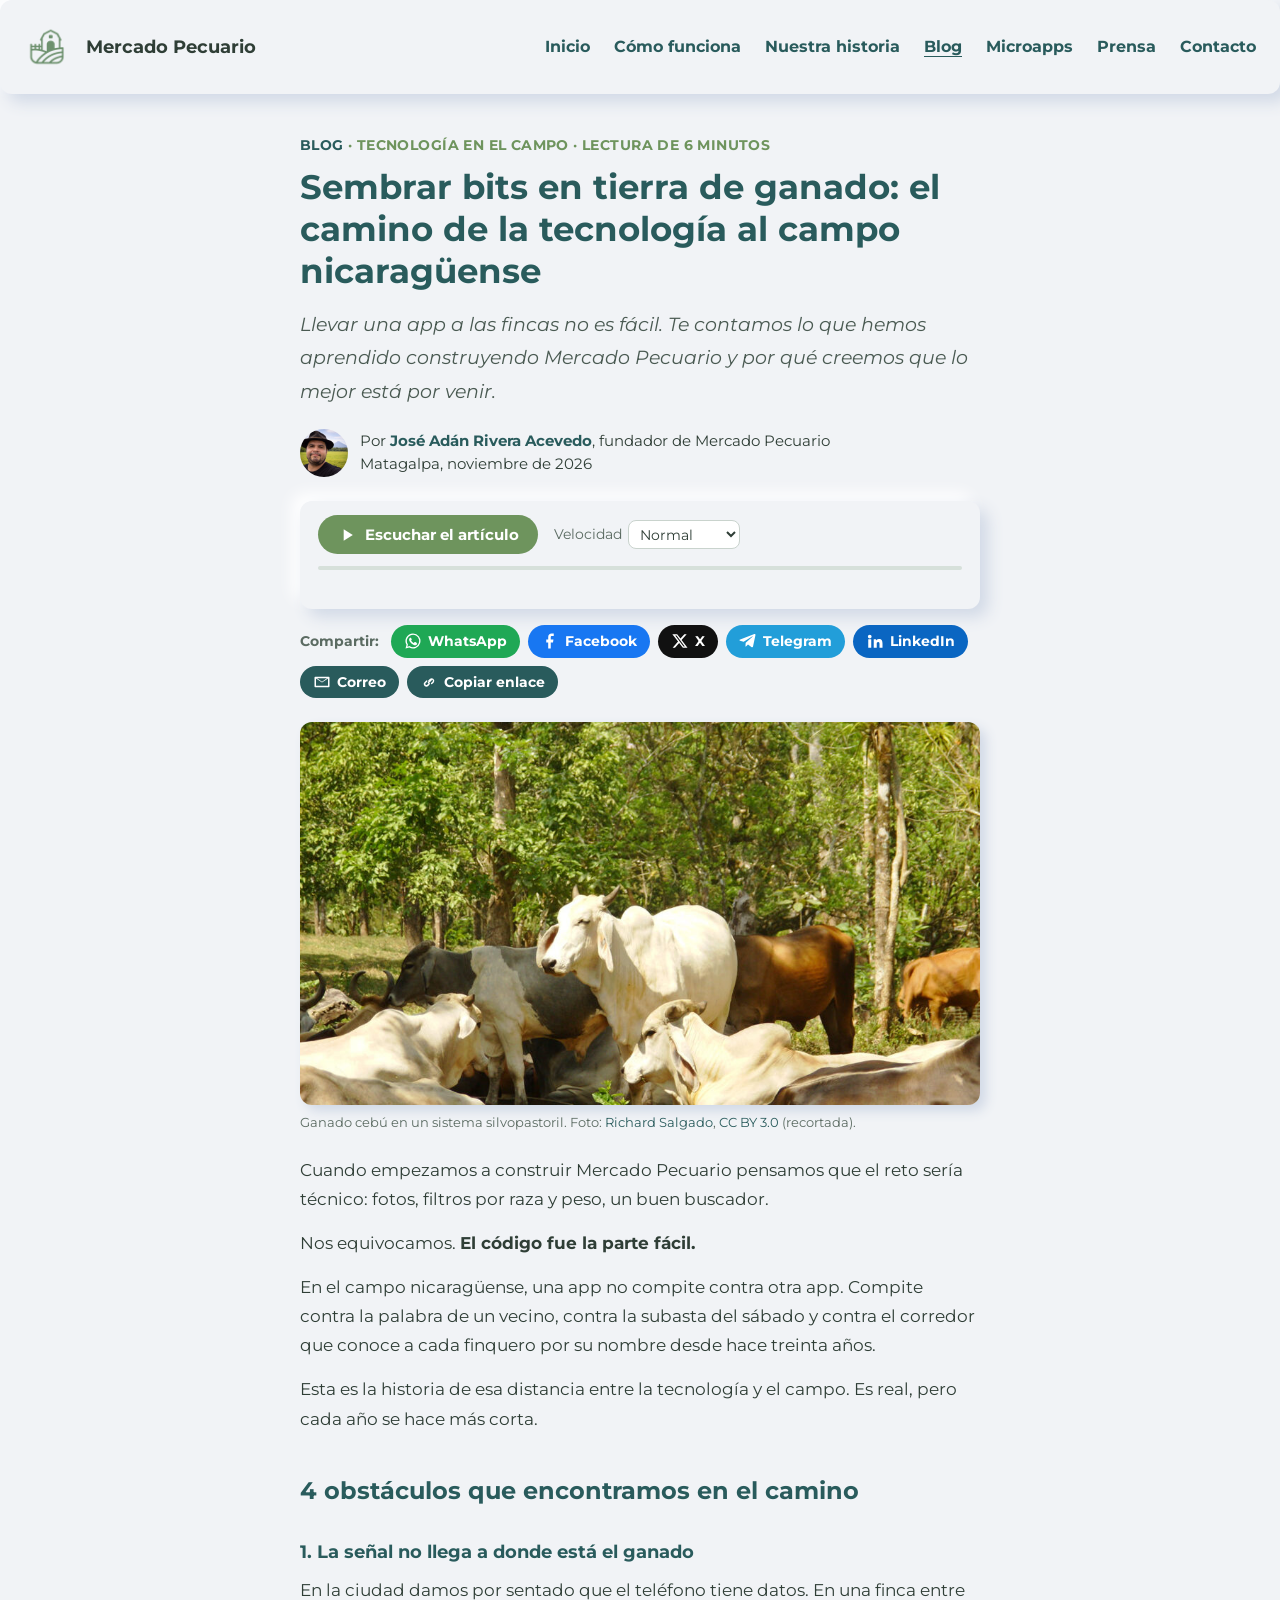
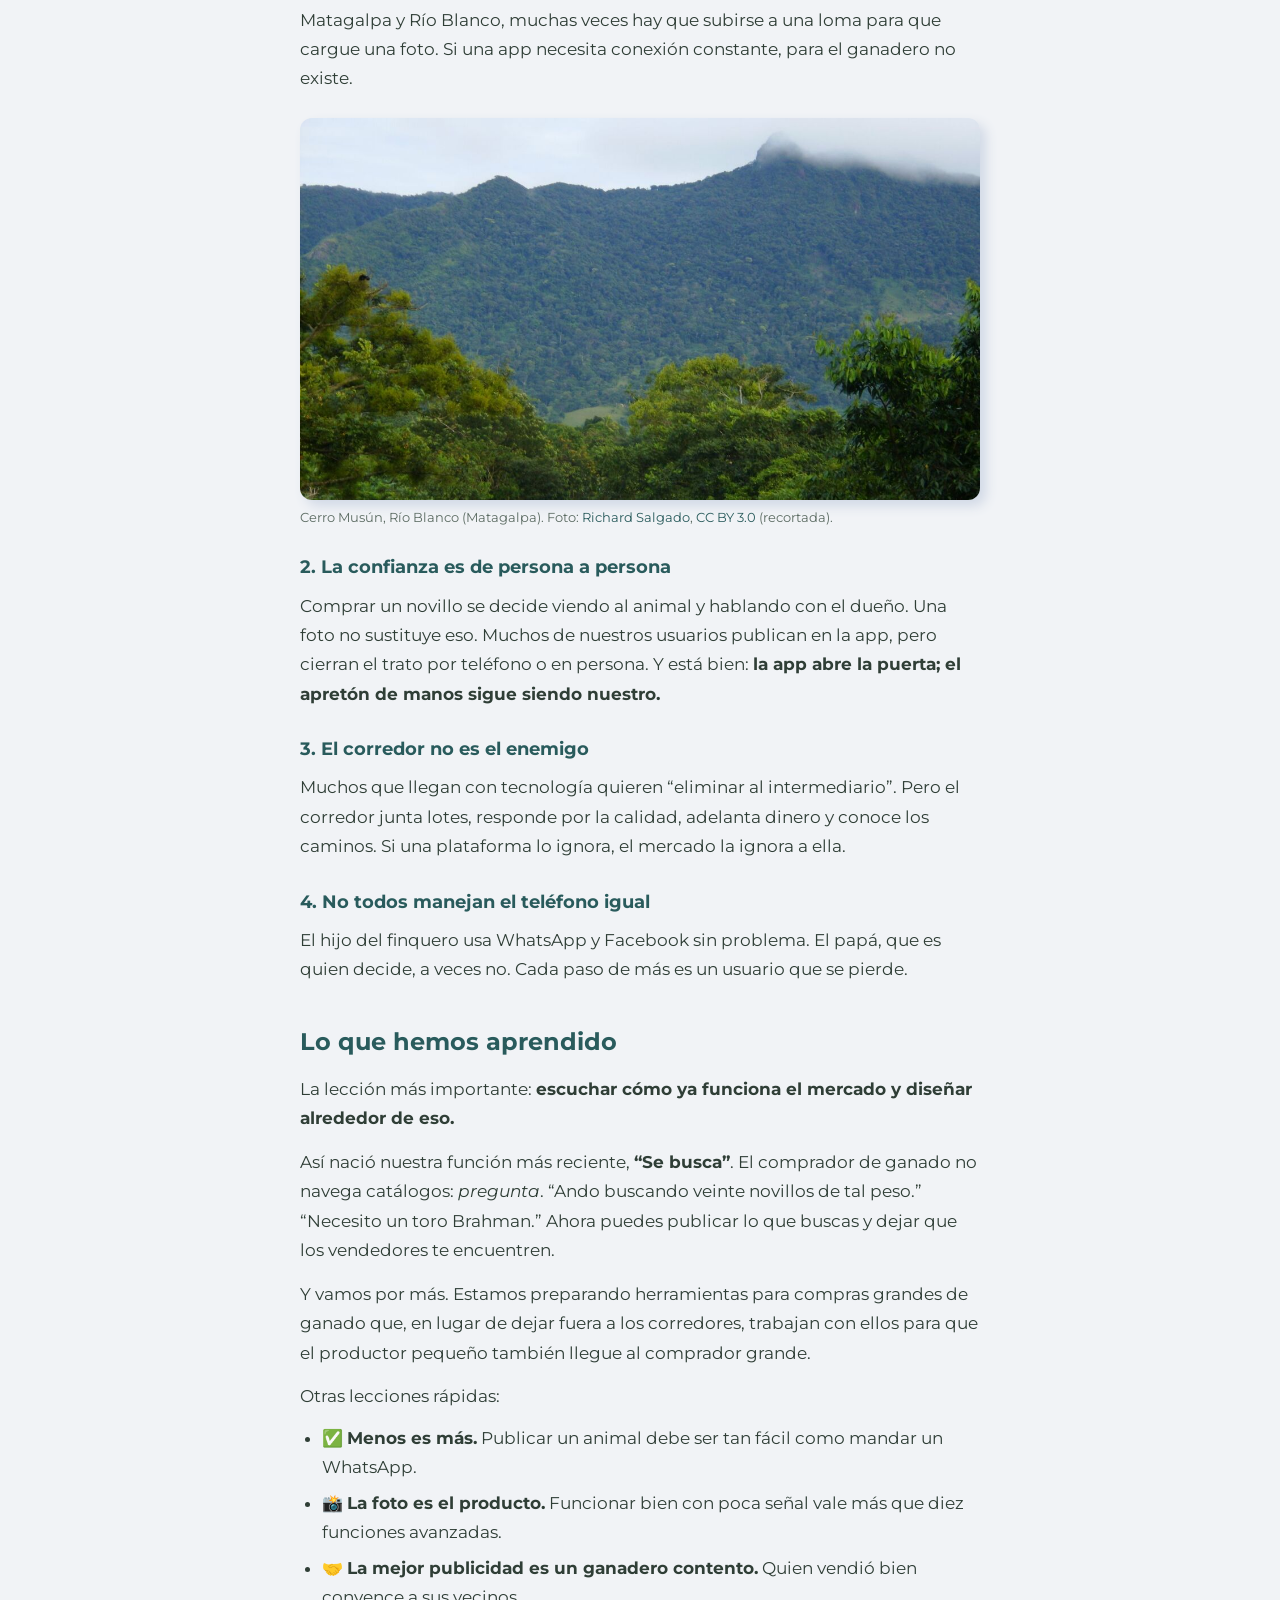
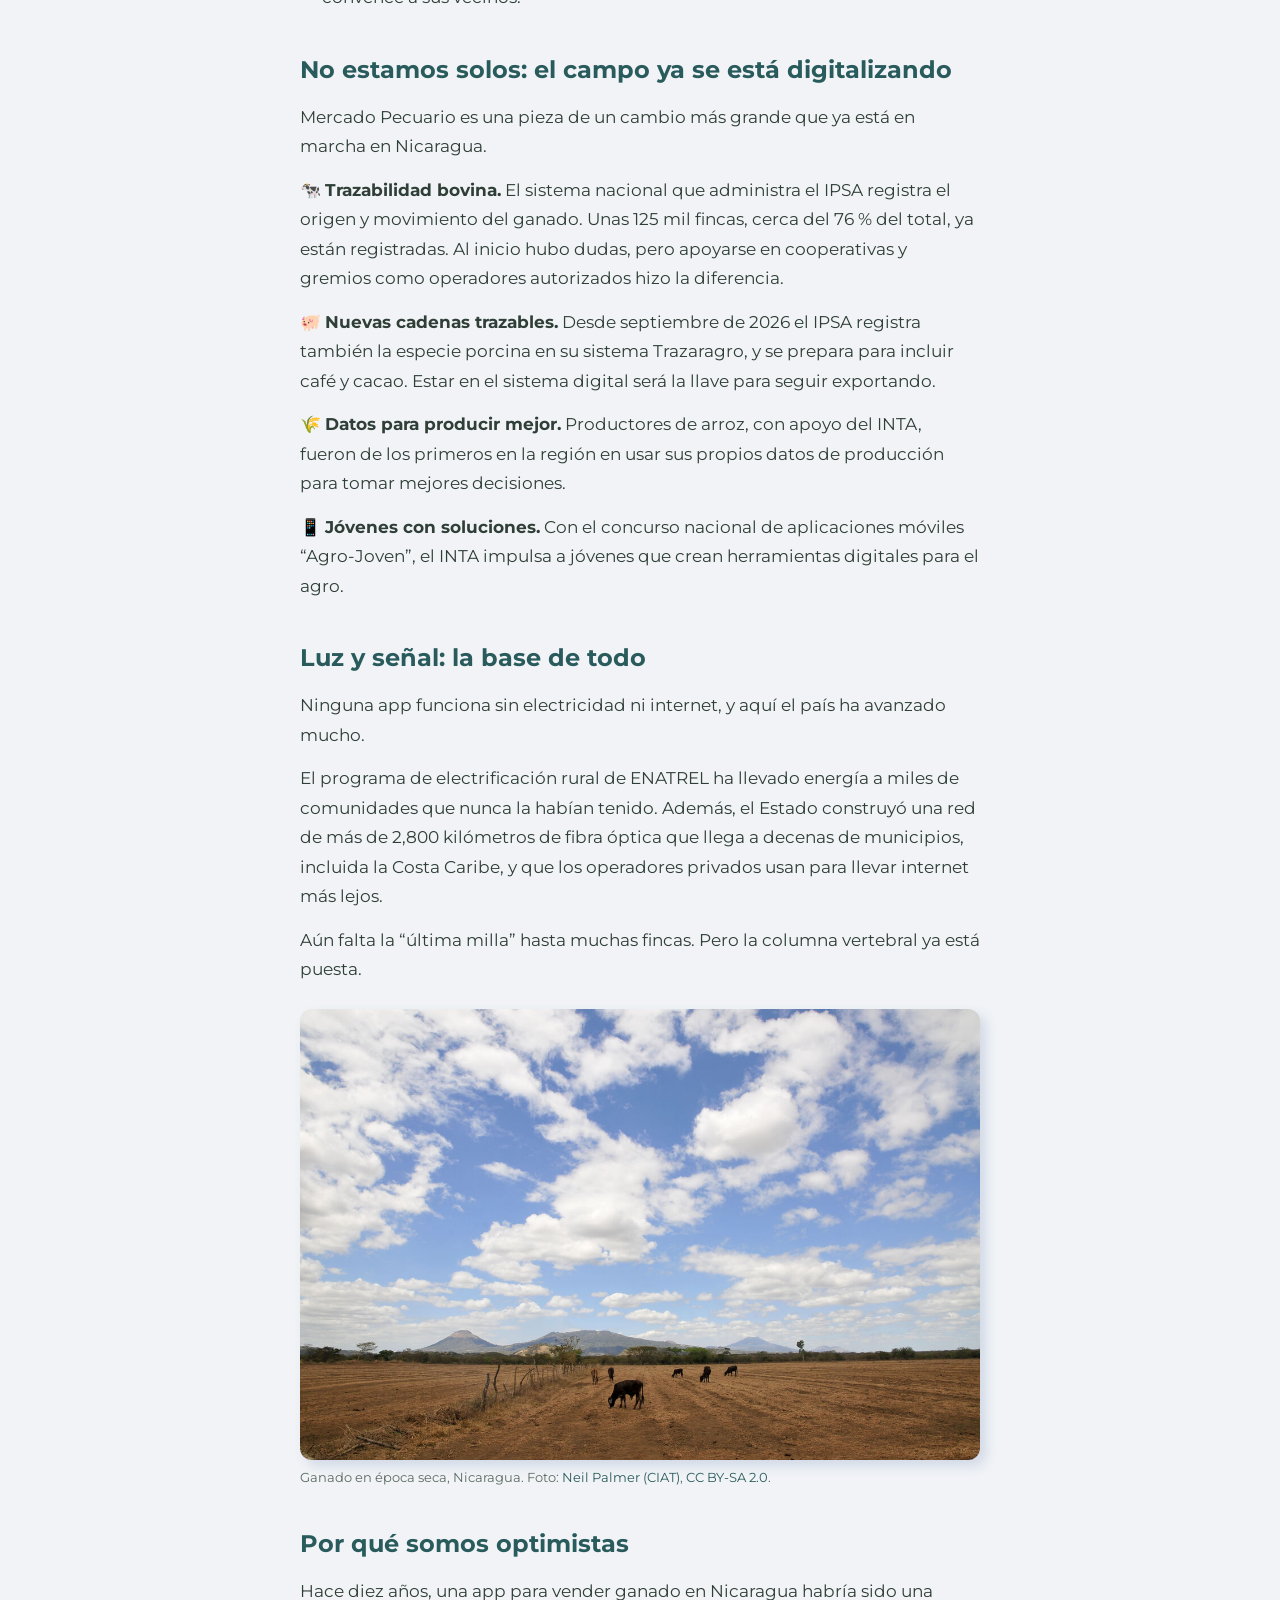
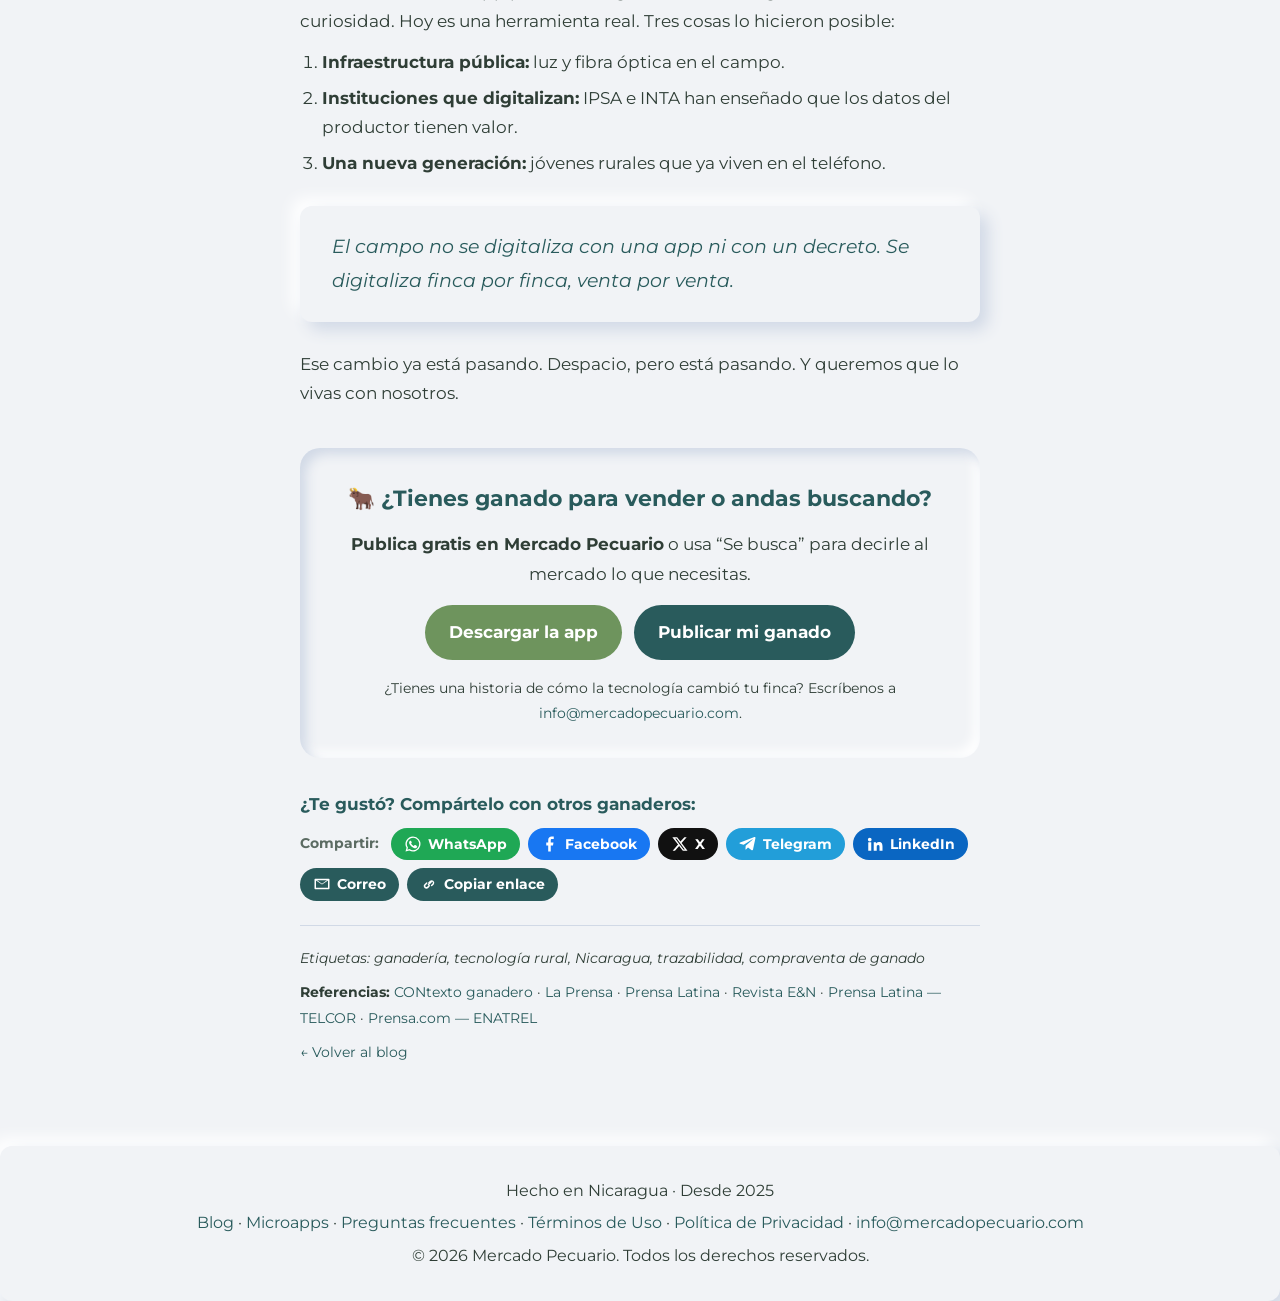
<file: blog/tecnologia-campo-nicaragua/index.html>
<!DOCTYPE html>
<html lang="es">
<head>
  <!-- Google Tag Manager -->
  <script>
  (function(w,d,s,l,i){w[l]=w[l]||[];w[l].push({'gtm.start':
  new Date().getTime(),event:'gtm.js'});var f=d.getElementsByTagName(s)[0],
  j=d.createElement(s),dl=l!='dataLayer'?'&l='+l:'';j.async=true;j.src=
  'https://www.googletagmanager.com/gtm.js?id='+i+dl;f.parentNode.insertBefore(j,f);
  })(window,document,'script','dataLayer','GTM-NP2JBV4L');
  </script>
  <!-- End Google Tag Manager -->

  <meta charset="UTF-8" />
  <meta name="viewport" content="width=device-width, initial-scale=1.0" />
  <title>Cómo llega la tecnología al campo nicaragüense | Mercado Pecuario</title>

  <link rel="canonical" href="https://mercadopecuario.com/blog/tecnologia-campo-nicaragua/" />
  <link rel="icon" href="/favicon.ico" type="image/x-icon" />

  <meta name="description" content="Lo que aprendimos llevando una app de ganado a las fincas de Nicaragua, y por qué la digitalización del campo avanza cada año." />
  <meta name="author" content="José Adán Rivera Acevedo" />
  <meta name="robots" content="index, follow" />
  <meta name="theme-color" content="#295b5c" />

  <meta property="og:type" content="article" />
  <meta property="og:title" content="Sembrar bits en tierra de ganado: el camino de la tecnología al campo nicaragüense" />
  <meta property="og:description" content="Lo que aprendimos llevando una app de ganado a las fincas de Nicaragua, y por qué la digitalización del campo avanza cada año." />
  <meta property="og:url" content="https://mercadopecuario.com/blog/tecnologia-campo-nicaragua/" />
  <meta property="og:image" content="https://mercadopecuario.com/blog/img/ganado-cebu.jpg" />
  <meta property="article:published_time" content="2026-11-10" />
  <meta property="article:author" content="José Adán Rivera Acevedo" />

  <meta name="twitter:card" content="summary_large_image" />
  <meta name="twitter:title" content="Sembrar bits en tierra de ganado" />
  <meta name="twitter:description" content="Lo que aprendimos llevando una app de ganado a las fincas de Nicaragua." />
  <meta name="twitter:image" content="https://mercadopecuario.com/blog/img/ganado-cebu.jpg" />

  <script type="application/ld+json">
  {
    "@context": "https://schema.org",
    "@type": "BlogPosting",
    "headline": "Sembrar bits en tierra de ganado: el camino de la tecnología al campo nicaragüense",
    "description": "Lo que aprendimos llevando una app de ganado a las fincas de Nicaragua, y por qué la digitalización del campo avanza cada año.",
    "image": "https://mercadopecuario.com/blog/img/ganado-cebu.jpg",
    "datePublished": "2026-11-10",
    "inLanguage": "es",
    "mainEntityOfPage": "https://mercadopecuario.com/blog/tecnologia-campo-nicaragua/",
    "keywords": ["ganadería", "tecnología rural", "Nicaragua", "trazabilidad", "compraventa de ganado"],
    "author": {
      "@type": "Person",
      "@id": "https://mercadopecuario.com/#fundador",
      "name": "José Adán Rivera Acevedo",
      "honorificPrefix": "Dr.",
      "url": "https://mercadopecuario.com/#historia"
    },
    "publisher": {
      "@type": "Organization",
      "@id": "https://mercadopecuario.com/#organizacion",
      "name": "Mercado Pecuario",
      "logo": {"@type": "ImageObject", "url": "https://mercadopecuario.com/logo-mercado-pecuario.png"}
    }
  }
  </script>

  <link rel="preconnect" href="https://fonts.gstatic.com" crossorigin />
  <link rel="preconnect" href="https://fonts.googleapis.com" />
  <link href="https://fonts.googleapis.com/css2?family=Montserrat:wght@400;700&display=swap" rel="stylesheet" />
  <link rel="stylesheet" href="/styles.css" />
  <script defer src="/scripts.js"></script>
  <script defer src="/blog/blog.js"></script>
</head>

<body>
  <noscript><iframe src="https://www.googletagmanager.com/ns.html?id=GTM-NP2JBV4L"
  height="0" width="0" style="display:none;visibility:hidden"></iframe></noscript>

  <a class="skip-link" href="#articulo">Saltar al contenido</a>

  <header class="navbar neomorph" role="banner">
    <a class="logo" href="/">
      <img src="/logo-mercado-pecuario.png" alt="Logo de Mercado Pecuario" class="logo-img" width="62" height="62" decoding="async" />
      <span>Mercado Pecuario</span>
    </a>
    <nav id="nav-menu" aria-label="Principal">
      <ul>
        <li><a href="/">Inicio</a></li>
        <li><a href="/#como-funciona">Cómo funciona</a></li>
        <li><a href="/#historia">Nuestra historia</a></li>
        <li><a href="/blog/" aria-current="page">Blog</a></li>
        <li><a href="/microapps/">Microapps</a></li>
        <li><a href="/#prensa">Prensa</a></li>
        <li><a href="/#contacto">Contacto</a></li>
      </ul>
    </nav>
    <button class="menu-toggle" aria-controls="nav-menu" aria-expanded="false" aria-label="Abrir menú">☰</button>
  </header>

  <main id="articulo">
    <article class="post">
      <p class="post-breadcrumb"><a href="/blog/">Blog</a> · Tecnología en el campo · Lectura de 6 minutos</p>

      <h1>Sembrar bits en tierra de ganado: el camino de la tecnología al campo nicaragüense</h1>
      <p class="post-lead">
        Llevar una app a las fincas no es fácil. Te contamos lo que hemos aprendido construyendo
        Mercado Pecuario y por qué creemos que lo mejor está por venir.
      </p>

      <div class="post-byline">
        <img src="/fundador-jose-rivera.jpg" alt="" width="48" height="48" loading="lazy" />
        <p>
          Por <a href="/#historia"><strong>José Adán Rivera Acevedo</strong></a>, fundador de Mercado Pecuario<br />
          Matagalpa, <time datetime="2026-11-10">noviembre de 2026</time>
        </p>
      </div>

      <div class="tts-player neomorph" hidden>
        <button type="button" class="tts-play" aria-pressed="false">
          <svg class="tts-icon tts-icon-play" viewBox="0 0 24 24" aria-hidden="true"><path fill="currentColor" d="M8 5v14l11-7z"/></svg>
          <svg class="tts-icon tts-icon-pause" viewBox="0 0 24 24" aria-hidden="true"><path fill="currentColor" d="M6 5h4v14H6zm8 0h4v14h-4z"/></svg>
          <span class="tts-play-label">Escuchar el artículo</span>
        </button>
        <button type="button" class="tts-stop" hidden aria-label="Detener la lectura">
          <svg class="tts-icon" viewBox="0 0 24 24" aria-hidden="true"><path fill="currentColor" d="M6 6h12v12H6z"/></svg>
        </button>
        <label class="tts-rate-label">Velocidad
          <select class="tts-rate">
            <option value="0.85">Lenta</option>
            <option value="1" selected>Normal</option>
            <option value="1.2">Rápida</option>
            <option value="1.4">Muy rápida</option>
          </select>
        </label>
        <div class="tts-progress" aria-hidden="true"><span></span></div>
        <p class="tts-status" aria-live="polite"></p>
      </div>

      <div class="share-bar share-top" role="group" aria-label="Compartir este artículo">
        <span class="share-title">Compartir:</span>
        <a class="share-btn share-whatsapp" href="https://wa.me/?text=Sembrar%20bits%20en%20tierra%20de%20ganado%3A%20el%20camino%20de%20la%20tecnolog%C3%ADa%20al%20campo%20nicarag%C3%BCense%20https%3A//mercadopecuario.com/blog/tecnologia-campo-nicaragua/" target="_blank" rel="noopener noreferrer" aria-label="Compartir en WhatsApp"><svg class="share-icon" viewBox="0 0 24 24" aria-hidden="true"><path fill="currentColor" d="M12 2a10 10 0 0 0-8.6 15.1L2 22l5-1.3A10 10 0 1 0 12 2Zm0 18.2a8.2 8.2 0 0 1-4.2-1.2l-.3-.2-3 .8.8-2.9-.2-.3A8.2 8.2 0 1 1 12 20.2Zm4.5-6.1c-.2-.1-1.5-.7-1.7-.8-.2-.1-.4-.1-.6.1l-.8 1c-.1.2-.3.2-.5.1a6.7 6.7 0 0 1-3.3-2.9c-.3-.4.2-.4.7-1.3.1-.2 0-.3 0-.4l-.8-1.8c-.2-.5-.4-.4-.6-.4h-.5a1 1 0 0 0-.7.3 3 3 0 0 0-.9 2.2 5.2 5.2 0 0 0 1.1 2.8 11.9 11.9 0 0 0 4.6 4c1.7.7 2.3.8 3.2.6.5-.1 1.5-.6 1.7-1.2.2-.6.2-1.1.1-1.2l-.5-.3Z"/></svg><span class="share-label">WhatsApp</span></a>
        <a class="share-btn share-facebook" href="https://www.facebook.com/sharer/sharer.php?u=https%3A//mercadopecuario.com/blog/tecnologia-campo-nicaragua/" target="_blank" rel="noopener noreferrer" aria-label="Compartir en Facebook"><svg class="share-icon" viewBox="0 0 24 24" aria-hidden="true"><path fill="currentColor" d="M13 22v-8h3l.6-4H13V7.2c0-1.1.3-1.8 1.9-1.8H17V2.1C16.6 2 15.5 2 14.2 2 11.5 2 9.6 3.7 9.6 6.8V10H7v4h2.6v8h3.4Z"/></svg><span class="share-label">Facebook</span></a>
        <a class="share-btn share-x" href="https://x.com/intent/post?url=https%3A//mercadopecuario.com/blog/tecnologia-campo-nicaragua/&amp;text=Sembrar%20bits%20en%20tierra%20de%20ganado%3A%20el%20camino%20de%20la%20tecnolog%C3%ADa%20al%20campo%20nicarag%C3%BCense" target="_blank" rel="noopener noreferrer" aria-label="Compartir en X"><svg class="share-icon" viewBox="0 0 24 24" aria-hidden="true"><path fill="currentColor" d="M17.8 3h3.1l-6.8 7.7L22 21h-6.2l-4.9-6.4L5.3 21H2.2l7.2-8.3L1.8 3h6.4l4.4 5.8L17.8 3Zm-1.1 16.2h1.7L7.4 4.7H5.6l11.1 14.5Z"/></svg><span class="share-label">X</span></a>
        <a class="share-btn share-telegram" href="https://t.me/share/url?url=https%3A//mercadopecuario.com/blog/tecnologia-campo-nicaragua/&amp;text=Sembrar%20bits%20en%20tierra%20de%20ganado%3A%20el%20camino%20de%20la%20tecnolog%C3%ADa%20al%20campo%20nicarag%C3%BCense" target="_blank" rel="noopener noreferrer" aria-label="Compartir en Telegram"><svg class="share-icon" viewBox="0 0 24 24" aria-hidden="true"><path fill="currentColor" d="M21.9 4.3 18.7 19.4c-.2 1.1-.9 1.3-1.8.8l-4.9-3.6-2.4 2.3c-.3.3-.5.5-1 .5l.3-5 9.1-8.2c.4-.4-.1-.6-.6-.2L6.2 13 1.4 11.5c-1-.3-1.1-1 .2-1.5L20.5 2.7c.9-.3 1.6.2 1.4 1.6Z"/></svg><span class="share-label">Telegram</span></a>
        <a class="share-btn share-linkedin" href="https://www.linkedin.com/sharing/share-offsite/?url=https%3A//mercadopecuario.com/blog/tecnologia-campo-nicaragua/" target="_blank" rel="noopener noreferrer" aria-label="Compartir en LinkedIn"><svg class="share-icon" viewBox="0 0 24 24" aria-hidden="true"><path fill="currentColor" d="M4.98 3.5a2.5 2.5 0 1 1 0 5 2.5 2.5 0 0 1 0-5ZM3 9.75h4V21H3V9.75Zm6.5 0h3.8v1.6h.1c.5-1 1.8-2 3.8-2 4 0 4.8 2.6 4.8 6V21h-4v-5c0-1.2 0-2.8-1.7-2.8s-2 1.3-2 2.7V21h-4V9.75Z"/></svg><span class="share-label">LinkedIn</span></a>
        <a class="share-btn share-email" href="mailto:?subject=Sembrar%20bits%20en%20tierra%20de%20ganado%3A%20el%20camino%20de%20la%20tecnolog%C3%ADa%20al%20campo%20nicarag%C3%BCense&amp;body=Sembrar%20bits%20en%20tierra%20de%20ganado%3A%20el%20camino%20de%20la%20tecnolog%C3%ADa%20al%20campo%20nicarag%C3%BCense%0A%0Ahttps%3A//mercadopecuario.com/blog/tecnologia-campo-nicaragua/" target="_blank" rel="noopener noreferrer" aria-label="Compartir en Correo"><svg class="share-icon" viewBox="0 0 24 24" aria-hidden="true"><path fill="currentColor" d="M3 5h18a1 1 0 0 1 1 1v12a1 1 0 0 1-1 1H3a1 1 0 0 1-1-1V6a1 1 0 0 1 1-1Zm1 2.2V17h16V7.2l-8 5.6-8-5.6ZM5.4 7l6.6 4.6L18.6 7H5.4Z"/></svg><span class="share-label">Correo</span></a>
        <button type="button" class="share-btn share-copy" data-share-copy="https://mercadopecuario.com/blog/tecnologia-campo-nicaragua/"><svg class="share-icon" viewBox="0 0 24 24" aria-hidden="true"><path fill="currentColor" d="M10.6 13.4a1 1 0 0 1 0-1.4l3.5-3.5a1 1 0 1 1 1.4 1.4L12 13.4a1 1 0 0 1-1.4 0Zm-2.1 4.9a3.5 3.5 0 0 1-2.5-6l2.1-2.1a1 1 0 1 1 1.4 1.4L7.4 13.7a1.5 1.5 0 0 0 2.1 2.1l2.1-2.1a1 1 0 1 1 1.4 1.4L11 17.3a3.5 3.5 0 0 1-2.5 1ZM15.5 15a1 1 0 0 1-.7-1.7l2.1-2.1a1.5 1.5 0 0 0-2.1-2.1l-2.1 2.1a1 1 0 1 1-1.4-1.4L13.4 7.7a3.5 3.5 0 0 1 4.9 4.9l-2.1 2.1a1 1 0 0 1-.7.3Z"/></svg><span class="share-label">Copiar enlace</span></button>
        <button type="button" class="share-btn share-native" data-share-native data-url="https://mercadopecuario.com/blog/tecnologia-campo-nicaragua/" data-title="Sembrar bits en tierra de ganado: el camino de la tecnología al campo nicaragüense" hidden><svg class="share-icon" viewBox="0 0 24 24" aria-hidden="true"><path fill="currentColor" d="M18 16a3 3 0 0 0-2.4 1.2l-6.7-3.4a3 3 0 0 0 0-1.6l6.7-3.4A3 3 0 1 0 15 7l-6.7 3.4a3 3 0 1 0 0 3.2L15 17a3 3 0 1 0 3-1Z"/></svg><span class="share-label">Más opciones</span></button>
      </div>

      <figure class="post-figure post-hero">
        <img src="/blog/img/ganado-cebu.jpg"
             alt="Ganado cebú blanco y pardo descansando bajo los árboles en un potrero"
             width="960" height="540" />
        <figcaption>
          Ganado cebú en un sistema silvopastoril. Foto:
          <a href="https://commons.wikimedia.org/wiki/File:Ganado_a_orilla_de_carretera_en_el_Carao,_Coperna._-_panoramio.jpg" rel="noopener">Richard Salgado</a>,
          <a href="https://creativecommons.org/licenses/by/3.0/deed.es" rel="license noopener">CC BY 3.0</a> (recortada).
        </figcaption>
      </figure>

      <p>
        Cuando empezamos a construir Mercado Pecuario pensamos que el reto sería técnico:
        fotos, filtros por raza y peso, un buen buscador.
      </p>
      <p>Nos equivocamos. <strong>El código fue la parte fácil.</strong></p>
      <p>
        En el campo nicaragüense, una app no compite contra otra app. Compite contra la palabra
        de un vecino, contra la subasta del sábado y contra el corredor que conoce a cada
        finquero por su nombre desde hace treinta años.
      </p>
      <p>
        Esta es la historia de esa distancia entre la tecnología y el campo. Es real, pero cada año se
        hace más corta.
      </p>

      <h2>4 obstáculos que encontramos en el camino</h2>

      <h3>1. La señal no llega a donde está el ganado</h3>
      <p>
        En la ciudad damos por sentado que el teléfono tiene datos. En una finca entre Matagalpa
        y Río Blanco, muchas veces hay que subirse a una loma para que cargue una foto. Si una
        app necesita conexión constante, para el ganadero no existe.
      </p>

      <figure class="post-figure">
        <img src="/blog/img/cerro-musun-rio-blanco.jpg"
             alt="Cerro Musún cubierto de bosque y nubes, visto desde un camino rural en Río Blanco"
             width="1200" height="675" loading="lazy" />
        <figcaption>
          Cerro Musún, Río Blanco (Matagalpa). Foto:
          <a href="https://commons.wikimedia.org/wiki/File:Cerro_Mus%C3%BAn,_R%C3%ADo_Blanco._-_panoramio.jpg" rel="noopener">Richard Salgado</a>,
          <a href="https://creativecommons.org/licenses/by/3.0/deed.es" rel="license noopener">CC BY 3.0</a> (recortada).
        </figcaption>
      </figure>

      <h3>2. La confianza es de persona a persona</h3>
      <p>
        Comprar un novillo se decide viendo al animal y hablando con el dueño. Una foto no
        sustituye eso. Muchos de nuestros usuarios publican en la app, pero cierran el trato por
        teléfono o en persona. Y está bien: <strong>la app abre la puerta; el apretón de manos sigue
        siendo nuestro.</strong>
      </p>

      <h3>3. El corredor no es el enemigo</h3>
      <p>
        Muchos que llegan con tecnología quieren “eliminar al intermediario”. Pero el corredor
        junta lotes, responde por la calidad, adelanta dinero y conoce los caminos. Si una
        plataforma lo ignora, el mercado la ignora a ella.
      </p>

      <h3>4. No todos manejan el teléfono igual</h3>
      <p>
        El hijo del finquero usa WhatsApp y Facebook sin problema. El papá, que es quien decide,
        a veces no. Cada paso de más es un usuario que se pierde.
      </p>

      <h2>Lo que hemos aprendido</h2>
      <p>
        La lección más importante: <strong>escuchar cómo ya funciona el mercado y diseñar alrededor
        de eso.</strong>
      </p>
      <p>
        Así nació nuestra función más reciente, <strong>“Se busca”</strong>. El comprador de ganado no navega
        catálogos: <em>pregunta</em>. “Ando buscando veinte novillos de tal peso.” “Necesito un toro
        Brahman.” Ahora puedes publicar lo que buscas y dejar que los vendedores te
        encuentren.
      </p>
      <p>
        Y vamos por más. Estamos preparando herramientas para compras grandes de ganado
        que, en lugar de dejar fuera a los corredores, trabajan con ellos para que el productor
        pequeño también llegue al comprador grande.
      </p>
      <p>Otras lecciones rápidas:</p>
      <ul>
        <li>✅ <strong>Menos es más.</strong> Publicar un animal debe ser tan fácil como mandar un WhatsApp.</li>
        <li>📸 <strong>La foto es el producto.</strong> Funcionar bien con poca señal vale más que diez funciones avanzadas.</li>
        <li>🤝 <strong>La mejor publicidad es un ganadero contento.</strong> Quien vendió bien convence a sus vecinos.</li>
      </ul>

      <h2>No estamos solos: el campo ya se está digitalizando</h2>
      <p>
        Mercado Pecuario es una pieza de un cambio más grande que ya está en marcha en
        Nicaragua.
      </p>
      <p>
        🐄 <strong>Trazabilidad bovina.</strong> El sistema nacional que administra el IPSA registra el origen y
        movimiento del ganado. Unas 125 mil fincas, cerca del 76&nbsp;% del total, ya están registradas.
        Al inicio hubo dudas, pero apoyarse en cooperativas y gremios como operadores
        autorizados hizo la diferencia.
      </p>
      <p>
        🐖 <strong>Nuevas cadenas trazables.</strong> Desde septiembre de 2026 el IPSA registra también la
        especie porcina en su sistema Trazaragro, y se prepara para incluir café y cacao. Estar en
        el sistema digital será la llave para seguir exportando.
      </p>
      <p>
        🌾 <strong>Datos para producir mejor.</strong> Productores de arroz, con apoyo del INTA, fueron de los
        primeros en la región en usar sus propios datos de producción para tomar mejores
        decisiones.
      </p>
      <p>
        📱 <strong>Jóvenes con soluciones.</strong> Con el concurso nacional de aplicaciones móviles “Agro-Joven”,
        el INTA impulsa a jóvenes que crean herramientas digitales para el agro.
      </p>

      <h2>Luz y señal: la base de todo</h2>
      <p>Ninguna app funciona sin electricidad ni internet, y aquí el país ha avanzado mucho.</p>
      <p>
        El programa de electrificación rural de ENATREL ha llevado energía a miles de
        comunidades que nunca la habían tenido. Además, el Estado construyó una red de más de
        2,800 kilómetros de fibra óptica que llega a decenas de municipios, incluida la Costa
        Caribe, y que los operadores privados usan para llevar internet más lejos.
      </p>
      <p>Aún falta la “última milla” hasta muchas fincas. Pero la columna vertebral ya está puesta.</p>

      <figure class="post-figure">
        <img src="/blog/img/ganado-verano-nicaragua.jpg"
             alt="Ganado pastando en un potrero seco durante el verano nicaragüense, con volcanes al fondo"
             width="1200" height="797" loading="lazy" />
        <figcaption>
          Ganado en época seca, Nicaragua. Foto:
          <a href="https://commons.wikimedia.org/wiki/File:Cattle_in_dry_season,_Nicaragua.jpg" rel="noopener">Neil Palmer (CIAT)</a>,
          <a href="https://creativecommons.org/licenses/by-sa/2.0/deed.es" rel="license noopener">CC BY-SA 2.0</a>.
        </figcaption>
      </figure>

      <h2>Por qué somos optimistas</h2>
      <p>
        Hace diez años, una app para vender ganado en Nicaragua habría sido una curiosidad. Hoy
        es una herramienta real. Tres cosas lo hicieron posible:
      </p>
      <ol>
        <li><strong>Infraestructura pública:</strong> luz y fibra óptica en el campo.</li>
        <li><strong>Instituciones que digitalizan:</strong> IPSA e INTA han enseñado que los datos del productor tienen valor.</li>
        <li><strong>Una nueva generación:</strong> jóvenes rurales que ya viven en el teléfono.</li>
      </ol>

      <blockquote class="quote neomorph">
        <p>El campo no se digitaliza con una app ni con un decreto. Se digitaliza finca por finca, venta por venta.</p>
      </blockquote>

      <p>
        Ese cambio ya está pasando. Despacio, pero está pasando. Y queremos que lo vivas con
        nosotros.
      </p>

      <aside class="post-cta neomorph-in">
        <h2>🐂 ¿Tienes ganado para vender o andas buscando?</h2>
        <p>
          <strong>Publica gratis en Mercado Pecuario</strong> o usa “Se busca” para decirle al mercado lo que
          necesitas.
        </p>
        <div class="actions-row">
          <a class="btn" href="https://play.google.com/store/apps/details?id=com.mercadopecuario" target="_blank" rel="noopener noreferrer">Descargar la app</a>
          <a class="btn btn-secondary" href="https://play.google.com/store/apps/details?id=com.mercadopecuario" target="_blank" rel="noopener noreferrer">Publicar mi ganado</a>
        </div>
        <p class="post-cta-note">
          ¿Tienes una historia de cómo la tecnología cambió tu finca? Escríbenos a
          <a href="mailto:info@mercadopecuario.com?subject=Mi%20historia%20para%20el%20blog">info@mercadopecuario.com</a>.
        </p>
      </aside>

      <p class="share-cta">¿Te gustó? Compártelo con otros ganaderos:</p>
      <div class="share-bar share-bottom" role="group" aria-label="Compartir este artículo">
        <span class="share-title">Compartir:</span>
        <a class="share-btn share-whatsapp" href="https://wa.me/?text=Sembrar%20bits%20en%20tierra%20de%20ganado%3A%20el%20camino%20de%20la%20tecnolog%C3%ADa%20al%20campo%20nicarag%C3%BCense%20https%3A//mercadopecuario.com/blog/tecnologia-campo-nicaragua/" target="_blank" rel="noopener noreferrer" aria-label="Compartir en WhatsApp"><svg class="share-icon" viewBox="0 0 24 24" aria-hidden="true"><path fill="currentColor" d="M12 2a10 10 0 0 0-8.6 15.1L2 22l5-1.3A10 10 0 1 0 12 2Zm0 18.2a8.2 8.2 0 0 1-4.2-1.2l-.3-.2-3 .8.8-2.9-.2-.3A8.2 8.2 0 1 1 12 20.2Zm4.5-6.1c-.2-.1-1.5-.7-1.7-.8-.2-.1-.4-.1-.6.1l-.8 1c-.1.2-.3.2-.5.1a6.7 6.7 0 0 1-3.3-2.9c-.3-.4.2-.4.7-1.3.1-.2 0-.3 0-.4l-.8-1.8c-.2-.5-.4-.4-.6-.4h-.5a1 1 0 0 0-.7.3 3 3 0 0 0-.9 2.2 5.2 5.2 0 0 0 1.1 2.8 11.9 11.9 0 0 0 4.6 4c1.7.7 2.3.8 3.2.6.5-.1 1.5-.6 1.7-1.2.2-.6.2-1.1.1-1.2l-.5-.3Z"/></svg><span class="share-label">WhatsApp</span></a>
        <a class="share-btn share-facebook" href="https://www.facebook.com/sharer/sharer.php?u=https%3A//mercadopecuario.com/blog/tecnologia-campo-nicaragua/" target="_blank" rel="noopener noreferrer" aria-label="Compartir en Facebook"><svg class="share-icon" viewBox="0 0 24 24" aria-hidden="true"><path fill="currentColor" d="M13 22v-8h3l.6-4H13V7.2c0-1.1.3-1.8 1.9-1.8H17V2.1C16.6 2 15.5 2 14.2 2 11.5 2 9.6 3.7 9.6 6.8V10H7v4h2.6v8h3.4Z"/></svg><span class="share-label">Facebook</span></a>
        <a class="share-btn share-x" href="https://x.com/intent/post?url=https%3A//mercadopecuario.com/blog/tecnologia-campo-nicaragua/&amp;text=Sembrar%20bits%20en%20tierra%20de%20ganado%3A%20el%20camino%20de%20la%20tecnolog%C3%ADa%20al%20campo%20nicarag%C3%BCense" target="_blank" rel="noopener noreferrer" aria-label="Compartir en X"><svg class="share-icon" viewBox="0 0 24 24" aria-hidden="true"><path fill="currentColor" d="M17.8 3h3.1l-6.8 7.7L22 21h-6.2l-4.9-6.4L5.3 21H2.2l7.2-8.3L1.8 3h6.4l4.4 5.8L17.8 3Zm-1.1 16.2h1.7L7.4 4.7H5.6l11.1 14.5Z"/></svg><span class="share-label">X</span></a>
        <a class="share-btn share-telegram" href="https://t.me/share/url?url=https%3A//mercadopecuario.com/blog/tecnologia-campo-nicaragua/&amp;text=Sembrar%20bits%20en%20tierra%20de%20ganado%3A%20el%20camino%20de%20la%20tecnolog%C3%ADa%20al%20campo%20nicarag%C3%BCense" target="_blank" rel="noopener noreferrer" aria-label="Compartir en Telegram"><svg class="share-icon" viewBox="0 0 24 24" aria-hidden="true"><path fill="currentColor" d="M21.9 4.3 18.7 19.4c-.2 1.1-.9 1.3-1.8.8l-4.9-3.6-2.4 2.3c-.3.3-.5.5-1 .5l.3-5 9.1-8.2c.4-.4-.1-.6-.6-.2L6.2 13 1.4 11.5c-1-.3-1.1-1 .2-1.5L20.5 2.7c.9-.3 1.6.2 1.4 1.6Z"/></svg><span class="share-label">Telegram</span></a>
        <a class="share-btn share-linkedin" href="https://www.linkedin.com/sharing/share-offsite/?url=https%3A//mercadopecuario.com/blog/tecnologia-campo-nicaragua/" target="_blank" rel="noopener noreferrer" aria-label="Compartir en LinkedIn"><svg class="share-icon" viewBox="0 0 24 24" aria-hidden="true"><path fill="currentColor" d="M4.98 3.5a2.5 2.5 0 1 1 0 5 2.5 2.5 0 0 1 0-5ZM3 9.75h4V21H3V9.75Zm6.5 0h3.8v1.6h.1c.5-1 1.8-2 3.8-2 4 0 4.8 2.6 4.8 6V21h-4v-5c0-1.2 0-2.8-1.7-2.8s-2 1.3-2 2.7V21h-4V9.75Z"/></svg><span class="share-label">LinkedIn</span></a>
        <a class="share-btn share-email" href="mailto:?subject=Sembrar%20bits%20en%20tierra%20de%20ganado%3A%20el%20camino%20de%20la%20tecnolog%C3%ADa%20al%20campo%20nicarag%C3%BCense&amp;body=Sembrar%20bits%20en%20tierra%20de%20ganado%3A%20el%20camino%20de%20la%20tecnolog%C3%ADa%20al%20campo%20nicarag%C3%BCense%0A%0Ahttps%3A//mercadopecuario.com/blog/tecnologia-campo-nicaragua/" target="_blank" rel="noopener noreferrer" aria-label="Compartir en Correo"><svg class="share-icon" viewBox="0 0 24 24" aria-hidden="true"><path fill="currentColor" d="M3 5h18a1 1 0 0 1 1 1v12a1 1 0 0 1-1 1H3a1 1 0 0 1-1-1V6a1 1 0 0 1 1-1Zm1 2.2V17h16V7.2l-8 5.6-8-5.6ZM5.4 7l6.6 4.6L18.6 7H5.4Z"/></svg><span class="share-label">Correo</span></a>
        <button type="button" class="share-btn share-copy" data-share-copy="https://mercadopecuario.com/blog/tecnologia-campo-nicaragua/"><svg class="share-icon" viewBox="0 0 24 24" aria-hidden="true"><path fill="currentColor" d="M10.6 13.4a1 1 0 0 1 0-1.4l3.5-3.5a1 1 0 1 1 1.4 1.4L12 13.4a1 1 0 0 1-1.4 0Zm-2.1 4.9a3.5 3.5 0 0 1-2.5-6l2.1-2.1a1 1 0 1 1 1.4 1.4L7.4 13.7a1.5 1.5 0 0 0 2.1 2.1l2.1-2.1a1 1 0 1 1 1.4 1.4L11 17.3a3.5 3.5 0 0 1-2.5 1ZM15.5 15a1 1 0 0 1-.7-1.7l2.1-2.1a1.5 1.5 0 0 0-2.1-2.1l-2.1 2.1a1 1 0 1 1-1.4-1.4L13.4 7.7a3.5 3.5 0 0 1 4.9 4.9l-2.1 2.1a1 1 0 0 1-.7.3Z"/></svg><span class="share-label">Copiar enlace</span></button>
        <button type="button" class="share-btn share-native" data-share-native data-url="https://mercadopecuario.com/blog/tecnologia-campo-nicaragua/" data-title="Sembrar bits en tierra de ganado: el camino de la tecnología al campo nicaragüense" hidden><svg class="share-icon" viewBox="0 0 24 24" aria-hidden="true"><path fill="currentColor" d="M18 16a3 3 0 0 0-2.4 1.2l-6.7-3.4a3 3 0 0 0 0-1.6l6.7-3.4A3 3 0 1 0 15 7l-6.7 3.4a3 3 0 1 0 0 3.2L15 17a3 3 0 1 0 3-1Z"/></svg><span class="share-label">Más opciones</span></button>
      </div>

      <footer class="post-meta">
        <p><em>Etiquetas: ganadería, tecnología rural, Nicaragua, trazabilidad, compraventa de ganado</em></p>
        <p>
          <strong>Referencias:</strong>
          <a href="https://www.contextoganadero.com/internacional/trazabilidad-bovina-clave-para-exportaciones-de-nicaragua-estados-unidos" rel="noopener">CONtexto ganadero</a> ·
          <a href="https://www.laprensani.com/2026/09/04/economia/3778668-trazabilidad-porcina-en-nicaragua-ipsa-exige-registro" rel="noopener">La Prensa</a> ·
          <a href="https://www.prensa-latina.cu/?p=1736766" rel="noopener">Prensa Latina</a> ·
          <a href="https://www.revistaeyn.com/centroamericaymundo/agricultura-digital-inclusiva-una-ruta-a-seguir-en-centroamerica-HB11673004" rel="noopener">Revista E&amp;N</a> ·
          <a href="https://www.prensa-latina.cu/?p=646200" rel="noopener">Prensa Latina — TELCOR</a> ·
          <a href="https://www.prensa.com/impresa/economia/Nicaragua-amplia-red-electrica_0_4690031096.html" rel="noopener">Prensa.com — ENATREL</a>
        </p>
        <p><a href="/blog/">← Volver al blog</a></p>
      </footer>
    </article>
  </main>

  <footer class="footer neomorph" role="contentinfo">
    <p>Hecho en Nicaragua · Desde 2025</p>
    <p class="footer-links">
      <a href="/blog/">Blog</a> ·
      <a href="/microapps/">Microapps</a> ·
      <a href="/#preguntas">Preguntas frecuentes</a> ·
      <a href="/#terminos">Términos de Uso</a> ·
      <a href="/#politica">Política de Privacidad</a> ·
      <a href="mailto:info@mercadopecuario.com">info@mercadopecuario.com</a>
    </p>
    <p>&copy; 2026 Mercado Pecuario. Todos los derechos reservados.</p>
  </footer>
</body>
</html>
</file>
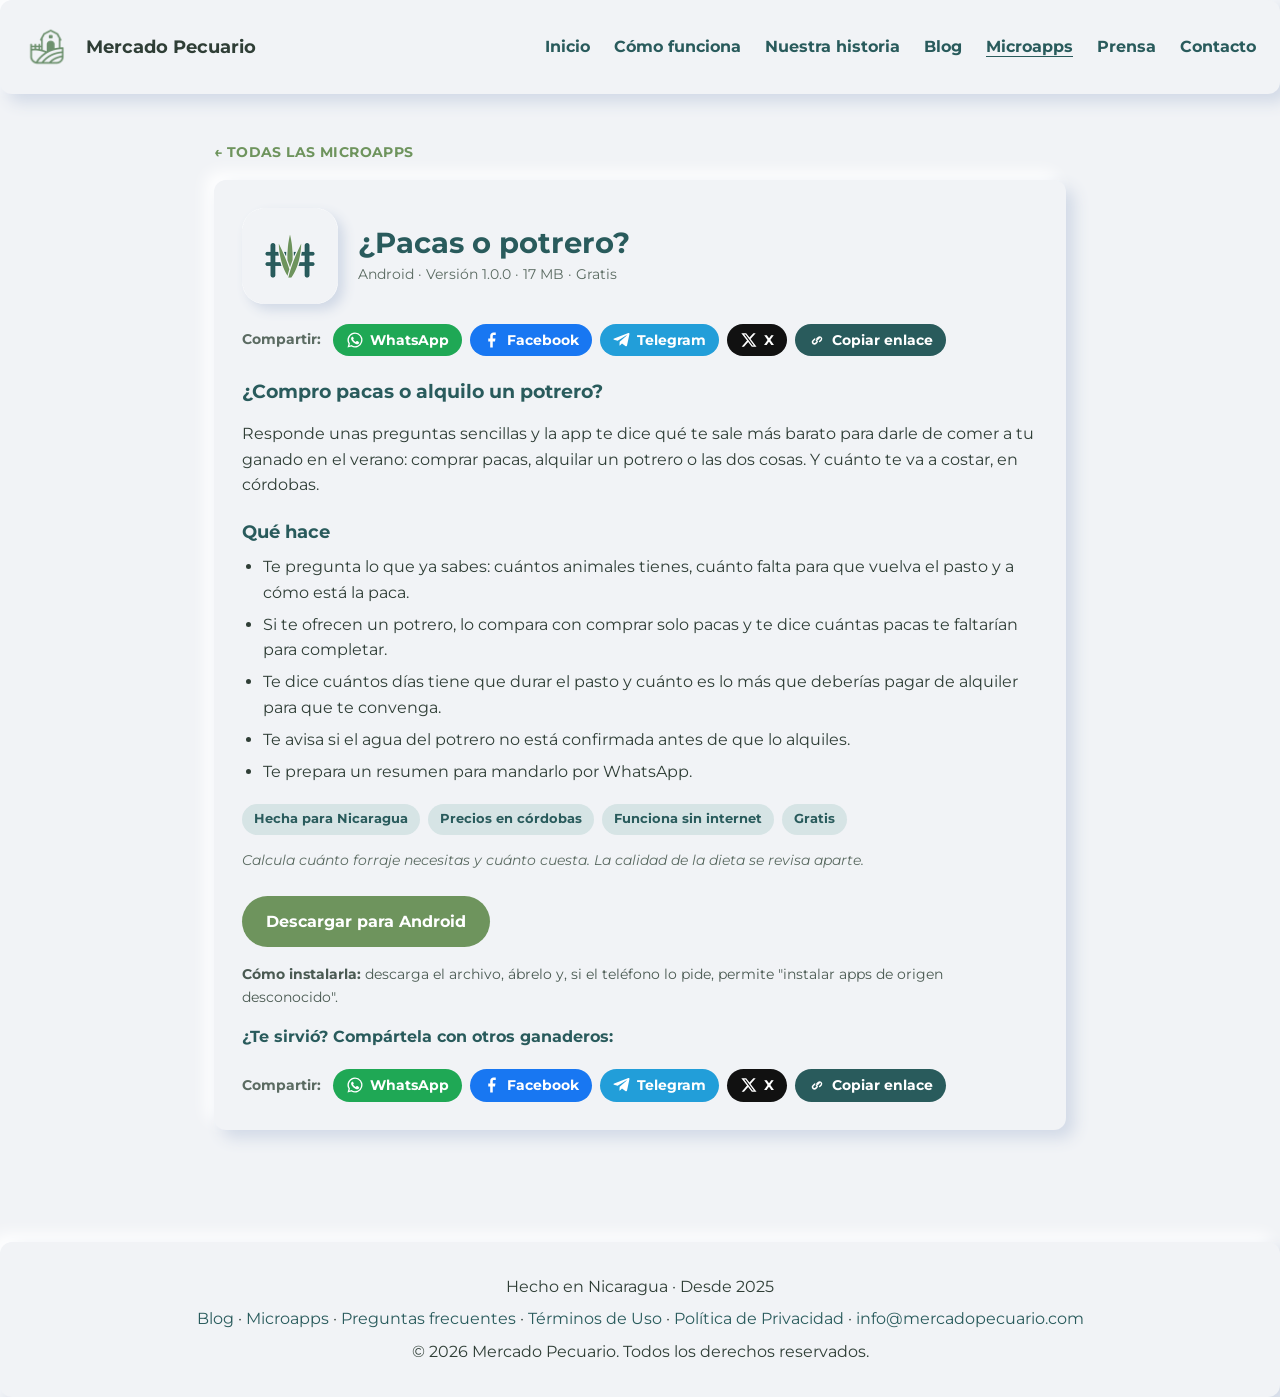
<file: microapps/pacas-o-potrero/index.html>
<!DOCTYPE html>
<html lang="es">
<head>
<!DOCTYPE html>
<html lang="es">
<head>
  <!-- Google Tag Manager -->
  <script>
  (function(w,d,s,l,i){w[l]=w[l]||[];w[l].push({'gtm.start':
  new Date().getTime(),event:'gtm.js'});var f=d.getElementsByTagName(s)[0],
  j=d.createElement(s),dl=l!='dataLayer'?'&l='+l:'';j.async=true;j.src=
  'https://www.googletagmanager.com/gtm.js?id='+i+dl;f.parentNode.insertBefore(j,f);
  })(window,document,'script','dataLayer','GTM-NP2JBV4L');
  </script>
  <!-- End Google Tag Manager -->

  <meta charset="UTF-8" />
  <meta name="viewport" content="width=device-width, initial-scale=1.0" />
  <title>¿Pacas o potrero? Qué sale más barato en el verano | App gratis</title>

  <link rel="canonical" href="https://mercadopecuario.com/microapps/pacas-o-potrero/" />
  <link rel="icon" href="/favicon.ico" type="image/x-icon" />

  <meta name="description" content="App gratis para Android que te dice qué sale más barato para alimentar tu ganado en el verano: comprar pacas, alquilar un potrero o las dos cosas, y cuánto cuesta en córdobas. Funciona sin internet." />
  <meta name="robots" content="index, follow" />
  <meta name="theme-color" content="#295b5c" />

  <meta property="og:type" content="website" />
  <meta property="og:site_name" content="Mercado Pecuario" />
  <meta property="og:locale" content="es_NI" />
  <meta property="og:title" content="¿Pacas o potrero? · App gratis para ganaderos" />
  <meta property="og:description" content="Te dice qué sale más barato en el verano: comprar pacas, alquilar un potrero o las dos cosas, y cuánto cuesta en córdobas. Gratis y sin internet." />
  <meta property="og:url" content="https://mercadopecuario.com/microapps/pacas-o-potrero/" />
  <meta property="og:image" content="https://mercadopecuario.com/microapps/img/pacas-o-potrero-og.jpg" />
  <meta property="og:image:width" content="1200" />
  <meta property="og:image:height" content="630" />
  <meta name="twitter:card" content="summary_large_image" />

  <script type="application/ld+json">
  {
    "@context": "https://schema.org",
    "@type": "MobileApplication",
    "name": "¿Pacas o potrero?",
    "operatingSystem": "Android",
    "applicationCategory": "UtilitiesApplication",
    "softwareVersion": "1.0.0",
    "inLanguage": "es",
    "description": "Responde unas preguntas sencillas y la app te dice qué te sale más barato para alimentar a tu ganado en el verano: comprar pacas, alquilar un potrero o las dos cosas, y cuánto cuesta en córdobas. Funciona sin internet.",
    "url": "https://mercadopecuario.com/microapps/pacas-o-potrero/",
    "downloadUrl": "https://github.com/meagrivera/mercadopecuario/releases/download/pacas-o-potrero-v1.0.0/pacas-o-potrero.apk",
    "image": "https://mercadopecuario.com/microapps/img/pacas-o-potrero.png",
    "offers": {"@type": "Offer", "price": "0", "priceCurrency": "USD"},
    "publisher": {"@id": "https://mercadopecuario.com/#organizacion", "@type": "Organization", "name": "Mercado Pecuario"}
  }
  </script>
  <script type="application/ld+json">
  {
    "@context": "https://schema.org",
    "@type": "BreadcrumbList",
    "itemListElement": [
      {
        "@type": "ListItem",
        "position": 1,
        "name": "Inicio",
        "item": "https://mercadopecuario.com/"
      },
      {
        "@type": "ListItem",
        "position": 2,
        "name": "Microapps",
        "item": "https://mercadopecuario.com/microapps/"
      },
      {
        "@type": "ListItem",
        "position": 3,
        "name": "¿Pacas o potrero?",
        "item": "https://mercadopecuario.com/microapps/pacas-o-potrero/"
      }
    ]
  }
  </script>

  <link rel="preconnect" href="https://fonts.gstatic.com" crossorigin />
  <link rel="preconnect" href="https://fonts.googleapis.com" />
  <link href="https://fonts.googleapis.com/css2?family=Montserrat:wght@400;700&display=swap" rel="stylesheet" />
  <link rel="stylesheet" href="/styles.css" />
  <script defer src="/scripts.js"></script>
  <script defer src="/microapps/microapps.js"></script>
</head>

<body>
  <noscript><iframe src="https://www.googletagmanager.com/ns.html?id=GTM-NP2JBV4L"
  height="0" width="0" style="display:none;visibility:hidden"></iframe></noscript>

  <a class="skip-link" href="#pacas-o-potrero">Saltar al contenido</a>

  <header class="navbar neomorph" role="banner">
    <a class="logo" href="/">
      <img src="/logo-mercado-pecuario.png" alt="Logo de Mercado Pecuario" class="logo-img" width="62" height="62" decoding="async" />
      <span>Mercado Pecuario</span>
    </a>
    <nav id="nav-menu" aria-label="Principal">
      <ul>
        <li><a href="/">Inicio</a></li>
        <li><a href="/#como-funciona">Cómo funciona</a></li>
        <li><a href="/#historia">Nuestra historia</a></li>
        <li><a href="/blog/">Blog</a></li>
        <li><a href="/microapps/" aria-current="page">Microapps</a></li>
        <li><a href="/#prensa">Prensa</a></li>
        <li><a href="/#contacto">Contacto</a></li>
      </ul>
    </nav>
    <button class="menu-toggle" aria-controls="nav-menu" aria-expanded="false" aria-label="Abrir menú">☰</button>
  </header>

  <main class="section app-page">
    <p class="post-breadcrumb"><a href="/microapps/">← Todas las microapps</a></p>

    <article class="app-card neomorph" id="pacas-o-potrero">
      <div class="app-head">
        <img class="app-icon" src="/microapps/img/pacas-o-potrero.png" alt="Ícono de ¿Pacas o potrero?" width="96" height="96" />
        <div>
          <h1 class="app-title">¿Pacas o potrero?</h1>
          <p class="app-meta">Android · Versión 1.0.0 · 17 MB · Gratis</p>
          <p class="app-downloads" data-app="pacas-o-potrero" hidden>
            <strong class="app-downloads-num">0</strong> <span class="app-downloads-label">descargas</span>
          </p>
        </div>
      </div>

      <div class="share-bar share-top" role="group" aria-label="Compartir ¿Pacas o potrero?">
        <span class="share-title">Compartir:</span>
        <a class="share-btn share-whatsapp" href="https://wa.me/?text=Mira%20esta%20app%20gratis%20para%20ganaderos%3A%20%2A%C2%BFPacas%20o%20potrero%3F%2A.%20Te%20dice%20qu%C3%A9%20sale%20m%C3%A1s%20barato%20para%20alimentar%20tu%20ganado%20en%20el%20verano%3A%20comprar%20pacas%20o%20alquilar%20un%20potrero.%20Funciona%20sin%20internet.%0A%0ADesc%C3%A1rgala%20aqu%C3%AD%3A%20https%3A%2F%2Fmercadopecuario.com%2Fmicroapps%2Fpacas-o-potrero%2F" target="_blank" rel="noopener noreferrer" aria-label="Compartir en WhatsApp" data-share-net="whatsapp" data-share-app="pacas-o-potrero"><svg class="share-icon" viewBox="0 0 24 24" aria-hidden="true"><path fill="currentColor" d="M12 2a10 10 0 0 0-8.6 15.1L2 22l5-1.3A10 10 0 1 0 12 2Zm0 18.2a8.2 8.2 0 0 1-4.2-1.2l-.3-.2-3 .8.8-2.9-.2-.3A8.2 8.2 0 1 1 12 20.2Zm4.5-6.1c-.2-.1-1.5-.7-1.7-.8-.2-.1-.4-.1-.6.1l-.8 1c-.1.2-.3.2-.5.1a6.7 6.7 0 0 1-3.3-2.9c-.3-.4.2-.4.7-1.3.1-.2 0-.3 0-.4l-.8-1.8c-.2-.5-.4-.4-.6-.4h-.5a1 1 0 0 0-.7.3 3 3 0 0 0-.9 2.2 5.2 5.2 0 0 0 1.1 2.8 11.9 11.9 0 0 0 4.6 4c1.7.7 2.3.8 3.2.6.5-.1 1.5-.6 1.7-1.2.2-.6.2-1.1.1-1.2l-.5-.3Z"/></svg><span class="share-label">WhatsApp</span></a>
        <a class="share-btn share-facebook" href="https://www.facebook.com/sharer/sharer.php?u=https%3A%2F%2Fmercadopecuario.com%2Fmicroapps%2Fpacas-o-potrero%2F" target="_blank" rel="noopener noreferrer" aria-label="Compartir en Facebook" data-share-net="facebook" data-share-app="pacas-o-potrero"><svg class="share-icon" viewBox="0 0 24 24" aria-hidden="true"><path fill="currentColor" d="M13 22v-8h3l.6-4H13V7.2c0-1.1.3-1.8 1.9-1.8H17V2.1C16.6 2 15.5 2 14.2 2 11.5 2 9.6 3.7 9.6 6.8V10H7v4h2.6v8h3.4Z"/></svg><span class="share-label">Facebook</span></a>
        <a class="share-btn share-telegram" href="https://t.me/share/url?url=https%3A%2F%2Fmercadopecuario.com%2Fmicroapps%2Fpacas-o-potrero%2F&amp;text=Mira%20esta%20app%20gratis%20para%20ganaderos%3A%20%C2%BFPacas%20o%20potrero%3F.%20Te%20dice%20qu%C3%A9%20sale%20m%C3%A1s%20barato%20para%20alimentar%20tu%20ganado%20en%20el%20verano%3A%20comprar%20pacas%20o%20alquilar%20un%20potrero.%20Funciona%20sin%20internet." target="_blank" rel="noopener noreferrer" aria-label="Compartir en Telegram" data-share-net="telegram" data-share-app="pacas-o-potrero"><svg class="share-icon" viewBox="0 0 24 24" aria-hidden="true"><path fill="currentColor" d="M21.9 4.3 18.7 19.4c-.2 1.1-.9 1.3-1.8.8l-4.9-3.6-2.4 2.3c-.3.3-.5.5-1 .5l.3-5 9.1-8.2c.4-.4-.1-.6-.6-.2L6.2 13 1.4 11.5c-1-.3-1.1-1 .2-1.5L20.5 2.7c.9-.3 1.6.2 1.4 1.6Z"/></svg><span class="share-label">Telegram</span></a>
        <a class="share-btn share-x" href="https://x.com/intent/post?url=https%3A%2F%2Fmercadopecuario.com%2Fmicroapps%2Fpacas-o-potrero%2F&amp;text=Mira%20esta%20app%20gratis%20para%20ganaderos%3A%20%C2%BFPacas%20o%20potrero%3F.%20Te%20dice%20qu%C3%A9%20sale%20m%C3%A1s%20barato%20para%20alimentar%20tu%20ganado%20en%20el%20verano%3A%20comprar%20pacas%20o%20alquilar%20un%20potrero.%20Funciona%20sin%20internet." target="_blank" rel="noopener noreferrer" aria-label="Compartir en X" data-share-net="x" data-share-app="pacas-o-potrero"><svg class="share-icon" viewBox="0 0 24 24" aria-hidden="true"><path fill="currentColor" d="M17.8 3h3.1l-6.8 7.7L22 21h-6.2l-4.9-6.4L5.3 21H2.2l7.2-8.3L1.8 3h6.4l4.4 5.8L17.8 3Zm-1.1 16.2h1.7L7.4 4.7H5.6l11.1 14.5Z"/></svg><span class="share-label">X</span></a>
        <button type="button" class="share-btn share-copy" data-share-copy="https://mercadopecuario.com/microapps/pacas-o-potrero/"><svg class="share-icon" viewBox="0 0 24 24" aria-hidden="true"><path fill="currentColor" d="M10.6 13.4a1 1 0 0 1 0-1.4l3.5-3.5a1 1 0 1 1 1.4 1.4L12 13.4a1 1 0 0 1-1.4 0Zm-2.1 4.9a3.5 3.5 0 0 1-2.5-6l2.1-2.1a1 1 0 1 1 1.4 1.4L7.4 13.7a1.5 1.5 0 0 0 2.1 2.1l2.1-2.1a1 1 0 1 1 1.4 1.4L11 17.3a3.5 3.5 0 0 1-2.5 1ZM15.5 15a1 1 0 0 1-.7-1.7l2.1-2.1a1.5 1.5 0 0 0-2.1-2.1l-2.1 2.1a1 1 0 1 1-1.4-1.4L13.4 7.7a3.5 3.5 0 0 1 4.9 4.9l-2.1 2.1a1 1 0 0 1-.7.3Z"/></svg><span class="share-label">Copiar enlace</span></button>
        <button type="button" class="share-btn share-native" data-share-native data-url="https://mercadopecuario.com/microapps/pacas-o-potrero/" data-title="¿Pacas o potrero?" data-text="Mira esta app gratis para ganaderos: ¿Pacas o potrero?. Te dice qué sale más barato para alimentar tu ganado en el verano: comprar pacas o alquilar un potrero. Funciona sin internet." hidden><svg class="share-icon" viewBox="0 0 24 24" aria-hidden="true"><path fill="currentColor" d="M18 16a3 3 0 0 0-2.4 1.2l-6.7-3.4a3 3 0 0 0 0-1.6l6.7-3.4A3 3 0 1 0 15 7l-6.7 3.4a3 3 0 1 0 0 3.2L15 17a3 3 0 1 0 3-1Z"/></svg><span class="share-label">Más opciones</span></button>
      </div>

      <p class="app-tagline">¿Compro pacas o alquilo un potrero?</p>
      <p>
        Responde unas preguntas sencillas y la app te dice qué te sale más barato para darle de comer
        a tu ganado en el verano: comprar pacas, alquilar un potrero o las dos cosas. Y cuánto te va a costar, en córdobas.
      </p>

      <h3>Qué hace</h3>
      <ul>
        <li>Te pregunta lo que ya sabes: cuántos animales tienes, cuánto falta para que vuelva el pasto y a cómo está la paca.</li>
        <li>Si te ofrecen un potrero, lo compara con comprar solo pacas y te dice cuántas pacas te faltarían para completar.</li>
        <li>Te dice cuántos días tiene que durar el pasto y cuánto es lo más que deberías pagar de alquiler para que te convenga.</li>
        <li>Te avisa si el agua del potrero no está confirmada antes de que lo alquiles.</li>
        <li>Te prepara un resumen para mandarlo por WhatsApp.</li>
      </ul>

      <p class="app-badges">
        <span>Hecha para Nicaragua</span>
        <span>Precios en córdobas</span>
        <span>Funciona sin internet</span>
        <span>Gratis</span>
      </p>

      <p class="app-note">Calcula cuánto forraje necesitas y cuánto cuesta. La calidad de la dieta se revisa aparte.</p>

      <div class="app-actions">
        <a class="btn" href="https://github.com/meagrivera/mercadopecuario/releases/download/pacas-o-potrero-v1.0.0/pacas-o-potrero.apk" data-app-download="pacas-o-potrero">Descargar para Android</a>
      </div>

      <p class="app-install">
        <strong>Cómo instalarla:</strong> descarga el archivo, ábrelo y, si el teléfono lo pide,
        permite "instalar apps de origen desconocido".
      </p>

      <p class="share-cta">¿Te sirvió? Compártela con otros ganaderos:</p>
      <div class="share-bar share-bottom" role="group" aria-label="Compartir ¿Pacas o potrero?">
        <span class="share-title">Compartir:</span>
        <a class="share-btn share-whatsapp" href="https://wa.me/?text=Mira%20esta%20app%20gratis%20para%20ganaderos%3A%20%2A%C2%BFPacas%20o%20potrero%3F%2A.%20Te%20dice%20qu%C3%A9%20sale%20m%C3%A1s%20barato%20para%20alimentar%20tu%20ganado%20en%20el%20verano%3A%20comprar%20pacas%20o%20alquilar%20un%20potrero.%20Funciona%20sin%20internet.%0A%0ADesc%C3%A1rgala%20aqu%C3%AD%3A%20https%3A%2F%2Fmercadopecuario.com%2Fmicroapps%2Fpacas-o-potrero%2F" target="_blank" rel="noopener noreferrer" aria-label="Compartir en WhatsApp" data-share-net="whatsapp" data-share-app="pacas-o-potrero"><svg class="share-icon" viewBox="0 0 24 24" aria-hidden="true"><path fill="currentColor" d="M12 2a10 10 0 0 0-8.6 15.1L2 22l5-1.3A10 10 0 1 0 12 2Zm0 18.2a8.2 8.2 0 0 1-4.2-1.2l-.3-.2-3 .8.8-2.9-.2-.3A8.2 8.2 0 1 1 12 20.2Zm4.5-6.1c-.2-.1-1.5-.7-1.7-.8-.2-.1-.4-.1-.6.1l-.8 1c-.1.2-.3.2-.5.1a6.7 6.7 0 0 1-3.3-2.9c-.3-.4.2-.4.7-1.3.1-.2 0-.3 0-.4l-.8-1.8c-.2-.5-.4-.4-.6-.4h-.5a1 1 0 0 0-.7.3 3 3 0 0 0-.9 2.2 5.2 5.2 0 0 0 1.1 2.8 11.9 11.9 0 0 0 4.6 4c1.7.7 2.3.8 3.2.6.5-.1 1.5-.6 1.7-1.2.2-.6.2-1.1.1-1.2l-.5-.3Z"/></svg><span class="share-label">WhatsApp</span></a>
        <a class="share-btn share-facebook" href="https://www.facebook.com/sharer/sharer.php?u=https%3A%2F%2Fmercadopecuario.com%2Fmicroapps%2Fpacas-o-potrero%2F" target="_blank" rel="noopener noreferrer" aria-label="Compartir en Facebook" data-share-net="facebook" data-share-app="pacas-o-potrero"><svg class="share-icon" viewBox="0 0 24 24" aria-hidden="true"><path fill="currentColor" d="M13 22v-8h3l.6-4H13V7.2c0-1.1.3-1.8 1.9-1.8H17V2.1C16.6 2 15.5 2 14.2 2 11.5 2 9.6 3.7 9.6 6.8V10H7v4h2.6v8h3.4Z"/></svg><span class="share-label">Facebook</span></a>
        <a class="share-btn share-telegram" href="https://t.me/share/url?url=https%3A%2F%2Fmercadopecuario.com%2Fmicroapps%2Fpacas-o-potrero%2F&amp;text=Mira%20esta%20app%20gratis%20para%20ganaderos%3A%20%C2%BFPacas%20o%20potrero%3F.%20Te%20dice%20qu%C3%A9%20sale%20m%C3%A1s%20barato%20para%20alimentar%20tu%20ganado%20en%20el%20verano%3A%20comprar%20pacas%20o%20alquilar%20un%20potrero.%20Funciona%20sin%20internet." target="_blank" rel="noopener noreferrer" aria-label="Compartir en Telegram" data-share-net="telegram" data-share-app="pacas-o-potrero"><svg class="share-icon" viewBox="0 0 24 24" aria-hidden="true"><path fill="currentColor" d="M21.9 4.3 18.7 19.4c-.2 1.1-.9 1.3-1.8.8l-4.9-3.6-2.4 2.3c-.3.3-.5.5-1 .5l.3-5 9.1-8.2c.4-.4-.1-.6-.6-.2L6.2 13 1.4 11.5c-1-.3-1.1-1 .2-1.5L20.5 2.7c.9-.3 1.6.2 1.4 1.6Z"/></svg><span class="share-label">Telegram</span></a>
        <a class="share-btn share-x" href="https://x.com/intent/post?url=https%3A%2F%2Fmercadopecuario.com%2Fmicroapps%2Fpacas-o-potrero%2F&amp;text=Mira%20esta%20app%20gratis%20para%20ganaderos%3A%20%C2%BFPacas%20o%20potrero%3F.%20Te%20dice%20qu%C3%A9%20sale%20m%C3%A1s%20barato%20para%20alimentar%20tu%20ganado%20en%20el%20verano%3A%20comprar%20pacas%20o%20alquilar%20un%20potrero.%20Funciona%20sin%20internet." target="_blank" rel="noopener noreferrer" aria-label="Compartir en X" data-share-net="x" data-share-app="pacas-o-potrero"><svg class="share-icon" viewBox="0 0 24 24" aria-hidden="true"><path fill="currentColor" d="M17.8 3h3.1l-6.8 7.7L22 21h-6.2l-4.9-6.4L5.3 21H2.2l7.2-8.3L1.8 3h6.4l4.4 5.8L17.8 3Zm-1.1 16.2h1.7L7.4 4.7H5.6l11.1 14.5Z"/></svg><span class="share-label">X</span></a>
        <button type="button" class="share-btn share-copy" data-share-copy="https://mercadopecuario.com/microapps/pacas-o-potrero/"><svg class="share-icon" viewBox="0 0 24 24" aria-hidden="true"><path fill="currentColor" d="M10.6 13.4a1 1 0 0 1 0-1.4l3.5-3.5a1 1 0 1 1 1.4 1.4L12 13.4a1 1 0 0 1-1.4 0Zm-2.1 4.9a3.5 3.5 0 0 1-2.5-6l2.1-2.1a1 1 0 1 1 1.4 1.4L7.4 13.7a1.5 1.5 0 0 0 2.1 2.1l2.1-2.1a1 1 0 1 1 1.4 1.4L11 17.3a3.5 3.5 0 0 1-2.5 1ZM15.5 15a1 1 0 0 1-.7-1.7l2.1-2.1a1.5 1.5 0 0 0-2.1-2.1l-2.1 2.1a1 1 0 1 1-1.4-1.4L13.4 7.7a3.5 3.5 0 0 1 4.9 4.9l-2.1 2.1a1 1 0 0 1-.7.3Z"/></svg><span class="share-label">Copiar enlace</span></button>
        <button type="button" class="share-btn share-native" data-share-native data-url="https://mercadopecuario.com/microapps/pacas-o-potrero/" data-title="¿Pacas o potrero?" data-text="Mira esta app gratis para ganaderos: ¿Pacas o potrero?. Te dice qué sale más barato para alimentar tu ganado en el verano: comprar pacas o alquilar un potrero. Funciona sin internet." hidden><svg class="share-icon" viewBox="0 0 24 24" aria-hidden="true"><path fill="currentColor" d="M18 16a3 3 0 0 0-2.4 1.2l-6.7-3.4a3 3 0 0 0 0-1.6l6.7-3.4A3 3 0 1 0 15 7l-6.7 3.4a3 3 0 1 0 0 3.2L15 17a3 3 0 1 0 3-1Z"/></svg><span class="share-label">Más opciones</span></button>
      </div>
    </article>
  </main>

  <footer class="footer neomorph" role="contentinfo">
    <p>Hecho en Nicaragua · Desde 2025</p>
    <p class="footer-links">
      <a href="/blog/">Blog</a> ·
      <a href="/microapps/">Microapps</a> ·
      <a href="/#preguntas">Preguntas frecuentes</a> ·
      <a href="/#terminos">Términos de Uso</a> ·
      <a href="/#politica">Política de Privacidad</a> ·
      <a href="mailto:info@mercadopecuario.com">info@mercadopecuario.com</a>
    </p>
    <p>&copy; 2026 Mercado Pecuario. Todos los derechos reservados.</p>
  </footer>
</body>
</html>
</file>
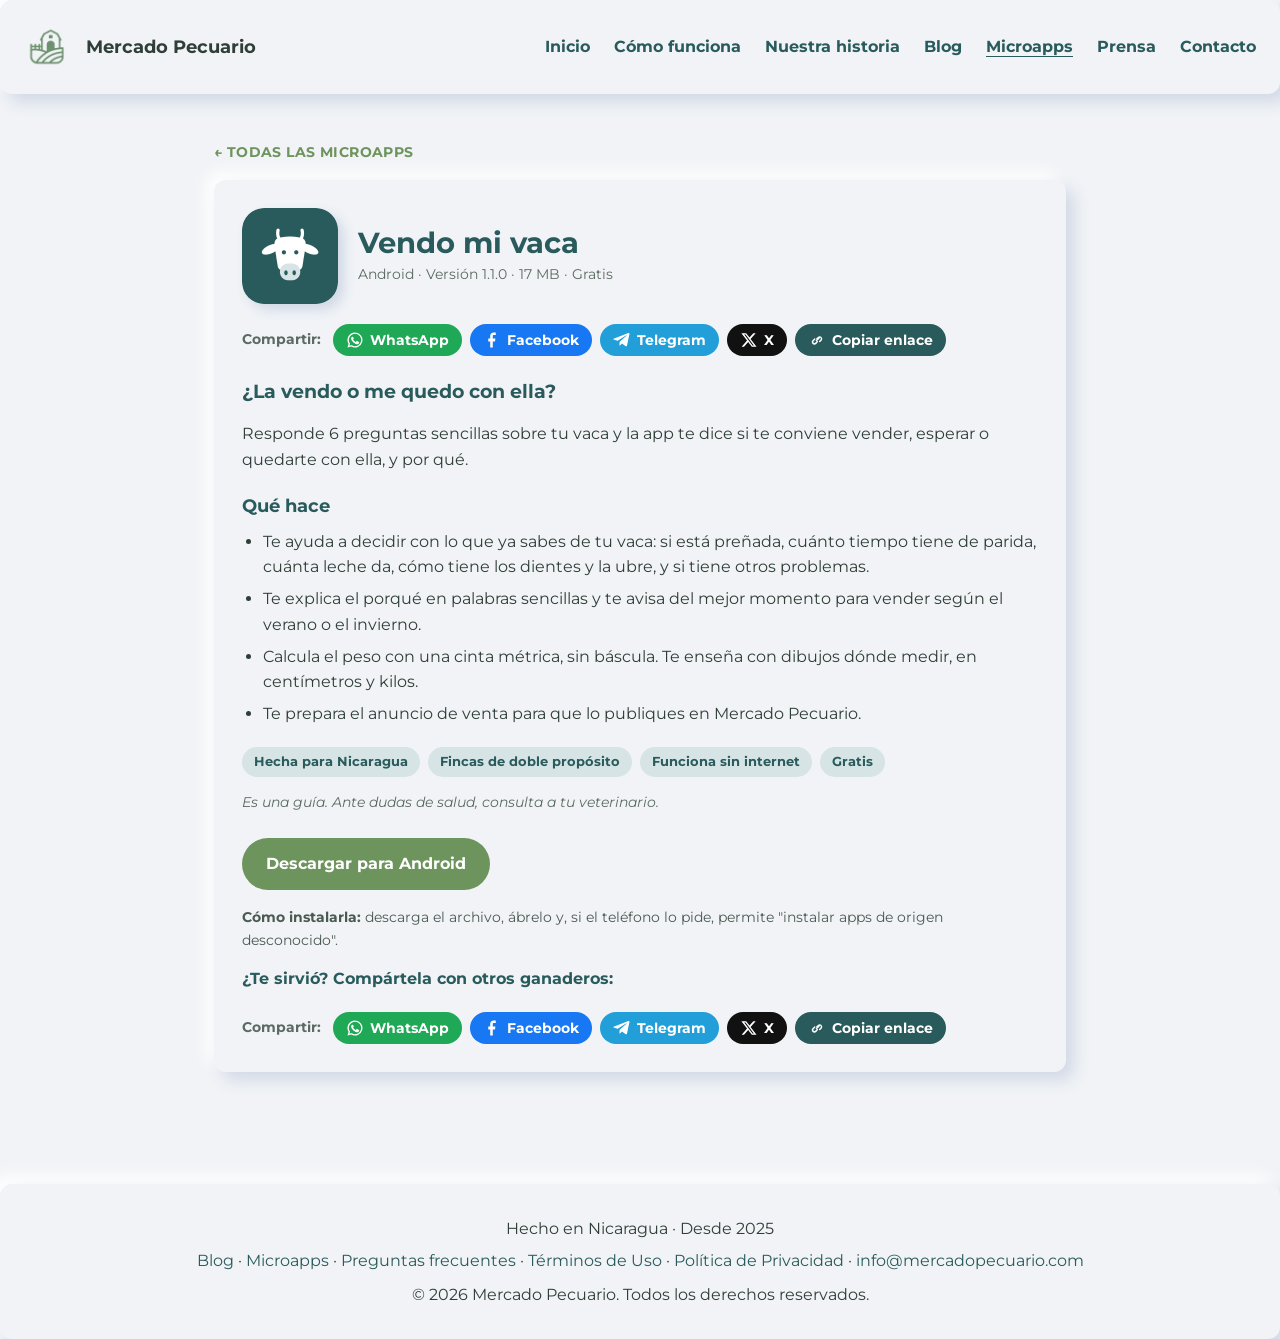
<file: microapps/vendo-mi-vaca/index.html>
<!DOCTYPE html>
<html lang="es">
<head>
<!DOCTYPE html>
<html lang="es">
<head>
  <!-- Google Tag Manager -->
  <script>
  (function(w,d,s,l,i){w[l]=w[l]||[];w[l].push({'gtm.start':
  new Date().getTime(),event:'gtm.js'});var f=d.getElementsByTagName(s)[0],
  j=d.createElement(s),dl=l!='dataLayer'?'&l='+l:'';j.async=true;j.src=
  'https://www.googletagmanager.com/gtm.js?id='+i+dl;f.parentNode.insertBefore(j,f);
  })(window,document,'script','dataLayer','GTM-NP2JBV4L');
  </script>
  <!-- End Google Tag Manager -->

  <meta charset="UTF-8" />
  <meta name="viewport" content="width=device-width, initial-scale=1.0" />
  <title>Vendo mi vaca: ¿la vendo o me quedo con ella? | App gratis</title>

  <link rel="canonical" href="https://mercadopecuario.com/microapps/vendo-mi-vaca/" />
  <link rel="icon" href="/favicon.ico" type="image/x-icon" />

  <meta name="description" content="App gratis para Android que con 6 preguntas sencillas te dice si te conviene vender, esperar o quedarte con tu vaca, y por qué. Calcula el peso con cinta métrica. Funciona sin internet." />
  <meta name="robots" content="index, follow" />
  <meta name="theme-color" content="#295b5c" />

  <meta property="og:type" content="website" />
  <meta property="og:site_name" content="Mercado Pecuario" />
  <meta property="og:locale" content="es_NI" />
  <meta property="og:title" content="Vendo mi vaca · App gratis para ganaderos" />
  <meta property="og:description" content="Responde 6 preguntas sobre tu vaca y la app te dice si te conviene vender, esperar o quedarte con ella. Gratis y sin internet." />
  <meta property="og:url" content="https://mercadopecuario.com/microapps/vendo-mi-vaca/" />
  <meta property="og:image" content="https://mercadopecuario.com/microapps/img/vendo-mi-vaca-og.jpg" />
  <meta property="og:image:width" content="1200" />
  <meta property="og:image:height" content="630" />
  <meta name="twitter:card" content="summary_large_image" />

  <script type="application/ld+json">
  {
    "@context": "https://schema.org",
    "@type": "MobileApplication",
    "name": "Vendo mi vaca",
    "operatingSystem": "Android",
    "applicationCategory": "UtilitiesApplication",
    "softwareVersion": "1.1.0",
    "inLanguage": "es",
    "description": "Responde 6 preguntas sencillas sobre tu vaca y la app te dice si te conviene vender, esperar o quedarte con ella, y por qué. Calcula el peso con cinta métrica y prepara el anuncio de venta. Funciona sin internet.",
    "url": "https://mercadopecuario.com/microapps/vendo-mi-vaca/",
    "downloadUrl": "https://github.com/meagrivera/mercadopecuario/releases/download/vendo-mi-vaca-v1.1.0/vendo-mi-vaca.apk",
    "image": "https://mercadopecuario.com/microapps/img/vendo-mi-vaca.png",
    "offers": {"@type": "Offer", "price": "0", "priceCurrency": "USD"},
    "publisher": {"@id": "https://mercadopecuario.com/#organizacion", "@type": "Organization", "name": "Mercado Pecuario"}
  }
  </script>
  <script type="application/ld+json">
  {
    "@context": "https://schema.org",
    "@type": "BreadcrumbList",
    "itemListElement": [
      {
        "@type": "ListItem",
        "position": 1,
        "name": "Inicio",
        "item": "https://mercadopecuario.com/"
      },
      {
        "@type": "ListItem",
        "position": 2,
        "name": "Microapps",
        "item": "https://mercadopecuario.com/microapps/"
      },
      {
        "@type": "ListItem",
        "position": 3,
        "name": "Vendo mi vaca",
        "item": "https://mercadopecuario.com/microapps/vendo-mi-vaca/"
      }
    ]
  }
  </script>

  <link rel="preconnect" href="https://fonts.gstatic.com" crossorigin />
  <link rel="preconnect" href="https://fonts.googleapis.com" />
  <link href="https://fonts.googleapis.com/css2?family=Montserrat:wght@400;700&display=swap" rel="stylesheet" />
  <link rel="stylesheet" href="/styles.css" />
  <script defer src="/scripts.js"></script>
  <script defer src="/microapps/microapps.js"></script>
</head>

<body>
  <noscript><iframe src="https://www.googletagmanager.com/ns.html?id=GTM-NP2JBV4L"
  height="0" width="0" style="display:none;visibility:hidden"></iframe></noscript>

  <a class="skip-link" href="#vendo-mi-vaca">Saltar al contenido</a>

  <header class="navbar neomorph" role="banner">
    <a class="logo" href="/">
      <img src="/logo-mercado-pecuario.png" alt="Logo de Mercado Pecuario" class="logo-img" width="62" height="62" decoding="async" />
      <span>Mercado Pecuario</span>
    </a>
    <nav id="nav-menu" aria-label="Principal">
      <ul>
        <li><a href="/">Inicio</a></li>
        <li><a href="/#como-funciona">Cómo funciona</a></li>
        <li><a href="/#historia">Nuestra historia</a></li>
        <li><a href="/blog/">Blog</a></li>
        <li><a href="/microapps/" aria-current="page">Microapps</a></li>
        <li><a href="/#prensa">Prensa</a></li>
        <li><a href="/#contacto">Contacto</a></li>
      </ul>
    </nav>
    <button class="menu-toggle" aria-controls="nav-menu" aria-expanded="false" aria-label="Abrir menú">☰</button>
  </header>

  <main class="section app-page">
    <p class="post-breadcrumb"><a href="/microapps/">← Todas las microapps</a></p>

    <article class="app-card neomorph" id="vendo-mi-vaca">
      <div class="app-head">
        <img class="app-icon" src="/microapps/img/vendo-mi-vaca.png" alt="Ícono de Vendo mi vaca" width="96" height="96" />
        <div>
          <h1 class="app-title">Vendo mi vaca</h1>
          <p class="app-meta">Android · Versión 1.1.0 · 17 MB · Gratis</p>
          <p class="app-downloads" data-app="vendo-mi-vaca" hidden>
            <strong class="app-downloads-num">0</strong> <span class="app-downloads-label">descargas</span>
          </p>
        </div>
      </div>

      <div class="share-bar share-top" role="group" aria-label="Compartir Vendo mi vaca">
        <span class="share-title">Compartir:</span>
        <a class="share-btn share-whatsapp" href="https://wa.me/?text=Mira%20esta%20app%20gratis%20para%20ganaderos%3A%20%2AVendo%20mi%20vaca%2A.%20Con%206%20preguntas%20te%20dice%20si%20te%20conviene%20vender%2C%20esperar%20o%20quedarte%20con%20tu%20vaca.%20Funciona%20sin%20internet.%0A%0ADesc%C3%A1rgala%20aqu%C3%AD%3A%20https%3A%2F%2Fmercadopecuario.com%2Fmicroapps%2Fvendo-mi-vaca%2F" target="_blank" rel="noopener noreferrer" aria-label="Compartir en WhatsApp" data-share-net="whatsapp" data-share-app="vendo-mi-vaca"><svg class="share-icon" viewBox="0 0 24 24" aria-hidden="true"><path fill="currentColor" d="M12 2a10 10 0 0 0-8.6 15.1L2 22l5-1.3A10 10 0 1 0 12 2Zm0 18.2a8.2 8.2 0 0 1-4.2-1.2l-.3-.2-3 .8.8-2.9-.2-.3A8.2 8.2 0 1 1 12 20.2Zm4.5-6.1c-.2-.1-1.5-.7-1.7-.8-.2-.1-.4-.1-.6.1l-.8 1c-.1.2-.3.2-.5.1a6.7 6.7 0 0 1-3.3-2.9c-.3-.4.2-.4.7-1.3.1-.2 0-.3 0-.4l-.8-1.8c-.2-.5-.4-.4-.6-.4h-.5a1 1 0 0 0-.7.3 3 3 0 0 0-.9 2.2 5.2 5.2 0 0 0 1.1 2.8 11.9 11.9 0 0 0 4.6 4c1.7.7 2.3.8 3.2.6.5-.1 1.5-.6 1.7-1.2.2-.6.2-1.1.1-1.2l-.5-.3Z"/></svg><span class="share-label">WhatsApp</span></a>
        <a class="share-btn share-facebook" href="https://www.facebook.com/sharer/sharer.php?u=https%3A%2F%2Fmercadopecuario.com%2Fmicroapps%2Fvendo-mi-vaca%2F" target="_blank" rel="noopener noreferrer" aria-label="Compartir en Facebook" data-share-net="facebook" data-share-app="vendo-mi-vaca"><svg class="share-icon" viewBox="0 0 24 24" aria-hidden="true"><path fill="currentColor" d="M13 22v-8h3l.6-4H13V7.2c0-1.1.3-1.8 1.9-1.8H17V2.1C16.6 2 15.5 2 14.2 2 11.5 2 9.6 3.7 9.6 6.8V10H7v4h2.6v8h3.4Z"/></svg><span class="share-label">Facebook</span></a>
        <a class="share-btn share-telegram" href="https://t.me/share/url?url=https%3A%2F%2Fmercadopecuario.com%2Fmicroapps%2Fvendo-mi-vaca%2F&amp;text=Mira%20esta%20app%20gratis%20para%20ganaderos%3A%20Vendo%20mi%20vaca.%20Con%206%20preguntas%20te%20dice%20si%20te%20conviene%20vender%2C%20esperar%20o%20quedarte%20con%20tu%20vaca.%20Funciona%20sin%20internet." target="_blank" rel="noopener noreferrer" aria-label="Compartir en Telegram" data-share-net="telegram" data-share-app="vendo-mi-vaca"><svg class="share-icon" viewBox="0 0 24 24" aria-hidden="true"><path fill="currentColor" d="M21.9 4.3 18.7 19.4c-.2 1.1-.9 1.3-1.8.8l-4.9-3.6-2.4 2.3c-.3.3-.5.5-1 .5l.3-5 9.1-8.2c.4-.4-.1-.6-.6-.2L6.2 13 1.4 11.5c-1-.3-1.1-1 .2-1.5L20.5 2.7c.9-.3 1.6.2 1.4 1.6Z"/></svg><span class="share-label">Telegram</span></a>
        <a class="share-btn share-x" href="https://x.com/intent/post?url=https%3A%2F%2Fmercadopecuario.com%2Fmicroapps%2Fvendo-mi-vaca%2F&amp;text=Mira%20esta%20app%20gratis%20para%20ganaderos%3A%20Vendo%20mi%20vaca.%20Con%206%20preguntas%20te%20dice%20si%20te%20conviene%20vender%2C%20esperar%20o%20quedarte%20con%20tu%20vaca.%20Funciona%20sin%20internet." target="_blank" rel="noopener noreferrer" aria-label="Compartir en X" data-share-net="x" data-share-app="vendo-mi-vaca"><svg class="share-icon" viewBox="0 0 24 24" aria-hidden="true"><path fill="currentColor" d="M17.8 3h3.1l-6.8 7.7L22 21h-6.2l-4.9-6.4L5.3 21H2.2l7.2-8.3L1.8 3h6.4l4.4 5.8L17.8 3Zm-1.1 16.2h1.7L7.4 4.7H5.6l11.1 14.5Z"/></svg><span class="share-label">X</span></a>
        <button type="button" class="share-btn share-copy" data-share-copy="https://mercadopecuario.com/microapps/vendo-mi-vaca/"><svg class="share-icon" viewBox="0 0 24 24" aria-hidden="true"><path fill="currentColor" d="M10.6 13.4a1 1 0 0 1 0-1.4l3.5-3.5a1 1 0 1 1 1.4 1.4L12 13.4a1 1 0 0 1-1.4 0Zm-2.1 4.9a3.5 3.5 0 0 1-2.5-6l2.1-2.1a1 1 0 1 1 1.4 1.4L7.4 13.7a1.5 1.5 0 0 0 2.1 2.1l2.1-2.1a1 1 0 1 1 1.4 1.4L11 17.3a3.5 3.5 0 0 1-2.5 1ZM15.5 15a1 1 0 0 1-.7-1.7l2.1-2.1a1.5 1.5 0 0 0-2.1-2.1l-2.1 2.1a1 1 0 1 1-1.4-1.4L13.4 7.7a3.5 3.5 0 0 1 4.9 4.9l-2.1 2.1a1 1 0 0 1-.7.3Z"/></svg><span class="share-label">Copiar enlace</span></button>
        <button type="button" class="share-btn share-native" data-share-native data-url="https://mercadopecuario.com/microapps/vendo-mi-vaca/" data-title="Vendo mi vaca" data-text="Mira esta app gratis para ganaderos: Vendo mi vaca. Con 6 preguntas te dice si te conviene vender, esperar o quedarte con tu vaca. Funciona sin internet." hidden><svg class="share-icon" viewBox="0 0 24 24" aria-hidden="true"><path fill="currentColor" d="M18 16a3 3 0 0 0-2.4 1.2l-6.7-3.4a3 3 0 0 0 0-1.6l6.7-3.4A3 3 0 1 0 15 7l-6.7 3.4a3 3 0 1 0 0 3.2L15 17a3 3 0 1 0 3-1Z"/></svg><span class="share-label">Más opciones</span></button>
      </div>

      <p class="app-tagline">¿La vendo o me quedo con ella?</p>
      <p>
        Responde 6 preguntas sencillas sobre tu vaca y la app te dice si te conviene vender,
        esperar o quedarte con ella, y por qué.
      </p>

      <h3>Qué hace</h3>
      <ul>
        <li>Te ayuda a decidir con lo que ya sabes de tu vaca: si está preñada, cuánto tiempo tiene de parida, cuánta leche da, cómo tiene los dientes y la ubre, y si tiene otros problemas.</li>
        <li>Te explica el porqué en palabras sencillas y te avisa del mejor momento para vender según el verano o el invierno.</li>
        <li>Calcula el peso con una cinta métrica, sin báscula. Te enseña con dibujos dónde medir, en centímetros y kilos.</li>
        <li>Te prepara el anuncio de venta para que lo publiques en Mercado Pecuario.</li>
      </ul>

      <p class="app-badges">
        <span>Hecha para Nicaragua</span>
        <span>Fincas de doble propósito</span>
        <span>Funciona sin internet</span>
        <span>Gratis</span>
      </p>

      <p class="app-note">Es una guía. Ante dudas de salud, consulta a tu veterinario.</p>

      <div class="app-actions">
        <a class="btn" href="https://github.com/meagrivera/mercadopecuario/releases/download/vendo-mi-vaca-v1.1.0/vendo-mi-vaca.apk" data-app-download="vendo-mi-vaca">Descargar para Android</a>
      </div>

      <p class="app-install">
        <strong>Cómo instalarla:</strong> descarga el archivo, ábrelo y, si el teléfono lo pide,
        permite "instalar apps de origen desconocido".
      </p>

      <p class="share-cta">¿Te sirvió? Compártela con otros ganaderos:</p>
      <div class="share-bar share-bottom" role="group" aria-label="Compartir Vendo mi vaca">
        <span class="share-title">Compartir:</span>
        <a class="share-btn share-whatsapp" href="https://wa.me/?text=Mira%20esta%20app%20gratis%20para%20ganaderos%3A%20%2AVendo%20mi%20vaca%2A.%20Con%206%20preguntas%20te%20dice%20si%20te%20conviene%20vender%2C%20esperar%20o%20quedarte%20con%20tu%20vaca.%20Funciona%20sin%20internet.%0A%0ADesc%C3%A1rgala%20aqu%C3%AD%3A%20https%3A%2F%2Fmercadopecuario.com%2Fmicroapps%2Fvendo-mi-vaca%2F" target="_blank" rel="noopener noreferrer" aria-label="Compartir en WhatsApp" data-share-net="whatsapp" data-share-app="vendo-mi-vaca"><svg class="share-icon" viewBox="0 0 24 24" aria-hidden="true"><path fill="currentColor" d="M12 2a10 10 0 0 0-8.6 15.1L2 22l5-1.3A10 10 0 1 0 12 2Zm0 18.2a8.2 8.2 0 0 1-4.2-1.2l-.3-.2-3 .8.8-2.9-.2-.3A8.2 8.2 0 1 1 12 20.2Zm4.5-6.1c-.2-.1-1.5-.7-1.7-.8-.2-.1-.4-.1-.6.1l-.8 1c-.1.2-.3.2-.5.1a6.7 6.7 0 0 1-3.3-2.9c-.3-.4.2-.4.7-1.3.1-.2 0-.3 0-.4l-.8-1.8c-.2-.5-.4-.4-.6-.4h-.5a1 1 0 0 0-.7.3 3 3 0 0 0-.9 2.2 5.2 5.2 0 0 0 1.1 2.8 11.9 11.9 0 0 0 4.6 4c1.7.7 2.3.8 3.2.6.5-.1 1.5-.6 1.7-1.2.2-.6.2-1.1.1-1.2l-.5-.3Z"/></svg><span class="share-label">WhatsApp</span></a>
        <a class="share-btn share-facebook" href="https://www.facebook.com/sharer/sharer.php?u=https%3A%2F%2Fmercadopecuario.com%2Fmicroapps%2Fvendo-mi-vaca%2F" target="_blank" rel="noopener noreferrer" aria-label="Compartir en Facebook" data-share-net="facebook" data-share-app="vendo-mi-vaca"><svg class="share-icon" viewBox="0 0 24 24" aria-hidden="true"><path fill="currentColor" d="M13 22v-8h3l.6-4H13V7.2c0-1.1.3-1.8 1.9-1.8H17V2.1C16.6 2 15.5 2 14.2 2 11.5 2 9.6 3.7 9.6 6.8V10H7v4h2.6v8h3.4Z"/></svg><span class="share-label">Facebook</span></a>
        <a class="share-btn share-telegram" href="https://t.me/share/url?url=https%3A%2F%2Fmercadopecuario.com%2Fmicroapps%2Fvendo-mi-vaca%2F&amp;text=Mira%20esta%20app%20gratis%20para%20ganaderos%3A%20Vendo%20mi%20vaca.%20Con%206%20preguntas%20te%20dice%20si%20te%20conviene%20vender%2C%20esperar%20o%20quedarte%20con%20tu%20vaca.%20Funciona%20sin%20internet." target="_blank" rel="noopener noreferrer" aria-label="Compartir en Telegram" data-share-net="telegram" data-share-app="vendo-mi-vaca"><svg class="share-icon" viewBox="0 0 24 24" aria-hidden="true"><path fill="currentColor" d="M21.9 4.3 18.7 19.4c-.2 1.1-.9 1.3-1.8.8l-4.9-3.6-2.4 2.3c-.3.3-.5.5-1 .5l.3-5 9.1-8.2c.4-.4-.1-.6-.6-.2L6.2 13 1.4 11.5c-1-.3-1.1-1 .2-1.5L20.5 2.7c.9-.3 1.6.2 1.4 1.6Z"/></svg><span class="share-label">Telegram</span></a>
        <a class="share-btn share-x" href="https://x.com/intent/post?url=https%3A%2F%2Fmercadopecuario.com%2Fmicroapps%2Fvendo-mi-vaca%2F&amp;text=Mira%20esta%20app%20gratis%20para%20ganaderos%3A%20Vendo%20mi%20vaca.%20Con%206%20preguntas%20te%20dice%20si%20te%20conviene%20vender%2C%20esperar%20o%20quedarte%20con%20tu%20vaca.%20Funciona%20sin%20internet." target="_blank" rel="noopener noreferrer" aria-label="Compartir en X" data-share-net="x" data-share-app="vendo-mi-vaca"><svg class="share-icon" viewBox="0 0 24 24" aria-hidden="true"><path fill="currentColor" d="M17.8 3h3.1l-6.8 7.7L22 21h-6.2l-4.9-6.4L5.3 21H2.2l7.2-8.3L1.8 3h6.4l4.4 5.8L17.8 3Zm-1.1 16.2h1.7L7.4 4.7H5.6l11.1 14.5Z"/></svg><span class="share-label">X</span></a>
        <button type="button" class="share-btn share-copy" data-share-copy="https://mercadopecuario.com/microapps/vendo-mi-vaca/"><svg class="share-icon" viewBox="0 0 24 24" aria-hidden="true"><path fill="currentColor" d="M10.6 13.4a1 1 0 0 1 0-1.4l3.5-3.5a1 1 0 1 1 1.4 1.4L12 13.4a1 1 0 0 1-1.4 0Zm-2.1 4.9a3.5 3.5 0 0 1-2.5-6l2.1-2.1a1 1 0 1 1 1.4 1.4L7.4 13.7a1.5 1.5 0 0 0 2.1 2.1l2.1-2.1a1 1 0 1 1 1.4 1.4L11 17.3a3.5 3.5 0 0 1-2.5 1ZM15.5 15a1 1 0 0 1-.7-1.7l2.1-2.1a1.5 1.5 0 0 0-2.1-2.1l-2.1 2.1a1 1 0 1 1-1.4-1.4L13.4 7.7a3.5 3.5 0 0 1 4.9 4.9l-2.1 2.1a1 1 0 0 1-.7.3Z"/></svg><span class="share-label">Copiar enlace</span></button>
        <button type="button" class="share-btn share-native" data-share-native data-url="https://mercadopecuario.com/microapps/vendo-mi-vaca/" data-title="Vendo mi vaca" data-text="Mira esta app gratis para ganaderos: Vendo mi vaca. Con 6 preguntas te dice si te conviene vender, esperar o quedarte con tu vaca. Funciona sin internet." hidden><svg class="share-icon" viewBox="0 0 24 24" aria-hidden="true"><path fill="currentColor" d="M18 16a3 3 0 0 0-2.4 1.2l-6.7-3.4a3 3 0 0 0 0-1.6l6.7-3.4A3 3 0 1 0 15 7l-6.7 3.4a3 3 0 1 0 0 3.2L15 17a3 3 0 1 0 3-1Z"/></svg><span class="share-label">Más opciones</span></button>
      </div>
    </article>
  </main>

  <footer class="footer neomorph" role="contentinfo">
    <p>Hecho en Nicaragua · Desde 2025</p>
    <p class="footer-links">
      <a href="/blog/">Blog</a> ·
      <a href="/microapps/">Microapps</a> ·
      <a href="/#preguntas">Preguntas frecuentes</a> ·
      <a href="/#terminos">Términos de Uso</a> ·
      <a href="/#politica">Política de Privacidad</a> ·
      <a href="mailto:info@mercadopecuario.com">info@mercadopecuario.com</a>
    </p>
    <p>&copy; 2026 Mercado Pecuario. Todos los derechos reservados.</p>
  </footer>
</body>
</html>
</file>
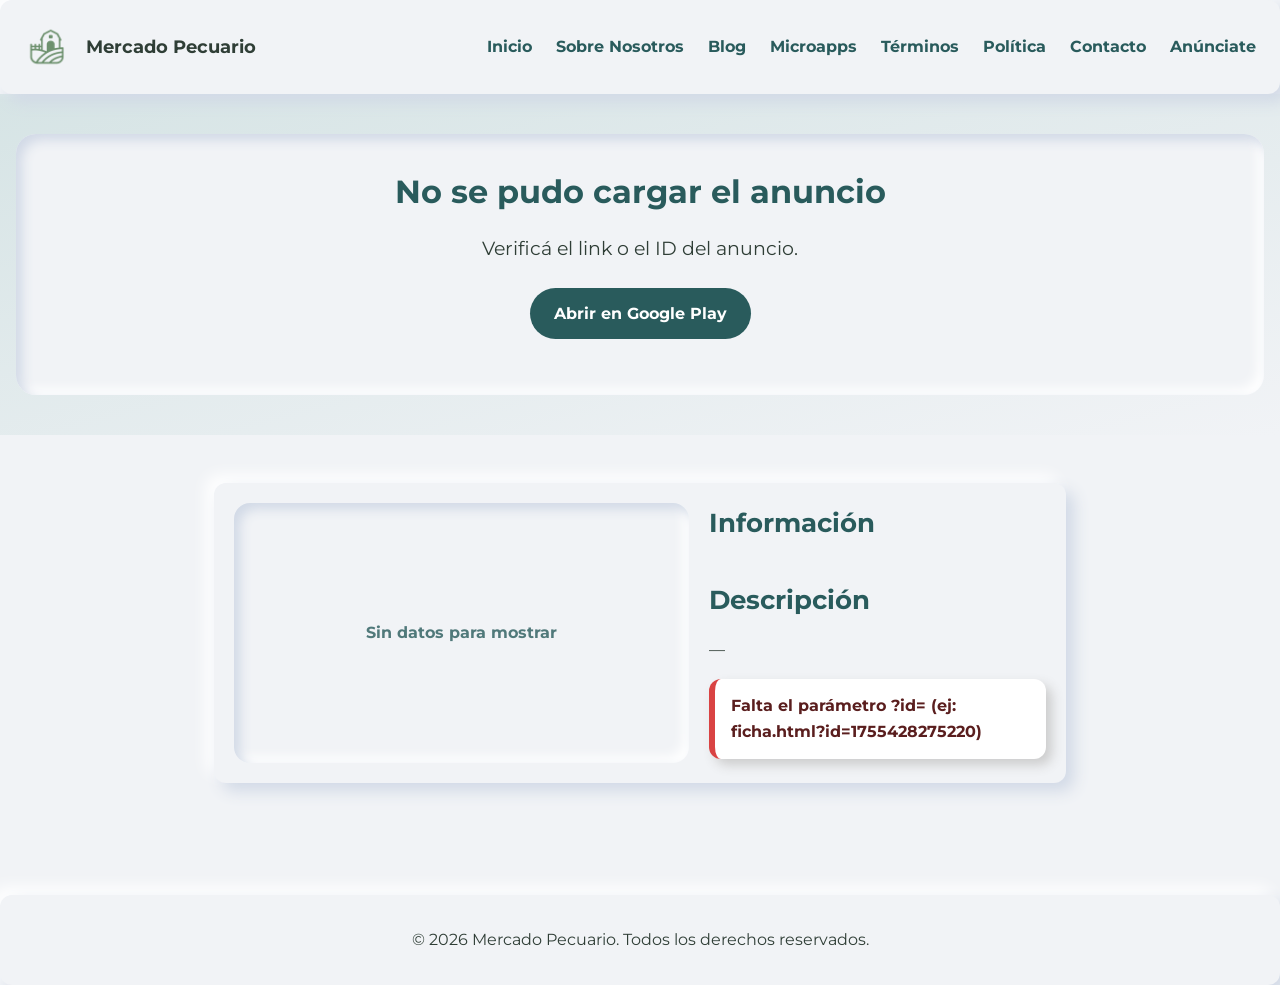
<file: ficha.html>
<!-- ficha.html (COPIAR Y PEGAR) -->
<!DOCTYPE html>
<html lang="es">
<head>
  <!-- Google Tag Manager -->
  <script>
  (function(w,d,s,l,i){w[l]=w[l]||[];w[l].push({'gtm.start':
  new Date().getTime(),event:'gtm.js'});var f=d.getElementsByTagName(s)[0],
  j=d.createElement(s),dl=l!='dataLayer'?'&l='+l:'';j.async=true;j.src=
  'https://www.googletagmanager.com/gtm.js?id='+i+dl;f.parentNode.insertBefore(j,f);
  })(window,document,'script','dataLayer','GTM-NP2JBV4L');
  </script>
  <!-- End Google Tag Manager -->

  <meta charset="UTF-8" />
  <meta name="viewport" content="width=device-width, initial-scale=1.0" />

  <title>Mercado Pecuario | Ficha</title>

  <link rel="canonical" href="https://mercadopecuario.com/ficha.html" />
  <link rel="icon" href="favicon.ico" type="image/x-icon" />

  <meta name="description" content="Ficha pública de Mercado Pecuario." />
  <meta name="robots" content="index, follow" />
  <meta name="theme-color" content="#295b5c" />

  <meta property="og:title" content="Mercado Pecuario | Ficha" />
  <meta property="og:description" content="Ficha pública de un anuncio en Mercado Pecuario." />
  <meta property="og:type" content="website" />
  <meta property="og:url" content="https://mercadopecuario.com/ficha.html" />
  <meta property="og:image" content="https://mercadopecuario.com/poster1.jpg" />
  <meta property="og:image:width" content="1200" />
  <meta property="og:image:height" content="630" />

  <meta name="twitter:card" content="summary_large_image" />
  <meta name="twitter:title" content="Mercado Pecuario | Ficha" />
  <meta name="twitter:description" content="Ficha pública de un anuncio en Mercado Pecuario." />
  <meta name="twitter:image" content="https://mercadopecuario.com/poster1.jpg" />

  <link rel="preconnect" href="https://fonts.gstatic.com" crossorigin />
  <link rel="preconnect" href="https://fonts.googleapis.com" />
  <link href="https://fonts.googleapis.com/css2?family=Montserrat:wght@400;700&display=swap" rel="stylesheet" />

  <!-- Cache-bust -->
  <link rel="stylesheet" href="styles.css?v=20260123_2" />
  <link rel="stylesheet" href="ficha.css?v=20260123_2" />

  <script defer src="scripts.js?v=20260123_2"></script>
  <script defer src="ficha.js?v=20260123_2"></script>
</head>

<body>
  <!-- Google Tag Manager (noscript) -->
  <noscript><iframe src="https://www.googletagmanager.com/ns.html?id=GTM-NP2JBV4L"
  height="0" width="0" style="display:none;visibility:hidden"></iframe></noscript>
  <!-- End Google Tag Manager (noscript) -->

  <a class="skip-link" href="#detalle">Saltar al contenido</a>

  <header class="navbar neomorph" role="banner">
    <div class="logo">
      <img src="logo-mercado-pecuario.png" alt="Logo de Mercado Pecuario" class="logo-img" width="62" height="62" decoding="async" />
      <span>Mercado Pecuario</span>
    </div>

    <nav id="nav-menu" aria-label="Principal">
      <ul>
        <li><a href="index.html#inicio">Inicio</a></li>
        <li><a href="index.html#sobre">Sobre Nosotros</a></li>
        <li><a href="/blog/">Blog</a></li>
        <li><a href="/microapps/">Microapps</a></li>
        <li><a href="index.html#terminos">Términos</a></li>
        <li><a href="index.html#politica">Política</a></li>
        <li><a href="index.html#contacto">Contacto</a></li>
        <li><a href="index.html#anunciar">Anúnciate</a></li>
      </ul>
    </nav>

    <button class="menu-toggle" aria-controls="nav-menu" aria-expanded="false" aria-label="Abrir menú">☰</button>
  </header>

  <section class="hero hero-compact" id="detalle">
    <div class="hero-content neomorph-in">
      <h1 id="mpTitle">Cargando anuncio…</h1>
      <p id="mpSubtitle">Mercado Pecuario • ficha pública</p>

      <div class="actions-row">
        <a id="btnWhatsapp" class="btn" href="#" target="_blank" rel="noopener noreferrer" style="display:none;">
          Contactar por WhatsApp
        </a>
        <a class="btn btn-secondary" href="https://play.google.com/store/apps/details?id=com.mercadopecuario" target="_blank" rel="noopener noreferrer">
          Abrir en Google Play
        </a>
      </div>

      <p class="muted" id="privacyHint"></p>
    </div>
  </section>

  <section class="section" aria-label="Detalle del anuncio">
    <div class="mp-card neomorph">
      <div class="mp-grid">
        <div class="mp-media neomorph-in" id="mpMedia">
          <div class="mp-media-placeholder">Cargando foto…</div>
        </div>

        <div class="mp-info">
          <h2 class="mp-h2">Información</h2>
          <div class="mp-kv" id="mpKv"></div>

          <h2 class="mp-h2" style="margin-top:1.25rem;">Descripción</h2>
          <p id="mpDesc" class="mp-desc">—</p>

          <div class="mp-error" id="mpError" style="display:none;"></div>
        </div>
      </div>
    </div>
  </section>

  <footer class="footer neomorph" role="contentinfo">
    <p>&copy; 2026 Mercado Pecuario. Todos los derechos reservados.</p>
  </footer>
</body>
</html>
</file>
<file: styles.css>
html, body {
  width: 100%;
  max-width: 100vw;
  overflow-x: hidden;
}

/* Reset */
* { margin: 0; padding: 0; box-sizing: border-box; }

body {
  font-family: 'Montserrat', sans-serif;
  background: #f1f3f6;
  color: #2f3e36;
  line-height: 1.6;
}

a { color: #295b5c; text-decoration: none; }
a:hover { text-decoration: underline; }
h1, h2 { color: #295b5c; }

/* Skip link */
.skip-link {
  position: absolute; left: -999px; top: auto; width: 1px; height: 1px; overflow: hidden;
}
.skip-link:focus {
  left: 1rem; top: 1rem; width: auto; height: auto; padding: .5rem .75rem;
  background: #ffffff; border-radius: 8px; box-shadow: 0 2px 8px rgba(0,0,0,.12);
}

/* Neomorfismo */
.neomorph {
  background: #f1f3f6;
  box-shadow: 8px 8px 16px #d1d9e6, -8px -8px 16px #ffffff;
  border-radius: 12px;
  padding: 1rem 2rem;
}

.neomorph-in {
  background: #f1f3f6;
  box-shadow: inset 6px 6px 12px #d1d9e6, inset -6px -6px 12px #ffffff;
  border-radius: 20px;
  padding: 2rem;
}

/* Navbar */
.navbar {
  position: sticky; top: 0; z-index: 1000;
  display: flex; flex-wrap: wrap; justify-content: space-between; align-items: center;
  padding: 1rem; margin: 0 auto; width: 100%; max-width: 100%; box-sizing: border-box;
  background: #f1f3f6;
}

.navbar ul { list-style: none; display: flex; flex-wrap: wrap; justify-content: center; gap: .5rem; }
.navbar li { margin: 0.25rem 0.5rem; }
.navbar a { text-decoration: none; color: #295b5c; font-weight: 700; white-space: nowrap; }

.logo { display: flex; align-items: center; font-size: 1.1rem; font-weight: 700; gap: 0.5rem; }
.logo-img { height: 62px; width: 62px; }

/* Hero */
.hero {
  background: linear-gradient(to bottom right, #d6e4e5, #f1f3f6);
  text-align: center;
  padding: 4rem 1rem;
}

.hero-content h1 { font-size: 2rem; margin-bottom: 1rem; }
.hero-content p { font-size: 1.2rem; margin-bottom: 1.5rem; }

.btn {
  display: inline-block;
  background-color: #6e945d;
  color: white;
  padding: 0.8rem 1.5rem;
  border-radius: 30px;
  font-weight: bold;
  transition: transform .2s ease, background-color .2s ease;
}
.btn:hover { background-color: #527347; transform: translateY(-1px); }

/* Sections */
.section { padding: 3rem 1.5rem; max-width: 900px; margin: auto; }
.section h2 { font-size: 1.6rem; margin-bottom: 1rem; }

/* Galería */
.image-grid {
  display: grid;
  grid-template-columns: 1fr 1fr;
  gap: 1rem;
  margin-top: 2rem;
}
.image-grid img {
  width: 100%;
  height: auto;
  border-radius: 12px;
  box-shadow: 6px 6px 12px #ccc;
}

/* Footer */
.footer { text-align: center; padding: 2rem 1rem; margin-top: 4rem; }

/* Menu button */
.menu-toggle {
  display: none;
  background: none;
  font-size: 2rem;
  border: none;
  color: #295b5c;
  cursor: pointer;
}

/* Responsive navbar */
@media (max-width: 768px) {
  .navbar { flex-direction: column; align-items: flex-start; gap: .5rem; }
  .menu-toggle { display: block; margin-left: auto; }

  #nav-menu ul {
    flex-direction: column; align-items: flex-start; width: 100%;
    display: none; gap: .25rem;
  }
  #nav-menu ul.show { display: flex; }
  #nav-menu li { width: 100%; padding: 0.25rem 0; }
}

/* Store badge */
.store-badge-wrapper {
  display: flex; align-items: center; justify-content: center; flex-wrap: wrap;
  gap: 1rem; margin: 1rem 0 2rem 0;
}
.google-play-link img {
  height: 56px; width: auto; border-radius: 6px; transition: transform .2s ease;
}
.google-play-link img:hover { transform: scale(1.03); }
.coming-soon { font-size: .95rem; font-weight: 700; color: #d94343; }

/* -------- Redes sociales (optimizado y responsivo) -------- */
.social-bar {
  display: flex;
  justify-content: center;
  align-items: center;
  flex-wrap: wrap;
  gap: 0.8rem;
  margin-top: 1.25rem; /* separación del botón */
}

.social-link {
  display: flex;
  align-items: center;
  gap: 0.4rem;
  padding: 0.55rem 0.9rem;
  border-radius: 12px;
  color: #295b5c;
  background: #f1f3f6;
  box-shadow: 6px 6px 12px #d1d9e6, -6px -6px 12px #ffffff;
  font-weight: 600;
  font-size: 0.95rem;
  transition: transform .15s ease, box-shadow .2s ease;
}

.social-link:hover {
  transform: translateY(-1px);
  box-shadow: 8px 8px 16px #d1d9e6, -8px -8px 16px #ffffff;
  text-decoration: none;
}

.social-link:active { transform: translateY(0); }

.social-link .icon {
  width: 20px;
  height: 20px;
  display: inline-block;
}

/* Ajustes responsivos para móvil */
@media (max-width: 600px) {
  .social-bar { gap: 0.5rem; }

  .social-link {
    padding: 0.5rem;          /* menos padding */
    border-radius: 10px;
    font-size: 0;             /* oculta el texto, deja solo iconos */
    box-shadow: 4px 4px 8px #d1d9e6, -4px -4px 8px #ffffff; /* sombra más sutil */
  }

  .social-link .icon {
    width: 26px;              /* icono un poco más grande para tacto */
    height: 26px;
  }

  .social-link span { display: none; } /* asegura ocultar texto */
}


/* -------- Secciones de contenido -------- */
.hero-note { font-size: .95rem !important; margin-top: -1.25rem; }

.stats {
  list-style: none;
  display: grid;
  grid-template-columns: repeat(auto-fit, minmax(140px, 1fr));
  gap: 1rem;
  text-align: center;
}
.stat { display: flex; flex-direction: column; padding: 1.25rem 1rem; }
.stat strong { font-size: 1.8rem; color: #295b5c; }
.stat span { font-size: .95rem; }

.steps {
  list-style: none;
  display: grid;
  grid-template-columns: repeat(auto-fit, minmax(220px, 1fr));
  gap: 1rem;
  margin-bottom: 1.5rem;
}
.steps li { display: flex; flex-direction: column; gap: .4rem; padding: 1.25rem; }
.steps strong { color: #295b5c; }

.section p + p { margin-top: .9rem; }

.quote { margin-top: 1.75rem; padding: 1.5rem 2rem; }
.quote p { font-size: 1.2rem; font-style: italic; color: #295b5c; }
.quote footer { margin-top: .5rem; font-size: .95rem; }

.tips { padding-left: 1.25rem; margin: 1rem 0; }
.tips li + li { margin-top: .4rem; }

.press-blurb { margin: .75rem 0 1rem; padding: 1.25rem 1.5rem; }

.legal { font-size: .95rem; }

.footer-links { margin: .5rem 0; }
.footer p + p { margin-top: .4rem; }

/* Foto del fundador */
.founder { float: right; width: 260px; margin: 0 0 1rem 1.5rem; text-align: center; }
.founder img {
  width: 100%; height: auto; border-radius: 16px;
  box-shadow: 8px 8px 16px #d1d9e6, -8px -8px 16px #ffffff;
}
.founder figcaption { font-size: .85rem; margin-top: .5rem; }
#historia::after { content: ""; display: block; clear: both; }
@media (max-width: 600px) {
  .founder { float: none; width: 100%; max-width: 320px; margin: 0 auto 1.25rem; }
}

/* Fotos de la historia */
.story-photos { clear: both; align-items: start; }
.story-photos figure { margin: 0; }
.story-photos figcaption { font-size: .85rem; margin-top: .5rem; text-align: center; }
@media (max-width: 600px) { .image-grid { grid-template-columns: 1fr; } }

/* Video de la historia */
.story-video { margin: 1.75rem auto 0; max-width: 560px; }
.story-video video {
  display: block; width: 100%; height: auto; border-radius: 12px; background: #000;
  box-shadow: 8px 8px 16px #d1d9e6, -8px -8px 16px #ffffff;
}
.story-video figcaption { font-size: .85rem; margin-top: .5rem; text-align: center; }

/* Preguntas frecuentes */
.faq { display: flex; flex-direction: column; gap: .75rem; }
.faq-item { padding: 1rem 1.25rem; }
.faq-item summary { cursor: pointer; font-weight: 700; color: #295b5c; }
.faq-item p { margin-top: .6rem; }

/* Utilidades compartidas */
a.logo { color: #2f3e36; }
a.logo:hover { text-decoration: none; }
.actions-row { display: flex; gap: .75rem; justify-content: center; flex-wrap: wrap; margin-top: 1rem; }
.btn.btn-secondary { background-color: #295b5c; }
.btn.btn-secondary:hover { background-color: #204748; }
.navbar a[aria-current="page"] { text-decoration: underline; text-underline-offset: 4px; }

/* -------- Blog -------- */
.blog-title { font-size: 2rem; margin-bottom: .5rem; }
.blog-intro { margin-bottom: 2rem; }
.post-list { display: grid; gap: 1.5rem; }
.post-card { display: grid; grid-template-columns: 300px 1fr; gap: 1.5rem; padding: 1.25rem; align-items: center; }
.post-card-img img { width: 100%; height: auto; border-radius: 10px; display: block; }
.post-card h2 { font-size: 1.3rem; line-height: 1.3; margin: .25rem 0 .6rem; }
.post-card-meta, .post-card-author { font-size: .85rem; color: #5b6b62; }
.post-card-author { margin-top: .6rem; }
@media (max-width: 700px) { .post-card { grid-template-columns: 1fr; } }

.post { max-width: 720px; margin: 0 auto; padding: 2.5rem 1.25rem 1rem; font-size: 1.05rem; line-height: 1.75; }
.post h1 { font-size: 2.1rem; line-height: 1.25; margin: .5rem 0 1rem; }
.post h2 { font-size: 1.5rem; margin: 2.25rem 0 .75rem; }
.post h3 { font-size: 1.15rem; color: #295b5c; margin: 1.5rem 0 .5rem; }
.post p + p { margin-top: .9rem; }
.post ul, .post ol { padding-left: 1.4rem; margin: .75rem 0; }
.post li + li { margin-top: .4rem; }
.post-breadcrumb { font-size: .85rem; font-weight: 700; text-transform: uppercase; letter-spacing: .03em; color: #6e945d; }
.post-lead { font-size: 1.2rem; font-style: italic; color: #4a5a52; }
.post-byline { display: flex; align-items: center; gap: .75rem; margin: 1.25rem 0 1.5rem; font-size: .95rem; line-height: 1.5; }
.post-byline img { width: 48px; height: 48px; border-radius: 50%; object-fit: cover; }
.post-figure { margin: 1.5rem 0; }
.post-figure img { width: 100%; height: auto; border-radius: 12px; display: block; box-shadow: 6px 6px 12px #d1d9e6; }
.post-figure figcaption { font-size: .8rem; color: #5b6b62; margin-top: .5rem; line-height: 1.5; }
.post-hero { margin-top: 0; }
.post .quote { margin: 1.75rem 0; }
.post-cta { margin: 2.5rem 0 2rem; text-align: center; }
.post-cta h2 { margin-top: 0; font-size: 1.35rem; }
.post-cta-note { font-size: .9rem; margin-top: 1rem; }
.post-meta { border-top: 1px solid #d1d9e6; padding-top: 1.25rem; font-size: .9rem; }
.post-meta p + p { margin-top: .6rem; }
.post-table-wrap { overflow-x: auto; margin: 1.25rem 0; }
.post-table { width: 100%; border-collapse: collapse; font-size: .95rem; line-height: 1.5; }
.post-table th, .post-table td { padding: .6rem .75rem; text-align: left; border-bottom: 1px solid #d1d9e6; }
.post-table th { color: #295b5c; }
.post-table caption { caption-side: bottom; font-size: .8rem; color: #5b6b62; text-align: left; padding-top: .5rem; }
@media (max-width: 600px) { .post h1 { font-size: 1.6rem; } .post { font-size: 1rem; } }

/* -------- Blog: compartir -------- */
.share-bar { display: flex; flex-wrap: wrap; align-items: center; gap: .5rem; margin: 1rem 0 1.5rem; }
.share-title { font-size: .85rem; font-weight: 700; color: #5b6b62; margin-right: .25rem; }
.share-btn {
  display: inline-flex; align-items: center; gap: .4rem;
  padding: .45rem .8rem; border-radius: 999px; border: none; cursor: pointer;
  font: 700 .85rem 'Montserrat', sans-serif; color: #fff; text-decoration: none;
  transition: transform .15s ease, filter .15s ease;
}
.share-btn[hidden] { display: none; }
.share-btn:hover { transform: translateY(-1px); filter: brightness(1.08); text-decoration: none; }
.share-btn:focus-visible { outline: 3px solid #295b5c; outline-offset: 2px; }
.share-icon { width: 18px; height: 18px; flex: none; }
.share-whatsapp { background: #1fa855; }
.share-facebook { background: #1877f2; }
.share-x { background: #111; }
.share-telegram { background: #229ed9; }
.share-linkedin { background: #0a66c2; }
.share-email, .share-copy, .share-native { background: #295b5c; }
.share-cta { margin-top: 2rem; font-weight: 700; color: #295b5c; }
.post-meta .share-bar, .share-bottom { margin-top: .5rem; }
@media (max-width: 600px) {
  .share-btn { padding: .55rem; }
  .share-btn .share-label { display: none; }
  .share-whatsapp .share-label, .share-copy .share-label { display: inline; }
  .share-icon { width: 20px; height: 20px; }
}

/* -------- Blog: escuchar el artículo -------- */
.tts-player {
  display: flex; flex-wrap: wrap; align-items: center; gap: .75rem 1rem;
  padding: .9rem 1.1rem; margin: 0 0 1rem;
}
.tts-player[hidden] { display: none; }
.tts-play {
  display: inline-flex; align-items: center; gap: .5rem;
  background: #6e945d; color: #fff; border: none; border-radius: 999px;
  padding: .6rem 1.2rem; font: 700 .95rem 'Montserrat', sans-serif; cursor: pointer;
}
.tts-play:hover { background: #527347; }
.tts-play:focus-visible, .tts-stop:focus-visible, .tts-rate:focus-visible { outline: 3px solid #295b5c; outline-offset: 2px; }
.tts-icon { width: 20px; height: 20px; }
.tts-icon-pause { display: none; }
.tts-play.is-playing .tts-icon-play { display: none; }
.tts-play.is-playing .tts-icon-pause { display: inline; }
.tts-stop {
  display: inline-flex; align-items: center; justify-content: center;
  width: 40px; height: 40px; border-radius: 50%; border: none; cursor: pointer;
  background: #295b5c; color: #fff;
}
.tts-stop[hidden] { display: none; }
.tts-rate-label { font-size: .85rem; color: #5b6b62; display: inline-flex; align-items: center; gap: .4rem; }
.tts-rate { font: inherit; padding: .3rem .4rem; border-radius: 8px; border: 1px solid #c9d3cd; background: #fff; color: #2f3e36; }
.tts-progress { flex: 1 1 100%; height: 4px; border-radius: 4px; background: #d6e0da; overflow: hidden; }
.tts-progress span { display: block; height: 100%; width: 0; background: #6e945d; transition: width .3s ease; }
.tts-status { flex: 1 1 100%; font-size: .8rem; color: #5b6b62; margin: 0; min-height: 1em; }
.post .tts-active { background: #e4eedb; box-shadow: 0 0 0 6px #e4eedb; border-radius: 4px; transition: background .2s ease; }

/* -------- Microapps -------- */
.app-card { padding: 1.75rem; }
.app-card h3 { color: #295b5c; font-size: 1.1rem; margin: 1.25rem 0 .5rem; }
.app-card ul { padding-left: 1.3rem; }
.app-card li + li { margin-top: .4rem; }
.app-head { display: flex; align-items: center; gap: 1.25rem; margin-bottom: 1.25rem; }
.app-icon { width: 96px; height: 96px; border-radius: 22px; flex-shrink: 0; box-shadow: 6px 6px 12px #d1d9e6; }
.app-head h2 { font-size: 1.6rem; margin: 0; line-height: 1.2; }
.app-meta { font-size: .85rem; color: #5b6b62; margin-top: .25rem; }
.app-downloads { margin-top: .4rem; font-size: .95rem; color: #2f3e36; }
.app-downloads-num { font-size: 1.3rem; color: #6e945d; }
.app-tagline { font-size: 1.2rem; font-weight: 700; color: #295b5c; margin-bottom: .4rem; }
.app-badges { display: flex; flex-wrap: wrap; gap: .5rem; margin: 1.25rem 0 .75rem; }
.app-badges span { background: #d6e4e5; color: #295b5c; font-size: .8rem; font-weight: 700; padding: .3rem .75rem; border-radius: 999px; }
.app-note { font-size: .9rem; font-style: italic; color: #5b6b62; }
.app-actions { margin: 1.5rem 0 1rem; }
.app-install { font-size: .9rem; color: #4a5a52; }
.app-head h2 a { color: inherit; text-decoration: none; }
.app-head h2 a:hover { text-decoration: underline; }
.app-title { font-size: 1.8rem; margin: 0; line-height: 1.2; color: #295b5c; }
.app-page .post-breadcrumb { margin-bottom: 1rem; }
.app-page .post-breadcrumb a { color: inherit; text-decoration: none; }
.app-card .share-bar { margin: 1.25rem 0 0; }
.app-card .share-top { margin: 0 0 1.25rem; }
.app-actions { display: flex; flex-wrap: wrap; gap: .75rem; }
@media (max-width: 500px) { .app-title { font-size: 1.4rem; } }
@media (max-width: 500px) { .app-card { padding: 1.25rem; } .app-icon { width: 72px; height: 72px; border-radius: 16px; } }
</file>
<file: ficha.css>
/* ficha.css (COPIAR Y PEGAR) */

/* Compact hero */
.hero-compact { padding: 2.5rem 1rem; }

.actions-row {
  display: flex;
  gap: .75rem;
  justify-content: center;
  flex-wrap: wrap;
  margin-top: 1rem;
}

/* Secondary button */
.btn.btn-secondary { background-color: #295b5c; }
.btn.btn-secondary:hover { background-color: #204748; }

/* Card */
.mp-card { padding: 1.25rem; }

.mp-grid {
  display: grid;
  grid-template-columns: 1fr;
  gap: 1.25rem;
  align-items: start;
}

@media (min-width: 900px) {
  .mp-grid { grid-template-columns: 1.15fr .85fr; }
}

/* Media */
.mp-media {
  border-radius: 16px;
  padding: .75rem;
  min-height: 260px;
  display: flex;
  align-items: center;
  justify-content: center;
  overflow: hidden;
}

.mp-media img {
  width: 100%;
  max-width: 100%;
  height: auto;
  border-radius: 14px;
  display: block;
  box-shadow: 6px 6px 12px #ccc;
}

.mp-media-placeholder {
  color: #295b5c;
  font-weight: 700;
  opacity: .8;
  text-align: center;
}

/* Info */
.mp-h2 { color: #295b5c; font-size: 1.2rem; margin-bottom: .75rem; }

.mp-kv {
  display: grid;
  grid-template-columns: 1fr 1fr;
  gap: .75rem;
}

@media (max-width: 700px) {
  .mp-kv { grid-template-columns: 1fr; }
}

.mp-kv-item {
  background: #f1f3f6;
  box-shadow: inset 6px 6px 12px #d1d9e6, inset -6px -6px 12px #ffffff;
  border-radius: 14px;
  padding: .75rem .9rem;
  min-height: 64px;
  display: flex;
  flex-direction: column;
  justify-content: center;
}

.mp-kv-item b {
  display: block;
  font-size: .78rem;
  opacity: .75;
  margin-bottom: .2rem;
  color: #295b5c;
  letter-spacing: .2px;
}

.mp-kv-item span {
  font-weight: 700;
  color: #2f3e36;
  word-break: break-word;
}

/* Description */
.mp-desc {
  margin-top: .25rem;
  white-space: pre-wrap;
  word-break: break-word;
}

.muted { opacity: .75; }

/* Error */
.mp-error {
  margin-top: 1rem;
  background: #ffffff;
  border-radius: 12px;
  padding: .9rem 1rem;
  box-shadow: 6px 6px 12px #ccc;
  border-left: 6px solid #d94343;
  color: #5a1e1e;
  font-weight: 700;
  white-space: pre-wrap;
  word-break: break-word;
}
</file>
